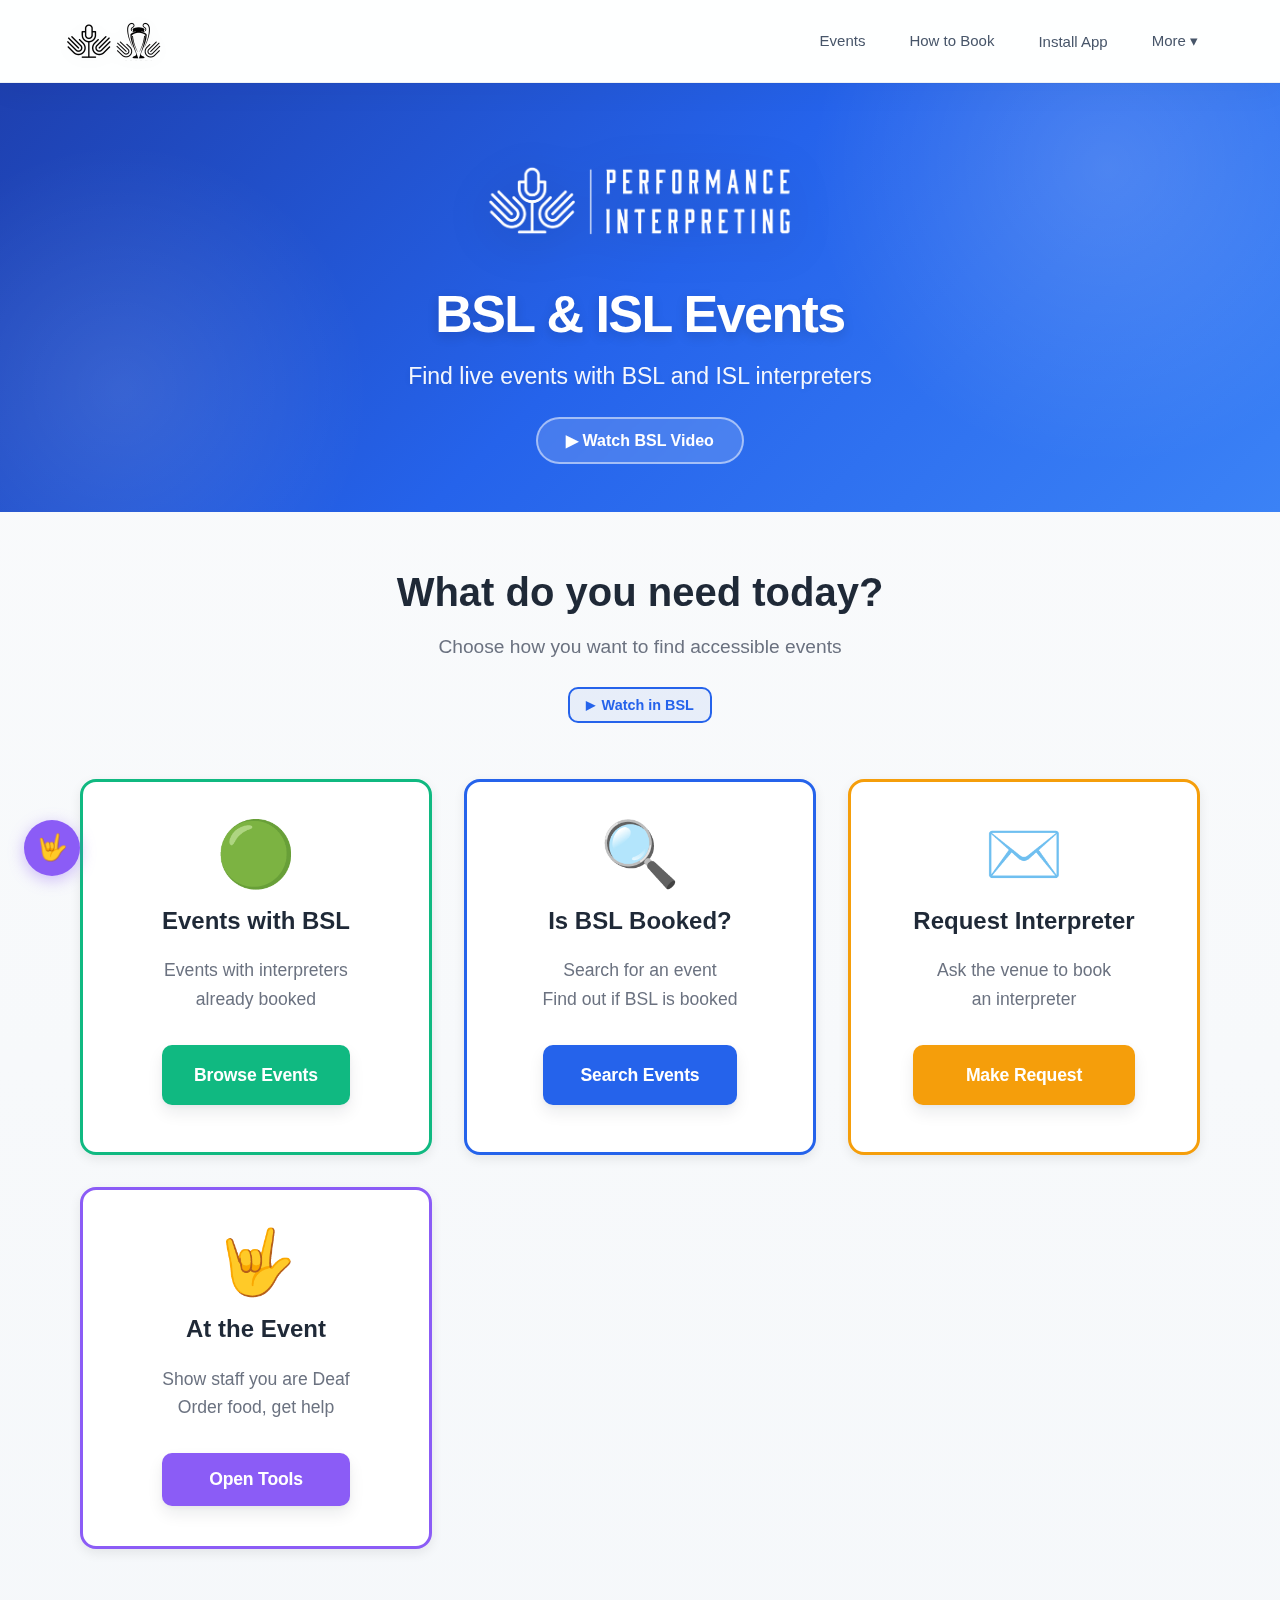
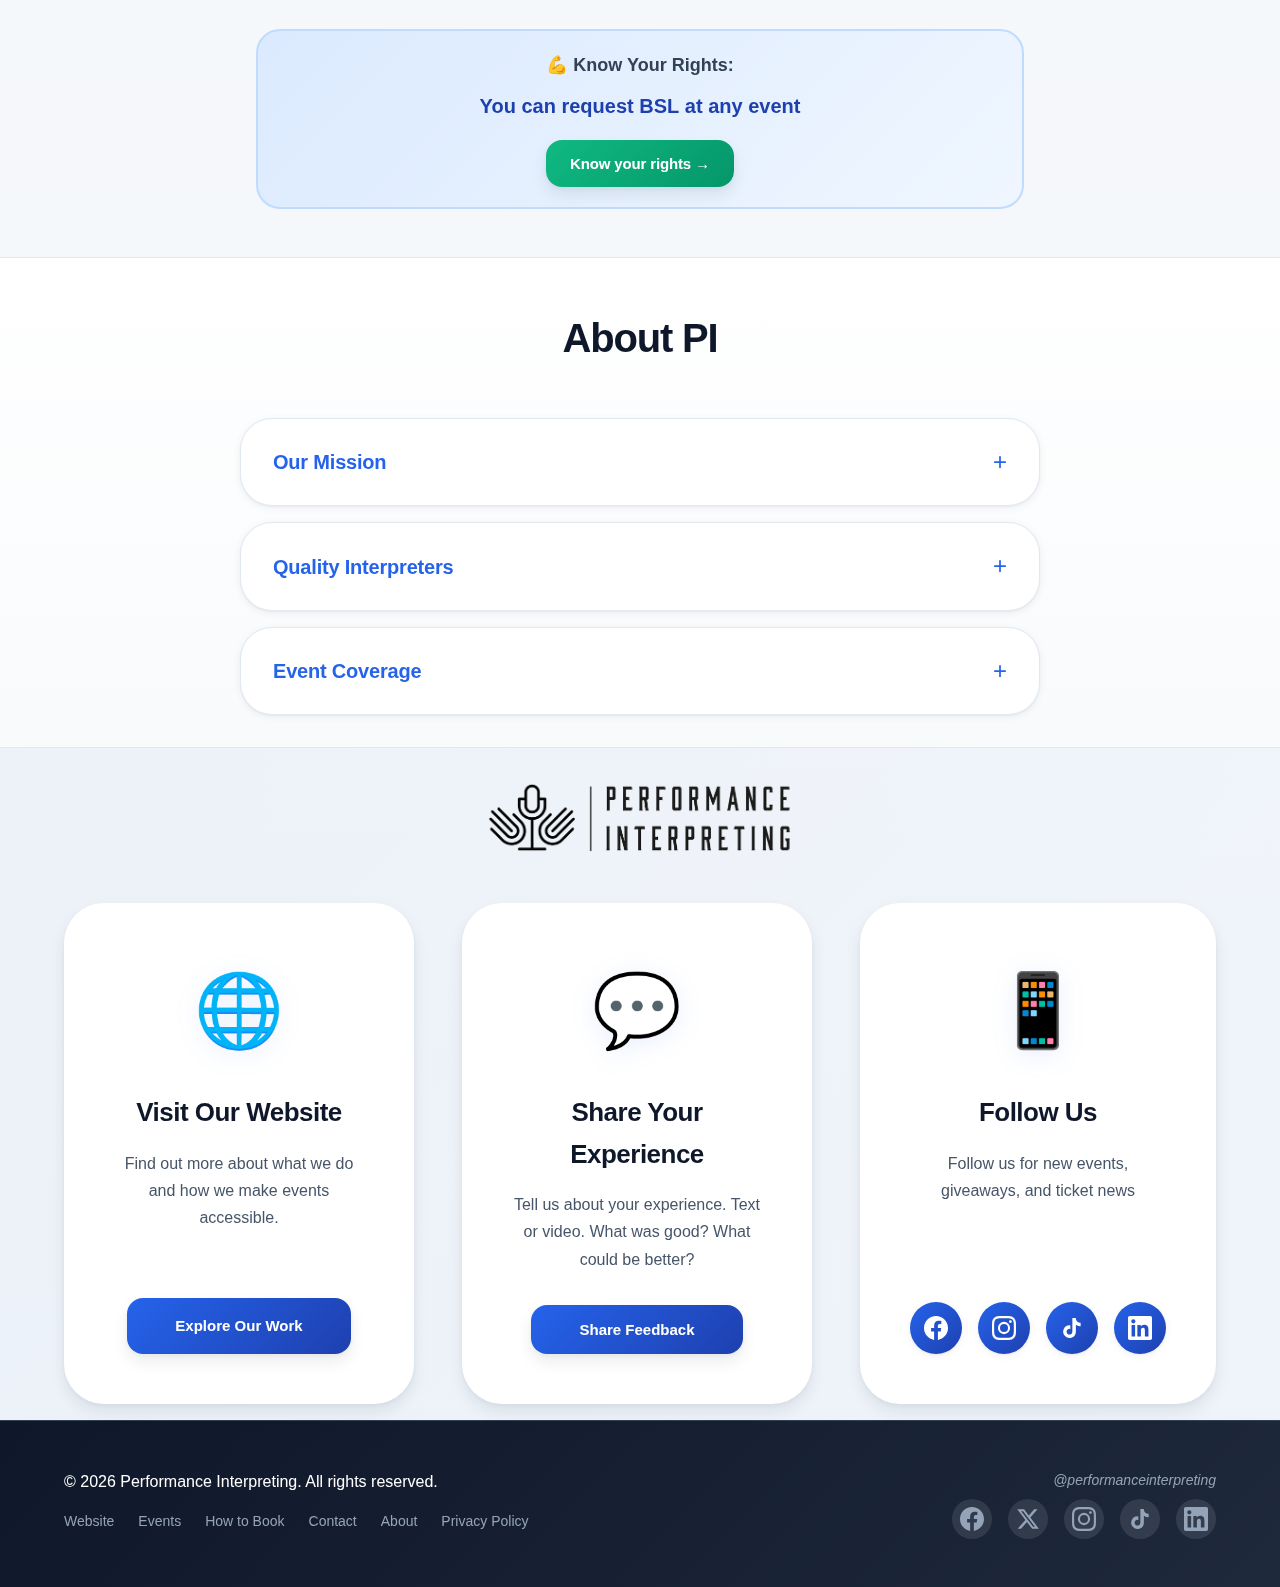
<file: index.html>
<!DOCTYPE html>
<html lang="en">
<head>
    <meta charset="UTF-8">
    <meta name="viewport" content="width=device-width, initial-scale=1.0">
    <meta name="description" content="Find BSL and ISL interpreted events across the UK and Ireland. Professional sign language interpretation for concerts, sports, theatre, and more.">
    <meta name="theme-color" content="#2563EB">

    <!-- Open Graph / Facebook -->
    <meta property="og:type" content="website">
    <meta property="og:url" content="https://app.performanceinterpreting.co.uk/">
    <meta property="og:title" content="BSL & ISL Interpreted Events | Performance Interpreting">
    <meta property="og:description" content="Find BSL and ISL interpreted events across the UK and Ireland. Professional sign language interpretation for concerts, sports, theatre, and more.">
    <meta property="og:image" content="https://app.performanceinterpreting.co.uk/full_pi_logo_long_white.png">

    <!-- Twitter -->
    <meta property="twitter:card" content="summary_large_image">
    <meta property="twitter:url" content="https://app.performanceinterpreting.co.uk/">
    <meta property="twitter:title" content="BSL & ISL Interpreted Events | Performance Interpreting">
    <meta property="twitter:description" content="Find BSL and ISL interpreted events across the UK and Ireland. Professional sign language interpretation for concerts, sports, theatre, and more.">
    <meta property="twitter:image" content="https://app.performanceinterpreting.co.uk/full_pi_logo_long_white.png">

    <title>BSL & ISL Interpreted Events | Performance Interpreting</title>

    <!-- PWA Configuration -->
    <link rel="manifest" href="manifest.json">
    <link rel="icon" type="image/png" href="PI Favicon.png">

    <!-- Preconnect to improve performance -->
    <link rel="preconnect" href="https://docs.google.com">
    <link rel="dns-prefetch" href="https://docs.google.com">

    <!-- Apple Touch Icon for iOS -->
    <link rel="apple-touch-icon" href="PI Favicon.png">
    
    <link rel="stylesheet" href="styles.css?v=1.9.70">
</head>
<body>
    <!-- Skip to Content Link (Accessibility) -->
    <a href="#/flow1" class="skip-to-content">Skip to main content</a>

    <!-- Scroll to Top Button -->
    <button id="scrollTopBtn" class="scroll-top-btn" aria-label="Back to top">
        <svg width="24" height="24" viewBox="0 0 24 24" fill="none" stroke="currentColor" stroke-width="2" stroke-linecap="round" stroke-linejoin="round">
            <polyline points="18 15 12 9 6 15"></polyline>
        </svg>
    </button>

    <!-- At the Event Floating Button -->
    <button id="atEventFab" class="at-event-fab" onclick="openCommSupportModal()" aria-label="At the Event tools">
        <span class="at-event-fab-icon">🤟</span>
    </button>

    <!-- App Header -->
    <header class="app-header">
        <div class="header-content">
            <!-- Back Arrow (left) -->
            <button class="header-back-btn" onclick="handleBackNavigation()" aria-label="Go back">
                <svg width="22" height="22" viewBox="0 0 24 24" fill="none" stroke="currentColor" stroke-width="2.5" stroke-linecap="round" stroke-linejoin="round">
                    <polyline points="15 18 9 12 15 6"></polyline>
                </svg>
            </button>

            <!-- Logo Container (centred) -->
            <a href="#/" class="logo-container" aria-label="Go to Events">
                <img
                    src="side_by_side_PI_logo_black.png"
                    alt="Performance Interpreting Logo"
                    class="logo"
                >
            </a>
            
            <!-- Desktop Navigation -->
<nav class="desktop-nav">
    <a href="#/flow1" class="nav-link">Events</a>
    <a href="#/how-to-book" class="nav-link">How to Book</a>
    <button onclick="openInstallPrompt()" class="nav-link nav-button">Install App</button>
    <div class="nav-dropdown">
        <button class="nav-link nav-button dropdown-toggle" id="moreDropdownBtn">More ▾</button>
        <div class="dropdown-menu" id="moreDropdownMenu">
            <button onclick="openCommSupportModal()" class="dropdown-item">At the Event</button>
            <button onclick="openFeedbackModal()" class="dropdown-item">Share Your Thoughts</button>
            <button onclick="openFestivalChecklistModal()" class="dropdown-item">Festival Checklist</button>
            <button onclick="openKnowYourRightsModal()" class="dropdown-item">Know Your Rights</button>
            <a href="#about" class="dropdown-item" onclick="scrollToSection('about');">About PI</a>
            <a href="#contact" class="dropdown-item" onclick="scrollToSection('contact');">Contact</a>
        </div>
    </div>
</nav>
            
            <!-- Mobile Menu Button -->
            <button class="mobile-menu-btn" id="mobileMenuBtn" aria-label="Menu">
                <span class="hamburger-line"></span>
                <span class="hamburger-line"></span>
                <span class="hamburger-line"></span>
            </button>
        </div>
        
      <!-- Mobile Navigation -->
<nav class="mobile-nav" id="mobileNav">
    <a href="#/flow1" class="mobile-nav-link" onclick="closeMobileMenu()">Events</a>
    <a href="#/how-to-book" class="mobile-nav-link" onclick="closeMobileMenu()">How to Book</a>
    <button onclick="openInstallPrompt()" class="mobile-nav-link mobile-nav-button">Install App</button>
    <div class="mobile-nav-dropdown">
        <button class="mobile-nav-link mobile-nav-button mobile-dropdown-toggle" id="mobileMoreBtn">More ▾</button>
        <div class="mobile-dropdown-menu" id="mobileMoreMenu">
            <button onclick="openCommSupportModal(); closeMobileMenu()" class="mobile-dropdown-item">At the Event</button>
            <button onclick="openFeedbackModal()" class="mobile-dropdown-item">Share Your Thoughts</button>
            <button onclick="openFestivalChecklistModal()" class="mobile-dropdown-item">Festival Checklist</button>
            <button onclick="openKnowYourRightsModal()" class="mobile-dropdown-item">Know Your Rights</button>
            <a href="#about" class="mobile-dropdown-item" onclick="closeMobileMenu(); scrollToSection('about');">About PI</a>
            <a href="#contact" class="mobile-dropdown-item" onclick="closeMobileMenu(); scrollToSection('contact');">Contact</a>
        </div>
    </div>
</nav>
    </header>

    <!-- Hero Section -->
    <section class="hero-section">
        <div class="hero-content">
            <img
                src="pi-logo-white-hires.png"
                alt="Performance Interpreting"
                class="hero-logo"
            >
            <h1 class="hero-title">BSL & ISL Events</h1>
            <p class="hero-subtitle">Find live events with BSL and ISL interpreters</p>
            <button class="bsl-video-btn" onclick="openVideoModal()">▶ Watch BSL Video</button>
        </div>
    </section>

    <!-- BSL Video Modal -->
    <div id="bslVideoModal" class="access-modal" style="display: none;" role="dialog" aria-modal="true">
        <div class="access-modal-overlay" onclick="closeVideoModal()"></div>
        <div class="access-modal-content video-modal-content">
            <button class="access-modal-close" onclick="closeVideoModal()" aria-label="Close">&#10005;</button>
            <video id="bslVideo" controls playsinline preload="metadata" style="width:100%; display:block; border-radius: 8px; max-height: 85vh;">
                <source src="https://media.performanceinterpreting.co.uk/pi-events-bsl-video.mp4" type="video/mp4">
                Your browser does not support video playback.
            </video>
        </div>
    </div>

    <!-- Main Content -->
    <main class="main-content" id="events">

       <!-- HOME FLOW: 3-Card Navigation Hub (NEW) -->
       <div id="homeFlow" style="display: none;">
           <div class="container">
               <div class="home-flow-header">
                   <h2 class="home-flow-title">What do you need today?</h2>
                   <p class="home-flow-subtitle">Choose how you want to find accessible events</p>
                   <div class="bsl-video-link-center">
                       <button class="bsl-video-link" onclick="playBSLVideo('orientation')">
                           <span class="bsl-video-link-icon">▶</span> Watch in BSL
                       </button>
                   </div>
               </div>

               <div class="flow-cards-grid">
                   <!-- Card 1: Events with BSL -->
                   <div class="flow-card flow-card-green">
                       <div class="flow-card-icon">🟢</div>
                       <div class="flow-card-content">
                           <h2 class="flow-card-title">Events with BSL</h2>
                           <p class="flow-card-description">
                               Events with interpreters<br>
                               already booked
                           </p>
                           <a href="#/flow1" class="flow-card-button btn-primary">Browse Events</a>
                       </div>
                   </div>

                   <!-- Card 2: Check BSL -->
                   <div class="flow-card flow-card-blue">
                       <div class="flow-card-icon">🔍</div>
                       <div class="flow-card-content">
                           <h2 class="flow-card-title">Is BSL Booked?</h2>
                           <p class="flow-card-description">
                               Search for an event<br>
                               Find out if BSL is booked
                           </p>
                           <a href="#/flow2" class="flow-card-button btn-primary">Search Events</a>
                       </div>
                   </div>

                   <!-- Card 3: Request BSL -->
                   <div class="flow-card flow-card-orange">
                       <div class="flow-card-icon">✉️</div>
                       <div class="flow-card-content">
                           <h2 class="flow-card-title">Request Interpreter</h2>
                           <p class="flow-card-description">
                               Ask the venue to book<br>
                               an interpreter
                           </p>
                           <a href="#/flow3" class="flow-card-button btn-primary">Make Request</a>
                       </div>
                   </div>

                   <!-- Card 4: At the Event -->
                   <div class="flow-card flow-card-purple">
                       <div class="flow-card-icon">🤟</div>
                       <div class="flow-card-content">
                           <h2 class="flow-card-title">At the Event</h2>
                           <p class="flow-card-description">
                               Show staff you are Deaf<br>
                               Order food, get help
                           </p>
                           <button onclick="openCommSupportModal()" class="flow-card-button btn-primary">Open Tools</button>
                       </div>
                   </div>
               </div>

               <div class="home-flow-footer">
                   <div class="rights-ticker-container">
                       <p class="rights-ticker-label">💪 Know Your Rights:</p>
                       <p id="rightsTicker" class="rights-ticker"></p>
                       <button onclick="openKnowYourRightsModal()" class="btn-secondary" style="margin-top: 16px; display: inline-block;">
                           Know your rights →
                       </button>
                   </div>
               </div>
           </div>
       </div><!-- End homeFlow -->

       <!-- FLOW 1: Events with BSL (Existing content wrapped) -->
       <div id="flow1Section" style="display: none;">

       <!-- Category Selection View -->
       <section class="category-selection-section" id="categorySelectionView">
           <div class="container">
               <!-- Category Search Bar -->
               <div class="category-search-container">
                   <svg class="category-search-icon" width="18" height="18" viewBox="0 0 20 20" fill="none">
                       <path d="M9 17A8 8 0 1 0 9 1a8 8 0 0 0 0 16zM19 19l-4.35-4.35" stroke="currentColor" stroke-width="2" stroke-linecap="round" stroke-linejoin="round"/>
                   </svg>
                   <input type="text" id="categorySearchInput" class="category-search-input" placeholder="Search events, artists, venues..." autocomplete="off">
                   <button class="category-search-clear" id="categorySearchClear" aria-label="Clear search">&times;</button>
               </div>
               <div class="category-search-suggestions" id="categorySearchSuggestions"></div>
               <div class="category-cards-grid" id="categoryCardsContainer">
                   <!-- Will be populated by JavaScript instantly from cache or after fetch -->
               </div>
               <p class="categories-disclaimer">We only show events from venues we work with.</p>
           </div>
       </section>

       <!-- Search and Filters Section -->
<section class="filters-section">
    <div class="container">
        
        <!-- Category Tabs (New!) -->
        <div class="category-tabs-container">
            <div class="category-tabs" id="categoryTabs">
                <!-- Dynamically populated by JavaScript -->
            </div>
        </div>
        
        <!-- Search Bar -->
        <div class="search-container">
            <svg class="search-icon" width="20" height="20" viewBox="0 0 20 20" fill="none">
                <path d="M9 17A8 8 0 1 0 9 1a8 8 0 0 0 0 16zM19 19l-4.35-4.35" stroke="currentColor" stroke-width="2" stroke-linecap="round" stroke-linejoin="round"/>
            </svg>
            <input 
                type="text" 
                id="searchInput" 
                class="search-input" 
                placeholder="Search events..."
                aria-label="Search events"
            >
            <button class="search-clear" id="searchClear" aria-label="Clear search">
                <svg width="16" height="16" viewBox="0 0 16 16" fill="none">
                    <path d="M12 4L4 12M4 4l8 8" stroke="currentColor" stroke-width="2" stroke-linecap="round"/>
                </svg>
            </button>
        </div>

        <!-- Did You Mean? Suggestions -->
        <div id="searchSuggestions" class="search-suggestions" style="display: none;" role="status" aria-live="polite">
            <span class="suggestion-label">Did you mean:</span>
            <div class="suggestion-items" id="suggestionItems"></div>
        </div>

        <!-- Simplified Filter Pills (Removed Category Filter) -->
        <div class="filters-container">
            <!-- Time Filter -->
            <div class="filter-group">
                <label class="filter-label">When</label>
                <select id="timeFilter" class="filter-select">
                    <option value="all">All Events</option>
                    <option value="week">This Week</option>
                    <option value="month">This Month</option>
                    <option value="select-month">Select Month</option>
                </select>
            </div>

            <!-- Month Selector (hidden by default) -->
            <div class="filter-group" id="monthSelector" style="display: none;">
                <label class="filter-label">Month</label>
                <select id="monthFilter" class="filter-select">
                    <!-- Dynamically populated -->
                </select>
            </div>

            <!-- Interpretation Filter -->
            <div class="filter-group">
                <label class="filter-label">Interpretation</label>
                <select id="interpretationFilter" class="filter-select">
                    <option value="all">All</option>
                    <option value="BSL">BSL</option>
                    <option value="ISL">ISL</option>
                </select>
            </div>

            <!-- Location Filter -->
            <div class="filter-group">
                <label class="filter-label">Location</label>
                <select id="locationFilter" class="filter-select">
                    <option value="all">All Locations</option>
                    <!-- Dynamically populated -->
                </select>
            </div>
        </div>

        <!-- Active Filters Display -->
        <div class="active-filters" id="activeFilters"></div>
    </div>
</section>

        <!-- Events Grid Section -->
        <section class="events-section">
            <div class="container">
                
                <!-- Results Header -->
                <div class="results-header">
                    <div class="results-header-content" aria-live="polite">
                        <h2 class="results-title" id="resultsTitle">Loading events...</h2>
                    </div>
                    <div class="results-header-actions">
                        <!-- View Toggle -->
                        <div class="view-toggle" id="viewToggle">
                            <button class="view-toggle-btn active" data-view="card" aria-label="Card view" title="Card view">
                                <svg width="20" height="20" viewBox="0 0 24 24" fill="none" stroke="currentColor" stroke-width="2">
                                    <rect x="3" y="3" width="18" height="7"></rect>
                                    <rect x="3" y="14" width="18" height="7"></rect>
                                </svg>
                            </button>
                            <button class="view-toggle-btn" data-view="compact" aria-label="Compact view" title="Compact view">
                                <svg width="20" height="20" viewBox="0 0 24 24" fill="none" stroke="currentColor" stroke-width="2">
                                    <rect x="3" y="3" width="7" height="7"></rect>
                                    <rect x="14" y="3" width="7" height="7"></rect>
                                    <rect x="3" y="14" width="7" height="7"></rect>
                                    <rect x="14" y="14" width="7" height="7"></rect>
                                </svg>
                            </button>
                            <button class="view-toggle-btn" data-view="list" aria-label="List view" title="List view">
                                <svg width="20" height="20" viewBox="0 0 24 24" fill="none" stroke="currentColor" stroke-width="2">
                                    <line x1="8" y1="6" x2="21" y2="6"></line>
                                    <line x1="8" y1="12" x2="21" y2="12"></line>
                                    <line x1="8" y1="18" x2="21" y2="18"></line>
                                    <line x1="3" y1="6" x2="3.01" y2="6"></line>
                                    <line x1="3" y1="12" x2="3.01" y2="12"></line>
                                    <line x1="3" y1="18" x2="3.01" y2="18"></line>
                                </svg>
                            </button>
                        </div>
                        <button class="refresh-btn" id="refreshBtn" aria-label="Refresh events">
                            <svg class="refresh-icon" width="20" height="20" viewBox="0 0 20 20" fill="none">
                                <path d="M1 4v6h6M19 16v-6h-6M2.51 9A9 9 0 0 1 17.5 6.5M17.49 11A9 9 0 0 1 2.5 13.5" stroke="currentColor" stroke-width="2" stroke-linecap="round" stroke-linejoin="round"/>
                            </svg>
                            <span>Refresh</span>
                        </button>
                    </div>
                </div>

                <!-- Loading State -->
                <div class="loading-state" id="loadingState">
                    <div class="loading-spinner"></div>
                    <p>Loading events...</p>
                </div>

                <!-- Empty State -->
                <div class="empty-state" id="emptyState">
                    <svg class="empty-icon" width="80" height="80" viewBox="0 0 80 80" fill="none">
                        <circle cx="40" cy="40" r="38" stroke="#E5E7EB" stroke-width="4"/>
                        <path d="M40 20v24M40 52v4" stroke="#9CA3AF" stroke-width="4" stroke-linecap="round"/>
                    </svg>
                    <h3>No events found</h3>
                    <p>Try adjusting your filters or search terms</p>
                </div>

                <!-- Events Grid -->
                <div class="events-grid" id="eventsGrid">
                    <!-- Event cards will be dynamically inserted here -->
                </div>
            </div>
        </section>

       </div><!-- End flow1Section -->

       <!-- FLOW 2: Check BSL Booking (NEW) -->
       <div id="flow2Section" style="display: none;">
           <div class="container">
               <div class="flow-header">
                   <h2 class="flow-title">Is BSL Booked?</h2>
                   <p class="flow-subtitle">Search for an event<br>Find out if BSL is booked</p>
               </div>

               <div class="search-flow-container">
                   <input
                       type="text"
                       id="flow2SearchInput"
                       class="flow-search-input"
                       placeholder="Search event name..."
                       aria-label="Search for event"
                   >
                   <button id="flow2SearchBtn" class="flow-search-btn">Search</button>
               </div>

               <div id="flow2Results" class="flow-results">
                   <p class="placeholder-text">🔍 Type the event name to check BSL</p>
               </div>
           </div>
       </div><!-- End flow2Section -->

       <!-- FLOW 3: Request BSL (NEW) -->
       <div id="flow3Section" style="display: none;">
           <div class="container">
               <div class="flow-header">
                   <h2 class="flow-title">Request an Interpreter</h2>
                   <p class="flow-subtitle">Ask a venue to book an interpreter<br>We help you ask</p>
                   <div class="bsl-video-link-center">
                       <button class="bsl-video-link" onclick="playBSLVideo('request')">
                           <span class="bsl-video-link-icon">▶</span> Watch in BSL
                       </button>
                   </div>
               </div>

               <div class="request-form-container">
                   <form id="requestBSLForm" class="request-form">
                       <div class="form-group">
                           <label for="eventName">Event Name</label>
                           <input type="text" id="eventName" required placeholder="e.g. Ed Sheeran" aria-describedby="eventNameError">
                           <span id="eventNameError" class="form-error" role="alert" aria-live="assertive"></span>
                       </div>

                       <div class="form-group">
                           <label for="venueName">Venue</label>
                           <input type="text" id="venueName" required placeholder="e.g. Wembley Stadium" aria-describedby="venueNameError">
                           <span id="venueNameError" class="form-error" role="alert" aria-live="assertive"></span>
                           <div id="venueMatches" class="venue-matches" style="display: none;"></div>
                           <div id="venueEmailStatus" class="venue-email-status"></div>
                       </div>

                       <div class="form-group">
                           <label for="eventDate">Date (if known)</label>
                           <input type="text" id="eventDate" placeholder="e.g. 20 July 2026">
                       </div>

                       <div class="form-group">
                           <label for="venueEmail">Venue's Access Email</label>
                           <input type="email" id="venueEmail" placeholder="Auto-filled or type your own..." aria-describedby="venueEmailError">
                           <span id="venueEmailError" class="form-error" role="alert" aria-live="assertive"></span>
                       </div>

                       <button type="submit" class="btn-primary btn-large">Generate Message</button>
                   </form>

                   <div id="messageTemplate" class="message-template" style="display: none;">
                       <h3>Your Message</h3>
                       <div id="messageContent" class="message-content"></div>
                       <div class="message-actions">
                           <button class="btn-primary" onclick="copyMessage()">Copy Message</button>
                           <button class="btn-secondary" onclick="openEmail()">Open Email</button>
                       </div>
                       <p id="emailNote" class="email-note"></p>
                   </div>
               </div>
           </div>
       </div><!-- End flow3Section -->

       <!-- BOOKING GUIDE SECTION (SPA Integration) -->
       <div id="bookingGuideSection" class="booking-guide-section" style="display: none;">
           <div class="hero-section" style="padding: 60px 20px 20px;">
               <div class="hero-content">
                   <h1 class="hero-title">How to Book BSL & ISL Tickets</h1>
                   <p class="bg-no-tickets-notice"><span class="bg-no-tickets-chevron">›››</span> <span class="bg-no-tickets-text">We <u>DO NOT</u> sell tickets</span> <span class="bg-no-tickets-chevron bg-no-tickets-chevron-right">‹‹‹</span></p>
                   <p class="hero-subtitle" style="max-width: 800px;">This guide helps you book BSL and ISL tickets at venues.</p>
                   <p class="hero-subtitle" style="margin-top: 15px; opacity: 0.9;">We update this often. Details may change.</p>
               </div>
           </div>

           <div class="bg-sections-grid">
               <div class="bg-section-card" onclick="openBgModal('bgBookingModal')">
                   <div class="bg-section-header">
                       <span class="bg-section-icon">✅</span>
                       <h3 class="bg-section-title">How to Book</h3>
                       <p class="bg-section-subtitle">Step-by-Step Guide</p>
                       <p class="bg-click-hint"><u>CLICK</u> TO OPEN</p>
                   </div>
               </div>

               <div class="bg-section-card" onclick="openBgModal('bgVenuesModal')">
                   <div class="bg-section-header">
                       <span class="bg-section-icon">🏟️</span>
                       <h3 class="bg-section-title">Venues</h3>
                       <p class="bg-section-subtitle">VRS &amp; Email Contact Details</p>
                       <p class="bg-click-hint"><u>CLICK</u> TO OPEN</p>
                   </div>
               </div>

               <div class="bg-section-card" onclick="openBgModal('bgTipsModal')">
                   <div class="bg-section-header">
                       <span class="bg-section-icon">💡</span>
                       <h3 class="bg-section-title">Quick Tips</h3>
                       <p class="bg-section-subtitle">Make Booking Easier</p>
                       <p class="bg-click-hint"><u>CLICK</u> TO OPEN</p>
                   </div>
               </div>

               <div class="bg-section-card" onclick="openBgModal('bgFaqModal')">
                   <div class="bg-section-header">
                       <span class="bg-section-icon">❓</span>
                       <h3 class="bg-section-title">FAQs</h3>
                       <p class="bg-section-subtitle">Common Questions</p>
                       <p class="bg-click-hint"><u>CLICK</u> TO OPEN</p>
                   </div>
               </div>
           </div>
       </div><!-- End bookingGuideSection -->

        <!-- About Section -->
        <section class="about-section">
            <div class="container">
                <div id="about"></div>
                <div class="about-content">
                    <h2 class="section-title">About PI</h2>
                    <div class="about-accordion">
                        <details class="about-card">
                            <summary><h3>Our Mission</h3></summary>
                            <div class="about-card-body">
                                <p>We make live events accessible for Deaf people.</p>
                                <p>Our BSL and ISL interpreters work at concerts, festivals, sports, comedy, and theatre across the UK and Ireland.</p>
                                <p>We bring every lyric, goal, and laugh to life in sign language.</p>
                            </div>
                        </details>

                        <details class="about-card">
                            <summary><h3>Quality Interpreters</h3></summary>
                            <div class="about-card-body">
                                <p>Our interpreters are skilled performers. They are trained for live events and matched to the right type of show.</p>
                                <p>They don't just sign the words — they show the rhythm, feeling, and emotion too.</p>
                                <p><strong>All our interpreters are qualified and registered with the NRCPD.</strong></p>
                            </div>
                        </details>

                        <details class="about-card">
                            <summary><h3>Event Coverage</h3></summary>
                            <div class="about-card-body">
                                <ul class="coverage-list">
                                    <li>Concerts, tours, and festivals</li>
                                    <li>Sports and big events</li>
                                    <li>Comedy and theatre</li>
                                    <li>Community and work events</li>
                                    <li>Celebrity and high-profile events</li>
                                </ul>
                            </div>
                        </details>
                    </div>
                </div>
            </div>
        </section>

        <!-- Get in Touch Section -->
        <section id="contact" class="contact-section">
            <div class="container">
                <div class="contact-header">
                    <img src="pi-logo-black-hires.png" alt="Performance Interpreting" class="contact-logo">
                </div>

                <div class="contact-grid">
                    <!-- Visit Website -->
                    <div class="contact-card">
                        <div class="contact-icon-large">&#127760;</div>
                        <div class="contact-card-content">
                            <h3>Visit Our Website</h3>
                            <p>Find out more about what we do and how we make events accessible.</p>
                            <a href="https://www.performanceinterpreting.co.uk" target="_blank" rel="noopener" class="contact-btn">
                                Explore Our Work
                            </a>
                        </div>
                    </div>

                    <!-- Give Feedback -->
                    <div class="contact-card">
                        <div class="contact-icon-large">&#128172;</div>
                        <div class="contact-card-content">
                            <h3>Share Your Experience</h3>
                            <p>Tell us about your experience. Text or video. What was good? What could be better?</p>
                            <button onclick="openFeedbackModal()" class="contact-btn">
                                Share Feedback
                            </button>
                        </div>
                    </div>

                    <!-- Follow Us -->
                    <div class="contact-card">
                        <div class="contact-icon-large">&#128241;</div>
                        <div class="contact-card-content">
                            <h3>Follow Us</h3>
                            <p>Follow us for new events, giveaways, and ticket news</p>
                        <div class="social-icons-large">
                            <a href="https://www.facebook.com/performanceinterpreting" target="_blank" rel="noopener" aria-label="Facebook">
                                <svg width="24" height="24" viewBox="0 0 24 24" fill="currentColor">
                                    <path d="M24 12.073c0-6.627-5.373-12-12-12s-12 5.373-12 12c0 5.99 4.388 10.954 10.125 11.854v-8.385H7.078v-3.47h3.047V9.43c0-3.007 1.792-4.669 4.533-4.669 1.312 0 2.686.235 2.686.235v2.953H15.83c-1.491 0-1.956.925-1.956 1.874v2.25h3.328l-.532 3.47h-2.796v8.385C19.612 23.027 24 18.062 24 12.073z"/>
                                </svg>
                            </a>
                            <a href="https://www.instagram.com/performanceinterpreting/" target="_blank" rel="noopener" aria-label="Instagram">
                                <svg width="24" height="24" viewBox="0 0 24 24" fill="currentColor">
                                    <path d="M12 2.163c3.204 0 3.584.012 4.85.07 3.252.148 4.771 1.691 4.919 4.919.058 1.265.069 1.645.069 4.849 0 3.205-.012 3.584-.069 4.849-.149 3.225-1.664 4.771-4.919 4.919-1.266.058-1.644.07-4.85.07-3.204 0-3.584-.012-4.849-.07-3.26-.149-4.771-1.699-4.919-4.92-.058-1.265-.07-1.644-.07-4.849 0-3.204.013-3.583.07-4.849.149-3.227 1.664-4.771 4.919-4.919 1.266-.057 1.645-.069 4.849-.069zM12 0C8.741 0 8.333.014 7.053.072 2.695.272.273 2.69.073 7.052.014 8.333 0 8.741 0 12c0 3.259.014 3.668.072 4.948.2 4.358 2.618 6.78 6.98 6.98C8.333 23.986 8.741 24 12 24c3.259 0 3.668-.014 4.948-.072 4.354-.2 6.782-2.618 6.979-6.98.059-1.28.073-1.689.073-4.948 0-3.259-.014-3.667-.072-4.947-.196-4.354-2.617-6.78-6.979-6.98C15.668.014 15.259 0 12 0zm0 5.838a6.162 6.162 0 100 12.324 6.162 6.162 0 000-12.324zM12 16a4 4 0 110-8 4 4 0 010 8zm6.406-11.845a1.44 1.44 0 100 2.881 1.44 1.44 0 000-2.881z"/>
                                </svg>
                            </a>
                            <a href="https://www.tiktok.com/@performinterp" target="_blank" rel="noopener" aria-label="TikTok">
                                <svg width="24" height="24" viewBox="0 0 24 24" fill="currentColor">
                                    <path d="M19.59 6.69a4.83 4.83 0 01-3.77-4.25V2h-3.45v13.67a2.89 2.89 0 01-5.2 1.74 2.89 2.89 0 012.31-4.64 2.93 2.93 0 01.88.13V9.4a6.84 6.84 0 00-1-.05A6.33 6.33 0 005 20.1a6.34 6.34 0 0010.86-4.43v-7a8.16 8.16 0 004.77 1.52v-3.4a4.85 4.85 0 01-1-.1z"/>
                                </svg>
                            </a>
                            <a href="https://www.linkedin.com/company/performance-interpreting" target="_blank" rel="noopener" aria-label="LinkedIn">
                                <svg width="24" height="24" viewBox="0 0 24 24" fill="currentColor">
                                    <path d="M20.447 20.452h-3.554v-5.569c0-1.328-.027-3.037-1.852-3.037-1.853 0-2.136 1.445-2.136 2.939v5.667H9.351V9h3.414v1.561h.046c.477-.9 1.637-1.85 3.37-1.85 3.601 0 4.267 2.37 4.267 5.455v6.286zM5.337 7.433c-1.144 0-2.063-.926-2.063-2.065 0-1.138.92-2.063 2.063-2.063 1.14 0 2.064.925 2.064 2.063 0 1.139-.925 2.065-2.064 2.065zm1.782 13.019H3.555V9h3.564v11.452zM22.225 0H1.771C.792 0 0 .774 0 1.729v20.542C0 23.227.792 24 1.771 24h20.451C23.2 24 24 23.227 24 22.271V1.729C24 .774 23.2 0 22.222 0h.003z"/>
                                </svg>
                            </a>
                        </div>
                        </div>
                    </div>
                </div>
            </div>
        </section>

        <!-- GET ACCESS MODAL (NEW) -->
        <div id="getAccessModal" class="access-modal" style="display: none;" role="dialog" aria-modal="true" aria-labelledby="getAccessModalTitle">
            <div class="access-modal-overlay" onclick="closeGetAccessModal()"></div>
            <div class="access-modal-content">
                <button class="access-modal-close" onclick="closeGetAccessModal()" aria-label="Close dialog">✕</button>

                <h2 class="access-modal-title" id="getAccessModalTitle">How to Book BSL Tickets</h2>
                <p class="access-modal-subtitle">Follow these 3 simple steps</p>

                <div class="access-steps-grid">
                    <!-- Step 1 -->
                    <div class="access-step">
                        <div class="access-step-number">1</div>
                        <div class="access-step-icon">📞</div>
                        <h3>Contact Venue</h3>
                        <p>Call or email the venue<br>Ask for the access team</p>
                    </div>

                    <!-- Step 2 -->
                    <div class="access-step">
                        <div class="access-step-number">2</div>
                        <div class="access-step-icon">🎟️</div>
                        <h3>Ask for BSL Tickets</h3>
                        <p>Tell them you need BSL<br>Ask for seats near the interpreter</p>
                    </div>

                    <!-- Step 3 -->
                    <div class="access-step">
                        <div class="access-step-number">3</div>
                        <div class="access-step-icon">✅</div>
                        <h3>Arrive & Enjoy!</h3>
                        <p>Show your booking<br>Enjoy the event!</p>
                    </div>
                </div>

                <div class="access-modal-actions">
                    <button class="btn-primary btn-large" onclick="emailVenueFromModal()">
                        ✉️ Email Venue
                    </button>
                    <a href="#/how-to-book" class="btn-secondary btn-large">
                        📋 Full Booking Guide
                    </a>
                </div>

                <div class="access-modal-note">
                    <strong>💡 Know Your Rights:</strong><br>
                    You can ask venues for access.<br>
                    The law says they must consider your request.
                </div>
            </div>
        </div>

        <!-- ACCESS FIRST MODAL (Primary booking modal for green badge events) -->
        <div id="accessFirstModal" class="access-modal" style="display: none;" role="dialog" aria-modal="true" aria-labelledby="accessFirstModalTitle">
            <div class="access-modal-overlay" onclick="closeAccessFirstModal()"></div>
            <div class="access-modal-content">
                <button class="access-modal-close" onclick="closeAccessFirstModal()" aria-label="Close dialog">✕</button>

                <h2 class="access-modal-title" id="accessFirstModalTitle">Book BSL Tickets</h2>
                <p class="access-modal-subtitle" id="accessFirstEventName">Booking accessible tickets</p>

                <div class="bsl-video-link-center">
                    <button class="bsl-video-link" onclick="playBSLVideo('booking')">
                        <span class="bsl-video-link-icon">▶</span> Watch in BSL
                    </button>
                </div>

                <div class="access-modal-actions">
                    <!-- VRS button (primary when available - BSL is users' main language) -->
                    <button class="btn-primary btn-large" onclick="openVRSLink()" id="vrsButton" style="display: none;">
                        <span id="vrsButtonText">📹 Use SignVideo (Recommended)</span>
                    </button>

                    <!-- Email button - label updated dynamically based on whether we have venue email -->
                    <button class="btn-primary btn-large" onclick="generateAccessEmail()" id="generateEmailBtn">
                        ✉️ Email Venue Access Team
                    </button>

                    <!-- Event Info button (shown when EVENT URL available) -->
                    <button class="btn-slate btn-large" onclick="openTicketLink()" id="ticketLinkButton" style="display: none;">
                        🔗 Event Info
                    </button>

                    <!-- Conditional official site button -->
                    <button class="btn-secondary btn-large" onclick="openOfficialSite()" id="officialSiteButton" style="display: none;">
                        🌐 Visit Official Site
                    </button>
                </div>

                <div class="access-modal-note">
                    <strong>💡 Tip:</strong><br>
                    Contact venue before buying tickets<br>
                    Ask for BSL accessible seating
                </div>
            </div>
        </div>

        <!-- GET TICKETS MODAL (Interception for accessible booking) -->
        <div id="getTicketsModal" class="access-modal" style="display: none;" role="dialog" aria-modal="true" aria-labelledby="getTicketsModalTitle">
            <div class="access-modal-overlay" onclick="closeGetTicketsModal()"></div>
            <div class="access-modal-content">
                <button class="access-modal-close" onclick="closeGetTicketsModal()" aria-label="Close dialog">✕</button>

                <h2 class="access-modal-title" id="getTicketsModalTitle">How to book BSL tickets</h2>
                <p class="access-modal-subtitle">Before you buy tickets</p>

                <div class="access-steps-grid">
                    <!-- Step 1 -->
                    <div class="access-step">
                        <div class="access-step-number">1</div>
                        <div class="access-step-icon">📧</div>
                        <h3>Contact the Venue First</h3>
                        <p>Use SignVideo or email<br>Ask for the access team</p>
                    </div>

                    <!-- Step 2 -->
                    <div class="access-step">
                        <div class="access-step-number">2</div>
                        <div class="access-step-icon">👁️</div>
                        <h3>Ask for Good Seats</h3>
                        <p>Ask for seats near the interpreter<br>You need a clear view of signing</p>
                    </div>

                    <!-- Step 3 -->
                    <div class="access-step">
                        <div class="access-step-number">3</div>
                        <div class="access-step-icon">🎟️</div>
                        <h3>Already Got Tickets?</h3>
                        <p>Contact the venue<br>Ask to move to the BSL area</p>
                    </div>
                </div>

                <div class="access-modal-actions">
                    <button class="btn-slate btn-large" onclick="continueToTickets()" id="continueToTicketsBtn">
                        🔗 Event Info
                    </button>
                    <button class="btn-secondary btn-large" onclick="openSignVideoLink()" id="signVideoBtn" style="display: none;">
                        📹 Use SignVideo
                    </button>
                    <button class="btn-secondary btn-large" onclick="contactVenueFromTicketsModal()" id="contactVenueBtn" style="display: none;">
                        ✉️ Email Venue
                    </button>
                </div>

                <div class="access-modal-note">
                    <strong>💡 Tip:</strong><br>
                    Contact the venue before you buy tickets.<br>
                    The best seats might be saved for you.
                </div>
            </div>
        </div>

        <!-- VENUE BOOKING GUIDE MODAL (Venue-specific instructions) -->
        <div id="venueBookingModal" class="access-modal" style="display: none;" role="dialog" aria-modal="true" aria-labelledby="venueBookingTitle">
            <div class="access-modal-overlay" onclick="closeVenueBookingModal()"></div>
            <div class="access-modal-content">
                <button class="access-modal-close" onclick="closeVenueBookingModal()" aria-label="Close dialog">✕</button>

                <h2 class="access-modal-title" id="venueBookingTitle">How to Book</h2>
                <p class="access-modal-subtitle" id="venueBookingVenue"></p>

                <div id="venueBookingContent" class="venue-booking-content">
                    <!-- Content injected by JS -->
                </div>

                <div class="access-modal-actions">
                    <a href="#/how-to-book" class="btn-secondary btn-large">
                        📋 Full Booking Guide
                    </a>
                </div>
            </div>
        </div>

    <!-- Booking Guide: How to Book Modal -->
    <div class="bg-modal-overlay" id="bgBookingModal" onclick="closeBgModalOnOverlay(event, 'bgBookingModal')">
        <div class="bg-modal-container">
            <div class="bg-modal-header">
                <div class="bg-modal-header-content">
                    <span class="bg-modal-icon">✅</span>
                    <div class="bg-modal-header-text">
                        <h2>How to Book</h2>
                        <p>Step-by-step guide</p>
                    </div>
                </div>
                <button class="bg-modal-close" onclick="closeBgModal('bgBookingModal')">✕</button>
            </div>
            <div class="bg-modal-body">
                <div class="bg-booking-bsl-video">
                    <button class="bsl-video-link" onclick="playBSLVideo('how-to-book')">
                        <span class="bsl-video-link-icon">▶</span> Watch in BSL
                    </button>
                </div>
                <div class="bg-tip-item">
                    <div class="bg-tip-header" onclick="toggleBgTip(this)">
                        <span class="bg-step-number">1</span>
                        <span class="bg-tip-title">Find Your Event</span>
                        <span class="bg-tip-toggle">▶</span>
                    </div>
                    <div class="bg-tip-body">
                        <p>Look at the events on this app. Each event shows which interpreter will be there.</p>
                    </div>
                </div>
                <div class="bg-tip-item">
                    <div class="bg-tip-header" onclick="toggleBgTip(this)">
                        <span class="bg-step-number">2</span>
                        <span class="bg-tip-title">Check the Venues List</span>
                        <span class="bg-tip-toggle">▶</span>
                    </div>
                    <div class="bg-tip-body">
                        <p>Check the venues list. Some venues always have interpreters. Some need you to ask first.</p>
                    </div>
                </div>
                <div class="bg-tip-item">
                    <div class="bg-tip-header" onclick="toggleBgTip(this)">
                        <span class="bg-step-number">3</span>
                        <span class="bg-tip-title">Contact the Venue</span>
                        <span class="bg-tip-toggle">▶</span>
                    </div>
                    <div class="bg-tip-body">
                        <p>Contact the venue. Use the details in the venues list. Many venues have SignVideo for BSL users.</p>
                    </div>
                </div>
                <div class="bg-tip-item">
                    <div class="bg-tip-header" onclick="toggleBgTip(this)">
                        <span class="bg-step-number">4</span>
                        <span class="bg-tip-title">Tell the Venue What You Need</span>
                        <span class="bg-tip-toggle">▶</span>
                    </div>
                    <div class="bg-tip-body">
                        <p>Tell the venue:<br>— You need BSL or ISL<br>— The event name and date<br>— How many people in your group<br>— If you need companion tickets</p>
                    </div>
                </div>
                <div class="bg-tip-item">
                    <div class="bg-tip-header" onclick="toggleBgTip(this)">
                        <span class="bg-step-number">5</span>
                        <span class="bg-tip-title">Get Email Confirmation</span>
                        <span class="bg-tip-toggle">▶</span>
                    </div>
                    <div class="bg-tip-body">
                        <p>Ask for an email to confirm your booking. Save it. Bring it with you on the day.</p>
                    </div>
                </div>
                <div class="bg-tip-item">
                    <div class="bg-tip-header" onclick="toggleBgTip(this)">
                        <span class="bg-step-number">6</span>
                        <span class="bg-tip-title">Enjoy the Event!</span>
                        <span class="bg-tip-toggle">▶</span>
                    </div>
                    <div class="bg-tip-body">
                        <p>Arrive early. Find the BSL viewing area. If you have a problem, ask venue staff for help.</p>
                    </div>
                </div>
            </div>
        </div>
    </div>

    <!-- Booking Guide: Tips Modal -->
    <div class="bg-modal-overlay" id="bgTipsModal" onclick="closeBgModalOnOverlay(event, 'bgTipsModal')">
        <div class="bg-modal-container">
            <div class="bg-modal-header">
                <div class="bg-modal-header-content">
                    <span class="bg-modal-icon">💡</span>
                    <div class="bg-modal-header-text">
                        <h2>Quick Tips</h2>
                        <p>Make booking easier</p>
                    </div>
                </div>
                <button class="bg-modal-close" onclick="closeBgModal('bgTipsModal')">✕</button>
            </div>
            <div class="bg-modal-body">
                <div class="bsl-video-link-center">
                    <button class="bsl-video-link" onclick="playBSLVideo('tips')">
                        <span class="bsl-video-link-icon">▶</span> Watch in BSL
                    </button>
                </div>
                <div class="bg-tip-item">
                    <div class="bg-tip-header" onclick="toggleBgTip(this)">
                        <span class="bg-tip-icon">📞</span>
                        <span class="bg-tip-title">Use the Access Booking Line</span>
                        <span class="bg-tip-toggle">▶</span>
                    </div>
                    <div class="bg-tip-body">
                        <div class="bg-tip-body-inner">
                            <p>The access team knows about BSL and ISL. Don't call the normal ticket number.</p>
                        </div>
                    </div>
                </div>
                <div class="bg-tip-item">
                    <div class="bg-tip-header" onclick="toggleBgTip(this)">
                        <span class="bg-tip-icon">👀</span>
                        <span class="bg-tip-title">Ask for the Best Seats</span>
                        <span class="bg-tip-toggle">▶</span>
                    </div>
                    <div class="bg-tip-body">
                        <div class="bg-tip-body-inner">
                            <p>Ask for seats where you can see the interpreter clearly. Many venues have a BSL viewing area.</p>
                        </div>
                    </div>
                </div>
                <div class="bg-tip-item">
                    <div class="bg-tip-header" onclick="toggleBgTip(this)">
                        <span class="bg-tip-icon">✉️</span>
                        <span class="bg-tip-title">Get Email Confirmation</span>
                        <span class="bg-tip-toggle">▶</span>
                    </div>
                    <div class="bg-tip-body">
                        <div class="bg-tip-body-inner">
                            <p>Ask the venue to send you an email to confirm BSL is booked. Save the email. Bring it to the event.</p>
                        </div>
                    </div>
                </div>
                <div class="bg-tip-item">
                    <div class="bg-tip-header" onclick="toggleBgTip(this)">
                        <span class="bg-tip-icon">⏰</span>
                        <span class="bg-tip-title">Arrive Early</span>
                        <span class="bg-tip-toggle">▶</span>
                    </div>
                    <div class="bg-tip-body">
                        <div class="bg-tip-body-inner">
                            <p>Come early so you can find the BSL area and get comfortable before the show starts.</p>
                        </div>
                    </div>
                </div>
                <div class="bg-tip-item">
                    <div class="bg-tip-header" onclick="toggleBgTip(this)">
                        <span class="bg-tip-icon">💬</span>
                        <span class="bg-tip-title">Tell Us How It Went</span>
                        <span class="bg-tip-toggle">▶</span>
                    </div>
                    <div class="bg-tip-body">
                        <div class="bg-tip-body-inner">
                            <p>We want to hear from you. Your feedback helps us make events better for everyone.</p>
                            <button onclick="openFeedbackModal(); closeBgModal('bgTipsModal');" style="margin-top: 10px; padding: 10px 20px; background: var(--primary); color: white; border: none; border-radius: 8px; font-weight: 600; font-size: 0.95rem; cursor: pointer;">Share Your Thoughts</button>
                        </div>
                    </div>
                </div>
            </div>
        </div>
    </div>

    <!-- Booking Guide: FAQ Modal -->
    <div class="bg-modal-overlay" id="bgFaqModal" onclick="closeBgModalOnOverlay(event, 'bgFaqModal')">
        <div class="bg-modal-container">
            <div class="bg-modal-header">
                <div class="bg-modal-header-content">
                    <span class="bg-modal-icon">❓</span>
                    <div class="bg-modal-header-text">
                        <h2>Frequently Asked Questions</h2>
                        <p>Everything you need to know</p>
                    </div>
                </div>
                <button class="bg-modal-close" onclick="closeBgModal('bgFaqModal')">✕</button>
            </div>
            <div class="bg-modal-body">
                <div class="bsl-video-link-center">
                    <button class="bsl-video-link" onclick="playBSLVideo('faqs')">
                        <span class="bsl-video-link-icon">▶</span> Watch in BSL
                    </button>
                </div>
                <button class="bg-faq-button" onclick="toggleBgFaq(event, this)">
                    <span class="bg-faq-question-text">Do I need to ask for an interpreter before the event?</span>
                    <span class="bg-faq-toggle">▼</span>
                </button>
                <div class="bg-faq-answer-container">
                    <div class="bg-faq-answer">It depends on the venue. Some venues always have interpreters (like Wembley). Others need you to book ahead (like The O2). Check the venues list to find out.</div>
                </div>

                <button class="bg-faq-button" onclick="toggleBgFaq(event, this)">
                    <span class="bg-faq-question-text">How early should I book?</span>
                    <span class="bg-faq-toggle">▼</span>
                </button>
                <div class="bg-faq-answer-container">
                    <div class="bg-faq-answer">As soon as you can! Contact the venue as soon as you buy tickets. Some venues need 2 to 4 weeks.</div>
                </div>

                <button class="bg-faq-button" onclick="toggleBgFaq(event, this)">
                    <span class="bg-faq-question-text">Do BSL or ISL tickets cost more?</span>
                    <span class="bg-faq-toggle">▼</span>
                </button>
                <div class="bg-faq-answer-container">
                    <div class="bg-faq-answer">No! BSL and ISL is free. You just pay the normal ticket price.</div>
                </div>

                <button class="bg-faq-button" onclick="toggleBgFaq(event, this)">
                    <span class="bg-faq-question-text">Can I bring someone with me?</span>
                    <span class="bg-faq-toggle">▼</span>
                </button>
                <div class="bg-faq-answer-container">
                    <div class="bg-faq-answer">Yes! Most venues give free or cheap tickets for a support person. Ask the access team when you book.</div>
                </div>

                <button class="bg-faq-button" onclick="toggleBgFaq(event, this)">
                    <span class="bg-faq-question-text">What is the difference between BSL and ISL?</span>
                    <span class="bg-faq-toggle">▼</span>
                </button>
                <div class="bg-faq-answer-container">
                    <div class="bg-faq-answer">BSL (British Sign Language) is used in the UK. ISL (Irish Sign Language) is used in Ireland. They are different languages.</div>
                </div>

                <button class="bg-faq-button" onclick="toggleBgFaq(event, this)">
                    <span class="bg-faq-question-text">Can I choose which interpreter I want?</span>
                    <span class="bg-faq-toggle">▼</span>
                </button>
                <div class="bg-faq-answer-container">
                    <div class="bg-faq-answer">Usually, no. The venue picks a qualified interpreter who is right for the event.</div>
                </div>

                <button class="bg-faq-button" onclick="toggleBgFaq(event, this)">
                    <span class="bg-faq-question-text">Where will the interpreter be?</span>
                    <span class="bg-faq-toggle">▼</span>
                </button>
                <div class="bg-faq-answer-container">
                    <div class="bg-faq-answer">It depends on the venue. At concerts, interpreters are often on stage or in a special area. The access team will tell you when you book.</div>
                </div>
            </div>
        </div>
    </div>

    <!-- Booking Guide: Venues Modal (lazy-loaded) -->
    <div class="bg-modal-overlay" id="bgVenuesModal" onclick="closeBgModalOnOverlay(event, 'bgVenuesModal')">
        <div class="bg-modal-container">
            <div class="bg-modal-header">
                <div class="bg-modal-header-content">
                    <span class="bg-modal-icon">🏟️</span>
                    <div class="bg-modal-header-text">
                        <h2>Venues</h2>
                        <p>109 venues across the UK &amp; Ireland</p>
                    </div>
                </div>
                <button class="bg-modal-close" onclick="closeBgModal('bgVenuesModal')">✕</button>
            </div>
            <div class="bg-modal-body">
                <div class="bg-venue-search">
                    <input
                        type="text"
                        id="bgVenueSearch"
                        class="bg-venue-search-input"
                        placeholder="🔍 Search for a venue..."
                        oninput="searchBgVenues()"
                    >
                </div>
                <div class="bg-venue-instruction">
                    <strong>Before you buy tickets</strong> — contact the venue's access team. Ask for BSL and ask for seats where you can see the interpreter.
                </div>
                <div id="bgVenueContent">
                    <div class="bg-venues-loading">
                        <div class="loading-spinner"></div>
                        <p>Loading venues...</p>
                    </div>
                </div>
            </div>
        </div>
    </div>

    </main>

    <!-- Footer -->
    <footer class="app-footer">
        <div class="container">
            <div class="footer-content">
                <div class="footer-main">
                    <p>&copy; 2026 Performance Interpreting. All rights reserved.</p>
                    <div class="footer-links">
                        <a href="https://www.performanceinterpreting.co.uk" target="_blank" rel="noopener">Website</a>
                        <a href="#events">Events</a>
                        <a href="#/how-to-book">How to Book</a>
                        <a href="#contact">Contact</a>
                        <a href="#about">About</a>
                        <a href="privacy-policy.html">Privacy Policy</a>
                    </div>
                </div>

                <!-- Social Media Icons -->
                <div class="footer-social">
                    <p class="social-label"><em>@performanceinterpreting</em></p>
                    <div class="social-icons">
                        <a href="https://www.facebook.com/performanceinterpreting" target="_blank" rel="noopener" aria-label="Facebook">
                            <svg width="24" height="24" viewBox="0 0 24 24" fill="currentColor">
                                <path d="M24 12.073c0-6.627-5.373-12-12-12s-12 5.373-12 12c0 5.99 4.388 10.954 10.125 11.854v-8.385H7.078v-3.47h3.047V9.43c0-3.007 1.792-4.669 4.533-4.669 1.312 0 2.686.235 2.686.235v2.953H15.83c-1.491 0-1.956.925-1.956 1.874v2.25h3.328l-.532 3.47h-2.796v8.385C19.612 23.027 24 18.062 24 12.073z"/>
                            </svg>
                        </a>
                        <a href="https://x.com/performinterp" target="_blank" rel="noopener" aria-label="X (Twitter)">
                            <svg width="24" height="24" viewBox="0 0 24 24" fill="currentColor">
                                <path d="M18.244 2.25h3.308l-7.227 8.26 8.502 11.24H16.17l-5.214-6.817L4.99 21.75H1.68l7.73-8.835L1.254 2.25H8.08l4.713 6.231zm-1.161 17.52h1.833L7.084 4.126H5.117z"/>
                            </svg>
                        </a>
                        <a href="https://www.instagram.com/performanceinterpreting/" target="_blank" rel="noopener" aria-label="Instagram">
                            <svg width="24" height="24" viewBox="0 0 24 24" fill="currentColor">
                                <path d="M12 2.163c3.204 0 3.584.012 4.85.07 3.252.148 4.771 1.691 4.919 4.919.058 1.265.069 1.645.069 4.849 0 3.205-.012 3.584-.069 4.849-.149 3.225-1.664 4.771-4.919 4.919-1.266.058-1.644.07-4.85.07-3.204 0-3.584-.012-4.849-.07-3.26-.149-4.771-1.699-4.919-4.92-.058-1.265-.07-1.644-.07-4.849 0-3.204.013-3.583.07-4.849.149-3.227 1.664-4.771 4.919-4.919 1.266-.057 1.645-.069 4.849-.069zM12 0C8.741 0 8.333.014 7.053.072 2.695.272.273 2.69.073 7.052.014 8.333 0 8.741 0 12c0 3.259.014 3.668.072 4.948.2 4.358 2.618 6.78 6.98 6.98C8.333 23.986 8.741 24 12 24c3.259 0 3.668-.014 4.948-.072 4.354-.2 6.782-2.618 6.979-6.98.059-1.28.073-1.689.073-4.948 0-3.259-.014-3.667-.072-4.947-.196-4.354-2.617-6.78-6.979-6.98C15.668.014 15.259 0 12 0zm0 5.838a6.162 6.162 0 100 12.324 6.162 6.162 0 000-12.324zM12 16a4 4 0 110-8 4 4 0 010 8zm6.406-11.845a1.44 1.44 0 100 2.881 1.44 1.44 0 000-2.881z"/>
                            </svg>
                        </a>
                        <a href="https://www.tiktok.com/@performinterp" target="_blank" rel="noopener" aria-label="TikTok">
                            <svg width="24" height="24" viewBox="0 0 24 24" fill="currentColor">
                                <path d="M19.59 6.69a4.83 4.83 0 01-3.77-4.25V2h-3.45v13.67a2.89 2.89 0 01-5.2 1.74 2.89 2.89 0 012.31-4.64 2.93 2.93 0 01.88.13V9.4a6.84 6.84 0 00-1-.05A6.33 6.33 0 005 20.1a6.34 6.34 0 0010.86-4.43v-7a8.16 8.16 0 004.77 1.52v-3.4a4.85 4.85 0 01-1-.1z"/>
                            </svg>
                        </a>
                        <a href="https://www.linkedin.com/company/performance-interpreting" target="_blank" rel="noopener" aria-label="LinkedIn">
                            <svg width="24" height="24" viewBox="0 0 24 24" fill="currentColor">
                                <path d="M20.447 20.452h-3.554v-5.569c0-1.328-.027-3.037-1.852-3.037-1.853 0-2.136 1.445-2.136 2.939v5.667H9.351V9h3.414v1.561h.046c.477-.9 1.637-1.85 3.37-1.85 3.601 0 4.267 2.37 4.267 5.455v6.286zM5.337 7.433c-1.144 0-2.063-.926-2.063-2.065 0-1.138.92-2.063 2.063-2.063 1.14 0 2.064.925 2.064 2.063 0 1.139-.925 2.065-2.064 2.065zm1.782 13.019H3.555V9h3.564v11.452zM22.225 0H1.771C.792 0 0 .774 0 1.729v20.542C0 23.227.792 24 1.771 24h20.451C23.2 24 24 23.227 24 22.271V1.729C24 .774 23.2 0 22.222 0h.003z"/>
                            </svg>
                        </a>
                    </div>
                </div>
            </div>
        </div>
    </footer>

    <!-- Feedback Modal -->
    <div class="feedback-modal-overlay" id="feedbackModal" onclick="closeFeedbackModalOnOverlay(event)" role="dialog" aria-modal="true" aria-labelledby="feedbackModalTitle">
        <div class="feedback-modal-container">
            <div class="feedback-modal-header">
                <h2 id="feedbackModalTitle">Share Your Thoughts</h2>
                <button class="feedback-modal-close" onclick="closeFeedbackModal()" aria-label="Close dialog">
                    &#10005;
                </button>
            </div>
            <div class="feedback-modal-body">
                <iframe
                    data-tally-src="https://tally.so/embed/Y5Dd20?alignLeft=1&hideTitle=1&transparentBackground=1&dynamicHeight=1"
                    loading="lazy"
                    width="100%"
                    frameborder="0"
                    marginheight="0"
                    marginwidth="0"
                    title="Share Your Thoughts"
                    style="border: none;"
                ></iframe>
            </div>
        </div>
    </div>

    <!-- At the Event Modal -->
    <div id="commSupportModal" class="access-modal" style="display: none;" role="dialog" aria-modal="true" aria-labelledby="commSupportTitle">
        <div class="access-modal-overlay" onclick="closeCommSupportModal()"></div>
        <div class="access-modal-content comm-support-content">
            <button class="access-modal-close" onclick="closeCommSupportModal()" aria-label="Close dialog">&#10005;</button>

            <h2 class="access-modal-title" id="commSupportTitle">At the Event</h2>

            <div class="bsl-video-link-center">
                <button class="bsl-video-link" onclick="playBSLVideo('at-event')">
                    <span class="bsl-video-link-icon">▶</span> Watch in BSL
                </button>
            </div>

            <!-- Tab buttons -->
            <div class="comm-tabs">
                <button class="comm-tab active" onclick="switchCommTab('card')">Show Staff</button>
                <button class="comm-tab" onclick="switchCommTab('order')">Order</button>
                <button class="comm-tab" onclick="switchCommTab('emergency')">Emergency</button>
                <button class="comm-tab" onclick="switchCommTab('stt')">Speech to Text</button>
                <button class="comm-tab" onclick="switchCommTab('ftm')">🎵 Feel Music</button>
            </div>

            <!-- Tab 1: Show Staff Card -->
            <div id="commCardTab" class="comm-tab-content">
                <div class="staff-card">
                    <div class="staff-card-header">Show This to Staff</div>
                    <div class="staff-card-body">
                        <p class="staff-card-line staff-card-primary">I am Deaf</p>
                        <p class="staff-card-line">Please face me when you talk</p>
                        <p class="staff-card-line">Speak clearly, normal speed</p>
                        <p class="staff-card-line">Please type or write for me</p>
                    </div>
                </div>
                <p class="comm-hint">Show this to venue staff on your phone screen</p>

                <div class="staff-card" style="margin-top: 1rem;">
                    <div class="staff-card-header">In a Queue</div>
                    <div class="staff-card-body">
                        <p class="staff-card-line staff-card-primary">I am Deaf</p>
                        <p class="staff-card-line">I cannot hear when it is my turn</p>
                        <p class="staff-card-line">Please tap my shoulder or wave</p>
                    </div>
                </div>
                <p class="comm-hint">Show this to the person next to you in a queue</p>
            </div>

            <!-- Tab 2: Order Food & Drink -->
            <div id="commOrderTab" class="comm-tab-content" style="display: none;">
                <div class="staff-card">
                    <div class="staff-card-header">Show This to Bar / Food Staff</div>
                    <div class="staff-card-body">
                        <p class="staff-card-line staff-card-primary">I am Deaf</p>
                        <p class="staff-card-line">I would like to order:</p>
                    </div>
                </div>
                <div class="order-builder">
                    <div class="order-items" id="orderItems"></div>
                    <div class="order-quick-picks">
                        <p class="order-pick-label">Tap to add:</p>
                        <div class="order-pick-grid">
                            <button class="order-pick" onclick="addOrderItem(this)">🍺 Beer / Lager</button>
                            <button class="order-pick" onclick="addOrderItem(this)">🍷 Wine</button>
                            <button class="order-pick" onclick="addOrderItem(this)">🥤 Soft Drink</button>
                            <button class="order-pick" onclick="addOrderItem(this)">💧 Water</button>
                            <button class="order-pick" onclick="addOrderItem(this)">☕ Tea / Coffee</button>
                            <button class="order-pick" onclick="addOrderItem(this)">🍔 Burger</button>
                            <button class="order-pick" onclick="addOrderItem(this)">🍕 Pizza</button>
                            <button class="order-pick" onclick="addOrderItem(this)">🍟 Chips</button>
                            <button class="order-pick" onclick="addOrderItem(this)">🌮 Food (other)</button>
                        </div>
                    </div>
                    <div class="order-custom">
                        <input type="text" id="orderCustomInput" class="order-custom-input" placeholder="Type something else...">
                        <button class="order-custom-btn" onclick="addCustomOrderItem()">Add</button>
                    </div>
                    <div class="order-actions">
                        <button class="btn-primary btn-large" onclick="showOrderCard()">Show Order to Staff</button>
                        <button class="btn-secondary" onclick="clearOrder()">Clear</button>
                    </div>
                </div>

                <!-- Order display card (shown when ready) -->
                <div id="orderDisplayCard" class="staff-card" style="display: none; margin-top: 1rem;">
                    <div class="staff-card-header">My Order</div>
                    <div class="staff-card-body">
                        <p class="staff-card-line staff-card-primary">I am Deaf</p>
                        <p class="staff-card-line">I would like:</p>
                        <div id="orderDisplayList" class="order-display-list"></div>
                        <p class="staff-card-line" style="margin-top: 0.75rem; border-top: 2px solid #E5E7EB; padding-top: 0.75rem; font-style: italic; color: #6B7280;">Thank you</p>
                    </div>
                </div>
            </div>

            <!-- Tab 3: Emergency -->
            <div id="commEmergencyTab" class="comm-tab-content" style="display: none;">
                <div class="staff-card" style="border-color: #DC2626;">
                    <div class="staff-card-header" style="background: #DC2626;">Emergency — Show to Staff</div>
                    <div class="staff-card-body">
                        <p class="staff-card-line staff-card-primary" style="color: #DC2626;">I am Deaf</p>
                        <p class="staff-card-line">I cannot hear announcements</p>
                        <p class="staff-card-line">Please tell me what is happening</p>
                        <p class="staff-card-line">Show me where to go</p>
                    </div>
                </div>
                <p class="comm-hint">Show this to any staff member or steward</p>

                <div class="staff-card" style="margin-top: 1rem; border-color: #F59E0B;">
                    <div class="staff-card-header" style="background: #F59E0B;">I Need Help</div>
                    <div class="staff-card-body">
                        <p class="staff-card-line staff-card-primary" style="color: #F59E0B;">I am Deaf and I need help</p>
                        <p class="staff-card-line">Please take me to the access team</p>
                    </div>
                </div>

                <div class="emergency-tips">
                    <h3 class="emergency-tips-title">Before the Event</h3>
                    <ul class="festival-checklist">
                        <li>Find the exits when you arrive</li>
                        <li>Find the access / information point</li>
                        <li>Tell a steward you are Deaf</li>
                        <li>Agree a meeting point with your group</li>
                    </ul>
                </div>
            </div>

            <!-- Tab 4: Speech to Text -->
            <div id="commSTTTab" class="comm-tab-content" style="display: none;">
                <div id="sttSupported">
                    <div class="stt-display" id="sttDisplay">
                        <p class="stt-placeholder" id="sttPlaceholder">Press "Start Listening" and ask the other person to speak</p>
                        <p class="stt-text" id="sttText"></p>
                    </div>
                    <div class="stt-controls">
                        <button class="btn-primary btn-large stt-btn" id="sttToggleBtn" onclick="toggleSTT()">
                            Start Listening
                        </button>
                        <button class="btn-secondary" onclick="clearSTT()">Clear</button>
                    </div>
                    <div class="stt-reply">
                        <label for="sttReplyInput" class="stt-reply-label">Type your reply:</label>
                        <textarea id="sttReplyInput" class="stt-reply-input" rows="2" placeholder="Type here..."></textarea>
                    </div>
                </div>
                <div id="sttUnsupported" style="display: none;">
                    <div class="stt-unsupported-msg">
                        <p>Speech-to-text is not supported in this browser.</p>
                        <p>Try using <strong>Chrome</strong> or <strong>Edge</strong> for this feature.</p>
                    </div>
                </div>
            </div>

            <!-- Tab 5: Feel the Music -->
            <div id="commFTMTab" class="comm-tab-content" style="display: none;">
                <div class="ftm-container">
                    <div class="ftm-visualiser" id="ftmVisualiser">
                        <div class="ftm-bars" id="ftmBars">
                            <div class="ftm-bar" data-i="0"></div>
                            <div class="ftm-bar" data-i="1"></div>
                            <div class="ftm-bar" data-i="2"></div>
                            <div class="ftm-bar" data-i="3"></div>
                            <div class="ftm-bar" data-i="4"></div>
                            <div class="ftm-bar" data-i="5"></div>
                            <div class="ftm-bar" data-i="6"></div>
                            <div class="ftm-bar" data-i="7"></div>
                            <div class="ftm-bar" data-i="8"></div>
                            <div class="ftm-bar" data-i="9"></div>
                            <div class="ftm-bar" data-i="10"></div>
                            <div class="ftm-bar" data-i="11"></div>
                            <div class="ftm-bar" data-i="12"></div>
                            <div class="ftm-bar" data-i="13"></div>
                            <div class="ftm-bar" data-i="14"></div>
                            <div class="ftm-bar" data-i="15"></div>
                        </div>
                    </div>
                    <p class="ftm-status" id="ftmStatus">Feel the bass through your phone</p>
                    <button class="btn-primary btn-large ftm-toggle-btn" id="ftmToggleBtn" onclick="toggleFTM()">
                        Start Feeling
                    </button>
                    <button class="btn-secondary ftm-recalibrate-btn" id="ftmRecalibrateBtn" onclick="ftmRecalibrate()" style="display:none;">
                        Re-sync
                    </button>
                    <div class="ftm-sensitivity">
                        <label for="ftmIntensity" class="ftm-sensitivity-label">Intensity</label>
                        <div class="ftm-slider-row">
                            <span class="ftm-slider-label">Simple</span>
                            <input type="range" id="ftmIntensity" min="1" max="5" value="1" class="ftm-slider">
                            <span class="ftm-slider-label">Syncopated</span>
                        </div>
                    </div>
                    <div class="ftm-error" id="ftmError" style="display: none;">
                        <p>Microphone access is needed to feel the music.</p>
                        <p>Please allow microphone access in your browser or device settings.</p>
                    </div>
                    <p class="comm-hint" style="margin-top: 1rem;">Hold your phone or place it against your body to feel the vibrations</p>
                </div>
            </div>
        </div>
    </div>

    <!-- App JavaScript -->
    <script src="app.js?v=1.9.70"></script>

    <!-- Tally Embed Script -->
    <script>
        // Feedback Modal Functions
        function openFeedbackModal() {
            const modal = document.getElementById('feedbackModal');
            modal.classList.add('active');
            document.body.classList.add('modal-open');
            
            // Load Tally iframe if not already loaded
            const iframe = modal.querySelector('iframe');
            if (iframe && iframe.hasAttribute('data-tally-src')) {
                iframe.src = iframe.getAttribute('data-tally-src');
                iframe.removeAttribute('data-tally-src');
            }
        }

        function closeFeedbackModal() {
            const modal = document.getElementById('feedbackModal');
            modal.classList.remove('active');
            document.body.classList.remove('modal-open');
        }

        function closeFeedbackModalOnOverlay(event) {
            if (event.target.id === 'feedbackModal') {
                closeFeedbackModal();
            }
        }

        // Close modal on ESC key
        document.addEventListener('keydown', function(event) {
            if (event.key === 'Escape') {
                const modal = document.getElementById('feedbackModal');
                if (modal && modal.classList.contains('active')) {
                    closeFeedbackModal();
                }
            }
        });
    </script>
    <!-- Install App Modal -->
    <div class="install-prompt" id="installPrompt" role="dialog" aria-modal="true" aria-labelledby="installPromptTitle">
        <div class="install-prompt-container">
            <div class="install-prompt-header">
                <h2 class="install-prompt-title" id="installPromptTitle">Install PI Events</h2>
                <button class="install-prompt-close" onclick="closeInstallPrompt()" aria-label="Close dialog">
                    ✕
                </button>
            </div>
            <div class="install-prompt-content">
                <p class="install-intro">To install this app for free on your device:</p>

                <div class="install-steps-box">
                    <div class="install-step">
                        <span class="step-number">1</span>
                        <span class="step-text">Tap the <strong>Share button</strong>
                            <svg class="step-icon" width="16" height="20" viewBox="0 0 18 22" fill="none">
                                <path d="M9 0V14M9 0L4 5M9 0L14 5M1 14V19C1 20.1046 1.89543 21 3 21H15C16.1046 21 17 20.1046 17 19V14" stroke="currentColor" stroke-width="2" stroke-linecap="round" stroke-linejoin="round"/>
                            </svg>
                            or <strong>Menu button</strong>
                            <svg class="step-icon" width="4" height="16" viewBox="0 0 4 18" fill="none">
                                <circle cx="2" cy="2" r="2" fill="currentColor"/>
                                <circle cx="2" cy="9" r="2" fill="currentColor"/>
                                <circle cx="2" cy="16" r="2" fill="currentColor"/>
                            </svg>
                        </span>
                    </div>
                    <div class="install-step">
                        <span class="step-number">2</span>
                        <span class="step-text">Scroll down and tap <strong>"Add to Home Screen"</strong></span>
                    </div>
                    <div class="install-step">
                        <span class="step-number">3</span>
                        <span class="step-text">Tap <strong>"Add"</strong> in the top right</span>
                    </div>
                </div>

                <p class="install-success">The app will appear on your home screen!</p>

                <button class="install-prompt-button" onclick="closeInstallPrompt()">
                    Got it!
                </button>
            </div>
        </div>
    </div>

    <!-- Festival Checklist Modal -->
    <div class="festival-modal-overlay" id="festivalChecklistModal" onclick="closeFestivalChecklistModalOnOverlay(event)" role="dialog" aria-modal="true" aria-labelledby="festivalChecklistTitle">
        <div class="festival-modal-container">
            <div class="festival-modal-header">
                <h2 id="festivalChecklistTitle">Festival Checklist</h2>
                <button class="festival-modal-close" onclick="closeFestivalChecklistModal()" aria-label="Close dialog">✕</button>
            </div>
            <div class="festival-modal-body">
                <div class="festival-hero-statement">
                    <p class="festival-hero-main">Plan. Pack. Enjoy.</p>
                    <p class="festival-hero-sub">Quick tips for an easy, accessible festival day.</p>
                </div>

                <div class="festival-section festival-section-1">
                    <h3 class="festival-section-title festival-accordion-toggle" onclick="toggleFestivalSection(this)">
                        <span>Before You Go</span>
                        <span class="festival-toggle-icon">▶</span>
                    </h3>
                    <ul class="festival-checklist festival-accordion-body">
                        <li>Tickets ready</li>
                        <li>Check times for interpreted stages</li>
                        <li>Download the map</li>
                        <li>Charge your phone + pack a power bank</li>
                        <li>Pack suncream and earplugs</li>
                    </ul>
                </div>

                <div class="festival-section festival-section-2">
                    <h3 class="festival-section-title festival-accordion-toggle" onclick="toggleFestivalSection(this)">
                        <span>When You Arrive</span>
                        <span class="festival-toggle-icon">▶</span>
                    </h3>
                    <ul class="festival-checklist festival-accordion-body">
                        <li>Find the Access Point or Interpreter Area</li>
                        <li>Get your wristband (if needed)</li>
                        <li>Say hello to the interpreter team</li>
                        <li>Plan how to get between stages</li>
                    </ul>
                </div>

                <div class="festival-section festival-section-3">
                    <h3 class="festival-section-title festival-accordion-toggle" onclick="toggleFestivalSection(this)">
                        <span>During the Festival</span>
                        <span class="festival-toggle-icon">▶</span>
                    </h3>
                    <ul class="festival-checklist festival-accordion-body">
                        <li>Drink plenty of water</li>
                        <li>Ask staff if you need help seeing the interpreter</li>
                        <li>Follow us on social media or WhatsApp for updates</li>
                    </ul>
                </div>

                <div class="festival-section festival-section-4">
                    <h3 class="festival-section-title festival-accordion-toggle" onclick="toggleFestivalSection(this)">
                        <span>After the Festival</span>
                        <span class="festival-toggle-icon">▶</span>
                    </h3>
                    <ul class="festival-checklist festival-accordion-body">
                        <li>Tell us how it was</li>
                        <li>Follow us to hear about more BSL and ISL events</li>
                    </ul>
                </div>

                <div class="festival-section festival-cta">
                    <p>Had a great time? Let us know how it went!</p>
                    <button onclick="openFeedbackModal(); closeFestivalChecklistModal();" class="festival-contact-btn">Share Your Thoughts</button>
                </div>
            </div>
        </div>
    </div>

    <!-- Know Your Rights Modal -->
    <div class="festival-modal-overlay" id="knowYourRightsModal" onclick="closeKnowYourRightsModalOnOverlay(event)" role="dialog" aria-modal="true" aria-labelledby="knowYourRightsTitle">
        <div class="festival-modal-container">
            <div class="festival-modal-header">
                <h2 id="knowYourRightsTitle">Know Your Rights</h2>
                <button class="festival-modal-close" onclick="closeKnowYourRightsModal()" aria-label="Close dialog">✕</button>
            </div>
            <div class="festival-modal-body">
                <div class="rights-hero-statement">
                    <p class="rights-hero-main">You have the right to enjoy live events.</p>
                    <p class="rights-hero-sub">The law protects you.</p>
                </div>

                <div class="bsl-video-link-center">
                    <button class="bsl-video-link" onclick="playBSLVideo('know-rights')">
                        <span class="bsl-video-link-icon">▶</span> Watch in BSL
                    </button>
                </div>

                <!-- The Law (UK) -->
                <div class="festival-section festival-section-1">
                    <h3 class="festival-section-title festival-accordion-toggle" onclick="toggleFestivalSection(this)">
                        <span>The Law (UK)</span>
                        <span class="festival-toggle-icon">▶</span>
                    </h3>
                    <div class="festival-accordion-body">
                        <p>The <strong>Equality Act 2010</strong> covers England, Scotland, and Wales. It says venues and event providers must make <strong>"reasonable adjustments"</strong> so Deaf people can access their services.</p>
                        <p>BSL interpreters are one example of a reasonable adjustment.</p>
                        <p>In <strong>Northern Ireland</strong>, similar protection comes from the Disability Discrimination Act 1995.</p>
                    </div>
                </div>

                <!-- What Are Reasonable Adjustments? -->
                <div class="festival-section festival-section-2">
                    <h3 class="festival-section-title festival-accordion-toggle" onclick="toggleFestivalSection(this)">
                        <span>What Are Reasonable Adjustments?</span>
                        <span class="festival-toggle-icon">▶</span>
                    </h3>
                    <div class="festival-accordion-body">
                        <p>"Reasonable adjustments" means changes a venue makes so Deaf people are not left out.</p>
                        <p>There are three types:</p>
                        <ul class="festival-checklist">
                            <li>Change a rule or process</li>
                            <li>Change something in the building</li>
                            <li>Provide extra help — like a BSL interpreter</li>
                        </ul>
                        <p>What counts as "reasonable" depends on things like the size of the event and the resources of the venue. Courts look at this on a case-by-case basis.</p>
                    </div>
                </div>

                <!-- Planning Ahead -->
                <div class="festival-section festival-section-3">
                    <h3 class="festival-section-title festival-accordion-toggle" onclick="toggleFestivalSection(this)">
                        <span>Planning Ahead</span>
                        <span class="festival-toggle-icon">▶</span>
                    </h3>
                    <div class="festival-accordion-body">
                        <p>Under the Equality Act 2010, venues have an <strong>"anticipatory duty"</strong>. This means they must think about accessibility before anyone asks.</p>
                        <p>In practice, this means venues should:</p>
                        <ul class="festival-checklist">
                            <li>Have an access policy</li>
                            <li>Put access information on their website</li>
                            <li>Have a process for booking BSL interpreters when needed</li>
                            <li>Train staff so they know how to help</li>
                        </ul>
                        <p>This does not mean every event must have a BSL interpreter from the start. But venues should have a plan in place so they can respond when you ask.</p>
                    </div>
                </div>

                <!-- You Don't Pay for Access -->
                <div class="festival-section festival-section-4">
                    <h3 class="festival-section-title festival-accordion-toggle" onclick="toggleFestivalSection(this)">
                        <span>You Don't Pay for Access</span>
                        <span class="festival-toggle-icon">▶</span>
                    </h3>
                    <div class="festival-accordion-body">
                        <p><strong>You should not pay extra for access.</strong> The cost of a BSL interpreter is for the venue, not you.</p>
                        <p>The law says venues cannot pass the cost of reasonable adjustments on to the person who needs them.</p>
                    </div>
                </div>

                <!-- Companion / PA Tickets -->
                <div class="festival-section festival-section-1">
                    <h3 class="festival-section-title festival-accordion-toggle" onclick="toggleFestivalSection(this)">
                        <span>Companion / PA Tickets</span>
                        <span class="festival-toggle-icon">▶</span>
                    </h3>
                    <div class="festival-accordion-body">
                        <p>Many venues offer a free ticket for a <strong>companion</strong> or <strong>Personal Assistant (PA)</strong>. Ask the access team when you book.</p>
                        <p>This is standard at most arenas, theatres, and festivals. <a href="https://attitudeiseverything.org.uk" target="_blank" rel="noopener">Attitude Is Everything</a> includes free PA tickets as a basic standard in their venue charter.</p>
                        <p>If you need a companion to access the event, the venue should try to help. Ask them what they offer.</p>
                    </div>
                </div>

                <!-- Common Questions -->
                <div class="festival-section festival-section-2">
                    <h3 class="festival-section-title festival-accordion-toggle" onclick="toggleFestivalSection(this)">
                        <span>Common Questions About Access</span>
                        <span class="festival-toggle-icon">▶</span>
                    </h3>
                    <div class="festival-accordion-body">
                        <p><strong>"The venue has a hearing loop. Is that enough?"</strong><br>A hearing loop helps hearing aid users. It does not help Deaf BSL users. A loop on its own is not access for BSL users.</p>
                        <p><strong>"The venue offered me a notepad."</strong><br>A notepad is not the same as BSL. English is not the first language of many Deaf people. A notepad is not equal access.</p>
                        <p><strong>"The venue said it's too expensive."</strong><br>Cost is one factor, but venues must look at what is reasonable for their situation. Many events can afford a BSL interpreter.</p>
                        <p><strong>"The venue said nobody has asked before."</strong><br>Under the anticipatory duty, venues should have a plan for access — even before someone asks. But you may still need to make a request for a specific event.</p>
                    </div>
                </div>

                <!-- BSL Act 2022 -->
                <div class="festival-section festival-section-3">
                    <h3 class="festival-section-title festival-accordion-toggle" onclick="toggleFestivalSection(this)">
                        <span>BSL Act 2022</span>
                        <span class="festival-toggle-icon">▶</span>
                    </h3>
                    <div class="festival-accordion-body">
                        <p>The <strong>BSL Act 2022</strong> says BSL is an official language of England, Wales, and Scotland.</p>
                        <p>The BSL Act does <strong>not</strong> give you new rights at events. It does not force venues to provide BSL.</p>
                        <p>Your main protection at events comes from the <strong>Equality Act 2010</strong>.</p>
                    </div>
                </div>

                <!-- Rights in Ireland -->
                <div class="festival-section festival-section-4">
                    <h3 class="festival-section-title festival-accordion-toggle" onclick="toggleFestivalSection(this)">
                        <span>Your Rights in Ireland (ISL)</span>
                        <span class="festival-toggle-icon">▶</span>
                    </h3>
                    <div class="festival-accordion-body">
                        <p>Ireland has different laws from the UK.</p>
                        <p>The <strong>Irish Sign Language Act 2017</strong> says ISL is an official language of Ireland. Government services must provide ISL interpreters.</p>
                        <p>For events and venues, the <strong>Equal Status Acts 2000–2018</strong> say venues must make "reasonable accommodation" for Deaf people.</p>
                        <p>If a venue in Ireland refuses, you can complain to the <strong>Workplace Relations Commission (WRC)</strong>.</p>
                        <ul class="festival-checklist">
                            <li>Tell the venue in writing within 2 months</li>
                            <li>File your complaint with the WRC within 6 months</li>
                            <li>It is free</li>
                        </ul>
                    </div>
                </div>

                <!-- What To Do If a Venue Says No -->
                <div class="festival-section festival-section-1">
                    <h3 class="festival-section-title festival-accordion-toggle" onclick="toggleFestivalSection(this)">
                        <span>What To Do If a Venue Says No</span>
                        <span class="festival-toggle-icon">▶</span>
                    </h3>
                    <div class="festival-accordion-body">
                        <p><strong>Step 1:</strong> Write to the venue. Ask for a "reasonable adjustment" under the Equality Act 2010. Keep a copy of your message.</p>
                        <p><strong>Step 2:</strong> If the venue does not help, contact the <strong>Equality Advisory Support Service (EASS)</strong>. They have BSL support.</p>
                        <ul class="festival-checklist">
                            <li>Phone: 0808 800 0082</li>
                            <li>Textphone: 0808 800 0084</li>
                            <li>BSL support on their website</li>
                            <li>Open Mon–Fri 9am–7pm, Sat 10am–2pm</li>
                        </ul>
                        <p><strong>Step 3:</strong> If the venue still says no, you can take legal action. You have 6 months.</p>
                        <p>You can also report access issues to <a href="https://attitudeiseverything.org.uk" target="_blank" rel="noopener">Attitude Is Everything</a>. They work with venues to improve access.</p>
                    </div>
                </div>

                <!-- Contact PI -->
                <div class="festival-section festival-cta">
                    <p>Need help? Not sure what to do? <strong>We are here for you.</strong></p>
                    <a href="mailto:office@performanceinterpreting.co.uk?subject=I need help with access&body=Hi PI,%0D%0A%0D%0AI need some help with:%0D%0A%0D%0A(Fill in what's relevant - delete the rest)%0D%0A%0D%0AEvent:%0D%0AVenue:%0D%0ADate:%0D%0A%0D%0AWhat happened:%0D%0A%0D%0A" class="rights-contact-btn">Email Us</a>
                </div>
            </div>
        </div>
    </div>

    <script>
        // Festival Checklist Modal Functions
        function openFestivalChecklistModal() {
            const modal = document.getElementById('festivalChecklistModal');
            modal.classList.add('active');
            document.body.classList.add('modal-open');
        }

        function closeFestivalChecklistModal() {
            const modal = document.getElementById('festivalChecklistModal');
            modal.classList.remove('active');
            document.body.classList.remove('modal-open');
        }

        function closeFestivalChecklistModalOnOverlay(event) {
            if (event.target.id === 'festivalChecklistModal') {
                closeFestivalChecklistModal();
            }
        }

        // Know Your Rights Modal Functions
        function openKnowYourRightsModal() {
            const modal = document.getElementById('knowYourRightsModal');
            modal.classList.add('active');
            document.body.classList.add('modal-open');
        }

        function closeKnowYourRightsModal() {
            const modal = document.getElementById('knowYourRightsModal');
            modal.classList.remove('active');
            document.body.classList.remove('modal-open');
        }

        function closeKnowYourRightsModalOnOverlay(event) {
            if (event.target.id === 'knowYourRightsModal') {
                closeKnowYourRightsModal();
            }
        }

        // Close modals on ESC key
        document.addEventListener('keydown', function(event) {
            if (event.key === 'Escape') {
                const festivalModal = document.getElementById('festivalChecklistModal');
                if (festivalModal && festivalModal.classList.contains('active')) {
                    closeFestivalChecklistModal();
                }
                const rightsModal = document.getElementById('knowYourRightsModal');
                if (rightsModal && rightsModal.classList.contains('active')) {
                    closeKnowYourRightsModal();
                }
            }
        });
    </script>

    <!-- Notification Preferences Modal -->
    <div class="festival-modal-overlay" id="notificationPreferencesModal" onclick="closeNotificationPreferencesOnOverlay(event)" role="dialog" aria-modal="true" aria-labelledby="notificationPreferencesTitle">
        <div class="festival-modal-container">
            <div class="festival-modal-header">
                <h2 id="notificationPreferencesTitle">Get Event Notifications</h2>
                <button class="festival-modal-close" onclick="closeNotificationPreferences()" aria-label="Close dialog">✕</button>
            </div>
            <div class="festival-modal-body">
                <p class="festival-subtitle" style="margin-bottom: 24px;">
                    <strong>100% Private. We collect nothing about you.</strong><br>
                    Get a notification when new events match what you like. We only save your choices — not your name, email, or any personal details.
                </p>

                <div class="festival-divider"></div>

                <div id="notificationStatus" class="notification-status">
                    <!-- Dynamic status will be inserted here -->
                </div>

                <div id="notificationForm" style="display: none;">
                    <div class="festival-section festival-section-1">
                        <h3 class="festival-section-title">What types of events?</h3>
                        <div class="notification-checkbox-group" id="categoryCheckboxes">
                            <!-- Will be populated by JavaScript -->
                        </div>
                    </div>

                    <div class="festival-section festival-section-2">
                        <h3 class="festival-section-title">Which locations?</h3>
                        <div class="notification-checkbox-group" id="locationCheckboxes">
                            <!-- Will be populated by JavaScript -->
                        </div>
                    </div>

                    <div class="festival-section festival-section-3" style="text-align: center;">
                        <button onclick="subscribeToNotifications()" class="notification-subscribe-btn">
                            Enable Notifications
                        </button>
                        <p style="font-size: 13px; color: var(--gray-600); margin-top: 12px;">
                            You can unsubscribe anytime
                        </p>
                    </div>
                </div>

                <div id="notificationSubscribed" style="display: none; text-align: center; padding: 40px 20px;">
                    <div style="font-size: 64px; margin-bottom: 16px;">✅</div>
                    <h3 style="color: var(--gray-900); margin-bottom: 8px;">You're Subscribed!</h3>
                    <p style="color: var(--gray-600); margin-bottom: 24px;">
                        You'll be notified when new events match your preferences.
                    </p>
                    <button onclick="unsubscribeFromNotifications()" class="notification-unsubscribe-btn">
                        Unsubscribe
                    </button>
                </div>
            </div>
        </div>
    </div>

    <script src="notifications.js"></script>

    <!-- Tally Embed Script -->
    <script>
        var d = document,
            w = "https://tally.so/widgets/embed.js",
            v = function () {
                "undefined" != typeof Tally
                    ? Tally.loadEmbeds()
                    : d.querySelectorAll("iframe[data-tally-src]:not([src])").forEach(function (e) {
                        e.src = e.dataset.tallySrc;
                    });
            };
        if ("undefined" != typeof Tally) v();
        else if (d.querySelector('script[src="' + w + '"]') == null) {
            var s = d.createElement("script");
            (s.src = w), (s.onload = v), (s.onerror = v), d.body.appendChild(s);
        }
    </script>

    <!-- Cloudflare Web Analytics -->
    <script defer src='https://static.cloudflareinsights.com/beacon.min.js' data-cf-beacon='{"token": "3eabb76276574cc4b06e2a714cf8ffd6"}'></script>

</body>
</html>
</file>
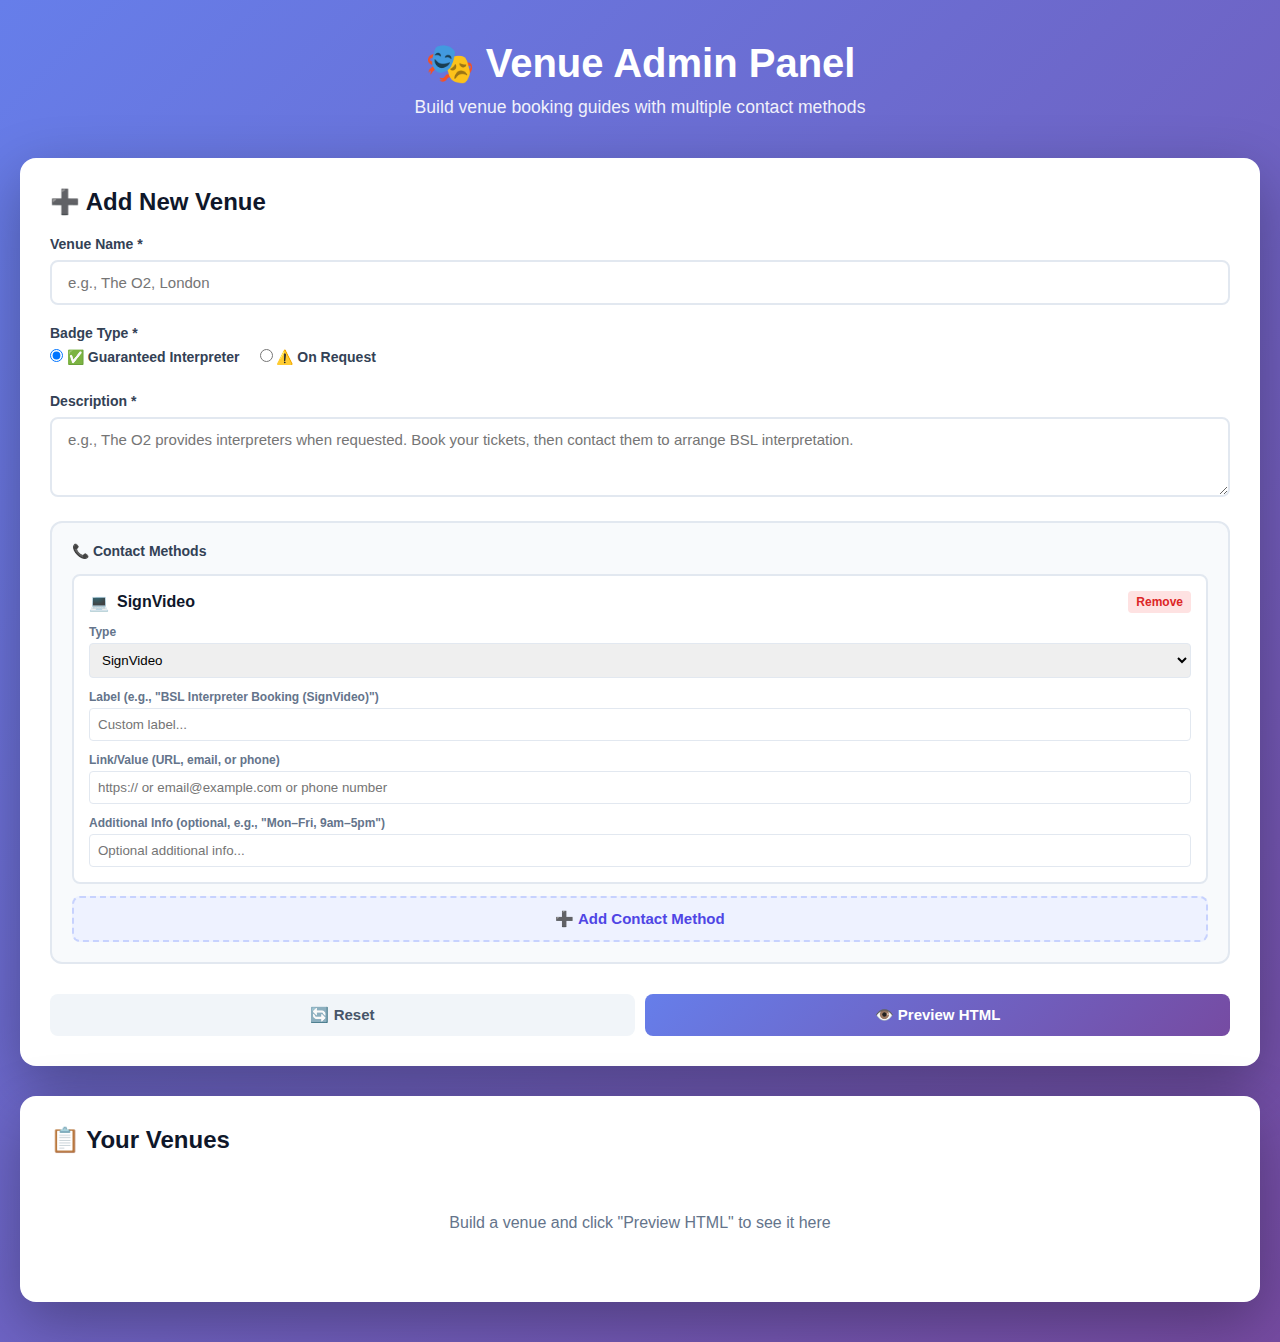
<file: admin-panel-v2.html>
<!DOCTYPE html>
<html lang="en">
<head>
    <meta charset="UTF-8">
    <meta name="viewport" content="width=device-width, initial-scale=1.0">
    <title>Venue Admin Panel - Performance Interpreting</title>
    <link rel="icon" type="image/png" href="PI Favicon.png">

    <style>
        * {
            margin: 0;
            padding: 0;
            box-sizing: border-box;
        }

        body {
            font-family: -apple-system, BlinkMacSystemFont, 'Segoe UI', Roboto, 'SF Pro Display', Arial, sans-serif;
            background: linear-gradient(135deg, #667eea 0%, #764ba2 100%);
            min-height: 100vh;
            padding: 40px 20px;
        }

        .container {
            max-width: 1600px;
            margin: 0 auto;
        }

        .header {
            text-align: center;
            color: white;
            margin-bottom: 40px;
        }

        .header h1 {
            font-size: 2.5rem;
            margin-bottom: 10px;
            font-weight: 700;
        }

        .header p {
            font-size: 1.1rem;
            opacity: 0.9;
        }

        .main-grid {
            display: grid;
            grid-template-columns: 500px 1fr;
            gap: 30px;
            align-items: start;
        }

        .panel {
            background: white;
            border-radius: 16px;
            padding: 30px;
            box-shadow: 0 20px 60px rgba(0, 0, 0, 0.3);
        }

        .panel h2 {
            font-size: 1.5rem;
            margin-bottom: 20px;
            color: #0F172A;
            display: flex;
            align-items: center;
            gap: 10px;
        }

        .form-group {
            margin-bottom: 20px;
        }

        .form-group label {
            display: block;
            font-weight: 600;
            margin-bottom: 8px;
            color: #334155;
            font-size: 14px;
        }

        .form-group input,
        .form-group select,
        .form-group textarea {
            width: 100%;
            padding: 12px 16px;
            border: 2px solid #E2E8F0;
            border-radius: 8px;
            font-size: 15px;
            font-family: inherit;
            transition: all 0.2s;
        }

        .form-group input:focus,
        .form-group select:focus,
        .form-group textarea:focus {
            outline: none;
            border-color: #667eea;
            box-shadow: 0 0 0 3px rgba(102, 126, 234, 0.1);
        }

        .form-group textarea {
            min-height: 80px;
            resize: vertical;
        }

        .form-group small {
            display: block;
            margin-top: 5px;
            color: #64748B;
            font-size: 13px;
        }

        .radio-group {
            display: flex;
            gap: 20px;
            margin-top: 8px;
        }

        .radio-option {
            display: flex;
            align-items: center;
            gap: 8px;
            cursor: pointer;
        }

        .radio-option input[type="radio"] {
            width: auto;
            margin: 0;
        }

        .contact-methods-builder {
            background: #F8FAFC;
            border: 2px solid #E2E8F0;
            border-radius: 12px;
            padding: 20px;
            margin-bottom: 20px;
        }

        .contact-methods-builder h3 {
            font-size: 14px;
            font-weight: 600;
            color: #334155;
            margin-bottom: 15px;
            display: flex;
            align-items: center;
            gap: 8px;
        }

        .contact-method-item {
            background: white;
            border: 2px solid #E2E8F0;
            border-radius: 8px;
            padding: 15px;
            margin-bottom: 12px;
            position: relative;
        }

        .contact-method-header {
            display: flex;
            justify-content: space-between;
            align-items: center;
            margin-bottom: 12px;
        }

        .contact-method-type {
            display: flex;
            align-items: center;
            gap: 8px;
            font-weight: 600;
            color: #0F172A;
        }

        .contact-method-remove {
            background: #FEE2E2;
            color: #DC2626;
            border: none;
            padding: 4px 8px;
            border-radius: 4px;
            cursor: pointer;
            font-size: 12px;
            font-weight: 600;
        }

        .contact-method-remove:hover {
            background: #FCA5A5;
        }

        .contact-method-fields {
            display: grid;
            gap: 12px;
        }

        .btn {
            padding: 12px 24px;
            border: none;
            border-radius: 8px;
            font-size: 15px;
            font-weight: 600;
            cursor: pointer;
            transition: all 0.2s;
            display: flex;
            align-items: center;
            gap: 8px;
            justify-content: center;
            width: 100%;
        }

        .btn-primary {
            background: linear-gradient(135deg, #667eea 0%, #764ba2 100%);
            color: white;
        }

        .btn-primary:hover:not(:disabled) {
            transform: translateY(-2px);
            box-shadow: 0 10px 30px rgba(102, 126, 234, 0.4);
        }

        .btn-secondary {
            background: #F1F5F9;
            color: #475569;
        }

        .btn-secondary:hover {
            background: #E2E8F0;
        }

        .btn-add-contact {
            background: #EEF2FF;
            color: #4F46E5;
            border: 2px dashed #C7D2FE;
            margin-top: 10px;
        }

        .btn-add-contact:hover {
            background: #E0E7FF;
            border-color: #A5B4FC;
        }

        .btn:disabled {
            opacity: 0.5;
            cursor: not-allowed;
            transform: none !important;
        }

        .button-group {
            display: flex;
            gap: 10px;
            margin-top: 30px;
        }

        .preview-modal {
            position: fixed;
            top: 0;
            left: 0;
            right: 0;
            bottom: 0;
            background: rgba(0, 0, 0, 0.8);
            display: none;
            align-items: center;
            justify-content: center;
            z-index: 1000;
            padding: 20px;
        }

        .preview-modal.active {
            display: flex;
        }

        .preview-content {
            background: white;
            border-radius: 16px;
            max-width: 900px;
            width: 100%;
            max-height: 90vh;
            overflow-y: auto;
            padding: 30px;
        }

        .preview-header {
            display: flex;
            justify-content: space-between;
            align-items: center;
            margin-bottom: 20px;
            padding-bottom: 20px;
            border-bottom: 2px solid #E2E8F0;
        }

        .preview-close {
            background: #F1F5F9;
            border: none;
            width: 32px;
            height: 32px;
            border-radius: 50%;
            cursor: pointer;
            font-size: 18px;
            display: flex;
            align-items: center;
            justify-content: center;
        }

        .preview-close:hover {
            background: #E2E8F0;
        }

        .code-block {
            background: #0F172A;
            color: #E2E8F0;
            padding: 20px;
            border-radius: 8px;
            overflow-x: auto;
            font-family: 'Monaco', 'Courier New', monospace;
            font-size: 13px;
            line-height: 1.6;
            margin-bottom: 20px;
        }

        .copy-btn {
            background: #667eea;
            color: white;
            border: none;
            padding: 10px 20px;
            border-radius: 6px;
            cursor: pointer;
            font-size: 14px;
            font-weight: 600;
        }

        .copy-btn:hover {
            background: #5568d3;
        }

        .alert {
            padding: 16px;
            border-radius: 8px;
            margin-bottom: 20px;
            display: none;
        }

        .alert.show {
            display: block;
        }

        .alert-success {
            background: #D1FAE5;
            color: #065F46;
            border: 1px solid #6EE7B7;
        }

        .alert-error {
            background: #FEE2E2;
            color: #991B1B;
            border: 1px solid #FCA5A5;
        }

        .venue-list {
            max-height: calc(100vh - 200px);
            overflow-y: auto;
        }

        .venue-item {
            padding: 20px;
            border: 2px solid #E2E8F0;
            border-radius: 12px;
            margin-bottom: 15px;
            transition: all 0.2s;
            cursor: pointer;
        }

        .venue-item:hover {
            border-color: #667eea;
            box-shadow: 0 4px 12px rgba(102, 126, 234, 0.1);
        }

        .venue-item-header {
            display: flex;
            justify-content: space-between;
            align-items: start;
            margin-bottom: 10px;
        }

        .venue-item-name {
            font-weight: 600;
            font-size: 16px;
            color: #0F172A;
        }

        .venue-item-badge {
            font-size: 11px;
            padding: 4px 8px;
            border-radius: 4px;
            font-weight: 600;
            text-transform: uppercase;
        }

        .badge-guaranteed {
            background: #D1FAE5;
            color: #065F46;
        }

        .badge-request {
            background: #FEF3C7;
            color: #92400E;
        }

        .venue-item-note {
            font-size: 13px;
            color: #64748B;
            margin: 8px 0;
        }

        .venue-item-contacts {
            display: flex;
            flex-wrap: wrap;
            gap: 6px;
            margin-top: 8px;
        }

        .contact-tag {
            font-size: 11px;
            padding: 3px 8px;
            background: #F1F5F9;
            border-radius: 4px;
            color: #475569;
        }

        .venue-item-actions {
            display: flex;
            gap: 8px;
            margin-top: 12px;
        }

        .btn-small {
            padding: 6px 12px;
            font-size: 13px;
            border-radius: 6px;
        }

        .btn-edit {
            background: #EEF2FF;
            color: #4F46E5;
            border: 1px solid #C7D2FE;
        }

        .btn-edit:hover {
            background: #E0E7FF;
        }

        .btn-preview {
            background: #F0FDF4;
            color: #16A34A;
            border: 1px solid #BBF7D0;
        }

        .btn-preview:hover {
            background: #DCFCE7;
        }

        @media (max-width: 1400px) {
            .main-grid {
                grid-template-columns: 1fr;
            }
        }
    </style>
</head>
<body>
    <div class="container">
        <div class="header">
            <h1>🎭 Venue Admin Panel</h1>
            <p>Build venue booking guides with multiple contact methods</p>
        </div>

        <div id="alertContainer"></div>

        <div class="main-grid">
            <!-- Form Panel -->
            <div class="panel">
                <h2>
                    <span id="formTitle">➕ Add New Venue</span>
                </h2>

                <form id="venueForm">
                    <div class="form-group">
                        <label for="venueName">Venue Name *</label>
                        <input
                            type="text"
                            id="venueName"
                            placeholder="e.g., The O2, London"
                            required
                        >
                    </div>

                    <div class="form-group">
                        <label>Badge Type *</label>
                        <div class="radio-group">
                            <label class="radio-option">
                                <input type="radio" name="badgeType" value="guaranteed" checked>
                                <span>✅ Guaranteed Interpreter</span>
                            </label>
                            <label class="radio-option">
                                <input type="radio" name="badgeType" value="request">
                                <span>⚠️ On Request</span>
                            </label>
                        </div>
                    </div>

                    <div class="form-group">
                        <label for="description">Description *</label>
                        <textarea
                            id="description"
                            placeholder="e.g., The O2 provides interpreters when requested. Book your tickets, then contact them to arrange BSL interpretation."
                            required
                        ></textarea>
                    </div>

                    <div class="contact-methods-builder">
                        <h3>📞 Contact Methods</h3>
                        <div id="contactMethodsList">
                            <!-- Contact methods will be added here -->
                        </div>
                        <button type="button" class="btn btn-add-contact" onclick="addContactMethod()">
                            ➕ Add Contact Method
                        </button>
                    </div>

                    <div class="button-group">
                        <button type="button" class="btn btn-secondary" onclick="resetForm()">
                            🔄 Reset
                        </button>
                        <button type="button" class="btn btn-primary" onclick="generatePreview()">
                            👁️ Preview HTML
                        </button>
                    </div>
                </form>
            </div>

            <!-- Generated Venues List -->
            <div class="panel">
                <h2>📋 Your Venues</h2>
                <div id="venuesList" class="venue-list">
                    <p style="color: #64748B; text-align: center; padding: 40px;">
                        Build a venue and click "Preview HTML" to see it here
                    </p>
                </div>
            </div>
        </div>
    </div>

    <!-- Preview Modal -->
    <div id="previewModal" class="preview-modal">
        <div class="preview-content">
            <div class="preview-header">
                <h2>📄 Generated HTML</h2>
                <button class="preview-close" onclick="closePreview()">×</button>
            </div>

            <p style="color: #64748B; margin-bottom: 20px;">
                Copy this HTML and paste it into your booking-guide.html file inside the <code>&lt;div id="venueList"&gt;</code> section.
            </p>

            <button class="copy-btn" onclick="copyHTML()">📋 Copy to Clipboard</button>

            <div class="code-block" id="htmlPreview"></div>
        </div>
    </div>

    <script>
        let contactMethodCounter = 0;
        let generatedVenues = [];

        const CONTACT_TYPES = {
            signvideo: { icon: '💻', label: 'SignVideo' },
            email: { icon: '✉️', label: 'Email' },
            phone: { icon: '📞', label: 'Phone' },
            textphone: { icon: '📱', label: 'Textphone' },
            online_form: { icon: '🌐', label: 'Online Form' },
            vrs: { icon: '📞', label: 'VRS' },
            other: { icon: '📋', label: 'Other' }
        };

        function addContactMethod() {
            const id = ++contactMethodCounter;
            const html = `
                <div class="contact-method-item" id="contact-${id}">
                    <div class="contact-method-header">
                        <div class="contact-method-type">
                            <span id="icon-${id}">💻</span>
                            <span id="type-label-${id}">SignVideo</span>
                        </div>
                        <button type="button" class="contact-method-remove" onclick="removeContactMethod(${id})">
                            Remove
                        </button>
                    </div>
                    <div class="contact-method-fields">
                        <div>
                            <label style="font-size: 12px; font-weight: 600; color: #64748B; display: block; margin-bottom: 4px;">Type</label>
                            <select id="type-${id}" onchange="updateContactIcon(${id})" style="width: 100%; padding: 8px; border: 1px solid #E2E8F0; border-radius: 4px;">
                                <option value="signvideo">SignVideo</option>
                                <option value="email">Email</option>
                                <option value="phone">Phone</option>
                                <option value="textphone">Textphone</option>
                                <option value="vrs">VRS (Video Relay Service)</option>
                                <option value="online_form">Online Form</option>
                                <option value="other">Other</option>
                            </select>
                        </div>
                        <div>
                            <label style="font-size: 12px; font-weight: 600; color: #64748B; display: block; margin-bottom: 4px;">Label (e.g., "BSL Interpreter Booking (SignVideo)")</label>
                            <input type="text" id="label-${id}" placeholder="Custom label..." style="width: 100%; padding: 8px; border: 1px solid #E2E8F0; border-radius: 4px;">
                        </div>
                        <div>
                            <label style="font-size: 12px; font-weight: 600; color: #64748B; display: block; margin-bottom: 4px;">Link/Value (URL, email, or phone)</label>
                            <input type="text" id="value-${id}" placeholder="https:// or email@example.com or phone number" style="width: 100%; padding: 8px; border: 1px solid #E2E8F0; border-radius: 4px;">
                        </div>
                        <div>
                            <label style="font-size: 12px; font-weight: 600; color: #64748B; display: block; margin-bottom: 4px;">Additional Info (optional, e.g., "Mon–Fri, 9am–5pm")</label>
                            <input type="text" id="info-${id}" placeholder="Optional additional info..." style="width: 100%; padding: 8px; border: 1px solid #E2E8F0; border-radius: 4px;">
                        </div>
                    </div>
                </div>
            `;

            document.getElementById('contactMethodsList').insertAdjacentHTML('beforeend', html);
        }

        function removeContactMethod(id) {
            document.getElementById(`contact-${id}`).remove();
        }

        function updateContactIcon(id) {
            const type = document.getElementById(`type-${id}`).value;
            const contactType = CONTACT_TYPES[type];
            document.getElementById(`icon-${id}`).textContent = contactType.icon;
            document.getElementById(`type-label-${id}`).textContent = contactType.label;
        }

        function generatePreview() {
            const venueName = document.getElementById('venueName').value.trim();
            if (!venueName) {
                showAlert('error', '⚠️ Please enter a venue name');
                return;
            }

            const badgeType = document.querySelector('input[name="badgeType"]:checked').value;
            const description = document.getElementById('description').value.trim();

            // Collect contact methods
            const contactMethods = [];
            const contactElements = document.querySelectorAll('.contact-method-item');

            contactElements.forEach(element => {
                const id = element.id.split('-')[1];
                const type = document.getElementById(`type-${id}`).value;
                const label = document.getElementById(`label-${id}`).value || CONTACT_TYPES[type].label;
                const value = document.getElementById(`value-${id}`).value;
                const info = document.getElementById(`info-${id}`).value;

                if (value) {
                    contactMethods.push({
                        type,
                        icon: CONTACT_TYPES[type].icon,
                        label,
                        value,
                        info
                    });
                }
            });

            if (contactMethods.length === 0) {
                showAlert('error', '⚠️ Please add at least one contact method');
                return;
            }

            const venue = {
                name: venueName,
                badgeType,
                description,
                contactMethods
            };

            const html = generateVenueHTML(venue);

            // Add to venues list
            generatedVenues.push(venue);
            renderVenuesList();

            // Show preview
            document.getElementById('htmlPreview').textContent = html;
            document.getElementById('previewModal').classList.add('active');
        }

        function generateVenueHTML(venue) {
            const badgeClass = venue.badgeType === 'guaranteed' ? 'badge-guaranteed' : 'badge-request';
            const badgeText = venue.badgeType === 'guaranteed'
                ? '✅ Guaranteed Interpreter at Every Show'
                : '⚠️ Interpreter Available on Request';

            let contactHTML = venue.contactMethods.map(contact => {
                let href = contact.value;

                // Determine link type
                if (contact.type === 'email') {
                    href = `mailto:${contact.value}`;
                } else if (contact.type === 'phone' || contact.type === 'textphone' || contact.type === 'vrs') {
                    href = `tel:${contact.value.replace(/\s/g, '')}`;
                }

                const infoHTML = contact.info ? `\n                                    <p>${contact.info}</p>` : '';

                return `                            <div class="contact-item">
                                <span class="contact-icon">${contact.icon}</span>
                                <div class="contact-info">
                                    <strong>${contact.label}</strong>
                                    <a href="${href}"${contact.type === 'signvideo' || contact.type === 'online_form' ? ' target="_blank" rel="noopener"' : ''}>${contact.value}</a>${infoHTML}
                                </div>
                            </div>`;
            }).join('\n');

            return `                    <!-- ${venue.name} -->
                    <button class="venue-button" onclick="toggleVenue(event, this)" data-venue="${venue.name}">
                        <span class="venue-name">${venue.name}</span>
                        <span class="venue-toggle">▼</span>
                    </button>
                    <div class="venue-details">
                        <span class="venue-badge ${badgeClass}">${badgeText}</span>
                        <p style="color: #4a5568; margin-bottom: 15px;">${venue.description}</p>

                        <div class="contact-methods">
${contactHTML}
                        </div>
                    </div>

`;
        }

        function renderVenuesList() {
            const container = document.getElementById('venuesList');

            if (generatedVenues.length === 0) {
                container.innerHTML = '<p style="color: #64748B; text-align: center; padding: 40px;">Build a venue and click "Preview HTML" to see it here</p>';
                return;
            }

            container.innerHTML = generatedVenues.map((venue, index) => `
                <div class="venue-item">
                    <div class="venue-item-header">
                        <div class="venue-item-name">${venue.name}</div>
                        <span class="venue-item-badge ${venue.badgeType === 'guaranteed' ? 'badge-guaranteed' : 'badge-request'}">
                            ${venue.badgeType === 'guaranteed' ? '✅ Guaranteed' : '⚠️ On Request'}
                        </span>
                    </div>
                    <div class="venue-item-note">${venue.description}</div>
                    <div class="venue-item-contacts">
                        ${venue.contactMethods.map(c => `<span class="contact-tag">${c.icon} ${c.label}</span>`).join('')}
                    </div>
                    <div class="venue-item-actions">
                        <button class="btn btn-small btn-preview" onclick="showVenuePreview(${index})">
                            👁️ View HTML
                        </button>
                    </div>
                </div>
            `).join('');
        }

        function showVenuePreview(index) {
            const venue = generatedVenues[index];
            const html = generateVenueHTML(venue);
            document.getElementById('htmlPreview').textContent = html;
            document.getElementById('previewModal').classList.add('active');
        }

        function resetForm() {
            document.getElementById('venueForm').reset();
            document.getElementById('contactMethodsList').innerHTML = '';
            contactMethodCounter = 0;
        }

        function closePreview() {
            document.getElementById('previewModal').classList.remove('active');
        }

        function copyHTML() {
            const html = document.getElementById('htmlPreview').textContent;
            navigator.clipboard.writeText(html).then(() => {
                showAlert('success', '📋 Copied to clipboard!');
            });
        }

        function showAlert(type, message) {
            const container = document.getElementById('alertContainer');
            const alert = document.createElement('div');
            alert.className = `alert alert-${type} show`;
            alert.textContent = message;
            container.appendChild(alert);

            setTimeout(() => {
                alert.remove();
            }, 5000);
        }

        // Close modal on outside click
        document.getElementById('previewModal').addEventListener('click', (e) => {
            if (e.target.id === 'previewModal') {
                closePreview();
            }
        });

        // Initialize with one contact method
        addContactMethod();
    </script>
</body>
</html>
</file>
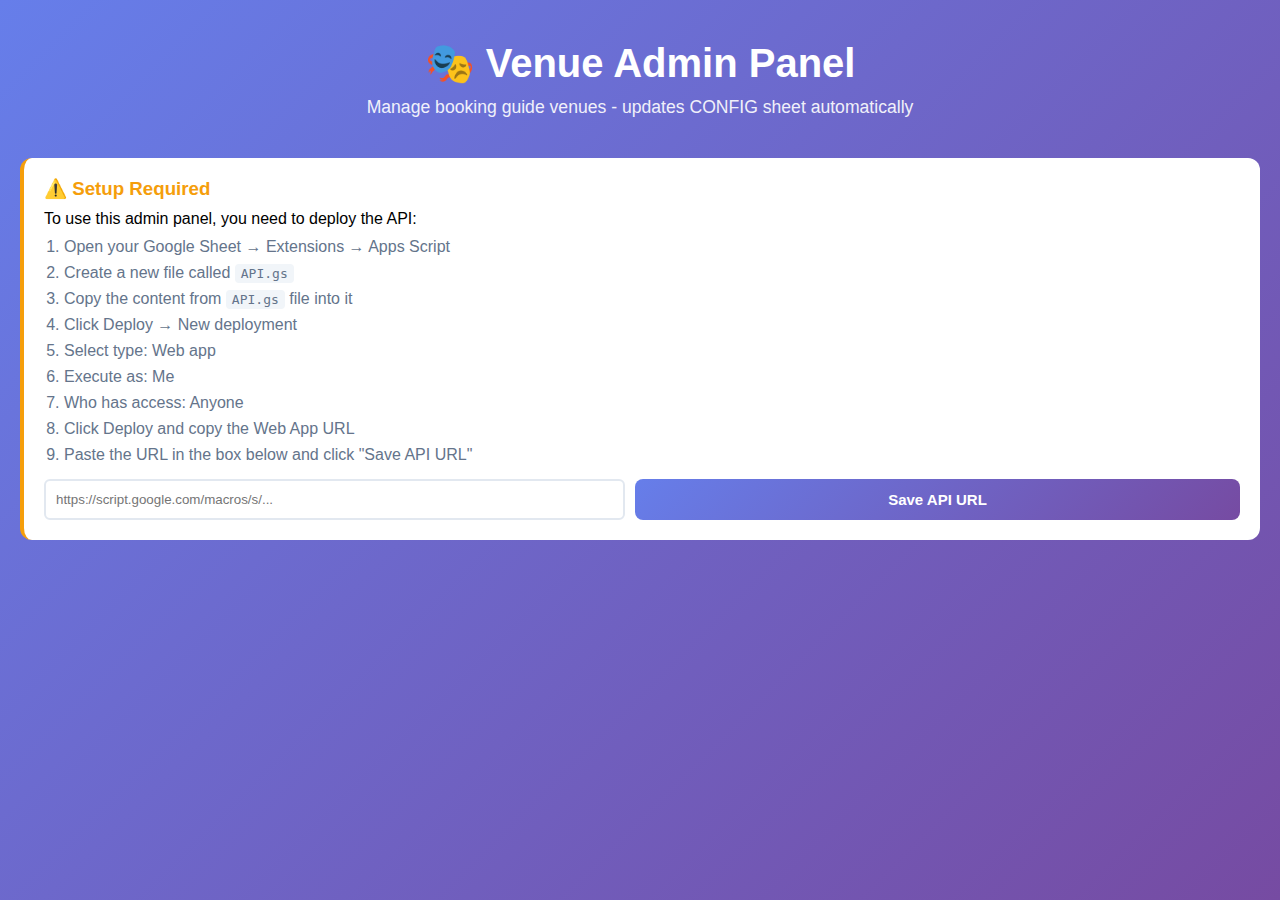
<file: admin-panel-with-api.html>
<!DOCTYPE html>
<html lang="en">
<head>
    <meta charset="UTF-8">
    <meta name="viewport" content="width=device-width, initial-scale=1.0">
    <title>Venue Admin Panel - Performance Interpreting</title>
    <link rel="icon" type="image/png" href="PI Favicon.png">

    <style>
        * {
            margin: 0;
            padding: 0;
            box-sizing: border-box;
        }

        body {
            font-family: -apple-system, BlinkMacSystemFont, 'Segoe UI', Roboto, 'SF Pro Display', Arial, sans-serif;
            background: linear-gradient(135deg, #667eea 0%, #764ba2 100%);
            min-height: 100vh;
            padding: 40px 20px;
        }

        .container {
            max-width: 1400px;
            margin: 0 auto;
        }

        .header {
            text-align: center;
            color: white;
            margin-bottom: 40px;
        }

        .header h1 {
            font-size: 2.5rem;
            margin-bottom: 10px;
            font-weight: 700;
        }

        .header p {
            font-size: 1.1rem;
            opacity: 0.9;
        }

        .setup-notice {
            background: white;
            border-radius: 12px;
            padding: 20px;
            margin-bottom: 30px;
            border-left: 4px solid #F59E0B;
            display: none;
        }

        .setup-notice.show {
            display: block;
        }

        .setup-notice h3 {
            color: #F59E0B;
            margin-bottom: 10px;
            display: flex;
            align-items: center;
            gap: 8px;
        }

        .setup-notice ol {
            margin-left: 20px;
            color: #64748B;
        }

        .setup-notice li {
            margin-bottom: 8px;
        }

        .setup-notice code {
            background: #F1F5F9;
            padding: 2px 6px;
            border-radius: 4px;
            font-size: 13px;
        }

        .main-grid {
            display: grid;
            grid-template-columns: 400px 1fr;
            gap: 30px;
            align-items: start;
        }

        .panel {
            background: white;
            border-radius: 16px;
            padding: 30px;
            box-shadow: 0 20px 60px rgba(0, 0, 0, 0.3);
        }

        .panel h2 {
            font-size: 1.5rem;
            margin-bottom: 20px;
            color: #0F172A;
            display: flex;
            align-items: center;
            gap: 10px;
        }

        .form-group {
            margin-bottom: 20px;
        }

        .form-group label {
            display: block;
            font-weight: 600;
            margin-bottom: 8px;
            color: #334155;
            font-size: 14px;
        }

        .form-group input,
        .form-group select,
        .form-group textarea {
            width: 100%;
            padding: 12px 16px;
            border: 2px solid #E2E8F0;
            border-radius: 8px;
            font-size: 15px;
            font-family: inherit;
            transition: all 0.2s;
        }

        .form-group input:focus,
        .form-group select:focus,
        .form-group textarea:focus {
            outline: none;
            border-color: #667eea;
            box-shadow: 0 0 0 3px rgba(102, 126, 234, 0.1);
        }

        .form-group textarea {
            min-height: 100px;
            resize: vertical;
        }

        .form-group small {
            display: block;
            margin-top: 5px;
            color: #64748B;
            font-size: 13px;
        }

        .radio-group {
            display: flex;
            gap: 20px;
            margin-top: 8px;
        }

        .radio-option {
            display: flex;
            align-items: center;
            gap: 8px;
            cursor: pointer;
        }

        .radio-option input[type="radio"] {
            width: auto;
            margin: 0;
        }

        .button-group {
            display: flex;
            gap: 10px;
            margin-top: 30px;
        }

        .btn {
            padding: 12px 24px;
            border: none;
            border-radius: 8px;
            font-size: 15px;
            font-weight: 600;
            cursor: pointer;
            transition: all 0.2s;
            display: flex;
            align-items: center;
            gap: 8px;
            justify-content: center;
        }

        .btn-primary {
            background: linear-gradient(135deg, #667eea 0%, #764ba2 100%);
            color: white;
            flex: 1;
        }

        .btn-primary:hover:not(:disabled) {
            transform: translateY(-2px);
            box-shadow: 0 10px 30px rgba(102, 126, 234, 0.4);
        }

        .btn-secondary {
            background: #F1F5F9;
            color: #475569;
            flex: 1;
        }

        .btn-secondary:hover {
            background: #E2E8F0;
        }

        .btn:disabled {
            opacity: 0.5;
            cursor: not-allowed;
            transform: none !important;
        }

        .venue-list {
            max-height: calc(100vh - 200px);
            overflow-y: auto;
        }

        .venue-item {
            padding: 20px;
            border: 2px solid #E2E8F0;
            border-radius: 12px;
            margin-bottom: 15px;
            transition: all 0.2s;
            cursor: pointer;
        }

        .venue-item:hover {
            border-color: #667eea;
            box-shadow: 0 4px 12px rgba(102, 126, 234, 0.1);
        }

        .venue-item.active {
            border-color: #667eea;
            background: #F8F9FF;
        }

        .venue-item-header {
            display: flex;
            justify-content: space-between;
            align-items: start;
            margin-bottom: 10px;
        }

        .venue-item-name {
            font-weight: 600;
            font-size: 16px;
            color: #0F172A;
            margin-bottom: 4px;
        }

        .venue-item-badge {
            font-size: 11px;
            padding: 4px 8px;
            border-radius: 4px;
            font-weight: 600;
            text-transform: uppercase;
        }

        .badge-has-guide {
            background: #D1FAE5;
            color: #065F46;
        }

        .badge-no-guide {
            background: #FEE2E2;
            color: #991B1B;
        }

        .venue-item-note {
            font-size: 13px;
            color: #64748B;
            margin-top: 8px;
        }

        .venue-item-actions {
            display: flex;
            gap: 8px;
            margin-top: 12px;
        }

        .btn-small {
            padding: 6px 12px;
            font-size: 13px;
            border-radius: 6px;
        }

        .btn-edit {
            background: #EEF2FF;
            color: #4F46E5;
            border: 1px solid #C7D2FE;
        }

        .btn-edit:hover {
            background: #E0E7FF;
        }

        .btn-delete {
            background: #FEF2F2;
            color: #DC2626;
            border: 1px solid #FECACA;
        }

        .btn-delete:hover {
            background: #FEE2E2;
        }

        .btn-preview {
            background: #F0FDF4;
            color: #16A34A;
            border: 1px solid #BBF7D0;
        }

        .btn-preview:hover {
            background: #DCFCE7;
        }

        .alert {
            padding: 16px;
            border-radius: 8px;
            margin-bottom: 20px;
            display: none;
        }

        .alert.show {
            display: block;
        }

        .alert-success {
            background: #D1FAE5;
            color: #065F46;
            border: 1px solid #6EE7B7;
        }

        .alert-error {
            background: #FEE2E2;
            color: #991B1B;
            border: 1px solid #FCA5A5;
        }

        .alert-info {
            background: #DBEAFE;
            color: #1E40AF;
            border: 1px solid #93C5FD;
        }

        .preview-modal {
            position: fixed;
            top: 0;
            left: 0;
            right: 0;
            bottom: 0;
            background: rgba(0, 0, 0, 0.8);
            display: none;
            align-items: center;
            justify-content: center;
            z-index: 1000;
            padding: 20px;
        }

        .preview-modal.active {
            display: flex;
        }

        .preview-content {
            background: white;
            border-radius: 16px;
            max-width: 800px;
            width: 100%;
            max-height: 90vh;
            overflow-y: auto;
            padding: 30px;
        }

        .preview-header {
            display: flex;
            justify-content: space-between;
            align-items: center;
            margin-bottom: 20px;
            padding-bottom: 20px;
            border-bottom: 2px solid #E2E8F0;
        }

        .preview-close {
            background: #F1F5F9;
            border: none;
            width: 32px;
            height: 32px;
            border-radius: 50%;
            cursor: pointer;
            font-size: 18px;
            display: flex;
            align-items: center;
            justify-content: center;
        }

        .preview-close:hover {
            background: #E2E8F0;
        }

        .code-block {
            background: #0F172A;
            color: #E2E8F0;
            padding: 20px;
            border-radius: 8px;
            overflow-x: auto;
            font-family: 'Monaco', 'Courier New', monospace;
            font-size: 13px;
            line-height: 1.6;
            margin-bottom: 20px;
        }

        .copy-btn {
            background: #667eea;
            color: white;
            border: none;
            padding: 8px 16px;
            border-radius: 6px;
            cursor: pointer;
            font-size: 13px;
            font-weight: 600;
        }

        .copy-btn:hover {
            background: #5568d3;
        }

        @media (max-width: 1200px) {
            .main-grid {
                grid-template-columns: 1fr;
            }
        }

        .empty-state {
            text-align: center;
            padding: 60px 20px;
            color: #64748B;
        }

        .empty-state-icon {
            font-size: 4rem;
            margin-bottom: 16px;
            opacity: 0.5;
        }

        .loading {
            text-align: center;
            padding: 40px;
            color: #64748B;
        }

        .spinner {
            border: 3px solid #E2E8F0;
            border-top: 3px solid #667eea;
            border-radius: 50%;
            width: 40px;
            height: 40px;
            animation: spin 1s linear infinite;
            margin: 0 auto 16px;
        }

        @keyframes spin {
            0% { transform: rotate(0deg); }
            100% { transform: rotate(360deg); }
        }
    </style>
</head>
<body>
    <div class="container">
        <div class="header">
            <h1>🎭 Venue Admin Panel</h1>
            <p>Manage booking guide venues - updates CONFIG sheet automatically</p>
        </div>

        <!-- Setup Instructions -->
        <div id="setupNotice" class="setup-notice">
            <h3>⚠️ Setup Required</h3>
            <p style="margin-bottom: 10px;">To use this admin panel, you need to deploy the API:</p>
            <ol>
                <li>Open your Google Sheet → Extensions → Apps Script</li>
                <li>Create a new file called <code>API.gs</code></li>
                <li>Copy the content from <code>API.gs</code> file into it</li>
                <li>Click Deploy → New deployment</li>
                <li>Select type: Web app</li>
                <li>Execute as: Me</li>
                <li>Who has access: Anyone</li>
                <li>Click Deploy and copy the Web App URL</li>
                <li>Paste the URL in the box below and click "Save API URL"</li>
            </ol>
            <div style="margin-top: 15px; display: flex; gap: 10px;">
                <input
                    type="text"
                    id="apiUrlInput"
                    placeholder="https://script.google.com/macros/s/..."
                    style="flex: 1; padding: 10px; border: 2px solid #E2E8F0; border-radius: 6px;"
                >
                <button onclick="saveAPIUrl()" class="btn btn-primary" style="width: auto;">
                    Save API URL
                </button>
            </div>
        </div>

        <div id="alertContainer"></div>

        <div class="main-grid" id="mainContent" style="display:none;">
            <!-- Add/Edit Form -->
            <div class="panel">
                <h2>
                    <span id="formTitle">➕ Add New Venue</span>
                </h2>

                <form id="venueForm">
                    <input type="hidden" id="editingIndex" value="">

                    <div class="form-group">
                        <label for="venueName">Venue Name *</label>
                        <input
                            type="text"
                            id="venueName"
                            placeholder="e.g., The O2, London"
                            required
                        >
                        <small>Enter the venue name exactly as it appears in your data</small>
                    </div>

                    <div class="form-group">
                        <label>Has Booking Guide? *</label>
                        <div class="radio-group">
                            <label class="radio-option">
                                <input type="radio" name="hasGuide" value="true" checked>
                                <span>✅ Yes, has guide</span>
                            </label>
                            <label class="radio-option">
                                <input type="radio" name="hasGuide" value="false">
                                <span>❌ No guide yet</span>
                            </label>
                        </div>
                    </div>

                    <div id="guideFields">
                        <div class="form-group">
                            <label for="bookingProcess">Booking Process *</label>
                            <select id="bookingProcess" required>
                                <option value="">Select booking process...</option>
                                <option value="contact-before">Contact venue BEFORE purchasing tickets</option>
                                <option value="contact-after">Purchase tickets FIRST, then contact venue</option>
                                <option value="varies">Booking process varies by venue</option>
                            </select>
                        </div>

                        <div class="form-group">
                            <label for="contactMethod">Primary Contact Method *</label>
                            <select id="contactMethod" required>
                                <option value="">Select contact method...</option>
                                <option value="signvideo">SignVideo</option>
                                <option value="email">Email</option>
                                <option value="phone">Phone</option>
                                <option value="online-form">Online Form</option>
                            </select>
                        </div>

                        <div id="contactFields">
                            <div class="form-group" id="signvideoField" style="display:none;">
                                <label for="signvideoLink">SignVideo Link</label>
                                <input
                                    type="url"
                                    id="signvideoLink"
                                    placeholder="https://app.signvideo.us/..."
                                >
                            </div>

                            <div class="form-group" id="emailField" style="display:none;">
                                <label for="email">Email Address</label>
                                <input
                                    type="email"
                                    id="email"
                                    placeholder="access@venue.com"
                                >
                            </div>

                            <div class="form-group" id="phoneField" style="display:none;">
                                <label for="phone">Phone Number</label>
                                <input
                                    type="tel"
                                    id="phone"
                                    placeholder="+44 20 1234 5678"
                                >
                            </div>

                            <div class="form-group" id="formLinkField" style="display:none;">
                                <label for="formLink">Online Form URL</label>
                                <input
                                    type="url"
                                    id="formLink"
                                    placeholder="https://..."
                                >
                            </div>
                        </div>

                        <div class="form-group">
                            <label for="additionalNotes">Additional Notes (Optional)</label>
                            <textarea
                                id="additionalNotes"
                                placeholder="Any additional booking information or special instructions..."
                            ></textarea>
                        </div>
                    </div>

                    <div class="button-group">
                        <button type="button" class="btn btn-secondary" id="cancelBtn" style="display:none;">
                            Cancel
                        </button>
                        <button type="submit" class="btn btn-primary" id="submitBtn">
                            <span id="submitText">➕ Add Venue</span>
                        </button>
                    </div>
                </form>
            </div>

            <!-- Venue List -->
            <div class="panel">
                <h2>📋 Existing Venues</h2>

                <div id="loadingState" class="loading">
                    <div class="spinner"></div>
                    <p>Loading venues from CONFIG sheet...</p>
                </div>

                <div id="venueListContainer" class="venue-list" style="display:none;">
                    <!-- Venues will be populated here -->
                </div>

                <div id="emptyState" class="empty-state" style="display:none;">
                    <div class="empty-state-icon">🏛️</div>
                    <h3>No Venues Yet</h3>
                    <p>Add your first venue using the form on the left</p>
                </div>
            </div>
        </div>
    </div>

    <!-- Preview Modal -->
    <div id="previewModal" class="preview-modal">
        <div class="preview-content">
            <div class="preview-header">
                <h2>📄 Generated HTML</h2>
                <button class="preview-close" onclick="closePreview()">×</button>
            </div>

            <p style="color: #64748B; margin-bottom: 20px;">
                Copy this HTML and paste it into your booking-guide.html file inside the <code>&lt;div id="venueList"&gt;</code> section.
            </p>

            <button class="copy-btn" onclick="copyHTML()">📋 Copy to Clipboard</button>

            <div class="code-block" id="htmlPreview"></div>
        </div>
    </div>

    <script>
        // API Configuration
        let API_URL = localStorage.getItem('venue_api_url') || '';

        let venues = [];
        let editingIndex = -1;
        let venueFormData = {}; // Store form data for HTML generation

        // Initialize
        document.addEventListener('DOMContentLoaded', () => {
            checkAPISetup();
            setupFormHandlers();
        });

        function checkAPISetup() {
            if (!API_URL) {
                document.getElementById('setupNotice').classList.add('show');
                document.getElementById('mainContent').style.display = 'none';
            } else {
                document.getElementById('setupNotice').classList.remove('show');
                document.getElementById('mainContent').style.display = 'grid';
                loadVenuesFromAPI();
            }
        }

        function saveAPIUrl() {
            const url = document.getElementById('apiUrlInput').value.trim();
            if (!url) {
                showAlert('error', '⚠️ Please enter a valid API URL');
                return;
            }

            localStorage.setItem('venue_api_url', url);
            API_URL = url;
            showAlert('success', '✅ API URL saved! Loading venues...');
            checkAPISetup();
        }

        // Setup form event handlers
        function setupFormHandlers() {
            // Show/hide guide fields based on radio selection
            document.querySelectorAll('input[name="hasGuide"]').forEach(radio => {
                radio.addEventListener('change', (e) => {
                    const guideFields = document.getElementById('guideFields');
                    guideFields.style.display = e.target.value === 'true' ? 'block' : 'none';
                });
            });

            // Show/hide contact fields based on method selection
            document.getElementById('contactMethod').addEventListener('change', (e) => {
                const method = e.target.value;
                document.getElementById('signvideoField').style.display = method === 'signvideo' ? 'block' : 'none';
                document.getElementById('emailField').style.display = method === 'email' ? 'block' : 'none';
                document.getElementById('phoneField').style.display = method === 'phone' ? 'block' : 'none';
                document.getElementById('formLinkField').style.display = method === 'online-form' ? 'block' : 'none';
            });

            // Form submission
            document.getElementById('venueForm').addEventListener('submit', handleSubmit);

            // Cancel button
            document.getElementById('cancelBtn').addEventListener('click', resetForm);
        }

        // Load venues from API
        async function loadVenuesFromAPI() {
            try {
                document.getElementById('loadingState').style.display = 'block';
                document.getElementById('venueListContainer').style.display = 'none';
                document.getElementById('emptyState').style.display = 'none';

                const response = await fetch(`${API_URL}?action=getVenues`);
                const data = await response.json();

                if (data.success) {
                    venues = data.venues;
                    renderVenueList();
                    document.getElementById('loadingState').style.display = 'none';
                    document.getElementById('venueListContainer').style.display = 'block';
                } else {
                    throw new Error(data.error || 'Failed to load venues');
                }
            } catch (error) {
                console.error('Error loading venues:', error);
                showAlert('error', `❌ Failed to load venues: ${error.message}`);
                document.getElementById('loadingState').style.display = 'none';
                document.getElementById('emptyState').style.display = 'block';
            }
        }

        // Render venue list
        function renderVenueList() {
            const container = document.getElementById('venueListContainer');

            if (venues.length === 0) {
                document.getElementById('emptyState').style.display = 'block';
                container.style.display = 'none';
                return;
            }

            document.getElementById('emptyState').style.display = 'none';
            container.style.display = 'block';

            container.innerHTML = venues.map((venue, index) => `
                <div class="venue-item" data-index="${index}">
                    <div class="venue-item-header">
                        <div>
                            <div class="venue-item-name">${venue.name}</div>
                        </div>
                        <span class="venue-item-badge ${venue.hasGuide ? 'badge-has-guide' : 'badge-no-guide'}">
                            ${venue.hasGuide ? '✅ Has Guide' : '❌ No Guide'}
                        </span>
                    </div>
                    <div class="venue-item-note">${venue.bookingNote}</div>
                    <div class="venue-item-actions">
                        <button class="btn btn-small btn-edit" onclick="editVenue(${index})">
                            ✏️ Edit
                        </button>
                        ${venue.hasGuide ? `
                            <button class="btn btn-small btn-preview" onclick="previewHTML(${index})">
                                👁️ Preview HTML
                            </button>
                        ` : ''}
                        <button class="btn btn-small btn-delete" onclick="deleteVenue(${index})">
                            🗑️ Delete
                        </button>
                    </div>
                </div>
            `).join('');
        }

        // Handle form submission
        async function handleSubmit(e) {
            e.preventDefault();

            const submitBtn = document.getElementById('submitBtn');
            submitBtn.disabled = true;
            submitBtn.innerHTML = '<span>⏳ Saving...</span>';

            const venueName = document.getElementById('venueName').value.trim();
            const hasGuide = document.querySelector('input[name="hasGuide"]:checked').value === 'true';

            const venue = {
                name: venueName,
                hasGuide: hasGuide,
                venueSlug: generateSlug(venueName),
                guideUrl: hasGuide ? `https://app.performanceinterpreting.co.uk/booking-guide#${generateSlug(venueName)}` : '',
                bookingNote: hasGuide ? generateBookingNote() : 'Contact venue directly about BSL availability'
            };

            // Store form data for HTML generation
            venueFormData = {
                venue: venue,
                bookingProcess: document.getElementById('bookingProcess').value,
                contactMethod: document.getElementById('contactMethod').value,
                signvideoLink: document.getElementById('signvideoLink').value,
                email: document.getElementById('email').value,
                phone: document.getElementById('phone').value,
                formLink: document.getElementById('formLink').value,
                additionalNotes: document.getElementById('additionalNotes').value
            };

            try {
                let response;

                if (editingIndex >= 0) {
                    // Update existing venue
                    response = await fetch(`${API_URL}?action=updateVenue&index=${editingIndex}`, {
                        method: 'POST',
                        body: JSON.stringify(venue)
                    });
                } else {
                    // Add new venue
                    response = await fetch(`${API_URL}?action=addVenue`, {
                        method: 'POST',
                        body: JSON.stringify(venue)
                    });
                }

                const data = await response.json();

                if (data.success) {
                    showAlert('success', `✅ ${editingIndex >= 0 ? 'Updated' : 'Added'} "${venueName}"`);
                    await loadVenuesFromAPI();
                    resetForm();
                } else {
                    throw new Error(data.error || 'Failed to save venue');
                }
            } catch (error) {
                console.error('Error saving venue:', error);
                showAlert('error', `❌ Failed to save venue: ${error.message}`);
            } finally {
                submitBtn.disabled = false;
                submitBtn.innerHTML = '<span id="submitText">➕ Add Venue</span>';
            }
        }

        // Generate booking note from form data
        function generateBookingNote() {
            const process = document.getElementById('bookingProcess').value;

            if (process === 'contact-before') {
                return 'Contact venue before purchasing tickets';
            } else if (process === 'contact-after') {
                return 'Purchase tickets first, then contact venue for BSL';
            } else if (process === 'varies') {
                return 'Booking process varies by venue - check guide';
            }

            return 'Contact venue about BSL availability';
        }

        // Generate URL slug from venue name
        function generateSlug(name) {
            return name.toLowerCase()
                .replace(/[^\w\s-]/g, '')
                .replace(/\s+/g, '-');
        }

        // Edit venue
        function editVenue(index) {
            editingIndex = index;
            const venue = venues[index];

            document.getElementById('formTitle').innerHTML = '✏️ Edit Venue';
            document.getElementById('submitText').textContent = '💾 Save Changes';
            document.getElementById('cancelBtn').style.display = 'block';

            document.getElementById('venueName').value = venue.name;
            document.querySelector(`input[name="hasGuide"][value="${venue.hasGuide}"]`).checked = true;

            // Trigger change event to show/hide fields
            document.querySelector('input[name="hasGuide"]:checked').dispatchEvent(new Event('change'));

            // Scroll to form
            window.scrollTo({ top: 0, behavior: 'smooth' });

            // Highlight the venue being edited
            document.querySelectorAll('.venue-item').forEach(item => item.classList.remove('active'));
            document.querySelector(`.venue-item[data-index="${index}"]`)?.classList.add('active');
        }

        // Delete venue
        async function deleteVenue(index) {
            if (!confirm(`Delete "${venues[index].name}"?`)) return;

            try {
                const response = await fetch(`${API_URL}?action=deleteVenue&index=${index}`, {
                    method: 'POST'
                });

                const data = await response.json();

                if (data.success) {
                    showAlert('success', data.message);
                    await loadVenuesFromAPI();
                } else {
                    throw new Error(data.error || 'Failed to delete venue');
                }
            } catch (error) {
                console.error('Error deleting venue:', error);
                showAlert('error', `❌ Failed to delete venue: ${error.message}`);
            }
        }

        // Preview HTML for venue
        function previewHTML(index) {
            const venue = venues[index];
            const html = generateVenueHTML(venue, venueFormData);

            document.getElementById('htmlPreview').textContent = html;
            document.getElementById('previewModal').classList.add('active');
        }

        // Generate HTML for booking guide page
        function generateVenueHTML(venue, formData) {
            const bookingProcess = formData?.bookingProcess || 'contact-before';
            const contactMethod = formData?.contactMethod || 'email';
            const badgeType = bookingProcess === 'contact-before' ? 'badge-request' : 'badge-guaranteed';
            const badgeText = bookingProcess === 'contact-before' ? '⚠️ Interpreter Available on Request' : '✅ Guaranteed Interpreter';

            let contactHTML = '';

            if (contactMethod === 'signvideo') {
                const link = formData?.signvideoLink || '';
                contactHTML = `
                        <div class="contact-methods">
                            <div class="contact-item">
                                <div class="contact-icon">📹</div>
                                <div class="contact-info">
                                    <strong>SignVideo</strong>
                                    <a href="${link}" target="_blank" rel="noopener">
                                        Open SignVideo Call
                                    </a>
                                </div>
                            </div>
                        </div>`;
            } else if (contactMethod === 'email') {
                const email = formData?.email || '';
                contactHTML = `
                        <div class="contact-methods">
                            <div class="contact-item">
                                <div class="contact-icon">✉️</div>
                                <div class="contact-info">
                                    <strong>Email</strong>
                                    <a href="mailto:${email}">${email}</a>
                                </div>
                            </div>
                        </div>`;
            } else if (contactMethod === 'phone') {
                const phone = formData?.phone || '';
                contactHTML = `
                        <div class="contact-methods">
                            <div class="contact-item">
                                <div class="contact-icon">📞</div>
                                <div class="contact-info">
                                    <strong>Phone</strong>
                                    <a href="tel:${phone.replace(/\s/g, '')}">${phone}</a>
                                </div>
                            </div>
                        </div>`;
            }

            const additionalNotes = formData?.additionalNotes || '';
            const notesHTML = additionalNotes ? `\n                        <p style="color: #4a5568; margin-top: 15px;">${additionalNotes}</p>` : '';

            return `                    <!-- ${venue.name} -->
                    <button class="venue-button" onclick="toggleVenue(event, this)" data-venue="${venue.name}">
                        <span class="venue-name">${venue.name}</span>
                        <span class="venue-toggle">▼</span>
                    </button>
                    <div class="venue-details">
                        <span class="venue-badge ${badgeType}">${badgeText}</span>
                        <p style="color: #4a5568; margin-bottom: 15px;">${venue.bookingNote}</p>
                        ${contactHTML}${notesHTML}
                    </div>

`;
        }

        // Close preview modal
        function closePreview() {
            document.getElementById('previewModal').classList.remove('active');
        }

        // Copy HTML to clipboard
        function copyHTML() {
            const html = document.getElementById('htmlPreview').textContent;
            navigator.clipboard.writeText(html).then(() => {
                showAlert('success', '📋 Copied to clipboard!');
            });
        }

        // Reset form
        function resetForm() {
            editingIndex = -1;
            venueFormData = {};
            document.getElementById('venueForm').reset();
            document.getElementById('formTitle').innerHTML = '➕ Add New Venue';
            document.getElementById('submitText').textContent = '➕ Add Venue';
            document.getElementById('cancelBtn').style.display = 'none';
            document.getElementById('guideFields').style.display = 'block';

            document.querySelectorAll('.venue-item').forEach(item => item.classList.remove('active'));
        }

        // Show alert
        function showAlert(type, message) {
            const container = document.getElementById('alertContainer');
            const alert = document.createElement('div');
            alert.className = `alert alert-${type} show`;
            alert.textContent = message;
            container.appendChild(alert);

            setTimeout(() => {
                alert.remove();
            }, 5000);
        }

        // Close modal on outside click
        document.getElementById('previewModal').addEventListener('click', (e) => {
            if (e.target.id === 'previewModal') {
                closePreview();
            }
        });
    </script>
</body>
</html>
</file>
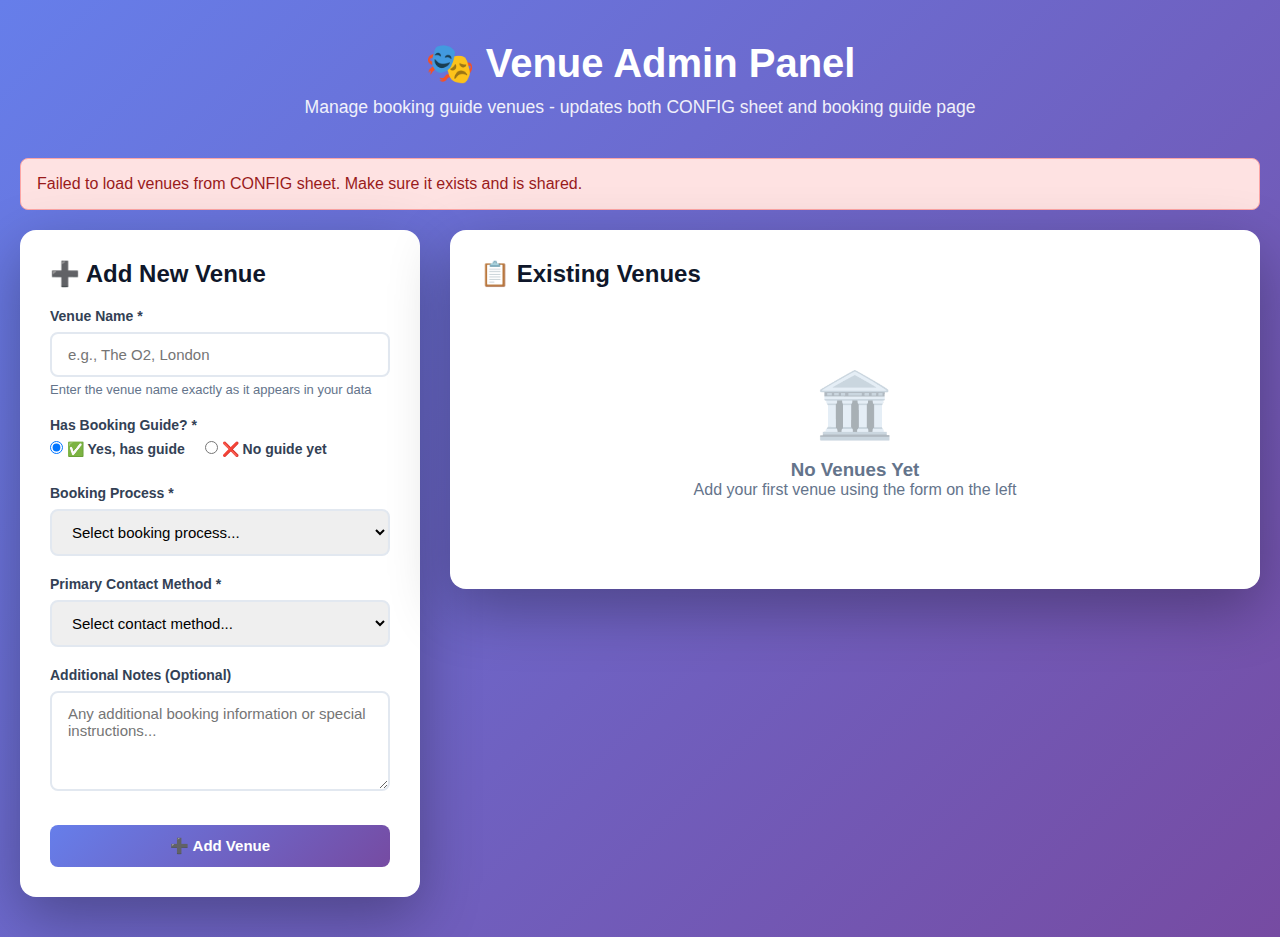
<file: admin-panel.html>
<!DOCTYPE html>
<html lang="en">
<head>
    <meta charset="UTF-8">
    <meta name="viewport" content="width=device-width, initial-scale=1.0">
    <title>Venue Admin Panel - Performance Interpreting</title>
    <link rel="icon" type="image/png" href="PI Favicon.png">

    <style>
        * {
            margin: 0;
            padding: 0;
            box-sizing: border-box;
        }

        body {
            font-family: -apple-system, BlinkMacSystemFont, 'Segoe UI', Roboto, 'SF Pro Display', Arial, sans-serif;
            background: linear-gradient(135deg, #667eea 0%, #764ba2 100%);
            min-height: 100vh;
            padding: 40px 20px;
        }

        .container {
            max-width: 1400px;
            margin: 0 auto;
        }

        .header {
            text-align: center;
            color: white;
            margin-bottom: 40px;
        }

        .header h1 {
            font-size: 2.5rem;
            margin-bottom: 10px;
            font-weight: 700;
        }

        .header p {
            font-size: 1.1rem;
            opacity: 0.9;
        }

        .main-grid {
            display: grid;
            grid-template-columns: 400px 1fr;
            gap: 30px;
            align-items: start;
        }

        .panel {
            background: white;
            border-radius: 16px;
            padding: 30px;
            box-shadow: 0 20px 60px rgba(0, 0, 0, 0.3);
        }

        .panel h2 {
            font-size: 1.5rem;
            margin-bottom: 20px;
            color: #0F172A;
            display: flex;
            align-items: center;
            gap: 10px;
        }

        .form-group {
            margin-bottom: 20px;
        }

        .form-group label {
            display: block;
            font-weight: 600;
            margin-bottom: 8px;
            color: #334155;
            font-size: 14px;
        }

        .form-group input,
        .form-group select,
        .form-group textarea {
            width: 100%;
            padding: 12px 16px;
            border: 2px solid #E2E8F0;
            border-radius: 8px;
            font-size: 15px;
            font-family: inherit;
            transition: all 0.2s;
        }

        .form-group input:focus,
        .form-group select:focus,
        .form-group textarea:focus {
            outline: none;
            border-color: #667eea;
            box-shadow: 0 0 0 3px rgba(102, 126, 234, 0.1);
        }

        .form-group textarea {
            min-height: 100px;
            resize: vertical;
        }

        .form-group small {
            display: block;
            margin-top: 5px;
            color: #64748B;
            font-size: 13px;
        }

        .radio-group {
            display: flex;
            gap: 20px;
            margin-top: 8px;
        }

        .radio-option {
            display: flex;
            align-items: center;
            gap: 8px;
            cursor: pointer;
        }

        .radio-option input[type="radio"] {
            width: auto;
            margin: 0;
        }

        .button-group {
            display: flex;
            gap: 10px;
            margin-top: 30px;
        }

        .btn {
            padding: 12px 24px;
            border: none;
            border-radius: 8px;
            font-size: 15px;
            font-weight: 600;
            cursor: pointer;
            transition: all 0.2s;
            display: flex;
            align-items: center;
            gap: 8px;
            justify-content: center;
        }

        .btn-primary {
            background: linear-gradient(135deg, #667eea 0%, #764ba2 100%);
            color: white;
            flex: 1;
        }

        .btn-primary:hover {
            transform: translateY(-2px);
            box-shadow: 0 10px 30px rgba(102, 126, 234, 0.4);
        }

        .btn-secondary {
            background: #F1F5F9;
            color: #475569;
            flex: 1;
        }

        .btn-secondary:hover {
            background: #E2E8F0;
        }

        .btn:disabled {
            opacity: 0.5;
            cursor: not-allowed;
            transform: none !important;
        }

        .venue-list {
            max-height: calc(100vh - 200px);
            overflow-y: auto;
        }

        .venue-item {
            padding: 20px;
            border: 2px solid #E2E8F0;
            border-radius: 12px;
            margin-bottom: 15px;
            transition: all 0.2s;
            cursor: pointer;
        }

        .venue-item:hover {
            border-color: #667eea;
            box-shadow: 0 4px 12px rgba(102, 126, 234, 0.1);
        }

        .venue-item.active {
            border-color: #667eea;
            background: #F8F9FF;
        }

        .venue-item-header {
            display: flex;
            justify-content: space-between;
            align-items: start;
            margin-bottom: 10px;
        }

        .venue-item-name {
            font-weight: 600;
            font-size: 16px;
            color: #0F172A;
            margin-bottom: 4px;
        }

        .venue-item-badge {
            font-size: 11px;
            padding: 4px 8px;
            border-radius: 4px;
            font-weight: 600;
            text-transform: uppercase;
        }

        .badge-has-guide {
            background: #D1FAE5;
            color: #065F46;
        }

        .badge-no-guide {
            background: #FEE2E2;
            color: #991B1B;
        }

        .venue-item-note {
            font-size: 13px;
            color: #64748B;
            margin-top: 8px;
        }

        .venue-item-actions {
            display: flex;
            gap: 8px;
            margin-top: 12px;
        }

        .btn-small {
            padding: 6px 12px;
            font-size: 13px;
            border-radius: 6px;
        }

        .btn-edit {
            background: #EEF2FF;
            color: #4F46E5;
            border: 1px solid #C7D2FE;
        }

        .btn-edit:hover {
            background: #E0E7FF;
        }

        .btn-delete {
            background: #FEF2F2;
            color: #DC2626;
            border: 1px solid #FECACA;
        }

        .btn-delete:hover {
            background: #FEE2E2;
        }

        .btn-preview {
            background: #F0FDF4;
            color: #16A34A;
            border: 1px solid #BBF7D0;
        }

        .btn-preview:hover {
            background: #DCFCE7;
        }

        .alert {
            padding: 16px;
            border-radius: 8px;
            margin-bottom: 20px;
            display: none;
        }

        .alert.show {
            display: block;
        }

        .alert-success {
            background: #D1FAE5;
            color: #065F46;
            border: 1px solid #6EE7B7;
        }

        .alert-error {
            background: #FEE2E2;
            color: #991B1B;
            border: 1px solid #FCA5A5;
        }

        .alert-info {
            background: #DBEAFE;
            color: #1E40AF;
            border: 1px solid #93C5FD;
        }

        .preview-modal {
            position: fixed;
            top: 0;
            left: 0;
            right: 0;
            bottom: 0;
            background: rgba(0, 0, 0, 0.8);
            display: none;
            align-items: center;
            justify-content: center;
            z-index: 1000;
            padding: 20px;
        }

        .preview-modal.active {
            display: flex;
        }

        .preview-content {
            background: white;
            border-radius: 16px;
            max-width: 800px;
            width: 100%;
            max-height: 90vh;
            overflow-y: auto;
            padding: 30px;
        }

        .preview-header {
            display: flex;
            justify-content: space-between;
            align-items: center;
            margin-bottom: 20px;
            padding-bottom: 20px;
            border-bottom: 2px solid #E2E8F0;
        }

        .preview-close {
            background: #F1F5F9;
            border: none;
            width: 32px;
            height: 32px;
            border-radius: 50%;
            cursor: pointer;
            font-size: 18px;
            display: flex;
            align-items: center;
            justify-content: center;
        }

        .preview-close:hover {
            background: #E2E8F0;
        }

        .code-block {
            background: #0F172A;
            color: #E2E8F0;
            padding: 20px;
            border-radius: 8px;
            overflow-x: auto;
            font-family: 'Monaco', 'Courier New', monospace;
            font-size: 13px;
            line-height: 1.6;
            margin-bottom: 20px;
        }

        .copy-btn {
            background: #667eea;
            color: white;
            border: none;
            padding: 8px 16px;
            border-radius: 6px;
            cursor: pointer;
            font-size: 13px;
            font-weight: 600;
        }

        .copy-btn:hover {
            background: #5568d3;
        }

        @media (max-width: 1200px) {
            .main-grid {
                grid-template-columns: 1fr;
            }
        }

        .empty-state {
            text-align: center;
            padding: 60px 20px;
            color: #64748B;
        }

        .empty-state-icon {
            font-size: 4rem;
            margin-bottom: 16px;
            opacity: 0.5;
        }

        .loading {
            text-align: center;
            padding: 40px;
            color: #64748B;
        }

        .spinner {
            border: 3px solid #E2E8F0;
            border-top: 3px solid #667eea;
            border-radius: 50%;
            width: 40px;
            height: 40px;
            animation: spin 1s linear infinite;
            margin: 0 auto 16px;
        }

        @keyframes spin {
            0% { transform: rotate(0deg); }
            100% { transform: rotate(360deg); }
        }
    </style>
</head>
<body>
    <div class="container">
        <div class="header">
            <h1>🎭 Venue Admin Panel</h1>
            <p>Manage booking guide venues - updates both CONFIG sheet and booking guide page</p>
        </div>

        <div id="alertContainer"></div>

        <div class="main-grid">
            <!-- Add/Edit Form -->
            <div class="panel">
                <h2>
                    <span id="formTitle">➕ Add New Venue</span>
                </h2>

                <form id="venueForm">
                    <input type="hidden" id="editingIndex" value="">

                    <div class="form-group">
                        <label for="venueName">Venue Name *</label>
                        <input
                            type="text"
                            id="venueName"
                            placeholder="e.g., The O2, London"
                            required
                        >
                        <small>Enter the venue name exactly as it appears in your data</small>
                    </div>

                    <div class="form-group">
                        <label>Has Booking Guide? *</label>
                        <div class="radio-group">
                            <label class="radio-option">
                                <input type="radio" name="hasGuide" value="true" checked>
                                <span>✅ Yes, has guide</span>
                            </label>
                            <label class="radio-option">
                                <input type="radio" name="hasGuide" value="false">
                                <span>❌ No guide yet</span>
                            </label>
                        </div>
                    </div>

                    <div id="guideFields">
                        <div class="form-group">
                            <label for="bookingProcess">Booking Process *</label>
                            <select id="bookingProcess" required>
                                <option value="">Select booking process...</option>
                                <option value="contact-before">Contact venue BEFORE purchasing tickets</option>
                                <option value="contact-after">Purchase tickets FIRST, then contact venue</option>
                                <option value="varies">Booking process varies by venue</option>
                            </select>
                        </div>

                        <div class="form-group">
                            <label for="contactMethod">Primary Contact Method *</label>
                            <select id="contactMethod" required>
                                <option value="">Select contact method...</option>
                                <option value="signvideo">SignVideo</option>
                                <option value="email">Email</option>
                                <option value="phone">Phone</option>
                                <option value="online-form">Online Form</option>
                            </select>
                        </div>

                        <div id="contactFields">
                            <div class="form-group" id="signvideoField" style="display:none;">
                                <label for="signvideoLink">SignVideo Link</label>
                                <input
                                    type="url"
                                    id="signvideoLink"
                                    placeholder="https://app.signvideo.us/..."
                                >
                            </div>

                            <div class="form-group" id="emailField" style="display:none;">
                                <label for="email">Email Address</label>
                                <input
                                    type="email"
                                    id="email"
                                    placeholder="access@venue.com"
                                >
                            </div>

                            <div class="form-group" id="phoneField" style="display:none;">
                                <label for="phone">Phone Number</label>
                                <input
                                    type="tel"
                                    id="phone"
                                    placeholder="+44 20 1234 5678"
                                >
                            </div>

                            <div class="form-group" id="formLinkField" style="display:none;">
                                <label for="formLink">Online Form URL</label>
                                <input
                                    type="url"
                                    id="formLink"
                                    placeholder="https://..."
                                >
                            </div>
                        </div>

                        <div class="form-group">
                            <label for="additionalNotes">Additional Notes (Optional)</label>
                            <textarea
                                id="additionalNotes"
                                placeholder="Any additional booking information or special instructions..."
                            ></textarea>
                        </div>
                    </div>

                    <div class="button-group">
                        <button type="button" class="btn btn-secondary" id="cancelBtn" style="display:none;">
                            Cancel
                        </button>
                        <button type="submit" class="btn btn-primary" id="submitBtn">
                            <span id="submitText">➕ Add Venue</span>
                        </button>
                    </div>
                </form>
            </div>

            <!-- Venue List -->
            <div class="panel">
                <h2>📋 Existing Venues</h2>

                <div id="loadingState" class="loading">
                    <div class="spinner"></div>
                    <p>Loading venues from CONFIG sheet...</p>
                </div>

                <div id="venueListContainer" class="venue-list" style="display:none;">
                    <!-- Venues will be populated here -->
                </div>

                <div id="emptyState" class="empty-state" style="display:none;">
                    <div class="empty-state-icon">🏛️</div>
                    <h3>No Venues Yet</h3>
                    <p>Add your first venue using the form on the left</p>
                </div>
            </div>
        </div>
    </div>

    <!-- Preview Modal -->
    <div id="previewModal" class="preview-modal">
        <div class="preview-content">
            <div class="preview-header">
                <h2>📄 Generated HTML</h2>
                <button class="preview-close" onclick="closePreview()">×</button>
            </div>

            <p style="color: #64748B; margin-bottom: 20px;">
                Copy this HTML and paste it into your booking-guide.html file inside the <code>&lt;div id="venueList"&gt;</code> section.
            </p>

            <button class="copy-btn" onclick="copyHTML()">📋 Copy to Clipboard</button>

            <div class="code-block" id="htmlPreview"></div>
        </div>
    </div>

    <script>
        // Configuration
        const SPREADSHEET_ID = '1vEovDD61GW3ahZ45TZiykGs0Yu2wOkzNg49lU4hOqBA'; // Public Events Feed spreadsheet
        const GOOGLE_SHEETS_URL = `https://docs.google.com/spreadsheets/d/${SPREADSHEET_ID}/gviz/tq?tqx=out:json&sheet=CONFIG`;

        let venues = [];
        let editingIndex = -1;

        // Initialize
        document.addEventListener('DOMContentLoaded', () => {
            loadVenuesFromSheet();
            setupFormHandlers();
        });

        // Setup form event handlers
        function setupFormHandlers() {
            // Show/hide guide fields based on radio selection
            document.querySelectorAll('input[name="hasGuide"]').forEach(radio => {
                radio.addEventListener('change', (e) => {
                    const guideFields = document.getElementById('guideFields');
                    guideFields.style.display = e.target.value === 'true' ? 'block' : 'none';
                });
            });

            // Show/hide contact fields based on method selection
            document.getElementById('contactMethod').addEventListener('change', (e) => {
                const method = e.target.value;
                document.getElementById('signvideoField').style.display = method === 'signvideo' ? 'block' : 'none';
                document.getElementById('emailField').style.display = method === 'email' ? 'block' : 'none';
                document.getElementById('phoneField').style.display = method === 'phone' ? 'block' : 'none';
                document.getElementById('formLinkField').style.display = method === 'online-form' ? 'block' : 'none';
            });

            // Form submission
            document.getElementById('venueForm').addEventListener('submit', handleSubmit);

            // Cancel button
            document.getElementById('cancelBtn').addEventListener('click', resetForm);
        }

        // Load venues from Google Sheets CONFIG tab
        async function loadVenuesFromSheet() {
            try {
                const response = await fetch(GOOGLE_SHEETS_URL);
                const text = await response.text();

                // Parse Google Sheets JSON response
                const json = JSON.parse(text.substr(47).slice(0, -2));
                const rows = json.table.rows;

                venues = rows.slice(1).map(row => { // Skip header row
                    const cells = row.c || [];
                    return {
                        name: cells[0]?.v || '',
                        hasGuide: cells[1]?.v === 'TRUE',
                        guideUrl: cells[2]?.v || '',
                        venueSlug: cells[3]?.v || '',
                        bookingNote: cells[4]?.v || ''
                    };
                }).filter(v => v.name); // Remove empty rows

                renderVenueList();

                document.getElementById('loadingState').style.display = 'none';
                document.getElementById('venueListContainer').style.display = 'block';

            } catch (error) {
                console.error('Error loading venues:', error);
                showAlert('error', 'Failed to load venues from CONFIG sheet. Make sure it exists and is shared.');
                document.getElementById('loadingState').style.display = 'none';
                document.getElementById('emptyState').style.display = 'block';
            }
        }

        // Render venue list
        function renderVenueList() {
            const container = document.getElementById('venueListContainer');

            if (venues.length === 0) {
                document.getElementById('emptyState').style.display = 'block';
                container.style.display = 'none';
                return;
            }

            document.getElementById('emptyState').style.display = 'none';
            container.style.display = 'block';

            container.innerHTML = venues.map((venue, index) => `
                <div class="venue-item" data-index="${index}">
                    <div class="venue-item-header">
                        <div>
                            <div class="venue-item-name">${venue.name}</div>
                        </div>
                        <span class="venue-item-badge ${venue.hasGuide ? 'badge-has-guide' : 'badge-no-guide'}">
                            ${venue.hasGuide ? '✅ Has Guide' : '❌ No Guide'}
                        </span>
                    </div>
                    <div class="venue-item-note">${venue.bookingNote}</div>
                    <div class="venue-item-actions">
                        <button class="btn btn-small btn-edit" onclick="editVenue(${index})">
                            ✏️ Edit
                        </button>
                        ${venue.hasGuide ? `
                            <button class="btn btn-small btn-preview" onclick="previewHTML(${index})">
                                👁️ Preview HTML
                            </button>
                        ` : ''}
                        <button class="btn btn-small btn-delete" onclick="deleteVenue(${index})">
                            🗑️ Delete
                        </button>
                    </div>
                </div>
            `).join('');
        }

        // Handle form submission
        function handleSubmit(e) {
            e.preventDefault();

            const venueName = document.getElementById('venueName').value.trim();
            const hasGuide = document.querySelector('input[name="hasGuide"]:checked').value === 'true';

            const venue = {
                name: venueName,
                hasGuide: hasGuide,
                venueSlug: generateSlug(venueName),
                guideUrl: hasGuide ? `https://app.performanceinterpreting.co.uk/booking-guide#${generateSlug(venueName)}` : '',
                bookingNote: hasGuide ? generateBookingNote() : 'Contact venue directly about BSL availability'
            };

            if (editingIndex >= 0) {
                venues[editingIndex] = venue;
                showAlert('success', `✅ Updated "${venueName}"`);
            } else {
                venues.push(venue);
                showAlert('success', `✅ Added "${venueName}"`);
            }

            renderVenueList();
            resetForm();

            // Show instructions to update Google Sheets
            showAlert('info', `📋 Next steps:\n1. Copy this venue data to your CONFIG sheet in Google Sheets\n2. Run "Add Booking Guide Columns" from the automation menu\n3. ${hasGuide ? 'Copy the HTML from "Preview HTML" into your booking-guide.html file' : ''}`);
        }

        // Generate booking note from form data
        function generateBookingNote() {
            const process = document.getElementById('bookingProcess').value;

            if (process === 'contact-before') {
                return 'Contact venue before purchasing tickets';
            } else if (process === 'contact-after') {
                return 'Purchase tickets first, then contact venue for BSL';
            } else if (process === 'varies') {
                return 'Booking process varies by venue - check guide';
            }

            return 'Contact venue about BSL availability';
        }

        // Generate URL slug from venue name
        function generateSlug(name) {
            return name.toLowerCase()
                .replace(/[^\w\s-]/g, '')
                .replace(/\s+/g, '-');
        }

        // Edit venue
        function editVenue(index) {
            editingIndex = index;
            const venue = venues[index];

            document.getElementById('formTitle').innerHTML = '✏️ Edit Venue';
            document.getElementById('submitText').textContent = '💾 Save Changes';
            document.getElementById('cancelBtn').style.display = 'block';

            document.getElementById('venueName').value = venue.name;
            document.querySelector(`input[name="hasGuide"][value="${venue.hasGuide}"]`).checked = true;

            // Trigger change event to show/hide fields
            document.querySelector('input[name="hasGuide"]:checked').dispatchEvent(new Event('change'));

            // Scroll to form
            window.scrollTo({ top: 0, behavior: 'smooth' });

            // Highlight the venue being edited
            document.querySelectorAll('.venue-item').forEach(item => item.classList.remove('active'));
            document.querySelector(`.venue-item[data-index="${index}"]`)?.classList.add('active');
        }

        // Delete venue
        function deleteVenue(index) {
            if (!confirm(`Delete "${venues[index].name}"?`)) return;

            const deletedName = venues[index].name;
            venues.splice(index, 1);
            renderVenueList();
            showAlert('success', `🗑️ Deleted "${deletedName}"`);
        }

        // Preview HTML for venue
        function previewHTML(index) {
            const venue = venues[index];
            const html = generateVenueHTML(venue);

            document.getElementById('htmlPreview').textContent = html;
            document.getElementById('previewModal').classList.add('active');
        }

        // Generate HTML for booking guide page
        function generateVenueHTML(venue) {
            const bookingProcess = document.getElementById('bookingProcess').value;
            const contactMethod = document.getElementById('contactMethod').value;
            const badgeType = bookingProcess === 'contact-before' ? 'badge-request' : 'badge-guaranteed';
            const badgeText = bookingProcess === 'contact-before' ? '⚠️ Interpreter Available on Request' : '✅ Guaranteed Interpreter';

            let contactHTML = '';

            if (contactMethod === 'signvideo') {
                const link = document.getElementById('signvideoLink').value;
                contactHTML = `
                        <div class="contact-methods">
                            <div class="contact-item">
                                <div class="contact-icon">📹</div>
                                <div class="contact-info">
                                    <strong>SignVideo</strong>
                                    <a href="${link}" target="_blank" rel="noopener">
                                        Open SignVideo Call
                                    </a>
                                </div>
                            </div>
                        </div>`;
            } else if (contactMethod === 'email') {
                const email = document.getElementById('email').value;
                contactHTML = `
                        <div class="contact-methods">
                            <div class="contact-item">
                                <div class="contact-icon">✉️</div>
                                <div class="contact-info">
                                    <strong>Email</strong>
                                    <a href="mailto:${email}">${email}</a>
                                </div>
                            </div>
                        </div>`;
            } else if (contactMethod === 'phone') {
                const phone = document.getElementById('phone').value;
                contactHTML = `
                        <div class="contact-methods">
                            <div class="contact-item">
                                <div class="contact-icon">📞</div>
                                <div class="contact-info">
                                    <strong>Phone</strong>
                                    <a href="tel:${phone.replace(/\s/g, '')}">${phone}</a>
                                </div>
                            </div>
                        </div>`;
            }

            const additionalNotes = document.getElementById('additionalNotes').value;
            const notesHTML = additionalNotes ? `\n                        <p style="color: #4a5568; margin-top: 15px;">${additionalNotes}</p>` : '';

            return `                    <!-- ${venue.name} -->
                    <button class="venue-button" onclick="toggleVenue(event, this)" data-venue="${venue.name}">
                        <span class="venue-name">${venue.name}</span>
                        <span class="venue-toggle">▼</span>
                    </button>
                    <div class="venue-details">
                        <span class="venue-badge ${badgeType}">${badgeText}</span>
                        <p style="color: #4a5568; margin-bottom: 15px;">${venue.bookingNote}</p>
                        ${contactHTML}${notesHTML}
                    </div>

`;
        }

        // Close preview modal
        function closePreview() {
            document.getElementById('previewModal').classList.remove('active');
        }

        // Copy HTML to clipboard
        function copyHTML() {
            const html = document.getElementById('htmlPreview').textContent;
            navigator.clipboard.writeText(html).then(() => {
                showAlert('success', '📋 Copied to clipboard!');
            });
        }

        // Reset form
        function resetForm() {
            editingIndex = -1;
            document.getElementById('venueForm').reset();
            document.getElementById('formTitle').innerHTML = '➕ Add New Venue';
            document.getElementById('submitText').textContent = '➕ Add Venue';
            document.getElementById('cancelBtn').style.display = 'none';
            document.getElementById('guideFields').style.display = 'block';

            document.querySelectorAll('.venue-item').forEach(item => item.classList.remove('active'));
        }

        // Show alert
        function showAlert(type, message) {
            const container = document.getElementById('alertContainer');
            const alert = document.createElement('div');
            alert.className = `alert alert-${type} show`;
            alert.textContent = message;
            container.appendChild(alert);

            setTimeout(() => {
                alert.remove();
            }, 5000);
        }

        // Close modal on outside click
        document.getElementById('previewModal').addEventListener('click', (e) => {
            if (e.target.id === 'previewModal') {
                closePreview();
            }
        });
    </script>
</body>
</html>
</file>
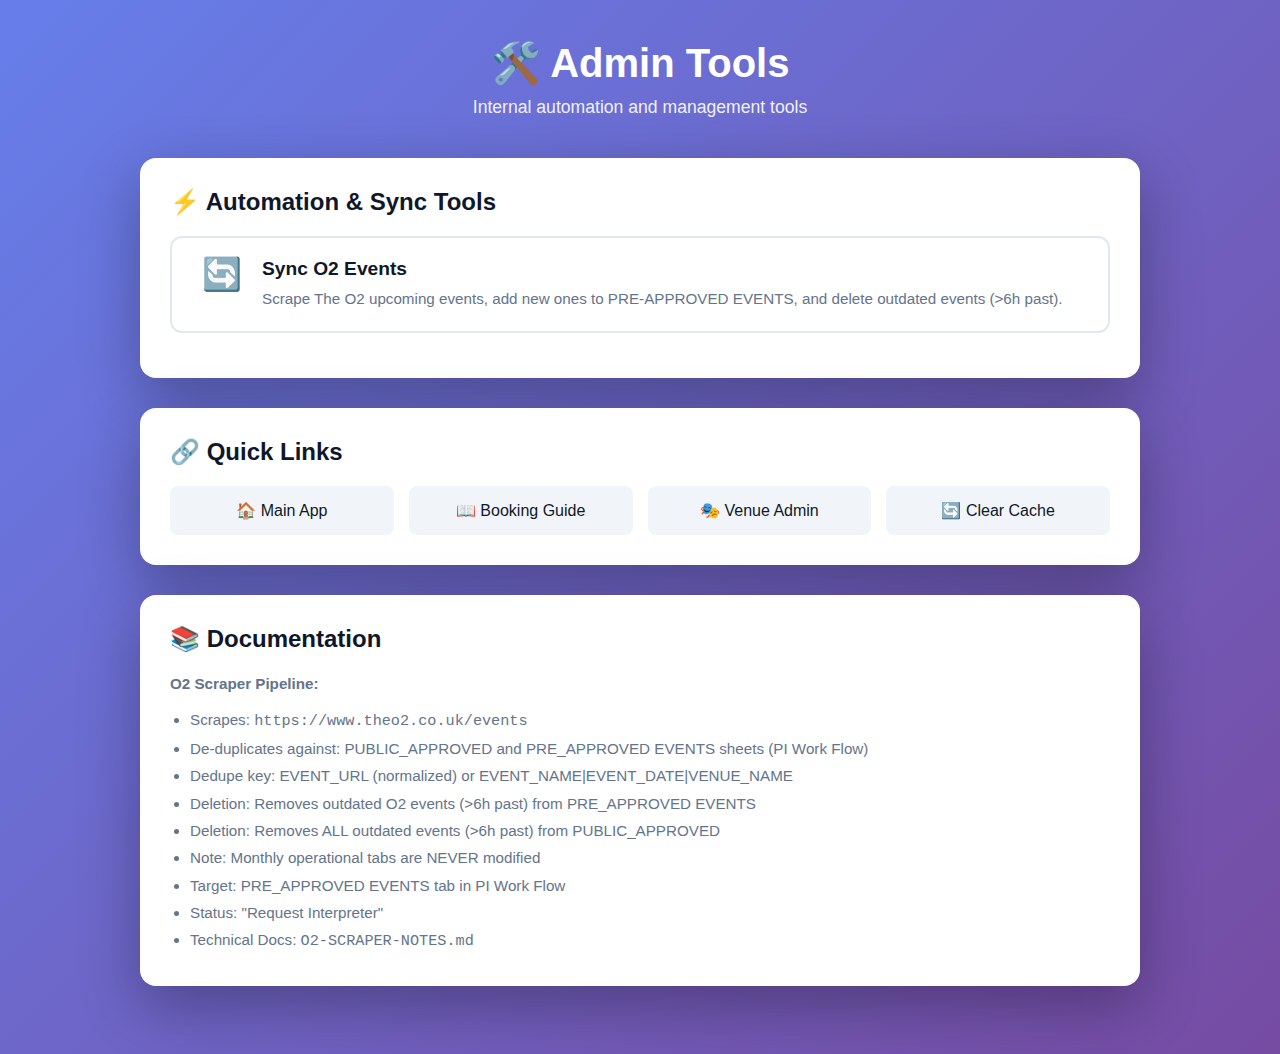
<file: admin-tools.html>
<!DOCTYPE html>
<html lang="en">
<head>
    <meta charset="UTF-8">
    <meta name="viewport" content="width=device-width, initial-scale=1.0">
    <title>Admin Tools - PI Events</title>
    <link rel="icon" type="image/png" href="PI Favicon.png">
    <style>
        * {
            margin: 0;
            padding: 0;
            box-sizing: border-box;
        }

        body {
            font-family: -apple-system, BlinkMacSystemFont, 'Segoe UI', Roboto, sans-serif;
            background: linear-gradient(135deg, #667eea 0%, #764ba2 100%);
            min-height: 100vh;
            padding: 40px 20px;
        }

        .container {
            max-width: 1000px;
            margin: 0 auto;
        }

        .header {
            text-align: center;
            color: white;
            margin-bottom: 40px;
        }

        .header h1 {
            font-size: 2.5rem;
            margin-bottom: 10px;
            font-weight: 700;
        }

        .header p {
            font-size: 1.1rem;
            opacity: 0.9;
        }

        .panel {
            background: white;
            border-radius: 16px;
            padding: 30px;
            box-shadow: 0 20px 60px rgba(0, 0, 0, 0.3);
            margin-bottom: 30px;
        }

        .panel h2 {
            font-size: 1.5rem;
            margin-bottom: 20px;
            color: #0F172A;
            display: flex;
            align-items: center;
            gap: 10px;
        }

        .tool-button {
            width: 100%;
            padding: 20px 30px;
            border: 2px solid #E2E8F0;
            border-radius: 12px;
            background: white;
            cursor: pointer;
            transition: all 0.2s;
            display: flex;
            align-items: flex-start;
            gap: 20px;
            margin-bottom: 15px;
        }

        .tool-button:hover:not(:disabled) {
            border-color: #667eea;
            box-shadow: 0 4px 12px rgba(102, 126, 234, 0.1);
            transform: translateY(-2px);
        }

        .tool-button:disabled {
            opacity: 0.5;
            cursor: not-allowed;
        }

        .tool-icon {
            font-size: 2rem;
            line-height: 1;
        }

        .tool-content {
            flex: 1;
            text-align: left;
        }

        .tool-title {
            font-size: 1.2rem;
            font-weight: 600;
            color: #0F172A;
            margin-bottom: 8px;
        }

        .tool-description {
            font-size: 0.95rem;
            color: #64748B;
            line-height: 1.5;
        }

        .alert {
            padding: 16px 20px;
            border-radius: 8px;
            margin-bottom: 20px;
            display: none;
            animation: slideIn 0.3s ease;
        }

        .alert.show {
            display: block;
        }

        .alert-success {
            background: #D1FAE5;
            color: #065F46;
            border: 2px solid #6EE7B7;
        }

        .alert-error {
            background: #FEE2E2;
            color: #991B1B;
            border: 2px solid #FCA5A5;
        }

        .alert-info {
            background: #DBEAFE;
            color: #1E40AF;
            border: 2px solid #93C5FD;
        }

        .alert-warning {
            background: #FEF3C7;
            color: #92400E;
            border: 2px solid #FCD34D;
        }

        @keyframes slideIn {
            from {
                opacity: 0;
                transform: translateY(-10px);
            }
            to {
                opacity: 1;
                transform: translateY(0);
            }
        }

        .status-text {
            font-weight: 600;
            margin-top: 10px;
        }

        .quick-links {
            display: grid;
            grid-template-columns: repeat(auto-fit, minmax(200px, 1fr));
            gap: 15px;
            margin-top: 20px;
        }

        .quick-link {
            padding: 15px 20px;
            background: #F1F5F9;
            border-radius: 8px;
            text-decoration: none;
            color: #0F172A;
            font-weight: 500;
            text-align: center;
            transition: all 0.2s;
        }

        .quick-link:hover {
            background: #E2E8F0;
            transform: translateY(-2px);
        }
    </style>
</head>
<body>
    <div class="container">
        <div class="header">
            <h1>🛠️ Admin Tools</h1>
            <p>Internal automation and management tools</p>
        </div>

        <div id="alertContainer"></div>

        <!-- Automation Tools Panel -->
        <div class="panel">
            <h2>⚡ Automation & Sync Tools</h2>

            <!-- O2 Sync Button -->
            <button class="tool-button" id="o2SyncBtn" onclick="runO2EventsSync()">
                <div class="tool-icon">🔄</div>
                <div class="tool-content">
                    <div class="tool-title">Sync O2 Events</div>
                    <div class="tool-description">
                        Scrape The O2 upcoming events, add new ones to PRE-APPROVED EVENTS, and delete outdated events (>6h past).
                    </div>
                    <div id="o2Status" class="status-text" style="display:none;"></div>
                </div>
            </button>

            <!-- Future automation buttons can be added here -->
        </div>

        <!-- Quick Links Panel -->
        <div class="panel">
            <h2>🔗 Quick Links</h2>
            <div class="quick-links">
                <a href="index.html" class="quick-link">🏠 Main App</a>
                <a href="booking-guide.html" class="quick-link">📖 Booking Guide</a>
                <a href="admin-panel-with-api.html" class="quick-link">🎭 Venue Admin</a>
                <a href="clear-cache-v9.html" class="quick-link">🔄 Clear Cache</a>
            </div>
        </div>

        <!-- Documentation Panel -->
        <div class="panel">
            <h2>📚 Documentation</h2>
            <div class="tool-description">
                <p style="margin-bottom: 10px;"><strong>O2 Scraper Pipeline:</strong></p>
                <ul style="margin-left: 20px; color: #64748B; line-height: 1.8;">
                    <li>Scrapes: <code>https://www.theo2.co.uk/events</code></li>
                    <li>De-duplicates against: PUBLIC_APPROVED and PRE_APPROVED EVENTS sheets (PI Work Flow)</li>
                    <li>Dedupe key: EVENT_URL (normalized) or EVENT_NAME|EVENT_DATE|VENUE_NAME</li>
                    <li>Deletion: Removes outdated O2 events (>6h past) from PRE_APPROVED EVENTS</li>
                    <li>Deletion: Removes ALL outdated events (>6h past) from PUBLIC_APPROVED</li>
                    <li>Note: Monthly operational tabs are NEVER modified</li>
                    <li>Target: PRE_APPROVED EVENTS tab in PI Work Flow</li>
                    <li>Status: "Request Interpreter"</li>
                    <li>Technical Docs: <code>O2-SCRAPER-NOTES.md</code></li>
                </ul>
            </div>
        </div>
    </div>

    <script>
        /**
         * Main function to run O2 events sync
         * 1. Scrape O2 events (o2-scraper-enhanced.py)
         * 2. Apply de-duplication against PUBLIC_APPROVED + PRE_APPROVED EVENTS (PI Work Flow)
         *    - Uses URL-first matching (normalized EVENT_URL)
         *    - Falls back to (EVENT_NAME | EVENT_DATE | VENUE_NAME)
         * 3. Append new events to PRE-APPROVED EVENTS
         * 4. Return summary
         */
        async function runO2EventsSync() {
            const btn = document.getElementById('o2SyncBtn');
            const statusDiv = document.getElementById('o2Status');

            // Disable button and show syncing state
            btn.disabled = true;
            statusDiv.style.display = 'block';
            statusDiv.textContent = 'Syncing O2 events…';
            statusDiv.style.color = '#667eea';

            try {
                // Call the sync API (runs both scraper and sync in one call)
                showAlert('info', '🔄 Starting O2 sync pipeline...');

                const result = await callSyncAPI();

                if (!result.success) {
                    throw new Error(result.error || 'Sync failed');
                }

                // Extract results
                const {
                    scraped = 0,
                    newEvents = 0,
                    alreadyPublicApproved = 0,
                    alreadyPreApproved = 0,
                    deletedPreCount = 0,
                    deletedPubCount = 0,
                    range = '',
                    timestamp = ''
                } = result;

                // Calculate totals
                const totalInPreApproved = newEvents + alreadyPreApproved;
                const totalSkipped = alreadyPublicApproved + alreadyPreApproved;
                const totalDeleted = deletedPreCount + deletedPubCount;

                // Success message with deletion stats
                let successMsg = `✅ O2 sync complete: ${scraped} scraped, ${newEvents} added to PRE_APPROVED`;
                if (totalSkipped > 0) {
                    successMsg += `, ${totalSkipped} duplicates skipped`;
                }
                if (totalDeleted > 0) {
                    successMsg += `, ${totalDeleted} outdated deleted`;
                    if (deletedPreCount > 0 && deletedPubCount > 0) {
                        successMsg += ` (${deletedPreCount} from PRE, ${deletedPubCount} from PUBLIC)`;
                    }
                }

                showAlert('success', successMsg);

                // Status text with all metrics
                let statusText = `Last sync: ${timestamp || new Date().toLocaleString()} - ${newEvents} new`;
                if (totalDeleted > 0) statusText += `, ${totalDeleted} deleted`;

                statusDiv.textContent = statusText;
                statusDiv.style.color = '#10B981';

            } catch (error) {
                console.error('O2 sync error:', error);
                showAlert('error', `⚠️ O2 sync failed: ${error.message}. Please check logs.`);
                statusDiv.textContent = `Last sync failed: ${error.message}`;
                statusDiv.style.color = '#DC2626';
            } finally {
                // Re-enable button
                btn.disabled = false;
            }
        }

        /**
         * Call the O2 sync API endpoint
         */
        async function callSyncAPI() {
            const API_BASE_URL = 'http://localhost:5001';

            try {
                const response = await fetch(`${API_BASE_URL}/api/sync-o2-events`, {
                    method: 'POST',
                    headers: {
                        'Content-Type': 'application/json'
                    }
                });

                if (!response.ok) {
                    const errorData = await response.json();
                    throw new Error(errorData.error || `HTTP ${response.status}`);
                }

                return await response.json();

            } catch (error) {
                // Check if API server is running
                if (error.message.includes('Failed to fetch') || error.message.includes('NetworkError')) {
                    throw new Error('Cannot connect to API server. Make sure the O2 Sync API is running on http://localhost:5001');
                }
                throw error;
            }
        }

        /**
         * Show alert message
         */
        function showAlert(type, message) {
            const container = document.getElementById('alertContainer');
            const alert = document.createElement('div');
            alert.className = `alert alert-${type} show`;
            alert.textContent = message;
            container.appendChild(alert);

            // Auto-remove after 8 seconds
            setTimeout(() => {
                alert.remove();
            }, 8000);
        }

        // Log page load
        console.log('Admin Tools loaded');
    </script>
</body>
</html>
</file>
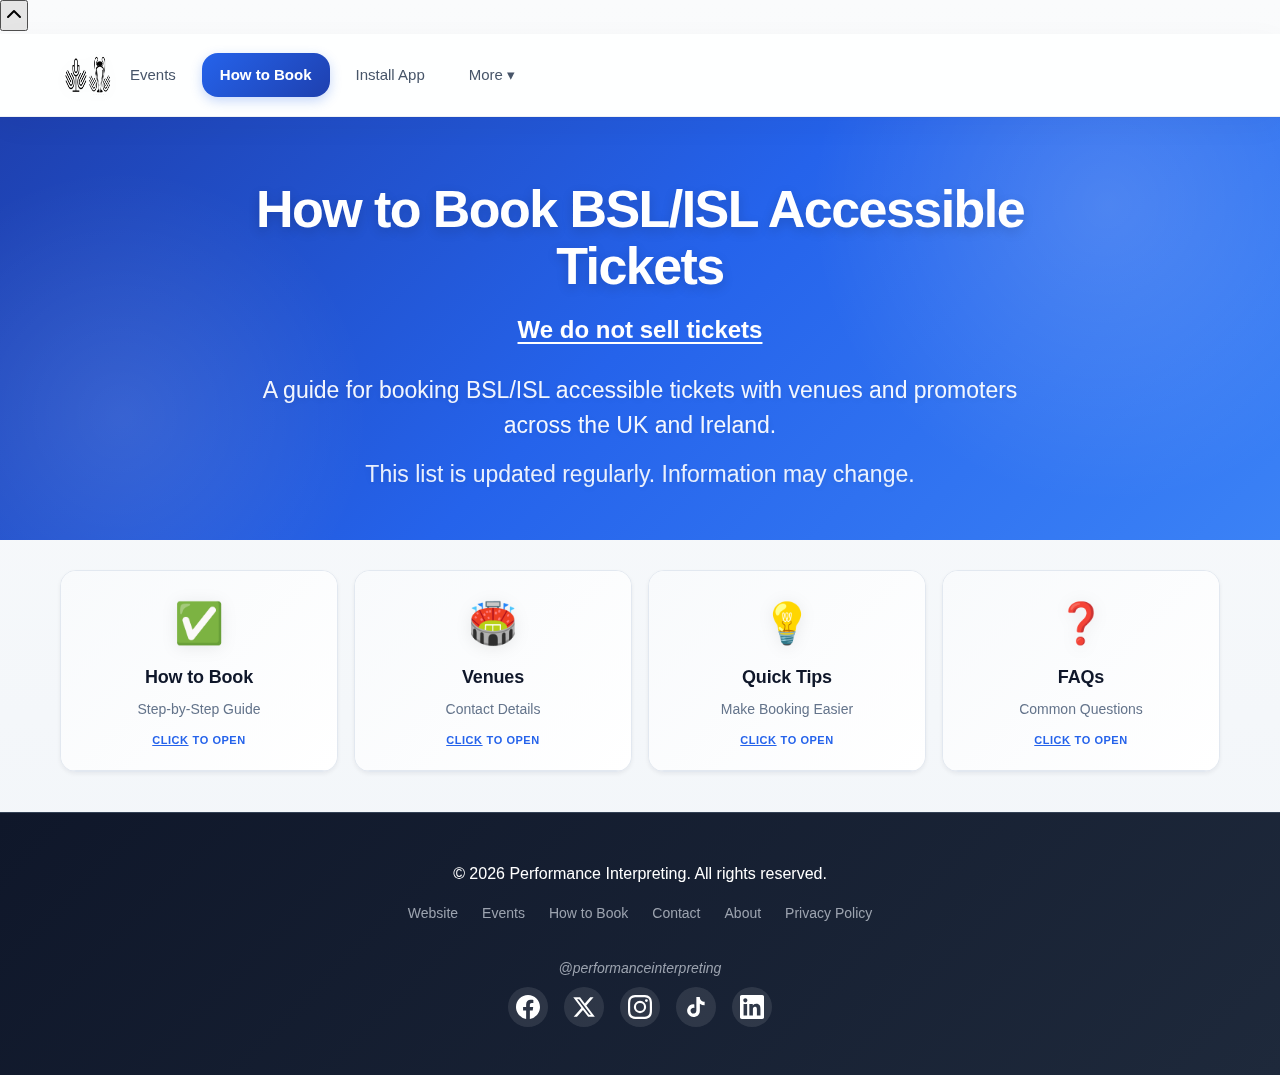
<file: booking-guide.html>
<!DOCTYPE html>
<html lang="en">
<head>
    <meta charset="UTF-8">
    <meta name="viewport" content="width=device-width, initial-scale=1.0">
    <meta name="description" content="Step-by-step guide for booking BSL and ISL accessible tickets with venues across the UK and Ireland. Find contact details and booking tips.">
    <meta name="theme-color" content="#2563EB">

    <!-- Open Graph / Facebook -->
    <meta property="og:type" content="website">
    <meta property="og:url" content="https://events.performanceinterpreting.co.uk/booking-guide.html">
    <meta property="og:title" content="How to Book BSL/ISL Accessible Tickets">
    <meta property="og:description" content="Step-by-step guide for booking BSL and ISL accessible tickets with venues across the UK and Ireland.">
    <meta property="og:image" content="https://events.performanceinterpreting.co.uk/full_pi_logo_long_white.png">

    <!-- Twitter -->
    <meta property="twitter:card" content="summary_large_image">
    <meta property="twitter:url" content="https://events.performanceinterpreting.co.uk/booking-guide.html">
    <meta property="twitter:title" content="How to Book BSL/ISL Accessible Tickets">
    <meta property="twitter:description" content="Step-by-step guide for booking BSL and ISL accessible tickets with venues across the UK and Ireland.">
    <meta property="twitter:image" content="https://events.performanceinterpreting.co.uk/full_pi_logo_long_white.png">

    <title>How to Book BSL/ISL Accessible Tickets - Performance Interpreting</title>

    <link rel="manifest" href="manifest.json">
    <link rel="icon" type="image/png" href="PI Favicon.png">

    <!-- Preconnect to improve performance -->
    <link rel="preconnect" href="https://tally.so">
    <link rel="dns-prefetch" href="https://tally.so">

    <!-- Link main styles for consistent header -->
    <link rel="stylesheet" href="styles.css">

    <style>
        /* Base Styles */
        * {
            margin: 0;
            padding: 0;
            box-sizing: border-box;
        }

        body {
            font-family: -apple-system, BlinkMacSystemFont, 'Segoe UI', Roboto, 'SF Pro Display', 'Helvetica Neue', Arial, sans-serif;
            background-color: #F8FAFC;
            color: #0F172A;
            line-height: 1.6;
            -webkit-font-smoothing: antialiased;
            -moz-osx-font-smoothing: grayscale;
        }

        /* Override header for this page if needed */

        /* "Does not sell tickets" notice */
        .no-tickets-notice {
            font-size: clamp(18px, 3vw, 24px);
            font-weight: 700;
            color: white;
            text-decoration: underline;
            text-decoration-thickness: 2px;
            text-underline-offset: 4px;
            margin: 1rem auto 1.5rem;
            animation: noticeGlow 3s ease-in-out infinite;
        }

        @keyframes noticeGlow {
            0%, 100% { opacity: 1; }
            50% { opacity: 0.7; }
        }

        @media (prefers-reduced-motion: reduce) {
            .no-tickets-notice {
                animation: none;
            }
        }

        /* BSL Guaranteed badge for venues */
        .badge-guaranteed {
            display: inline-block;
            background: #059669;
            color: white;
            font-size: 0.7rem;
            font-weight: 600;
            padding: 2px 8px;
            border-radius: 12px;
            margin-left: 8px;
            vertical-align: middle;
        }

        .venue-note-guaranteed {
            background: #ECFDF5;
            border: 1px solid #6EE7B7;
            border-radius: 8px;
            padding: 10px 14px;
            margin-bottom: 12px;
            font-size: 0.9rem;
            color: #065F46;
            font-weight: 500;
        }

        /* Main Content */
        .booking-content {
            padding: 0;
        }

        /* Override sections grid padding */
        .sections-grid {
            padding: 30px 20px 40px;
            max-width: 1200px;
            margin: 0 auto;
            display: grid;
            grid-template-columns: repeat(4, 1fr);
            gap: 16px;
        }

        .section-card {
            background: white;
            border-radius: 16px;
            overflow: hidden;
            box-shadow: 0 2px 4px rgba(15, 23, 42, 0.06);
            transition: all 0.3s cubic-bezier(0.4, 0, 0.2, 1);
            cursor: pointer;
            border: 1px solid #E2E8F0;
        }

        .section-card:hover {
            transform: translateY(-8px);
            box-shadow: 0 16px 48px rgba(15, 23, 42, 0.16);
            border-color: rgba(37, 99, 235, 0.2);
        }

        .section-card:active {
            transform: translateY(-4px);
        }

        .section-header {
            background: linear-gradient(135deg, #F8FAFC 0%, #FFFFFF 100%);
            color: #0F172A;
            padding: 20px 16px;
            text-align: center;
            position: relative;
            border-bottom: 1px solid #E2E8F0;
        }

        .section-icon {
            font-size: 2.5rem;
            margin-bottom: 8px;
            display: block;
            filter: drop-shadow(0 2px 8px rgba(0, 0, 0, 0.08));
        }

        .section-title {
            font-size: 18px;
            font-weight: 700;
            margin-bottom: 6px;
            color: #0F172A;
            letter-spacing: -0.01em;
        }

        .section-subtitle {
            font-size: 14px;
            color: #64748B;
            font-weight: 500;
        }

        .click-hint {
            font-size: 11px;
            color: #2563EB;
            font-weight: 600;
            margin-top: 12px;
            display: flex;
            align-items: center;
            justify-content: center;
            gap: 4px;
            letter-spacing: 0.05em;
            text-transform: uppercase;
        }

        /* Modal Styles */
        .modal-overlay {
            position: fixed;
            top: 0;
            left: 0;
            right: 0;
            bottom: 0;
            background: rgba(0, 0, 0, 0.7);
            backdrop-filter: blur(4px);
            display: none;
            align-items: center;
            justify-content: center;
            z-index: 1000;
            padding: 20px;
            animation: fadeIn 0.3s ease;
        }

        .modal-overlay.active {
            display: flex;
        }

        .modal-container {
            background: white;
            border-radius: 16px;
            width: 100%;
            max-width: 900px;
            max-height: 90vh;
            display: flex;
            flex-direction: column;
            box-shadow: 0 20px 60px rgba(0, 0, 0, 0.3);
            animation: slideUp 0.3s ease;
        }

        .modal-header {
            background: white;
            color: #0F172A;
            padding: 30px;
            border-radius: 16px 16px 0 0;
            display: flex;
            align-items: center;
            justify-content: space-between;
            flex-shrink: 0;
            border-bottom: 1px solid #E2E8F0;
        }

        .modal-header-content {
            display: flex;
            align-items: center;
            gap: 15px;
        }

        .modal-icon {
            font-size: 2.5rem;
        }

        .modal-header-text h2 {
            font-size: 24px;
            font-weight: 700;
            margin-bottom: 4px;
            color: #0F172A;
            letter-spacing: -0.01em;
        }

        .modal-header-text p {
            font-size: 14px;
            color: #64748B;
            font-weight: 500;
        }

        .modal-close {
            background: #F1F5F9;
            border: 1px solid #E2E8F0;
            color: #64748B;
            width: 40px;
            height: 40px;
            border-radius: 50%;
            font-size: 24px;
            cursor: pointer;
            display: flex;
            align-items: center;
            justify-content: center;
            transition: all 0.2s;
            flex-shrink: 0;
        }

        .modal-close:hover {
            background: #EF4444;
            border-color: #EF4444;
            color: white;
            transform: rotate(90deg);
        }

        .modal-body {
            padding: 30px;
            overflow-y: auto;
            flex: 1;
        }

        /* Custom Scrollbar */
        .modal-body::-webkit-scrollbar {
            width: 8px;
        }

        .modal-body::-webkit-scrollbar-track {
            background: #f1f1f1;
            border-radius: 10px;
        }

        .modal-body::-webkit-scrollbar-thumb {
            background: #CBD5E1;
            border-radius: 10px;
        }

        .modal-body::-webkit-scrollbar-thumb:hover {
            background: #94A3B8;
        }

        /* FAQ Styling - Accordion Style */
        .faq-button {
            width: 100%;
            background: white;
            border: 1px solid #E2E8F0;
            border-radius: 12px;
            padding: 20px;
            margin-bottom: 12px;
            cursor: pointer;
            text-align: left;
            transition: all 0.2s;
            display: flex;
            justify-content: space-between;
            align-items: center;
            box-shadow: 0 1px 2px rgba(15, 23, 42, 0.04);
        }

        .faq-button:hover {
            border-color: #2563EB;
            box-shadow: 0 4px 12px rgba(15, 23, 42, 0.08);
        }

        .faq-button.active {
            border-color: #2563EB;
            background: #F8FAFC;
        }

        .faq-question-text {
            font-size: 16px;
            font-weight: 600;
            color: #1a1a1a;
            flex: 1;
            padding-right: 15px;
        }

        .faq-toggle {
            color: #2563EB;
            font-size: 20px;
            transition: transform 0.3s;
            flex-shrink: 0;
        }

        .faq-button.active .faq-toggle {
            transform: rotate(180deg);
        }

        .faq-answer-container {
            max-height: 0;
            overflow: hidden;
            transition: max-height 0.3s ease-out;
            margin-top: -10px;
            margin-bottom: 12px;
        }

        .faq-answer-container.show {
            max-height: 500px;
            transition: max-height 0.5s ease-in;
        }

        .faq-answer {
            padding: 20px;
            background: white;
            border: 2px solid #e5e7eb;
            border-top: none;
            border-radius: 0 0 12px 12px;
            font-size: 15px;
            color: #4a5568;
            line-height: 1.6;
        }

        /* Tips Styling */
        .tip-item {
            background: white;
            padding: 20px;
            border-radius: 12px;
            margin-bottom: 15px;
            display: flex;
            gap: 15px;
            border: 1px solid #E2E8F0;
            box-shadow: 0 2px 4px rgba(15, 23, 42, 0.04);
            border-left: 3px solid #2563EB;
        }

        .tip-icon {
            font-size: 24px;
            flex-shrink: 0;
        }

        .tip-content h4 {
            font-size: 16px;
            font-weight: 600;
            color: #0F172A;
            margin-bottom: 6px;
            letter-spacing: -0.01em;
        }

        .tip-content p {
            font-size: 14px;
            color: #475569;
            line-height: 1.6;
        }

        /* Steps Styling */
        .step-item {
            display: flex;
            gap: 20px;
            margin-bottom: 25px;
            align-items: start;
        }

        .step-number {
            width: 40px;
            height: 40px;
            background: linear-gradient(135deg, #2563EB 0%, #1E40AF 100%);
            color: white;
            border-radius: 50%;
            display: flex;
            align-items: center;
            justify-content: center;
            font-weight: 700;
            font-size: 18px;
            flex-shrink: 0;
            box-shadow: 0 2px 8px rgba(37, 99, 235, 0.3);
        }

        .step-content h4 {
            font-size: 16px;
            font-weight: 600;
            color: #1a1a1a;
            margin-bottom: 8px;
        }

        .step-content p {
            font-size: 14px;
            color: #4a5568;
            line-height: 1.6;
        }

        /* Venue Section */
        .venue-instruction {
            background: #FEF3C7;
            border: 1px solid #F59E0B;
            border-radius: 10px;
            padding: 12px 16px;
            font-size: 14px;
            color: #92400E;
            line-height: 1.5;
            margin-bottom: 12px;
        }

        .venue-search {
            position: sticky;
            top: -30px;
            z-index: 2;
            background: white;
            padding: 0 0 12px;
            margin: 0 0 12px;
        }

        .search-input {
            width: 100%;
            padding: 16px 20px;
            font-size: 16px;
            border: 1px solid #E2E8F0;
            border-radius: 12px;
            transition: all 0.2s;
            box-shadow: 0 1px 2px rgba(15, 23, 42, 0.04);
        }

        .search-input:focus {
            outline: none;
            border-color: #2563EB;
            box-shadow: 0 0 0 4px rgba(37, 99, 235, 0.08), 0 4px 12px rgba(15, 23, 42, 0.08);
        }

        .venue-button {
            width: 100%;
            background: white;
            border: 1px solid #E2E8F0;
            border-radius: 12px;
            padding: 14px 16px;
            margin-bottom: 8px;
            cursor: pointer;
            text-align: left;
            transition: all 0.2s;
            display: flex;
            justify-content: space-between;
            align-items: center;
            box-shadow: 0 1px 2px rgba(15, 23, 42, 0.04);
        }

        .venue-button:hover {
            border-color: #2563EB;
            box-shadow: 0 4px 12px rgba(15, 23, 42, 0.08);
        }

        .venue-button.active {
            border-color: #2563EB;
            background: #F8FAFC;
        }

        .venue-name {
            font-size: 16px;
            font-weight: 600;
            color: #1a1a1a;
        }

        .venue-toggle {
            color: #2563EB;
            font-size: 24px;
            transition: transform 0.3s;
        }

        .venue-button.active .venue-toggle {
            transform: rotate(180deg);
        }

        .venue-details {
            max-height: 0;
            overflow: hidden;
            transition: max-height 0.3s ease-out;
            background: white;
            border-radius: 8px;
            margin-top: -10px;
            margin-bottom: 8px;
        }

        .venue-details.show {
            max-height: 3000px;
            transition: max-height 0.5s ease-in;
            padding: 20px;
            border: 2px solid #e5e7eb;
        }

        .venue-badge {
            display: inline-block;
            padding: 8px 16px;
            border-radius: 20px;
            font-size: 13px;
            font-weight: 600;
            margin-bottom: 15px;
        }

        .badge-guaranteed {
            background: #d1fae5;
            color: #065f46;
            border: 2px solid #10b981;
        }

        .badge-request {
            background: #fef3c7;
            color: #92400e;
            border: 2px solid #f59e0b;
        }

        .contact-methods {
            display: flex;
            flex-direction: column;
            gap: 12px;
            margin-top: 15px;
        }

        .contact-item {
            display: flex;
            gap: 12px;
            padding: 14px;
            background: #F8FAFC;
            border-radius: 10px;
            border: 1px solid #E2E8F0;
        }

        .contact-icon {
            font-size: 20px;
            color: #6b7280;
        }


        .venue-region {
            margin-bottom: 6px;
        }

        .region-button {
            width: 100%;
            background: #F8FAFC;
            border: 1px solid #E2E8F0;
            border-radius: 10px;
            padding: 14px 16px;
            cursor: pointer;
            text-align: left;
            transition: all 0.2s;
            display: flex;
            justify-content: space-between;
            align-items: center;
        }

        .region-button:hover {
            border-color: #2563EB;
            background: #EFF6FF;
        }

        .region-button.active {
            border-color: #2563EB;
            background: #EFF6FF;
            border-radius: 10px 10px 0 0;
        }

        .region-info {
            display: flex;
            flex-direction: column;
            gap: 2px;
        }

        .region-name {
            font-size: 15px;
            font-weight: 700;
            color: #0F172A;
        }

        .region-count {
            font-size: 12px;
            color: #64748B;
            font-weight: 500;
        }

        .region-toggle {
            color: #2563EB;
            font-size: 14px;
            transition: transform 0.3s;
            font-weight: 700;
        }

        .region-button.active .region-toggle {
            transform: rotate(90deg);
        }

        .region-venues {
            max-height: 0;
            overflow: hidden;
            transition: max-height 0.3s ease-out;
            border: 1px solid transparent;
            border-top: none;
            border-radius: 0 0 10px 10px;
        }

        .region-venues.show {
            max-height: 10000px;
            transition: max-height 0.5s ease-in;
            border-color: #E2E8F0;
            padding: 8px;
            background: white;
        }

        .venue-region.hidden {
            display: none;
        }

        .contact-info strong {
            display: block;
            color: #1a1a1a;
            margin-bottom: 4px;
        }

        .contact-info a {
            color: #2563EB;
            text-decoration: none;
            font-weight: 500;
            word-break: break-all;
            overflow-wrap: break-word;
            font-size: 14px;
        }

        .contact-info a:hover {
            text-decoration: underline;
            color: #1E40AF;
        }

        .contact-info p {
            color: #4a5568;
            font-size: 14px;
            margin: 0;
        }

        .tour-venues {
            margin-top: 20px;
            padding: 20px;
            background: #F8FAFC;
            border-radius: 12px;
            border: 1px solid #E2E8F0;
            border-left: 3px solid #2563EB;
        }

        .tour-venue-item {
            margin-bottom: 15px;
            padding-bottom: 15px;
            border-bottom: 1px solid #E2E8F0;
        }

        .tour-venue-item:last-child {
            border-bottom: none;
            margin-bottom: 0;
            padding-bottom: 0;
        }

        .tour-venue-item strong {
            display: block;
            color: #0F172A;
            margin-bottom: 5px;
            font-weight: 600;
        }

        .tour-venue-item p {
            color: #64748B;
            font-size: 14px;
            margin: 3px 0;
        }

        .tour-venue-item a {
            color: #2563EB;
        }

        .no-results {
            text-align: center;
            padding: 40px;
            color: #6b7280;
            display: none;
        }

        .no-results.show {
            display: block;
        }

        /* Animations */
        @keyframes fadeIn {
            from {
                opacity: 0;
            }
            to {
                opacity: 1;
            }
        }

        @keyframes slideUp {
            from {
                opacity: 0;
                transform: translateY(50px);
            }
            to {
                opacity: 1;
                transform: translateY(0);
            }
        }

        /* Footer */
        footer {
            background: #111827;
            color: white;
            padding: 32px 0;
        }

        .footer-content {
            max-width: 1200px;
            margin: 0 auto;
            padding: 0 24px;
            display: flex;
            justify-content: space-between;
            align-items: flex-start;
            flex-wrap: wrap;
            gap: 32px;
        }

        .footer-main {
            display: flex;
            flex-direction: column;
            gap: 16px;
        }

        .footer-links {
            display: flex;
            gap: 24px;
            flex-wrap: wrap;
        }

        .footer-links a,
        .footer-link-button {
            color: #9CA3AF;
            font-size: 14px;
            text-decoration: none;
            transition: color 0.15s;
            background: none;
            border: none;
            cursor: pointer;
            padding: 0;
            font-family: inherit;
        }

        .footer-links a:hover,
        .footer-link-button:hover {
            color: white;
        }

        .footer-social {
            display: flex;
            flex-direction: column;
            gap: 8px;
            align-items: flex-end;
        }

        .social-label {
            color: #9CA3AF;
            font-size: 14px;
            margin-bottom: 0;
        }

        .social-icons {
            display: flex;
            gap: 16px;
        }

        .social-icons a {
            width: 40px;
            height: 40px;
            display: flex;
            align-items: center;
            justify-content: center;
            background: rgba(255,255,255,0.1);
            border-radius: 50%;
            color: white;
            transition: all 0.15s;
        }

        .social-icons a:hover {
            background: rgba(255,255,255,0.2);
            transform: translateY(-2px);
        }

        /* Mobile Responsive */
        @media (max-width: 1024px) {
            .sections-grid {
                grid-template-columns: repeat(2, 1fr);
            }
        }

        @media (max-width: 768px) {
            .sections-grid {
                grid-template-columns: 1fr 1fr;
                padding: 20px 16px 30px;
                gap: 12px;
            }

            .section-header {
                padding: 16px 12px;
            }

            .section-icon {
                font-size: 2rem;
                margin-bottom: 6px;
            }

            .section-title {
                font-size: 15px;
            }

            .section-subtitle {
                font-size: 12px;
            }

            .click-hint {
                font-size: 10px;
                margin-top: 8px;
            }
        }

        @media (max-width: 400px) {
            .sections-grid {
                grid-template-columns: 1fr 1fr;
                gap: 10px;
            }
        }

            .modal-container {
                max-height: 95vh;
                margin: 10px;
            }

            .modal-header {
                padding: 20px;
            }

            .modal-icon {
                font-size: 2rem;
            }

            .modal-header-text h2 {
                font-size: 20px;
            }

            .modal-body {
                padding: 20px;
            }

            .footer-content {
                flex-direction: column;
                text-align: center;
                align-items: center;
            }

            .footer-main {
                flex-direction: column;
                text-align: center;
                align-items: center;
            }

            .footer-social {
                align-items: center;
            }
        }

        /* Prevent body scroll when modal is open */
        body.modal-open {
            overflow: hidden;
        }
    </style>
</head>
<body>
    <!-- Skip to Content Link (Accessibility) -->
    <a href="#main-content" class="skip-to-content">Skip to main content</a>

    <!-- Back to Top Button -->
    <button id="backToTop" class="back-to-top" aria-label="Back to top">
        <svg width="24" height="24" viewBox="0 0 24 24" fill="none" stroke="currentColor" stroke-width="2" stroke-linecap="round" stroke-linejoin="round">
            <polyline points="18 15 12 9 6 15"></polyline>
        </svg>
    </button>

    <!-- App Header -->
    <header class="app-header">
        <div class="header-content">
            <!-- Logo Container -->
            <div class="logo-container">
                <a href="index.html">
                    <img
                        src="side_by_side_PI_logo_black.png"
                        alt="Performance Interpreting Logo"
                        class="logo"
                    >
                </a>
            </div>

            <!-- Desktop Navigation -->
            <nav class="desktop-nav">
                <a href="index.html#events" class="nav-link">Events</a>
                <a href="booking-guide.html" class="nav-link active">How to Book</a>
                <button onclick="openInstallPrompt()" class="nav-link nav-button">Install App</button>
                <div class="nav-dropdown">
                    <button class="nav-link nav-button dropdown-toggle" id="moreDropdownBtn">More ▾</button>
                    <div class="dropdown-menu" id="moreDropdownMenu">
                        <button onclick="openFeedbackModal()" class="dropdown-item">Share Your Thoughts</button>
                        <button onclick="openFestivalChecklistModal()" class="dropdown-item">Festival Checklist</button>
                        <button onclick="openKnowYourRightsModal()" class="dropdown-item">Know Your Rights</button>
                        <a href="index.html#about" class="dropdown-item">About PI</a>
                        <a href="index.html#contact" class="dropdown-item">Contact</a>
                    </div>
                </div>
            </nav>

            <!-- Mobile Menu Button -->
            <button class="mobile-menu-btn" id="mobileMenuBtn" aria-label="Menu">
                <span class="hamburger-line"></span>
                <span class="hamburger-line"></span>
                <span class="hamburger-line"></span>
            </button>
        </div>

        <!-- Mobile Navigation -->
        <nav class="mobile-nav" id="mobileNav">
            <a href="index.html#events" class="mobile-nav-link" onclick="closeMobileMenu()">Events</a>
            <a href="booking-guide.html" class="mobile-nav-link">How to Book</a>
            <button onclick="openInstallPrompt()" class="mobile-nav-link mobile-nav-button">Install App</button>
            <div class="mobile-nav-dropdown">
                <button class="mobile-nav-link mobile-nav-button mobile-dropdown-toggle" id="mobileMoreBtn">More ▾</button>
                <div class="mobile-dropdown-menu" id="mobileMoreMenu">
                    <button onclick="openFeedbackModal()" class="mobile-dropdown-item">Share Your Thoughts</button>
                    <button onclick="openFestivalChecklistModal()" class="mobile-dropdown-item">Festival Checklist</button>
                    <button onclick="openKnowYourRightsModal()" class="mobile-dropdown-item">Know Your Rights</button>
                    <a href="index.html#about" class="mobile-dropdown-item" onclick="closeMobileMenu()">About PI</a>
                    <a href="index.html#contact" class="mobile-dropdown-item" onclick="closeMobileMenu()">Contact</a>
                </div>
            </div>
        </nav>
    </header>

    <!-- Main Content -->
    <main class="booking-content" id="main-content">

        <!-- Hero Section -->
        <section class="hero-section">
            <div class="hero-content">
                <h1 class="hero-title">How to Book BSL/ISL Accessible Tickets</h1>
                <p class="no-tickets-notice">We do not sell tickets</p>
                <p class="hero-subtitle" style="max-width: 800px;">A guide for booking BSL/ISL accessible tickets with venues and promoters across the UK and Ireland.</p>
                <p class="hero-subtitle" style="margin-top: 15px; opacity: 0.9;">This list is updated regularly. Information may change.</p>
            </div>
        </section>

        <!-- Section Cards Grid -->
        <div class="sections-grid">

            <!-- How to Book Card -->
            <div class="section-card" onclick="openModal('bookingModal')">
                <div class="section-header">
                    <span class="section-icon">✅</span>
                    <h3 class="section-title">How to Book</h3>
                    <p class="section-subtitle">Step-by-Step Guide</p>
                    <p class="click-hint"><u>CLICK</u> TO OPEN</p>
                </div>
            </div>

            <!-- Venues Card -->
            <div class="section-card" onclick="openModal('venuesModal')">
                <div class="section-header">
                    <span class="section-icon">🏟️</span>
                    <h3 class="section-title">Venues</h3>
                    <p class="section-subtitle">Contact Details</p>
                    <p class="click-hint"><u>CLICK</u> TO OPEN</p>
                </div>
            </div>

            <!-- Quick Tips Card -->
            <div class="section-card" onclick="openModal('tipsModal')">
                <div class="section-header">
                    <span class="section-icon">💡</span>
                    <h3 class="section-title">Quick Tips</h3>
                    <p class="section-subtitle">Make Booking Easier</p>
                    <p class="click-hint"><u>CLICK</u> TO OPEN</p>
                </div>
            </div>

            <!-- FAQs Card -->
            <div class="section-card" onclick="openModal('faqModal')">
                <div class="section-header">
                    <span class="section-icon">❓</span>
                    <h3 class="section-title">FAQs</h3>
                    <p class="section-subtitle">Common Questions</p>
                    <p class="click-hint"><u>CLICK</u> TO OPEN</p>
                </div>
            </div>

        </div>
    </main>

    <!-- FAQ Modal -->
    <div class="modal-overlay" id="faqModal" onclick="closeModalOnOverlay(event, 'faqModal')">
        <div class="modal-container">
            <div class="modal-header">
                <div class="modal-header-content">
                    <span class="modal-icon">❓</span>
                    <div class="modal-header-text">
                        <h2>Frequently Asked Questions</h2>
                        <p>Everything you need to know</p>
                    </div>
                </div>
                <button class="modal-close" onclick="closeModal('faqModal')">✕</button>
            </div>
            <div class="modal-body">
                <!-- FAQ 1 -->
                <button class="faq-button" onclick="toggleFaq(event, this)">
                    <span class="faq-question-text">Do I need to request an interpreter in advance?</span>
                    <span class="faq-toggle">▼</span>
                </button>
                <div class="faq-answer-container">
                    <div class="faq-answer">It depends on the venue. Some venues provide interpreters at every show (like Wembley Stadium), while others require advance booking (like The O2 Arena). Check the venues section for specific details.</div>
                </div>

                <!-- FAQ 2 -->
                <button class="faq-button" onclick="toggleFaq(event, this)">
                    <span class="faq-question-text">How far in advance should I book?</span>
                    <span class="faq-toggle">▼</span>
                </button>
                <div class="faq-answer-container">
                    <div class="faq-answer">As soon as possible! For venues that require interpreter requests, contact them immediately after buying your tickets. Some venues need 2-4 weeks notice.</div>
                </div>

                <!-- FAQ 3 -->
                <button class="faq-button" onclick="toggleFaq(event, this)">
                    <span class="faq-question-text">Are BSL/ISL tickets more expensive?</span>
                    <span class="faq-toggle">▼</span>
                </button>
                <div class="faq-answer-container">
                    <div class="faq-answer">No! BSL and ISL interpretation is provided free of charge as an accessibility service. You only pay the standard ticket price.</div>
                </div>

                <!-- FAQ 4 -->
                <button class="faq-button" onclick="toggleFaq(event, this)">
                    <span class="faq-question-text">Can I bring a companion or personal assistant?</span>
                    <span class="faq-toggle">▼</span>
                </button>
                <div class="faq-answer-container">
                    <div class="faq-answer">Yes! Most venues offer companion tickets at reduced or no cost for personal support workers. Contact the venue's accessibility team when booking.</div>
                </div>

                <!-- FAQ 5 -->
                <button class="faq-button" onclick="toggleFaq(event, this)">
                    <span class="faq-question-text">What's the difference between BSL and ISL?</span>
                    <span class="faq-toggle">▼</span>
                </button>
                <div class="faq-answer-container">
                    <div class="faq-answer">BSL (British Sign Language) is used in the UK and ISL (Irish Sign Language) is used in Ireland. They are distinct languages with different grammar and vocabulary.</div>
                </div>

                <!-- FAQ 6 -->
                <button class="faq-button" onclick="toggleFaq(event, this)">
                    <span class="faq-question-text">Can I request a specific interpreter?</span>
                    <span class="faq-toggle">▼</span>
                </button>
                <div class="faq-answer-container">
                    <div class="faq-answer">Generally, no. Venues work with professional interpretation agencies who assign qualified interpreters based on availability and expertise for that event type.</div>
                </div>

                <!-- FAQ 7 -->
                <button class="faq-button" onclick="toggleFaq(event, this)">
                    <span class="faq-question-text">Where will the interpreter be positioned?</span>
                    <span class="faq-toggle">▼</span>
                </button>
                <div class="faq-answer-container">
                    <div class="faq-answer">This varies by venue and event. Many concerts have interpreters on stage or in a designated viewing area. The access team will provide details when you book.</div>
                </div>
            </div>
        </div>
    </div>

    <!-- Tips Modal -->
    <div class="modal-overlay" id="tipsModal" onclick="closeModalOnOverlay(event, 'tipsModal')">
        <div class="modal-container">
            <div class="modal-header">
                <div class="modal-header-content">
                    <span class="modal-icon">💡</span>
                    <div class="modal-header-text">
                        <h2>Quick Tips</h2>
                        <p>Make booking easier</p>
                    </div>
                </div>
                <button class="modal-close" onclick="closeModal('tipsModal')">✕</button>
            </div>
            <div class="modal-body">
                <div class="tip-item">
                    <div class="tip-icon">📞</div>
                    <div class="tip-content">
                        <h4>Always Use the Accessible Booking Line</h4>
                        <p>Accessible booking lines are staffed by trained teams who understand BSL/ISL requirements (don't use the general ticketing number).</p>
                    </div>
                </div>

                <div class="tip-item">
                    <div class="tip-icon">👀</div>
                    <div class="tip-content">
                        <h4>Ask for the Best Seats</h4>
                        <p>Ask for seats with a clear view of the interpreter. Many venues have BSL viewing areas with the best sightlines.</p>
                    </div>
                </div>

                <div class="tip-item">
                    <div class="tip-icon">✉️</div>
                    <div class="tip-content">
                        <h4>Get Written Confirmation</h4>
                        <p>Always request email confirmation that interpretation has been arranged. Save this confirmation and bring it to the event.</p>
                    </div>
                </div>

                <div class="tip-item">
                    <div class="tip-icon">⏰</div>
                    <div class="tip-content">
                        <h4>Give Yourself Time</h4>
                        <p>Give yourself extra time to find the interpretation area and get settled before the event starts.</p>
                    </div>
                </div>

                <div class="tip-item">
                    <div class="tip-icon">💬</div>
                    <div class="tip-content">
                        <h4>Share Your Experience</h4>
                        <p>Let Performance Interpreting know how your experience was. Your feedback helps improve accessibility for everyone.</p>
                    </div>
                </div>
            </div>
        </div>
    </div>

    <!-- How to Book Modal -->
    <div class="modal-overlay" id="bookingModal" onclick="closeModalOnOverlay(event, 'bookingModal')">
        <div class="modal-container">
            <div class="modal-header">
                <div class="modal-header-content">
                    <span class="modal-icon">✅</span>
                    <div class="modal-header-text">
                        <h2>How to Book</h2>
                        <p>Step-by-step guide</p>
                    </div>
                </div>
                <button class="modal-close" onclick="closeModal('bookingModal')">✕</button>
            </div>
            <div class="modal-body">
                <div class="step-item">
                    <div class="step-number">1</div>
                    <div class="step-content">
                        <h4>Find Your Event</h4>
                        <p>Browse events on the Performance Interpreting app. Each event lists which interpreter(s) will be present.</p>
                    </div>
                </div>

                <div class="step-item">
                    <div class="step-number">2</div>
                    <div class="step-content">
                        <h4>Check the Venues Section</h4>
                        <p>Look up your venue in the venues section to see if interpreters are guaranteed at every show or if you need to request one.</p>
                    </div>
                </div>

                <div class="step-item">
                    <div class="step-number">3</div>
                    <div class="step-content">
                        <h4>Call the Accessible Booking Line</h4>
                        <p>Use the contact details from the venues section. SignVideo links are available for many venues for BSL users.</p>
                    </div>
                </div>

                <div class="step-item">
                    <div class="step-number">4</div>
                    <div class="step-content">
                        <h4>Specify Your Requirements</h4>
                        <p>Clearly state: (1) You need BSL/ISL interpretation, (2) Event name and date, (3) Number of people in your group, (4) Any companion tickets needed.</p>
                    </div>
                </div>

                <div class="step-item">
                    <div class="step-number">5</div>
                    <div class="step-content">
                        <h4>Get Confirmation</h4>
                        <p>Request email confirmation that interpretation is arranged. Save this confirmation and bring it with you on the day.</p>
                    </div>
                </div>

                <div class="step-item">
                    <div class="step-number">6</div>
                    <div class="step-content">
                        <h4>Enjoy the Event!</h4>
                        <p>Give yourself time to find the BSL viewing area. If you have any issues on the day, speak to venue staff or the access team.</p>
                    </div>
                </div>
            </div>
        </div>
    </div>

    <!-- Venues Modal -->
    <div class="modal-overlay" id="venuesModal" onclick="closeModalOnOverlay(event, 'venuesModal')">
        <div class="modal-container">
            <div class="modal-header">
                <div class="modal-header-content">
                    <span class="modal-icon">🏟️</span>
                    <div class="modal-header-text">
                        <h2>Venues</h2>
                        <p>109 venues across the UK &amp; Ireland</p>
                    </div>
                </div>
                <button class="modal-close" onclick="closeModal('venuesModal')">✕</button>
            </div>
            <div class="modal-body">
                <!-- Search Bar -->
                <div class="venue-search">
                    <input 
                        type="text" 
                        id="venueSearch" 
                        class="search-input" 
                        placeholder="🔍 Search for a venue..."
                        oninput="searchVenues()"
                    >
                </div>

                <div class="venue-instruction">
                    <strong>Before purchasing tickets</strong> — contact the venue's accessibility team to request BSL interpretation and ask for seats with the best view of the interpreter.
                </div>

                <div id="venueList">
                    <div class="venue-region">
                        <button class="region-button" onclick="toggleRegion(event, this)">
                            <div class="region-info">
                                <span class="region-name">Aberdeen</span>
                                <span class="region-count">1 venue</span>
                            </div>
                            <span class="region-toggle">▶</span>
                        </button>
                        <div class="region-venues">

                    <button class="venue-button" onclick="toggleVenue(event, this)" data-venue="P&J Live, Aberdeen">
                        <span class="venue-name">P&J Live</span>
                        <span class="venue-toggle">▼</span>
                    </button>
                    <div class="venue-details">
                        <div class="contact-methods">
                            <div class="contact-item">
                                <span class="contact-icon">✉️</span>
                                <div class="contact-info">
                                    <strong>Email</strong>
                                    <a href="mailto:access@pandjlive.com">access@pandjlive.com</a>
                                </div>
                            </div>
                        </div>
                    </div>
                        </div>
                    </div>
                    <div class="venue-region">
                        <button class="region-button" onclick="toggleRegion(event, this)">
                            <div class="region-info">
                                <span class="region-name">Bath</span>
                                <span class="region-count">1 venue</span>
                            </div>
                            <span class="region-toggle">▶</span>
                        </button>
                        <div class="region-venues">

                    <button class="venue-button" onclick="toggleVenue(event, this)" data-venue="Bath Forum, Bath">
                        <span class="venue-name">Bath Forum</span>
                        <span class="venue-toggle">▼</span>
                    </button>
                    <div class="venue-details">
                        <div class="contact-methods">
                            <div class="contact-item">
                                <span class="contact-icon">✉️</span>
                                <div class="contact-info">
                                    <strong>Email</strong>
                                    <a href="mailto:hello@bathforum.co.uk">hello@bathforum.co.uk</a>
                                </div>
                            </div>
                        </div>
                    </div>
                        </div>
                    </div>
                    <div class="venue-region">
                        <button class="region-button" onclick="toggleRegion(event, this)">
                            <div class="region-info">
                                <span class="region-name">Belfast</span>
                                <span class="region-count">2 venues</span>
                            </div>
                            <span class="region-toggle">▶</span>
                        </button>
                        <div class="region-venues">

                    <button class="venue-button" onclick="toggleVenue(event, this)" data-venue="SSE Arena Belfast, Belfast">
                        <span class="venue-name">SSE Arena Belfast</span>
                        <span class="venue-toggle">▼</span>
                    </button>
                    <div class="venue-details">
                        <div class="contact-methods">
                            <div class="contact-item">
                                <span class="contact-icon">✉️</span>
                                <div class="contact-info">
                                    <strong>Email</strong>
                                    <a href="mailto:info@ssearenabelfast.com">info@ssearenabelfast.com</a>
                                </div>
                            </div>
                        </div>
                    </div>

                    <button class="venue-button" onclick="toggleVenue(event, this)" data-venue="Windsor Park, Belfast">
                        <span class="venue-name">Windsor Park</span>
                        <span class="venue-toggle">▼</span>
                    </button>
                    <div class="venue-details">
                        <div class="contact-methods">
                            <div class="contact-item">
                                <span class="contact-icon">✉️</span>
                                <div class="contact-info">
                                    <strong>Email</strong>
                                    <a href="mailto:info@irishfa.com">info@irishfa.com</a>
                                </div>
                            </div>
                        </div>
                    </div>
                        </div>
                    </div>
                    <div class="venue-region">
                        <button class="region-button" onclick="toggleRegion(event, this)">
                            <div class="region-info">
                                <span class="region-name">Birmingham</span>
                                <span class="region-count">5 venues</span>
                            </div>
                            <span class="region-toggle">▶</span>
                        </button>
                        <div class="region-venues">

                    <button class="venue-button" onclick="toggleVenue(event, this)" data-venue="BP Pulse LIVE (NEC), Birmingham">
                        <span class="venue-name">BP Pulse LIVE (NEC)</span>
                        <span class="venue-toggle">▼</span>
                    </button>
                    <div class="venue-details">
                        <div class="contact-methods">
                            <div class="contact-item">
                                <span class="contact-icon">✉️</span>
                                <div class="contact-info">
                                    <strong>Email</strong>
                                    <a href="mailto:feedback@necgroup.co.uk">feedback@necgroup.co.uk</a>
                                </div>
                            </div>
                        </div>
                    </div>

                    <button class="venue-button" onclick="toggleVenue(event, this)" data-venue="Resorts World Arena, Birmingham">
                        <span class="venue-name">Resorts World Arena</span>
                        <span class="venue-toggle">▼</span>
                    </button>
                    <div class="venue-details">
                        <div class="contact-methods">
                            <div class="contact-item">
                                <span class="contact-icon">✉️</span>
                                <div class="contact-info">
                                    <strong>Email</strong>
                                    <a href="mailto:feedback@necgroup.co.uk">feedback@necgroup.co.uk</a>
                                </div>
                            </div>
                        </div>
                    </div>

                    <button class="venue-button" onclick="toggleVenue(event, this)" data-venue="Symphony Hall, Birmingham">
                        <span class="venue-name">Symphony Hall</span>
                        <span class="venue-toggle">▼</span>
                    </button>
                    <div class="venue-details">
                        <div class="contact-methods">
                            <div class="contact-item">
                                <span class="contact-icon">✉️</span>
                                <div class="contact-info">
                                    <strong>Email</strong>
                                    <a href="mailto:boxoffice@bmusic.co.uk">boxoffice@bmusic.co.uk</a>
                                </div>
                            </div>
                        </div>
                    </div>

                    <button class="venue-button" onclick="toggleVenue(event, this)" data-venue="Utilita Arena Birmingham, Birmingham">
                        <span class="venue-name">Utilita Arena Birmingham</span>
                        <span class="venue-toggle">▼</span>
                    </button>
                    <div class="venue-details">
                        <div class="contact-methods">
                            <div class="contact-item">
                                <span class="contact-icon">✉️</span>
                                <div class="contact-info">
                                    <strong>Email</strong>
                                    <a href="mailto:boxoffice@utilitaarenabham.co.uk">boxoffice@utilitaarenabham.co.uk</a>
                                </div>
                            </div>
                        </div>
                    </div>

                    <button class="venue-button" onclick="toggleVenue(event, this)" data-venue="Villa Park (Aston Villa), Birmingham">
                        <span class="venue-name">Villa Park (Aston Villa)</span>
                        <span class="venue-toggle">▼</span>
                    </button>
                    <div class="venue-details">
                        <div class="contact-methods">
                            <div class="contact-item">
                                <span class="contact-icon">✉️</span>
                                <div class="contact-info">
                                    <strong>Email</strong>
                                    <a href="mailto:accessibility@avfc.co.uk">accessibility@avfc.co.uk</a>
                                </div>
                            </div>
                        </div>
                    </div>
                        </div>
                    </div>
                    <div class="venue-region">
                        <button class="region-button" onclick="toggleRegion(event, this)">
                            <div class="region-info">
                                <span class="region-name">Blackpool</span>
                                <span class="region-count">1 venue</span>
                            </div>
                            <span class="region-toggle">▶</span>
                        </button>
                        <div class="region-venues">

                    <button class="venue-button" onclick="toggleVenue(event, this)" data-venue="Blackpool Opera House, Blackpool">
                        <span class="venue-name">Blackpool Opera House</span>
                        <span class="venue-toggle">▼</span>
                    </button>
                    <div class="venue-details">
                        <div class="contact-methods">
                            <div class="contact-item">
                                <span class="contact-icon">✉️</span>
                                <div class="contact-info">
                                    <strong>Email</strong>
                                    <a href="mailto:info@wgbpl.co.uk">info@wgbpl.co.uk</a>
                                </div>
                            </div>
                        </div>
                    </div>
                        </div>
                    </div>
                    <div class="venue-region">
                        <button class="region-button" onclick="toggleRegion(event, this)">
                            <div class="region-info">
                                <span class="region-name">Bournemouth</span>
                                <span class="region-count">1 venue</span>
                            </div>
                            <span class="region-toggle">▶</span>
                        </button>
                        <div class="region-venues">

                    <button class="venue-button" onclick="toggleVenue(event, this)" data-venue="Bournemouth International Centre, Bournemouth">
                        <span class="venue-name">Bournemouth International Centre</span>
                        <span class="venue-toggle">▼</span>
                    </button>
                    <div class="venue-details">
                        <div class="contact-methods">
                            <div class="contact-item">
                                <span class="contact-icon">✉️</span>
                                <div class="contact-info">
                                    <strong>Email</strong>
                                    <a href="mailto:access@bhlive.org.uk">access@bhlive.org.uk</a>
                                </div>
                            </div>
                        </div>
                    </div>
                        </div>
                    </div>
                    <div class="venue-region">
                        <button class="region-button" onclick="toggleRegion(event, this)">
                            <div class="region-info">
                                <span class="region-name">Brighton</span>
                                <span class="region-count">2 venues</span>
                            </div>
                            <span class="region-toggle">▶</span>
                        </button>
                        <div class="region-venues">

                    <button class="venue-button" onclick="toggleVenue(event, this)" data-venue="Amex Stadium (Brighton FC), Brighton">
                        <span class="venue-name">Amex Stadium (Brighton FC)</span>
                        <span class="venue-toggle">▼</span>
                    </button>
                    <div class="venue-details">
                        <div class="contact-methods">
                            <div class="contact-item">
                                <span class="contact-icon">✉️</span>
                                <div class="contact-info">
                                    <strong>Email</strong>
                                    <a href="mailto:accessibility@bhafc.co.uk">accessibility@bhafc.co.uk</a>
                                </div>
                            </div>
                        </div>
                    </div>

                    <button class="venue-button" onclick="toggleVenue(event, this)" data-venue="Brighton Centre, Brighton">
                        <span class="venue-name">Brighton Centre</span>
                        <span class="venue-toggle">▼</span>
                    </button>
                    <div class="venue-details">
                        <div class="contact-methods">
                            <div class="contact-item">
                                <span class="contact-icon">✉️</span>
                                <div class="contact-info">
                                    <strong>Email</strong>
                                    <a href="mailto:brightoncentre@brighton-hove.gov.uk">brightoncentre@brighton-hove.gov.uk</a>
                                </div>
                            </div>
                        </div>
                    </div>
                        </div>
                    </div>
                    <div class="venue-region">
                        <button class="region-button" onclick="toggleRegion(event, this)">
                            <div class="region-info">
                                <span class="region-name">Bristol</span>
                                <span class="region-count">1 venue</span>
                            </div>
                            <span class="region-toggle">▶</span>
                        </button>
                        <div class="region-venues">

                    <button class="venue-button" onclick="toggleVenue(event, this)" data-venue="Bristol Hippodrome, Bristol">
                        <span class="venue-name">Bristol Hippodrome</span>
                        <span class="venue-toggle">▼</span>
                    </button>
                    <div class="venue-details">
                        <div class="contact-methods">
                            <div class="contact-item">
                                <span class="contact-icon">✉️</span>
                                <div class="contact-info">
                                    <strong>Email</strong>
                                    <a href="mailto:bristolmarketing@theambassadors.com">bristolmarketing@theambassadors.com</a>
                                </div>
                            </div>
                        </div>
                    </div>
                        </div>
                    </div>
                    <div class="venue-region">
                        <button class="region-button" onclick="toggleRegion(event, this)">
                            <div class="region-info">
                                <span class="region-name">Burnley</span>
                                <span class="region-count">1 venue</span>
                            </div>
                            <span class="region-toggle">▶</span>
                        </button>
                        <div class="region-venues">

                    <button class="venue-button" onclick="toggleVenue(event, this)" data-venue="Turf Moor (Burnley FC), Burnley">
                        <span class="venue-name">Turf Moor (Burnley FC)</span>
                        <span class="venue-toggle">▼</span>
                    </button>
                    <div class="venue-details">
                        <div class="contact-methods">
                            <div class="contact-item">
                                <span class="contact-icon">✉️</span>
                                <div class="contact-info">
                                    <strong>Email</strong>
                                    <a href="mailto:info@burnleyfc.com">info@burnleyfc.com</a>
                                </div>
                            </div>
                        </div>
                    </div>
                        </div>
                    </div>
                    <div class="venue-region">
                        <button class="region-button" onclick="toggleRegion(event, this)">
                            <div class="region-info">
                                <span class="region-name">Cambridge</span>
                                <span class="region-count">1 venue</span>
                            </div>
                            <span class="region-toggle">▶</span>
                        </button>
                        <div class="region-venues">

                    <button class="venue-button" onclick="toggleVenue(event, this)" data-venue="Cambridge Corn Exchange, Cambridge">
                        <span class="venue-name">Cambridge Corn Exchange</span>
                        <span class="venue-toggle">▼</span>
                    </button>
                    <div class="venue-details">
                        <div class="contact-methods">
                            <div class="contact-item">
                                <span class="contact-icon">✉️</span>
                                <div class="contact-info">
                                    <strong>Email</strong>
                                    <a href="mailto:access@cambridgelivetrust.co.uk">access@cambridgelivetrust.co.uk</a>
                                </div>
                            </div>
                        </div>
                    </div>
                        </div>
                    </div>
                    <div class="venue-region">
                        <button class="region-button" onclick="toggleRegion(event, this)">
                            <div class="region-info">
                                <span class="region-name">Cardiff</span>
                                <span class="region-count">3 venues</span>
                            </div>
                            <span class="region-toggle">▶</span>
                        </button>
                        <div class="region-venues">

                    <button class="venue-button" onclick="toggleVenue(event, this)" data-venue="Cardiff City Stadium, Cardiff">
                        <span class="venue-name">Cardiff City Stadium</span>
                        <span class="venue-toggle">▼</span>
                    </button>
                    <div class="venue-details">
                        <div class="contact-methods">
                            <div class="contact-item">
                                <span class="contact-icon">✉️</span>
                                <div class="contact-info">
                                    <strong>Email</strong>
                                    <a href="mailto:DAO@cardiffcityfc.co.uk">DAO@cardiffcityfc.co.uk</a>
                                </div>
                            </div>
                        </div>
                    </div>

                    <button class="venue-button" onclick="toggleVenue(event, this)" data-venue="Principality Stadium, Cardiff">
                        <span class="venue-name">Principality Stadium</span>
                        <span class="venue-toggle">▼</span>
                    </button>
                    <div class="venue-details">
                        <div class="contact-methods">
                            <div class="contact-item">
                                <span class="contact-icon">✉️</span>
                                <div class="contact-info">
                                    <strong>Email</strong>
                                    <a href="mailto:customercare@wru.wales">customercare@wru.wales</a>
                                </div>
                            </div>
                        </div>
                    </div>

                    <button class="venue-button" onclick="toggleVenue(event, this)" data-venue="Utilita Arena Cardiff, Cardiff">
                        <span class="venue-name">Utilita Arena Cardiff</span>
                        <span class="venue-toggle">▼</span>
                    </button>
                    <div class="venue-details">
                        <div class="contact-methods">
                            <div class="contact-item">
                                <span class="contact-icon">✉️</span>
                                <div class="contact-info">
                                    <strong>Email</strong>
                                    <a href="mailto:liveaccessmotorpointarenacardiff@livenation.co.uk">liveaccessmotorpointarenacardiff@livenation.co.uk</a>
                                </div>
                            </div>
                        </div>
                    </div>
                        </div>
                    </div>
                    <div class="venue-region">
                        <button class="region-button" onclick="toggleRegion(event, this)">
                            <div class="region-info">
                                <span class="region-name">Coventry</span>
                                <span class="region-count">1 venue</span>
                            </div>
                            <span class="region-toggle">▶</span>
                        </button>
                        <div class="region-venues">

                    <button class="venue-button" onclick="toggleVenue(event, this)" data-venue="Coventry Building Society Arena, Coventry">
                        <span class="venue-name">Coventry Building Society Arena</span>
                        <span class="venue-toggle">▼</span>
                    </button>
                    <div class="venue-details">
                        <div class="contact-methods">
                            <div class="contact-item">
                                <span class="contact-icon">✉️</span>
                                <div class="contact-info">
                                    <strong>Email</strong>
                                    <a href="mailto:ticketoffice@CBSarena.co.uk">ticketoffice@CBSarena.co.uk</a>
                                </div>
                            </div>
                        </div>
                    </div>
                        </div>
                    </div>
                    <div class="venue-region">
                        <button class="region-button" onclick="toggleRegion(event, this)">
                            <div class="region-info">
                                <span class="region-name">Derby</span>
                                <span class="region-count">1 venue</span>
                            </div>
                            <span class="region-toggle">▶</span>
                        </button>
                        <div class="region-venues">

                    <button class="venue-button" onclick="toggleVenue(event, this)" data-venue="Derby Arena, Derby">
                        <span class="venue-name">Derby Arena</span>
                        <span class="venue-toggle">▼</span>
                    </button>
                    <div class="venue-details">
                        <div class="contact-methods">
                            <div class="contact-item">
                                <span class="contact-icon">✉️</span>
                                <div class="contact-info">
                                    <strong>Email</strong>
                                    <a href="mailto:derbyarena@derby.gov.uk">derbyarena@derby.gov.uk</a>
                                </div>
                            </div>
                        </div>
                    </div>
                        </div>
                    </div>
                    <div class="venue-region">
                        <button class="region-button" onclick="toggleRegion(event, this)">
                            <div class="region-info">
                                <span class="region-name">Dublin</span>
                                <span class="region-count">1 venue</span>
                            </div>
                            <span class="region-toggle">▶</span>
                        </button>
                        <div class="region-venues">

                    <button class="venue-button" onclick="toggleVenue(event, this)" data-venue="3Arena, Dublin">
                        <span class="venue-name">3Arena</span>
                        <span class="venue-toggle">▼</span>
                    </button>
                    <div class="venue-details">
                        <div class="contact-methods">
                            <div class="contact-item">
                                <span class="contact-icon">✉️</span>
                                <div class="contact-info">
                                    <strong>Email</strong>
                                    <a href="mailto:enquiry@3arena.ie">enquiry@3arena.ie</a>
                                </div>
                            </div>
                        </div>
                    </div>
                        </div>
                    </div>
                    <div class="venue-region">
                        <button class="region-button" onclick="toggleRegion(event, this)">
                            <div class="region-info">
                                <span class="region-name">Dundee</span>
                                <span class="region-count">1 venue</span>
                            </div>
                            <span class="region-toggle">▶</span>
                        </button>
                        <div class="region-venues">

                    <button class="venue-button" onclick="toggleVenue(event, this)" data-venue="Caird Hall, Dundee">
                        <span class="venue-name">Caird Hall</span>
                        <span class="venue-toggle">▼</span>
                    </button>
                    <div class="venue-details">
                        <div class="contact-methods">
                            <div class="contact-item">
                                <span class="contact-icon">✉️</span>
                                <div class="contact-info">
                                    <strong>Email</strong>
                                    <a href="mailto:cairdhall@leisureandculturedundee.com">cairdhall@leisureandculturedundee.com</a>
                                </div>
                            </div>
                        </div>
                    </div>
                        </div>
                    </div>
                    <div class="venue-region">
                        <button class="region-button" onclick="toggleRegion(event, this)">
                            <div class="region-info">
                                <span class="region-name">Edinburgh</span>
                                <span class="region-count">3 venues</span>
                            </div>
                            <span class="region-toggle">▶</span>
                        </button>
                        <div class="region-venues">

                    <button class="venue-button" onclick="toggleVenue(event, this)" data-venue="Edinburgh Playhouse, Edinburgh">
                        <span class="venue-name">Edinburgh Playhouse</span>
                        <span class="venue-toggle">▼</span>
                    </button>
                    <div class="venue-details">
                        <div class="contact-methods">
                            <div class="contact-item">
                                <span class="contact-icon">✉️</span>
                                <div class="contact-info">
                                    <strong>Email</strong>
                                    <a href="mailto:edinburghaccess@atgentertainment.com">edinburghaccess@atgentertainment.com</a>
                                </div>
                            </div>
                        </div>
                    </div>

                    <button class="venue-button" onclick="toggleVenue(event, this)" data-venue="Scottish Gas Murrayfield, Edinburgh">
                        <span class="venue-name">Scottish Gas Murrayfield</span>
                        <span class="venue-toggle">▼</span>
                    </button>
                    <div class="venue-details">
                        <div class="contact-methods">
                            <div class="contact-item">
                                <span class="contact-icon">✉️</span>
                                <div class="contact-info">
                                    <strong>Email</strong>
                                    <a href="mailto:tickets@sru.org.uk">tickets@sru.org.uk</a>
                                </div>
                            </div>
                        </div>
                    </div>

                    <button class="venue-button" onclick="toggleVenue(event, this)" data-venue="Usher Hall, Edinburgh">
                        <span class="venue-name">Usher Hall</span>
                        <span class="venue-toggle">▼</span>
                    </button>
                    <div class="venue-details">
                        <div class="contact-methods">
                            <div class="contact-item">
                                <span class="contact-icon">✉️</span>
                                <div class="contact-info">
                                    <strong>Email</strong>
                                    <a href="mailto:foh@usherhall.co.uk">foh@usherhall.co.uk</a>
                                </div>
                            </div>
                        </div>
                    </div>
                        </div>
                    </div>
                    <div class="venue-region">
                        <button class="region-button" onclick="toggleRegion(event, this)">
                            <div class="region-info">
                                <span class="region-name">Exeter</span>
                                <span class="region-count">1 venue</span>
                            </div>
                            <span class="region-toggle">▶</span>
                        </button>
                        <div class="region-venues">

                    <button class="venue-button" onclick="toggleVenue(event, this)" data-venue="Westpoint Arena, Exeter">
                        <span class="venue-name">Westpoint Arena</span>
                        <span class="venue-toggle">▼</span>
                    </button>
                    <div class="venue-details">
                        <div class="contact-methods">
                            <div class="contact-item">
                                <span class="contact-icon">✉️</span>
                                <div class="contact-info">
                                    <strong>Email</strong>
                                    <a href="mailto:info@westpointexeter.co.uk">info@westpointexeter.co.uk</a>
                                </div>
                            </div>
                        </div>
                    </div>
                        </div>
                    </div>
                    <div class="venue-region">
                        <button class="region-button" onclick="toggleRegion(event, this)">
                            <div class="region-info">
                                <span class="region-name">Gateshead</span>
                                <span class="region-count">1 venue</span>
                            </div>
                            <span class="region-toggle">▶</span>
                        </button>
                        <div class="region-venues">

                    <button class="venue-button" onclick="toggleVenue(event, this)" data-venue="The Glasshouse (Sage Gateshead), Gateshead">
                        <span class="venue-name">The Glasshouse (Sage Gateshead)</span>
                        <span class="venue-toggle">▼</span>
                    </button>
                    <div class="venue-details">
                        <div class="contact-methods">
                            <div class="contact-item">
                                <span class="contact-icon">✉️</span>
                                <div class="contact-info">
                                    <strong>Email</strong>
                                    <a href="mailto:boxoffice@theglasshouseicm.org">boxoffice@theglasshouseicm.org</a>
                                </div>
                            </div>
                        </div>
                    </div>
                        </div>
                    </div>
                    <div class="venue-region">
                        <button class="region-button" onclick="toggleRegion(event, this)">
                            <div class="region-info">
                                <span class="region-name">Glasgow</span>
                                <span class="region-count">7 venues</span>
                            </div>
                            <span class="region-toggle">▶</span>
                        </button>
                        <div class="region-venues">

                    <button class="venue-button" onclick="toggleVenue(event, this)" data-venue="Celtic Park (Celtic FC), Glasgow">
                        <span class="venue-name">Celtic Park (Celtic FC)</span>
                        <span class="venue-toggle">▼</span>
                    </button>
                    <div class="venue-details">
                        <div class="contact-methods">
                            <div class="contact-item">
                                <span class="contact-icon">✉️</span>
                                <div class="contact-info">
                                    <strong>Email</strong>
                                    <a href="mailto:homematches@celticfc.co.uk">homematches@celticfc.co.uk</a>
                                </div>
                            </div>
                        </div>
                    </div>

                    <button class="venue-button" onclick="toggleVenue(event, this)" data-venue="Glasgow Royal Concert Hall, Glasgow">
                        <span class="venue-name">Glasgow Royal Concert Hall</span>
                        <span class="venue-toggle">▼</span>
                    </button>
                    <div class="venue-details">
                        <div class="contact-methods">
                            <div class="contact-item">
                                <span class="contact-icon">✉️</span>
                                <div class="contact-info">
                                    <strong>Email</strong>
                                    <a href="mailto:GRCHVM@glasgowlife.org.uk">GRCHVM@glasgowlife.org.uk</a>
                                </div>
                            </div>
                        </div>
                    </div>

                    <button class="venue-button" onclick="toggleVenue(event, this)" data-venue="Hampden Park, Glasgow">
                        <span class="venue-name">Hampden Park</span>
                        <span class="venue-toggle">▼</span>
                    </button>
                    <div class="venue-details">
                        <div class="contact-methods">
                            <div class="contact-item">
                                <span class="contact-icon">✉️</span>
                                <div class="contact-info">
                                    <strong>Email</strong>
                                    <a href="mailto:enquiries@hampdenpark.co.uk">enquiries@hampdenpark.co.uk</a>
                                </div>
                            </div>
                        </div>
                    </div>

                    <button class="venue-button" onclick="toggleVenue(event, this)" data-venue="Ibrox Stadium (Rangers FC), Glasgow">
                        <span class="venue-name">Ibrox Stadium (Rangers FC)</span>
                        <span class="venue-toggle">▼</span>
                    </button>
                    <div class="venue-details">
                        <div class="contact-methods">
                            <div class="contact-item">
                                <span class="contact-icon">✉️</span>
                                <div class="contact-info">
                                    <strong>Email</strong>
                                    <a href="mailto:disabilitymatters@rangers.co.uk">disabilitymatters@rangers.co.uk</a>
                                </div>
                            </div>
                        </div>
                    </div>

                    <button class="venue-button" onclick="toggleVenue(event, this)" data-venue="O2 Academy Glasgow, Glasgow">
                        <span class="venue-name">O2 Academy Glasgow</span>
                        <span class="venue-toggle">▼</span>
                    </button>
                    <div class="venue-details">
                        <div class="contact-methods">
                            <div class="contact-item">
                                <span class="contact-icon">✉️</span>
                                <div class="contact-info">
                                    <strong>Email</strong>
                                    <a href="mailto:access@o2academyglasgow.co.uk">access@o2academyglasgow.co.uk</a>
                                </div>
                            </div>
                        </div>
                    </div>

                    <button class="venue-button" onclick="toggleVenue(event, this)" data-venue="OVO Hydro, Glasgow">
                        <span class="venue-name">OVO Hydro</span>
                        <span class="venue-toggle">▼</span>
                    </button>
                    <div class="venue-details">
                        <div class="contact-methods">
                            <div class="contact-item">
                                <span class="contact-icon">✉️</span>
                                <div class="contact-info">
                                    <strong>Email</strong>
                                    <a href="mailto:accessibility@ovo-hydro.com">accessibility@ovo-hydro.com</a>
                                </div>
                            </div>
                        </div>
                    </div>

                    <button class="venue-button" onclick="toggleVenue(event, this)" data-venue="SEC Armadillo, Glasgow">
                        <span class="venue-name">SEC Armadillo</span>
                        <span class="venue-toggle">▼</span>
                    </button>
                    <div class="venue-details">
                        <div class="contact-methods">
                            <div class="contact-item">
                                <span class="contact-icon">✉️</span>
                                <div class="contact-info">
                                    <strong>Email</strong>
                                    <a href="mailto:booking.enquiries@sec.co.uk">booking.enquiries@sec.co.uk</a>
                                </div>
                            </div>
                        </div>
                    </div>
                        </div>
                    </div>
                    <div class="venue-region">
                        <button class="region-button" onclick="toggleRegion(event, this)">
                            <div class="region-info">
                                <span class="region-name">Gloucester</span>
                                <span class="region-count">1 venue</span>
                            </div>
                            <span class="region-toggle">▶</span>
                        </button>
                        <div class="region-venues">

                    <button class="venue-button" onclick="toggleVenue(event, this)" data-venue="Kingsholm Stadium (Gloucester Rugby), Gloucester">
                        <span class="venue-name">Kingsholm Stadium (Gloucester Rugby)</span>
                        <span class="venue-toggle">▼</span>
                    </button>
                    <div class="venue-details">
                        <div class="contact-methods">
                            <div class="contact-item">
                                <span class="contact-icon">✉️</span>
                                <div class="contact-info">
                                    <strong>Email</strong>
                                    <a href="mailto:tickets@gloucesterrugby.co.uk">tickets@gloucesterrugby.co.uk</a>
                                </div>
                            </div>
                        </div>
                    </div>
                        </div>
                    </div>
                    <div class="venue-region">
                        <button class="region-button" onclick="toggleRegion(event, this)">
                            <div class="region-info">
                                <span class="region-name">Hull</span>
                                <span class="region-count">1 venue</span>
                            </div>
                            <span class="region-toggle">▶</span>
                        </button>
                        <div class="region-venues">

                    <button class="venue-button" onclick="toggleVenue(event, this)" data-venue="Connexin Live, Hull">
                        <span class="venue-name">Connexin Live</span>
                        <span class="venue-toggle">▼</span>
                    </button>
                    <div class="venue-details">
                        <div class="contact-methods">
                            <div class="contact-item">
                                <span class="contact-icon">✉️</span>
                                <div class="contact-info">
                                    <strong>Email</strong>
                                    <a href="mailto:info@connexinlive.com">info@connexinlive.com</a>
                                </div>
                            </div>
                        </div>
                    </div>
                        </div>
                    </div>
                    <div class="venue-region">
                        <button class="region-button" onclick="toggleRegion(event, this)">
                            <div class="region-info">
                                <span class="region-name">Inverness</span>
                                <span class="region-count">1 venue</span>
                            </div>
                            <span class="region-toggle">▶</span>
                        </button>
                        <div class="region-venues">

                    <button class="venue-button" onclick="toggleVenue(event, this)" data-venue="Eden Court Theatre, Inverness">
                        <span class="venue-name">Eden Court Theatre</span>
                        <span class="venue-toggle">▼</span>
                    </button>
                    <div class="venue-details">
                        <div class="contact-methods">
                            <div class="contact-item">
                                <span class="contact-icon">✉️</span>
                                <div class="contact-info">
                                    <strong>Email</strong>
                                    <a href="mailto:info@eden-court.co.uk">info@eden-court.co.uk</a>
                                </div>
                            </div>
                        </div>
                    </div>
                        </div>
                    </div>
                    <div class="venue-region">
                        <button class="region-button" onclick="toggleRegion(event, this)">
                            <div class="region-info">
                                <span class="region-name">Ipswich</span>
                                <span class="region-count">1 venue</span>
                            </div>
                            <span class="region-toggle">▶</span>
                        </button>
                        <div class="region-venues">

                    <button class="venue-button" onclick="toggleVenue(event, this)" data-venue="Ipswich Regent Theatre, Ipswich">
                        <span class="venue-name">Ipswich Regent Theatre</span>
                        <span class="venue-toggle">▼</span>
                    </button>
                    <div class="venue-details">
                        <div class="contact-methods">
                            <div class="contact-item">
                                <span class="contact-icon">✉️</span>
                                <div class="contact-info">
                                    <strong>Email</strong>
                                    <a href="mailto:tickets@ipswich.gov.uk">tickets@ipswich.gov.uk</a>
                                </div>
                            </div>
                        </div>
                    </div>
                        </div>
                    </div>
                    <div class="venue-region">
                        <button class="region-button" onclick="toggleRegion(event, this)">
                            <div class="region-info">
                                <span class="region-name">Leeds</span>
                                <span class="region-count">3 venues</span>
                            </div>
                            <span class="region-toggle">▶</span>
                        </button>
                        <div class="region-venues">

                    <button class="venue-button" onclick="toggleVenue(event, this)" data-venue="Elland Road (Leeds United), Leeds">
                        <span class="venue-name">Elland Road (Leeds United)</span>
                        <span class="venue-toggle">▼</span>
                    </button>
                    <div class="venue-details">
                        <div class="contact-methods">
                            <div class="contact-item">
                                <span class="contact-icon">✉️</span>
                                <div class="contact-info">
                                    <strong>Email</strong>
                                    <a href="mailto:disabled@leedsunited.com">disabled@leedsunited.com</a>
                                </div>
                            </div>
                        </div>
                    </div>

                    <button class="venue-button" onclick="toggleVenue(event, this)" data-venue="First Direct Arena, Leeds">
                        <span class="venue-name">First Direct Arena</span>
                        <span class="venue-toggle">▼</span>
                    </button>
                    <div class="venue-details">
                        <div class="contact-methods">
                            <div class="contact-item">
                                <span class="contact-icon">✉️</span>
                                <div class="contact-info">
                                    <strong>Email</strong>
                                    <a href="mailto:accessibility@firstdirectarena.com">accessibility@firstdirectarena.com</a>
                                </div>
                            </div>
                        </div>
                    </div>

                    <button class="venue-button" onclick="toggleVenue(event, this)" data-venue="Leeds Grand Theatre, Leeds">
                        <span class="venue-name">Leeds Grand Theatre</span>
                        <span class="venue-toggle">▼</span>
                    </button>
                    <div class="venue-details">
                        <div class="contact-methods">
                            <div class="contact-item">
                                <span class="contact-icon">✉️</span>
                                <div class="contact-info">
                                    <strong>Email</strong>
                                    <a href="mailto:info@leedsheritagetheatres.com">info@leedsheritagetheatres.com</a>
                                </div>
                            </div>
                        </div>
                    </div>
                        </div>
                    </div>
                    <div class="venue-region">
                        <button class="region-button" onclick="toggleRegion(event, this)">
                            <div class="region-info">
                                <span class="region-name">Leicester</span>
                                <span class="region-count">2 venues</span>
                            </div>
                            <span class="region-toggle">▶</span>
                        </button>
                        <div class="region-venues">

                    <button class="venue-button" onclick="toggleVenue(event, this)" data-venue="De Montfort Hall, Leicester">
                        <span class="venue-name">De Montfort Hall</span>
                        <span class="venue-toggle">▼</span>
                    </button>
                    <div class="venue-details">
                        <div class="contact-methods">
                            <div class="contact-item">
                                <span class="contact-icon">✉️</span>
                                <div class="contact-info">
                                    <strong>Email</strong>
                                    <a href="mailto:dmh-office@leicester.gov.uk">dmh-office@leicester.gov.uk</a>
                                </div>
                            </div>
                        </div>
                    </div>

                    <button class="venue-button" onclick="toggleVenue(event, this)" data-venue="King Power Stadium (Leicester City FC), Leicester">
                        <span class="venue-name">King Power Stadium (Leicester City FC)</span>
                        <span class="venue-toggle">▼</span>
                    </button>
                    <div class="venue-details">
                        <div class="contact-methods">
                            <div class="contact-item">
                                <span class="contact-icon">✉️</span>
                                <div class="contact-info">
                                    <strong>Email</strong>
                                    <a href="mailto:disability@lcfc.co.uk">disability@lcfc.co.uk</a>
                                </div>
                            </div>
                        </div>
                    </div>
                        </div>
                    </div>
                    <div class="venue-region">
                        <button class="region-button" onclick="toggleRegion(event, this)">
                            <div class="region-info">
                                <span class="region-name">Lincoln</span>
                                <span class="region-count">1 venue</span>
                            </div>
                            <span class="region-toggle">▶</span>
                        </button>
                        <div class="region-venues">

                    <button class="venue-button" onclick="toggleVenue(event, this)" data-venue="Lincoln Engine Shed, Lincoln">
                        <span class="venue-name">Lincoln Engine Shed</span>
                        <span class="venue-toggle">▼</span>
                    </button>
                    <div class="venue-details">
                        <div class="contact-methods">
                            <div class="contact-item">
                                <span class="contact-icon">✉️</span>
                                <div class="contact-info">
                                    <strong>Email</strong>
                                    <a href="mailto:info@lincolnenginished.co.uk">info@lincolnenginished.co.uk</a>
                                </div>
                            </div>
                        </div>
                    </div>
                        </div>
                    </div>
                    <div class="venue-region">
                        <button class="region-button" onclick="toggleRegion(event, this)">
                            <div class="region-info">
                                <span class="region-name">Liverpool</span>
                                <span class="region-count">4 venues</span>
                            </div>
                            <span class="region-toggle">▶</span>
                        </button>
                        <div class="region-venues">

                    <button class="venue-button" onclick="toggleVenue(event, this)" data-venue="Anfield (Liverpool FC), Liverpool">
                        <span class="venue-name">Anfield (Liverpool FC)</span>
                        <span class="venue-toggle">▼</span>
                    </button>
                    <div class="venue-details">
                        <div class="contact-methods">
                            <div class="contact-item">
                                <span class="contact-icon">✉️</span>
                                <div class="contact-info">
                                    <strong>Email</strong>
                                    <a href="mailto:disability@liverpoolfc.com">disability@liverpoolfc.com</a>
                                </div>
                            </div>
                        </div>
                    </div>

                    <button class="venue-button" onclick="toggleVenue(event, this)" data-venue="Goodison Park (Everton FC), Liverpool">
                        <span class="venue-name">Goodison Park (Everton FC)</span>
                        <span class="venue-toggle">▼</span>
                    </button>
                    <div class="venue-details">
                        <div class="contact-methods">
                            <div class="contact-item">
                                <span class="contact-icon">✉️</span>
                                <div class="contact-info">
                                    <strong>Email</strong>
                                    <a href="mailto:accessibility@evertonfc.com">accessibility@evertonfc.com</a>
                                </div>
                            </div>
                        </div>
                    </div>

                    <button class="venue-button" onclick="toggleVenue(event, this)" data-venue="Liverpool Philharmonic Hall, Liverpool">
                        <span class="venue-name">Liverpool Philharmonic Hall</span>
                        <span class="venue-toggle">▼</span>
                    </button>
                    <div class="venue-details">
                        <div class="contact-methods">
                            <div class="contact-item">
                                <span class="contact-icon">✉️</span>
                                <div class="contact-info">
                                    <strong>Email</strong>
                                    <a href="mailto:access@liverpoolphil.com">access@liverpoolphil.com</a>
                                </div>
                            </div>
                        </div>
                    </div>

                    <button class="venue-button" onclick="toggleVenue(event, this)" data-venue="M&S Bank Arena, Liverpool">
                        <span class="venue-name">M&S Bank Arena</span>
                        <span class="venue-toggle">▼</span>
                    </button>
                    <div class="venue-details">
                        <div class="contact-methods">
                            <div class="contact-item">
                                <span class="contact-icon">✉️</span>
                                <div class="contact-info">
                                    <strong>Email</strong>
                                    <a href="mailto:accessibility@accliverpool.com">accessibility@accliverpool.com</a>
                                </div>
                            </div>
                        </div>
                    </div>
                        </div>
                    </div>
                    <div class="venue-region">
                        <button class="region-button" onclick="toggleRegion(event, this)">
                            <div class="region-info">
                                <span class="region-name">London</span>
                                <span class="region-count">24 venues</span>
                            </div>
                            <span class="region-toggle">▶</span>
                        </button>
                        <div class="region-venues">

                    <button class="venue-button" onclick="toggleVenue(event, this)" data-venue="ABBA Arena, London">
                        <span class="venue-name">ABBA Arena</span>
                        <span class="venue-toggle">▼</span>
                    </button>
                    <div class="venue-details">
                        <div class="contact-methods">
                            <div class="contact-item">
                                <span class="contact-icon">✉️</span>
                                <div class="contact-info">
                                    <strong>Email</strong>
                                    <a href="mailto:access@abbavoyage.com">access@abbavoyage.com</a>
                                </div>
                            </div>
                        </div>
                    </div>

                    <button class="venue-button" onclick="toggleVenue(event, this)" data-venue="Alexandra Palace, London">
                        <span class="venue-name">Alexandra Palace</span>
                        <span class="venue-toggle">▼</span>
                    </button>
                    <div class="venue-details">
                        <div class="contact-methods">
                            <div class="contact-item">
                                <span class="contact-icon">✉️</span>
                                <div class="contact-info">
                                    <strong>Email</strong>
                                    <a href="mailto:access@alexandrapalace.com">access@alexandrapalace.com</a>
                                </div>
                            </div>
                        </div>
                    </div>

                    <button class="venue-button" onclick="toggleVenue(event, this)" data-venue="Allianz Stadium Twickenham, London">
                        <span class="venue-name">Allianz Stadium Twickenham</span>
                        <span class="venue-toggle">▼</span>
                    </button>
                    <div class="venue-details">
                        <div class="contact-methods">
                            <div class="contact-item">
                                <span class="contact-icon">💻</span>
                                <div class="contact-info">
                                    <strong>VRS (SignVideo)</strong>
                                    <a href="https://signvideo.co.uk/" target="_blank" rel="noopener">signvideo.co.uk</a>
                                </div>
                            </div>
                            <div class="contact-item">
                                <span class="contact-icon">ℹ️</span>
                                <div class="contact-info">
                                    <strong>Note</strong>
                                    <span>No email — use SignVideo or contact form on englandrugby.com</span>
                                </div>
                            </div>
                        </div>
                    </div>

                    <button class="venue-button" onclick="toggleVenue(event, this)" data-venue="Barbican Centre, London">
                        <span class="venue-name">Barbican Centre</span>
                        <span class="venue-toggle">▼</span>
                    </button>
                    <div class="venue-details">
                        <div class="contact-methods">
                            <div class="contact-item">
                                <span class="contact-icon">✉️</span>
                                <div class="contact-info">
                                    <strong>Email</strong>
                                    <a href="mailto:access@barbican.org.uk">access@barbican.org.uk</a>
                                </div>
                            </div>
                        </div>
                    </div>

                    <button class="venue-button" onclick="toggleVenue(event, this)" data-venue="Copper Box Arena, London">
                        <span class="venue-name">Copper Box Arena</span>
                        <span class="venue-toggle">▼</span>
                    </button>
                    <div class="venue-details">
                        <div class="contact-methods">
                            <div class="contact-item">
                                <span class="contact-icon">✉️</span>
                                <div class="contact-info">
                                    <strong>Email</strong>
                                    <a href="mailto:copperboxarena@gll.org">copperboxarena@gll.org</a>
                                </div>
                            </div>
                        </div>
                    </div>

                    <button class="venue-button" onclick="toggleVenue(event, this)" data-venue="Craven Cottage (Fulham FC), London">
                        <span class="venue-name">Craven Cottage (Fulham FC)</span>
                        <span class="venue-toggle">▼</span>
                    </button>
                    <div class="venue-details">
                        <div class="contact-methods">
                            <div class="contact-item">
                                <span class="contact-icon">✉️</span>
                                <div class="contact-info">
                                    <strong>Email</strong>
                                    <a href="mailto:enquiries@fulhamfc.com">enquiries@fulhamfc.com</a>
                                </div>
                            </div>
                        </div>
                    </div>

                    <button class="venue-button" onclick="toggleVenue(event, this)" data-venue="Crystal Palace National Sports Centre, London">
                        <span class="venue-name">Crystal Palace National Sports Centre</span>
                        <span class="venue-toggle">▼</span>
                    </button>
                    <div class="venue-details">
                        <div class="contact-methods">
                            <div class="contact-item">
                                <span class="contact-icon">✉️</span>
                                <div class="contact-info">
                                    <strong>Email</strong>
                                    <a href="mailto:crystal.palace@gll.org">crystal.palace@gll.org</a>
                                </div>
                            </div>
                        </div>
                    </div>

                    <button class="venue-button" onclick="toggleVenue(event, this)" data-venue="Emirates Stadium (Arsenal), London">
                        <span class="venue-name">Emirates Stadium (Arsenal)</span>
                        <span class="venue-toggle">▼</span>
                    </button>
                    <div class="venue-details">
                        <div class="contact-methods">
                            <div class="contact-item">
                                <span class="contact-icon">💻</span>
                                <div class="contact-info">
                                    <strong>VRS (SignVideo)</strong>
                                    <a href="https://arsenalfc.signvideo.net/" target="_blank" rel="noopener">arsenalfc.signvideo.net</a>
                                </div>
                            </div>
                            <div class="contact-item">
                                <span class="contact-icon">ℹ️</span>
                                <div class="contact-info">
                                    <strong>Note</strong>
                                    <span>No email — use SignVideo or online form</span>
                                </div>
                            </div>
                        </div>
                    </div>

                    <button class="venue-button" onclick="toggleVenue(event, this)" data-venue="Eventim Apollo, London">
                        <span class="venue-name">Eventim Apollo</span>
                        <span class="venue-toggle">▼</span>
                    </button>
                    <div class="venue-details">
                        <div class="contact-methods">
                            <div class="contact-item">
                                <span class="contact-icon">✉️</span>
                                <div class="contact-info">
                                    <strong>Email</strong>
                                    <a href="mailto:info@eventimapollo.com">info@eventimapollo.com</a>
                                </div>
                            </div>
                        </div>
                    </div>

                    <button class="venue-button" onclick="toggleVenue(event, this)" data-venue="Fairfield Halls, Croydon, London">
                        <span class="venue-name">Fairfield Halls, Croydon</span>
                        <span class="venue-toggle">▼</span>
                    </button>
                    <div class="venue-details">
                        <div class="contact-methods">
                            <div class="contact-item">
                                <span class="contact-icon">✉️</span>
                                <div class="contact-info">
                                    <strong>Email</strong>
                                    <a href="mailto:access@bhlive.org.uk">access@bhlive.org.uk</a>
                                </div>
                            </div>
                        </div>
                    </div>

                    <button class="venue-button" onclick="toggleVenue(event, this)" data-venue="GTech Community Stadium (Brentford FC), London">
                        <span class="venue-name">GTech Community Stadium (Brentford FC)</span>
                        <span class="venue-toggle">▼</span>
                    </button>
                    <div class="venue-details">
                        <div class="contact-methods">
                            <div class="contact-item">
                                <span class="contact-icon">✉️</span>
                                <div class="contact-info">
                                    <strong>Email</strong>
                                    <a href="mailto:accessibility@brentfordfc.com">accessibility@brentfordfc.com</a>
                                </div>
                            </div>
                        </div>
                    </div>

                    <button class="venue-button" onclick="toggleVenue(event, this)" data-venue="London Palladium, London">
                        <span class="venue-name">London Palladium</span>
                        <span class="venue-toggle">▼</span>
                    </button>
                    <div class="venue-details">
                        <div class="contact-methods">
                            <div class="contact-item">
                                <span class="contact-icon">✉️</span>
                                <div class="contact-info">
                                    <strong>Email</strong>
                                    <a href="mailto:access@lwtheatres.co.uk">access@lwtheatres.co.uk</a>
                                </div>
                            </div>
                        </div>
                    </div>

                    <button class="venue-button" onclick="toggleVenue(event, this)" data-venue="London Stadium (West Ham), London">
                        <span class="venue-name">London Stadium (West Ham)</span>
                        <span class="venue-toggle">▼</span>
                    </button>
                    <div class="venue-details">
                        <div class="contact-methods">
                            <div class="contact-item">
                                <span class="contact-icon">✉️</span>
                                <div class="contact-info">
                                    <strong>Email</strong>
                                    <a href="mailto:accessibility@westhamunited.co.uk">accessibility@westhamunited.co.uk</a>
                                </div>
                            </div>
                        </div>
                    </div>

                    <button class="venue-button" onclick="toggleVenue(event, this)" data-venue="O2 Academy Brixton, London">
                        <span class="venue-name">O2 Academy Brixton</span>
                        <span class="venue-toggle">▼</span>
                    </button>
                    <div class="venue-details">
                        <div class="contact-methods">
                            <div class="contact-item">
                                <span class="contact-icon">✉️</span>
                                <div class="contact-info">
                                    <strong>Email</strong>
                                    <a href="mailto:access@o2academybrixton.co.uk">access@o2academybrixton.co.uk</a>
                                </div>
                            </div>
                        </div>
                    </div>

                    <button class="venue-button" onclick="toggleVenue(event, this)" data-venue="O2 Forum Kentish Town, London">
                        <span class="venue-name">O2 Forum Kentish Town</span>
                        <span class="venue-toggle">▼</span>
                    </button>
                    <div class="venue-details">
                        <div class="contact-methods">
                            <div class="contact-item">
                                <span class="contact-icon">✉️</span>
                                <div class="contact-info">
                                    <strong>Email</strong>
                                    <a href="mailto:access@o2forumkentishtown.co.uk">access@o2forumkentishtown.co.uk</a>
                                </div>
                            </div>
                        </div>
                    </div>

                    <button class="venue-button" onclick="toggleVenue(event, this)" data-venue="OVO Arena Wembley, London">
                        <span class="venue-name">OVO Arena Wembley</span>
                        <span class="venue-toggle">▼</span>
                    </button>
                    <div class="venue-details">
                        <div class="contact-methods">
                            <div class="contact-item">
                                <span class="contact-icon">✉️</span>
                                <div class="contact-info">
                                    <strong>Email</strong>
                                    <a href="mailto:access@ovoarena.co.uk">access@ovoarena.co.uk</a>
                                </div>
                            </div>
                        </div>
                    </div>

                    <button class="venue-button" onclick="toggleVenue(event, this)" data-venue="Royal Albert Hall, London">
                        <span class="venue-name">Royal Albert Hall</span>
                        <span class="venue-toggle">▼</span>
                    </button>
                    <div class="venue-details">
                        <div class="contact-methods">
                            <div class="contact-item">
                                <span class="contact-icon">✉️</span>
                                <div class="contact-info">
                                    <strong>Email</strong>
                                    <a href="mailto:access@royalalberthall.com">access@royalalberthall.com</a>
                                </div>
                            </div>
                        </div>
                    </div>

                    <button class="venue-button" onclick="toggleVenue(event, this)" data-venue="Selhurst Park (Crystal Palace FC), London">
                        <span class="venue-name">Selhurst Park (Crystal Palace FC)</span>
                        <span class="venue-toggle">▼</span>
                    </button>
                    <div class="venue-details">
                        <div class="contact-methods">
                            <div class="contact-item">
                                <span class="contact-icon">✉️</span>
                                <div class="contact-info">
                                    <strong>Email</strong>
                                    <a href="mailto:dlo@cpfc.co.uk">dlo@cpfc.co.uk</a>
                                </div>
                            </div>
                        </div>
                    </div>

                    <button class="venue-button" onclick="toggleVenue(event, this)" data-venue="Shoreditch Town Hall, London">
                        <span class="venue-name">Shoreditch Town Hall</span>
                        <span class="venue-toggle">▼</span>
                    </button>
                    <div class="venue-details">
                        <div class="contact-methods">
                            <div class="contact-item">
                                <span class="contact-icon">✉️</span>
                                <div class="contact-info">
                                    <strong>Email</strong>
                                    <a href="mailto:info@shoreditchtownhall.com">info@shoreditchtownhall.com</a>
                                </div>
                            </div>
                        </div>
                    </div>

                    <button class="venue-button" onclick="toggleVenue(event, this)" data-venue="Southbank Centre, London">
                        <span class="venue-name">Southbank Centre</span>
                        <span class="venue-toggle">▼</span>
                    </button>
                    <div class="venue-details">
                        <div class="contact-methods">
                            <div class="contact-item">
                                <span class="contact-icon">✉️</span>
                                <div class="contact-info">
                                    <strong>Email</strong>
                                    <a href="mailto:accesslist@southbankcentre.co.uk">accesslist@southbankcentre.co.uk</a>
                                </div>
                            </div>
                        </div>
                    </div>

                    <button class="venue-button" onclick="toggleVenue(event, this)" data-venue="Stamford Bridge (Chelsea FC), London">
                        <span class="venue-name">Stamford Bridge (Chelsea FC)</span>
                        <span class="venue-toggle">▼</span>
                    </button>
                    <div class="venue-details">
                        <div class="contact-methods">
                            <div class="contact-item">
                                <span class="contact-icon">✉️</span>
                                <div class="contact-info">
                                    <strong>Email</strong>
                                    <a href="mailto:access@chelseafc.com">access@chelseafc.com</a>
                                </div>
                            </div>
                        </div>
                    </div>

                    <button class="venue-button" onclick="toggleVenue(event, this)" data-venue="The O2 Arena, London">
                        <span class="venue-name">The O2 Arena</span>
                        <span class="venue-toggle">▼</span>
                    </button>
                    <div class="venue-details">
                        <div class="contact-methods">
                            <div class="contact-item">
                                <span class="contact-icon">✉️</span>
                                <div class="contact-info">
                                    <strong>Email</strong>
                                    <a href="mailto:access@theo2.co.uk">access@theo2.co.uk</a>
                                </div>
                            </div>
                            <div class="contact-item">
                                <span class="contact-icon">💻</span>
                                <div class="contact-info">
                                    <strong>VRS (SignVideo)</strong>
                                    <a href="http://o2.signvideo.net" target="_blank" rel="noopener">o2.signvideo.net</a>
                                </div>
                            </div>
                        </div>
                    </div>

                    <button class="venue-button" onclick="toggleVenue(event, this)" data-venue="Tottenham Hotspur Stadium, London">
                        <span class="venue-name">Tottenham Hotspur Stadium</span>
                        <span class="venue-toggle">▼</span>
                    </button>
                    <div class="venue-details">
                        <div class="contact-methods">
                            <div class="contact-item">
                                <span class="contact-icon">✉️</span>
                                <div class="contact-info">
                                    <strong>Email</strong>
                                    <a href="mailto:access@tottenhamhotspur.com">access@tottenhamhotspur.com</a>
                                </div>
                            </div>
                        </div>
                    </div>

                    <button class="venue-button" onclick="toggleVenue(event, this)" data-venue="Wembley Stadium, London">
                        <span class="venue-name">Wembley Stadium</span>
                        <span class="badge-guaranteed">✅ BSL at every event</span>
                        <span class="venue-toggle">▼</span>
                    </button>
                    <div class="venue-details">
                        <div class="venue-note-guaranteed">BSL interpretation is provided at all Wembley Stadium events as standard.</div>
                        <div class="contact-methods">
                            <div class="contact-item">
                                <span class="contact-icon">✉️</span>
                                <div class="contact-info">
                                    <strong>Email</strong>
                                    <a href="mailto:accessforall@wembleystadium.com">accessforall@wembleystadium.com</a>
                                </div>
                            </div>
                            <div class="contact-item">
                                <span class="contact-icon">💻</span>
                                <div class="contact-info">
                                    <strong>VRS (SignVideo)</strong>
                                    <a href="http://thefa.signvideo.net" target="_blank" rel="noopener">thefa.signvideo.net</a>
                                </div>
                            </div>
                        </div>
                    </div>
                        </div>
                    </div>
                    <div class="venue-region">
                        <button class="region-button" onclick="toggleRegion(event, this)">
                            <div class="region-info">
                                <span class="region-name">Manchester</span>
                                <span class="region-count">7 venues</span>
                            </div>
                            <span class="region-toggle">▶</span>
                        </button>
                        <div class="region-venues">

                    <button class="venue-button" onclick="toggleVenue(event, this)" data-venue="AO Arena, Manchester">
                        <span class="venue-name">AO Arena</span>
                        <span class="venue-toggle">▼</span>
                    </button>
                    <div class="venue-details">
                        <div class="contact-methods">
                            <div class="contact-item">
                                <span class="contact-icon">✉️</span>
                                <div class="contact-info">
                                    <strong>Email</strong>
                                    <a href="mailto:accessibility@ao-arena.com">accessibility@ao-arena.com</a>
                                </div>
                            </div>
                        </div>
                    </div>

                    <button class="venue-button" onclick="toggleVenue(event, this)" data-venue="Bridgewater Hall, Manchester">
                        <span class="venue-name">Bridgewater Hall</span>
                        <span class="venue-toggle">▼</span>
                    </button>
                    <div class="venue-details">
                        <div class="contact-methods">
                            <div class="contact-item">
                                <span class="contact-icon">✉️</span>
                                <div class="contact-info">
                                    <strong>Email</strong>
                                    <a href="mailto:access@bridgewater-hall.co.uk">access@bridgewater-hall.co.uk</a>
                                </div>
                            </div>
                        </div>
                    </div>

                    <button class="venue-button" onclick="toggleVenue(event, this)" data-venue="Co-op Live, Manchester">
                        <span class="venue-name">Co-op Live</span>
                        <span class="venue-toggle">▼</span>
                    </button>
                    <div class="venue-details">
                        <div class="contact-methods">
                            <div class="contact-item">
                                <span class="contact-icon">✉️</span>
                                <div class="contact-info">
                                    <strong>Email</strong>
                                    <a href="mailto:access@cooplive.com">access@cooplive.com</a>
                                </div>
                            </div>
                        </div>
                    </div>

                    <button class="venue-button" onclick="toggleVenue(event, this)" data-venue="Etihad Stadium (Manchester City), Manchester">
                        <span class="venue-name">Etihad Stadium (Manchester City)</span>
                        <span class="venue-toggle">▼</span>
                    </button>
                    <div class="venue-details">
                        <div class="contact-methods">
                            <div class="contact-item">
                                <span class="contact-icon">✉️</span>
                                <div class="contact-info">
                                    <strong>Email</strong>
                                    <a href="mailto:access@mancity.com">access@mancity.com</a>
                                </div>
                            </div>
                        </div>
                    </div>

                    <button class="venue-button" onclick="toggleVenue(event, this)" data-venue="O2 Apollo Manchester, Manchester">
                        <span class="venue-name">O2 Apollo Manchester</span>
                        <span class="venue-toggle">▼</span>
                    </button>
                    <div class="venue-details">
                        <div class="contact-methods">
                            <div class="contact-item">
                                <span class="contact-icon">✉️</span>
                                <div class="contact-info">
                                    <strong>Email</strong>
                                    <a href="mailto:access@o2apollomanchester.co.uk">access@o2apollomanchester.co.uk</a>
                                </div>
                            </div>
                        </div>
                    </div>

                    <button class="venue-button" onclick="toggleVenue(event, this)" data-venue="O2 Victoria Warehouse, Manchester">
                        <span class="venue-name">O2 Victoria Warehouse</span>
                        <span class="venue-toggle">▼</span>
                    </button>
                    <div class="venue-details">
                        <div class="contact-methods">
                            <div class="contact-item">
                                <span class="contact-icon">✉️</span>
                                <div class="contact-info">
                                    <strong>Email</strong>
                                    <a href="mailto:access@o2victoriawarehouse.co.uk">access@o2victoriawarehouse.co.uk</a>
                                </div>
                            </div>
                        </div>
                    </div>

                    <button class="venue-button" onclick="toggleVenue(event, this)" data-venue="Old Trafford (Manchester United), Manchester">
                        <span class="venue-name">Old Trafford (Manchester United)</span>
                        <span class="venue-toggle">▼</span>
                    </button>
                    <div class="venue-details">
                        <div class="contact-methods">
                            <div class="contact-item">
                                <span class="contact-icon">✉️</span>
                                <div class="contact-info">
                                    <strong>Email</strong>
                                    <a href="mailto:accessibility@manutd.co.uk">accessibility@manutd.co.uk</a>
                                </div>
                            </div>
                            <div class="contact-item">
                                <span class="contact-icon">💻</span>
                                <div class="contact-info">
                                    <strong>VRS (SignVideo)</strong>
                                    <a href="https://signvideo.co.uk/" target="_blank" rel="noopener">signvideo.co.uk</a>
                                </div>
                            </div>
                        </div>
                    </div>
                        </div>
                    </div>
                    <div class="venue-region">
                        <button class="region-button" onclick="toggleRegion(event, this)">
                            <div class="region-info">
                                <span class="region-name">Middlesbrough</span>
                                <span class="region-count">1 venue</span>
                            </div>
                            <span class="region-toggle">▶</span>
                        </button>
                        <div class="region-venues">

                    <button class="venue-button" onclick="toggleVenue(event, this)" data-venue="Riverside Stadium (Middlesbrough FC), Middlesbrough">
                        <span class="venue-name">Riverside Stadium (Middlesbrough FC)</span>
                        <span class="venue-toggle">▼</span>
                    </button>
                    <div class="venue-details">
                        <div class="contact-methods">
                            <div class="contact-item">
                                <span class="contact-icon">✉️</span>
                                <div class="contact-info">
                                    <strong>Email</strong>
                                    <a href="mailto:supporters@mfc.co.uk">supporters@mfc.co.uk</a>
                                </div>
                            </div>
                        </div>
                    </div>
                        </div>
                    </div>
                    <div class="venue-region">
                        <button class="region-button" onclick="toggleRegion(event, this)">
                            <div class="region-info">
                                <span class="region-name">Milton Keynes</span>
                                <span class="region-count">1 venue</span>
                            </div>
                            <span class="region-toggle">▶</span>
                        </button>
                        <div class="region-venues">

                    <button class="venue-button" onclick="toggleVenue(event, this)" data-venue="Milton Keynes Theatre, Milton Keynes">
                        <span class="venue-name">Milton Keynes Theatre</span>
                        <span class="venue-toggle">▼</span>
                    </button>
                    <div class="venue-details">
                        <div class="contact-methods">
                            <div class="contact-item">
                                <span class="contact-icon">✉️</span>
                                <div class="contact-info">
                                    <strong>Email</strong>
                                    <a href="mailto:emkboxoffice@theambassadors.com">emkboxoffice@theambassadors.com</a>
                                </div>
                            </div>
                        </div>
                    </div>
                        </div>
                    </div>
                    <div class="venue-region">
                        <button class="region-button" onclick="toggleRegion(event, this)">
                            <div class="region-info">
                                <span class="region-name">Newcastle</span>
                                <span class="region-count">3 venues</span>
                            </div>
                            <span class="region-toggle">▶</span>
                        </button>
                        <div class="region-venues">

                    <button class="venue-button" onclick="toggleVenue(event, this)" data-venue="O2 City Hall Newcastle, Newcastle">
                        <span class="venue-name">O2 City Hall Newcastle</span>
                        <span class="venue-toggle">▼</span>
                    </button>
                    <div class="venue-details">
                        <div class="contact-methods">
                            <div class="contact-item">
                                <span class="contact-icon">✉️</span>
                                <div class="contact-info">
                                    <strong>Email</strong>
                                    <a href="mailto:access@o2cityhallnewcastle.co.uk">access@o2cityhallnewcastle.co.uk</a>
                                </div>
                            </div>
                        </div>
                    </div>

                    <button class="venue-button" onclick="toggleVenue(event, this)" data-venue="St James' Park (Newcastle United), Newcastle">
                        <span class="venue-name">St James' Park (Newcastle United)</span>
                        <span class="venue-toggle">▼</span>
                    </button>
                    <div class="venue-details">
                        <div class="contact-methods">
                            <div class="contact-item">
                                <span class="contact-icon">✉️</span>
                                <div class="contact-info">
                                    <strong>Email</strong>
                                    <a href="mailto:disability@nufc.co.uk">disability@nufc.co.uk</a>
                                </div>
                            </div>
                        </div>
                    </div>

                    <button class="venue-button" onclick="toggleVenue(event, this)" data-venue="Utilita Arena Newcastle, Newcastle">
                        <span class="venue-name">Utilita Arena Newcastle</span>
                        <span class="venue-toggle">▼</span>
                    </button>
                    <div class="venue-details">
                        <div class="contact-methods">
                            <div class="contact-item">
                                <span class="contact-icon">✉️</span>
                                <div class="contact-info">
                                    <strong>Email</strong>
                                    <a href="mailto:access@utilitarena.co.uk">access@utilitarena.co.uk</a>
                                </div>
                            </div>
                        </div>
                    </div>
                        </div>
                    </div>
                    <div class="venue-region">
                        <button class="region-button" onclick="toggleRegion(event, this)">
                            <div class="region-info">
                                <span class="region-name">Norwich</span>
                                <span class="region-count">1 venue</span>
                            </div>
                            <span class="region-toggle">▶</span>
                        </button>
                        <div class="region-venues">

                    <button class="venue-button" onclick="toggleVenue(event, this)" data-venue="Norwich Theatre Royal, Norwich">
                        <span class="venue-name">Norwich Theatre Royal</span>
                        <span class="venue-toggle">▼</span>
                    </button>
                    <div class="venue-details">
                        <div class="contact-methods">
                            <div class="contact-item">
                                <span class="contact-icon">✉️</span>
                                <div class="contact-info">
                                    <strong>Email</strong>
                                    <a href="mailto:access@norwichtheatre.org">access@norwichtheatre.org</a>
                                </div>
                            </div>
                        </div>
                    </div>
                        </div>
                    </div>
                    <div class="venue-region">
                        <button class="region-button" onclick="toggleRegion(event, this)">
                            <div class="region-info">
                                <span class="region-name">Nottingham</span>
                                <span class="region-count">3 venues</span>
                            </div>
                            <span class="region-toggle">▶</span>
                        </button>
                        <div class="region-venues">

                    <button class="venue-button" onclick="toggleVenue(event, this)" data-venue="City Ground (Nottingham Forest), Nottingham">
                        <span class="venue-name">City Ground (Nottingham Forest)</span>
                        <span class="venue-toggle">▼</span>
                    </button>
                    <div class="venue-details">
                        <div class="contact-methods">
                            <div class="contact-item">
                                <span class="contact-icon">✉️</span>
                                <div class="contact-info">
                                    <strong>Email</strong>
                                    <a href="mailto:accessibility@nottinghamforest.co.uk">accessibility@nottinghamforest.co.uk</a>
                                </div>
                            </div>
                        </div>
                    </div>

                    <button class="venue-button" onclick="toggleVenue(event, this)" data-venue="Motorpoint Arena, Nottingham">
                        <span class="venue-name">Motorpoint Arena</span>
                        <span class="venue-toggle">▼</span>
                    </button>
                    <div class="venue-details">
                        <div class="contact-methods">
                            <div class="contact-item">
                                <span class="contact-icon">✉️</span>
                                <div class="contact-info">
                                    <strong>Email</strong>
                                    <a href="mailto:accessibility@motorpointarenanottingham.com">accessibility@motorpointarenanottingham.com</a>
                                </div>
                            </div>
                        </div>
                    </div>

                    <button class="venue-button" onclick="toggleVenue(event, this)" data-venue="Royal Concert Hall, Nottingham">
                        <span class="venue-name">Royal Concert Hall</span>
                        <span class="venue-toggle">▼</span>
                    </button>
                    <div class="venue-details">
                        <div class="contact-methods">
                            <div class="contact-item">
                                <span class="contact-icon">✉️</span>
                                <div class="contact-info">
                                    <strong>Email</strong>
                                    <a href="mailto:trch.access@nottinghamcity.gov.uk">trch.access@nottinghamcity.gov.uk</a>
                                </div>
                            </div>
                        </div>
                    </div>
                        </div>
                    </div>
                    <div class="venue-region">
                        <button class="region-button" onclick="toggleRegion(event, this)">
                            <div class="region-info">
                                <span class="region-name">Oxford</span>
                                <span class="region-count">1 venue</span>
                            </div>
                            <span class="region-toggle">▶</span>
                        </button>
                        <div class="region-venues">

                    <button class="venue-button" onclick="toggleVenue(event, this)" data-venue="New Theatre Oxford, Oxford">
                        <span class="venue-name">New Theatre Oxford</span>
                        <span class="venue-toggle">▼</span>
                    </button>
                    <div class="venue-details">
                        <div class="contact-methods">
                            <div class="contact-item">
                                <span class="contact-icon">✉️</span>
                                <div class="contact-info">
                                    <strong>Email</strong>
                                    <a href="mailto:access4all.newtheatreoxford@theambassadors.com">access4all.newtheatreoxford@theambassadors.com</a>
                                </div>
                            </div>
                        </div>
                    </div>
                        </div>
                    </div>
                    <div class="venue-region">
                        <button class="region-button" onclick="toggleRegion(event, this)">
                            <div class="region-info">
                                <span class="region-name">Peterborough</span>
                                <span class="region-count">1 venue</span>
                            </div>
                            <span class="region-toggle">▶</span>
                        </button>
                        <div class="region-venues">

                    <button class="venue-button" onclick="toggleVenue(event, this)" data-venue="New Theatre Peterborough, Peterborough">
                        <span class="venue-name">New Theatre Peterborough</span>
                        <span class="venue-toggle">▼</span>
                    </button>
                    <div class="venue-details">
                        <div class="contact-methods">
                            <div class="contact-item">
                                <span class="contact-icon">✉️</span>
                                <div class="contact-info">
                                    <strong>Email</strong>
                                    <a href="mailto:peterborough.tickets@landmarktheatres.co.uk">peterborough.tickets@landmarktheatres.co.uk</a>
                                </div>
                            </div>
                        </div>
                    </div>
                        </div>
                    </div>
                    <div class="venue-region">
                        <button class="region-button" onclick="toggleRegion(event, this)">
                            <div class="region-info">
                                <span class="region-name">Plymouth</span>
                                <span class="region-count">1 venue</span>
                            </div>
                            <span class="region-toggle">▶</span>
                        </button>
                        <div class="region-venues">

                    <button class="venue-button" onclick="toggleVenue(event, this)" data-venue="Plymouth Pavilions, Plymouth">
                        <span class="venue-name">Plymouth Pavilions</span>
                        <span class="venue-toggle">▼</span>
                    </button>
                    <div class="venue-details">
                        <div class="contact-methods">
                            <div class="contact-item">
                                <span class="contact-icon">✉️</span>
                                <div class="contact-info">
                                    <strong>Email</strong>
                                    <a href="mailto:access@plymouthpavilions.com">access@plymouthpavilions.com</a>
                                </div>
                            </div>
                        </div>
                    </div>
                        </div>
                    </div>
                    <div class="venue-region">
                        <button class="region-button" onclick="toggleRegion(event, this)">
                            <div class="region-info">
                                <span class="region-name">Preston</span>
                                <span class="region-count">1 venue</span>
                            </div>
                            <span class="region-toggle">▶</span>
                        </button>
                        <div class="region-venues">

                    <button class="venue-button" onclick="toggleVenue(event, this)" data-venue="Preston Guild Hall, Preston">
                        <span class="venue-name">Preston Guild Hall</span>
                        <span class="venue-toggle">▼</span>
                    </button>
                    <div class="venue-details">
                        <div class="contact-methods">
                            <div class="contact-item">
                                <span class="contact-icon">✉️</span>
                                <div class="contact-info">
                                    <strong>Email</strong>
                                    <a href="mailto:guildhallenquiries@preston.gov.uk">guildhallenquiries@preston.gov.uk</a>
                                </div>
                            </div>
                        </div>
                    </div>
                        </div>
                    </div>
                    <div class="venue-region">
                        <button class="region-button" onclick="toggleRegion(event, this)">
                            <div class="region-info">
                                <span class="region-name">Reading</span>
                                <span class="region-count">1 venue</span>
                            </div>
                            <span class="region-toggle">▶</span>
                        </button>
                        <div class="region-venues">

                    <button class="venue-button" onclick="toggleVenue(event, this)" data-venue="Reading Hexagon, Reading">
                        <span class="venue-name">Reading Hexagon</span>
                        <span class="venue-toggle">▼</span>
                    </button>
                    <div class="venue-details">
                        <div class="contact-methods">
                            <div class="contact-item">
                                <span class="contact-icon">✉️</span>
                                <div class="contact-info">
                                    <strong>Email</strong>
                                    <a href="mailto:boxoffice@reading.gov.uk">boxoffice@reading.gov.uk</a>
                                </div>
                            </div>
                        </div>
                    </div>
                        </div>
                    </div>
                    <div class="venue-region">
                        <button class="region-button" onclick="toggleRegion(event, this)">
                            <div class="region-info">
                                <span class="region-name">Sheffield</span>
                                <span class="region-count">2 venues</span>
                            </div>
                            <span class="region-toggle">▶</span>
                        </button>
                        <div class="region-venues">

                    <button class="venue-button" onclick="toggleVenue(event, this)" data-venue="Sheffield City Hall, Sheffield">
                        <span class="venue-name">Sheffield City Hall</span>
                        <span class="venue-toggle">▼</span>
                    </button>
                    <div class="venue-details">
                        <div class="contact-methods">
                            <div class="contact-item">
                                <span class="contact-icon">✉️</span>
                                <div class="contact-info">
                                    <strong>Email</strong>
                                    <a href="mailto:accessteam@sheffieldcityhall.co.uk">accessteam@sheffieldcityhall.co.uk</a>
                                </div>
                            </div>
                        </div>
                    </div>

                    <button class="venue-button" onclick="toggleVenue(event, this)" data-venue="Utilita Arena Sheffield, Sheffield">
                        <span class="venue-name">Utilita Arena Sheffield</span>
                        <span class="venue-toggle">▼</span>
                    </button>
                    <div class="venue-details">
                        <div class="contact-methods">
                            <div class="contact-item">
                                <span class="contact-icon">✉️</span>
                                <div class="contact-info">
                                    <strong>Email</strong>
                                    <a href="mailto:boxoffice@sheffieldarena.co.uk">boxoffice@sheffieldarena.co.uk</a>
                                </div>
                            </div>
                        </div>
                    </div>
                        </div>
                    </div>
                    <div class="venue-region">
                        <button class="region-button" onclick="toggleRegion(event, this)">
                            <div class="region-info">
                                <span class="region-name">Southampton</span>
                                <span class="region-count">2 venues</span>
                            </div>
                            <span class="region-toggle">▶</span>
                        </button>
                        <div class="region-venues">

                    <button class="venue-button" onclick="toggleVenue(event, this)" data-venue="O2 Guildhall Southampton, Southampton">
                        <span class="venue-name">O2 Guildhall Southampton</span>
                        <span class="venue-toggle">▼</span>
                    </button>
                    <div class="venue-details">
                        <div class="contact-methods">
                            <div class="contact-item">
                                <span class="contact-icon">✉️</span>
                                <div class="contact-info">
                                    <strong>Email</strong>
                                    <a href="mailto:o2guildhallsouthampton.boxoffice@livenation.co.uk">o2guildhallsouthampton.boxoffice@livenation.co.uk</a>
                                </div>
                            </div>
                        </div>
                    </div>

                    <button class="venue-button" onclick="toggleVenue(event, this)" data-venue="St Mary's Stadium (Southampton FC), Southampton">
                        <span class="venue-name">St Mary's Stadium (Southampton FC)</span>
                        <span class="venue-toggle">▼</span>
                    </button>
                    <div class="venue-details">
                        <div class="contact-methods">
                            <div class="contact-item">
                                <span class="contact-icon">✉️</span>
                                <div class="contact-info">
                                    <strong>Email</strong>
                                    <a href="mailto:accessibility@saintsfc.co.uk">accessibility@saintsfc.co.uk</a>
                                </div>
                            </div>
                            <div class="contact-item">
                                <span class="contact-icon">💻</span>
                                <div class="contact-info">
                                    <strong>VRS (SignVideo)</strong>
                                    <a href="https://signvideo.co.uk/" target="_blank" rel="noopener">signvideo.co.uk</a>
                                </div>
                            </div>
                        </div>
                    </div>
                        </div>
                    </div>
                    <div class="venue-region">
                        <button class="region-button" onclick="toggleRegion(event, this)">
                            <div class="region-info">
                                <span class="region-name">Stoke-on-Trent</span>
                                <span class="region-count">2 venues</span>
                            </div>
                            <span class="region-toggle">▶</span>
                        </button>
                        <div class="region-venues">

                    <button class="venue-button" onclick="toggleVenue(event, this)" data-venue="Bet365 Stadium (Stoke City FC), Stoke-on-Trent">
                        <span class="venue-name">Bet365 Stadium (Stoke City FC)</span>
                        <span class="venue-toggle">▼</span>
                    </button>
                    <div class="venue-details">
                        <div class="contact-methods">
                            <div class="contact-item">
                                <span class="contact-icon">✉️</span>
                                <div class="contact-info">
                                    <strong>Email</strong>
                                    <a href="mailto:hospitality@stokecityfc.com">hospitality@stokecityfc.com</a>
                                </div>
                            </div>
                        </div>
                    </div>

                    <button class="venue-button" onclick="toggleVenue(event, this)" data-venue="Victoria Hall, Stoke-on-Trent">
                        <span class="venue-name">Victoria Hall</span>
                        <span class="venue-toggle">▼</span>
                    </button>
                    <div class="venue-details">
                        <div class="contact-methods">
                            <div class="contact-item">
                                <span class="contact-icon">✉️</span>
                                <div class="contact-info">
                                    <strong>Email</strong>
                                    <a href="mailto:enquiries@victoriahallstoke.co.uk">enquiries@victoriahallstoke.co.uk</a>
                                </div>
                            </div>
                        </div>
                    </div>
                        </div>
                    </div>
                    <div class="venue-region">
                        <button class="region-button" onclick="toggleRegion(event, this)">
                            <div class="region-info">
                                <span class="region-name">Sunderland</span>
                                <span class="region-count">1 venue</span>
                            </div>
                            <span class="region-toggle">▶</span>
                        </button>
                        <div class="region-venues">

                    <button class="venue-button" onclick="toggleVenue(event, this)" data-venue="Stadium of Light (Sunderland FC), Sunderland">
                        <span class="venue-name">Stadium of Light (Sunderland FC)</span>
                        <span class="venue-toggle">▼</span>
                    </button>
                    <div class="venue-details">
                        <div class="contact-methods">
                            <div class="contact-item">
                                <span class="contact-icon">✉️</span>
                                <div class="contact-info">
                                    <strong>Email</strong>
                                    <a href="mailto:chris.waters@safc.com">chris.waters@safc.com</a>
                                </div>
                            </div>
                        </div>
                    </div>
                        </div>
                    </div>
                    <div class="venue-region">
                        <button class="region-button" onclick="toggleRegion(event, this)">
                            <div class="region-info">
                                <span class="region-name">Surrey</span>
                                <span class="region-count">1 venue</span>
                            </div>
                            <span class="region-toggle">▶</span>
                        </button>
                        <div class="region-venues">

                    <button class="venue-button" onclick="toggleVenue(event, this)" data-venue="Epsom Playhouse, Surrey">
                        <span class="venue-name">Epsom Playhouse</span>
                        <span class="venue-toggle">▼</span>
                    </button>
                    <div class="venue-details">
                        <div class="contact-methods">
                            <div class="contact-item">
                                <span class="contact-icon">✉️</span>
                                <div class="contact-info">
                                    <strong>Email</strong>
                                    <a href="mailto:tplayhouse@epsom-ewell.gov.uk">tplayhouse@epsom-ewell.gov.uk</a>
                                </div>
                            </div>
                        </div>
                    </div>
                        </div>
                    </div>
                    <div class="venue-region">
                        <button class="region-button" onclick="toggleRegion(event, this)">
                            <div class="region-info">
                                <span class="region-name">Swansea</span>
                                <span class="region-count">2 venues</span>
                            </div>
                            <span class="region-toggle">▶</span>
                        </button>
                        <div class="region-venues">

                    <button class="venue-button" onclick="toggleVenue(event, this)" data-venue="Swansea Arena, Swansea">
                        <span class="venue-name">Swansea Arena</span>
                        <span class="venue-toggle">▼</span>
                    </button>
                    <div class="venue-details">
                        <div class="contact-methods">
                            <div class="contact-item">
                                <span class="contact-icon">✉️</span>
                                <div class="contact-info">
                                    <strong>Email</strong>
                                    <a href="mailto:SwanseaAccess@atgentertainment.com">SwanseaAccess@atgentertainment.com</a>
                                </div>
                            </div>
                        </div>
                    </div>

                    <button class="venue-button" onclick="toggleVenue(event, this)" data-venue="Swansea.com Stadium (Swansea City FC), Swansea">
                        <span class="venue-name">Swansea.com Stadium (Swansea City FC)</span>
                        <span class="venue-toggle">▼</span>
                    </button>
                    <div class="venue-details">
                        <div class="contact-methods">
                            <div class="contact-item">
                                <span class="contact-icon">✉️</span>
                                <div class="contact-info">
                                    <strong>Email</strong>
                                    <a href="mailto:accessibility@swanseacity.com">accessibility@swanseacity.com</a>
                                </div>
                            </div>
                        </div>
                    </div>
                        </div>
                    </div>
                    <div class="venue-region">
                        <button class="region-button" onclick="toggleRegion(event, this)">
                            <div class="region-info">
                                <span class="region-name">Watford</span>
                                <span class="region-count">1 venue</span>
                            </div>
                            <span class="region-toggle">▶</span>
                        </button>
                        <div class="region-venues">

                    <button class="venue-button" onclick="toggleVenue(event, this)" data-venue="Watford Colosseum, Watford">
                        <span class="venue-name">Watford Colosseum</span>
                        <span class="venue-toggle">▼</span>
                    </button>
                    <div class="venue-details">
                        <div class="contact-methods">
                            <div class="contact-item">
                                <span class="contact-icon">✉️</span>
                                <div class="contact-info">
                                    <strong>Email</strong>
                                    <a href="mailto:general@watfordcolosseum.co.uk">general@watfordcolosseum.co.uk</a>
                                </div>
                            </div>
                        </div>
                    </div>
                        </div>
                    </div>
                    <div class="venue-region">
                        <button class="region-button" onclick="toggleRegion(event, this)">
                            <div class="region-info">
                                <span class="region-name">Wolverhampton</span>
                                <span class="region-count">2 venues</span>
                            </div>
                            <span class="region-toggle">▶</span>
                        </button>
                        <div class="region-venues">

                    <button class="venue-button" onclick="toggleVenue(event, this)" data-venue="Molineux Stadium (Wolves FC), Wolverhampton">
                        <span class="venue-name">Molineux Stadium (Wolves FC)</span>
                        <span class="venue-toggle">▼</span>
                    </button>
                    <div class="venue-details">
                        <div class="contact-methods">
                            <div class="contact-item">
                                <span class="contact-icon">✉️</span>
                                <div class="contact-info">
                                    <strong>Email</strong>
                                    <a href="mailto:fanservices@wolves.co.uk">fanservices@wolves.co.uk</a>
                                </div>
                            </div>
                        </div>
                    </div>

                    <button class="venue-button" onclick="toggleVenue(event, this)" data-venue="Wolverhampton Civic Hall, Wolverhampton">
                        <span class="venue-name">Wolverhampton Civic Hall</span>
                        <span class="venue-toggle">▼</span>
                    </button>
                    <div class="venue-details">
                        <div class="contact-methods">
                            <div class="contact-item">
                                <span class="contact-icon">✉️</span>
                                <div class="contact-info">
                                    <strong>Email</strong>
                                    <a href="mailto:access@thehallswolverhampton.co.uk">access@thehallswolverhampton.co.uk</a>
                                </div>
                            </div>
                        </div>
                    </div>
                        </div>
                    </div>
                    <div class="venue-region">
                        <button class="region-button" onclick="toggleRegion(event, this)">
                            <div class="region-info">
                                <span class="region-name">Woodstock</span>
                                <span class="region-count">1 venue</span>
                            </div>
                            <span class="region-toggle">▶</span>
                        </button>
                        <div class="region-venues">

                    <button class="venue-button" onclick="toggleVenue(event, this)" data-venue="Blenheim Palace, Woodstock">
                        <span class="venue-name">Blenheim Palace</span>
                        <span class="venue-toggle">▼</span>
                    </button>
                    <div class="venue-details">
                        <div class="contact-methods">
                            <div class="contact-item">
                                <span class="contact-icon">✉️</span>
                                <div class="contact-info">
                                    <strong>Email</strong>
                                    <a href="mailto:customerservice@blenheimpalace.com">customerservice@blenheimpalace.com</a>
                                </div>
                            </div>
                        </div>
                    </div>
                        </div>
                    </div>
                    <div class="venue-region">
                        <button class="region-button" onclick="toggleRegion(event, this)">
                            <div class="region-info">
                                <span class="region-name">York</span>
                                <span class="region-count">1 venue</span>
                            </div>
                            <span class="region-toggle">▶</span>
                        </button>
                        <div class="region-venues">

                    <button class="venue-button" onclick="toggleVenue(event, this)" data-venue="York Barbican, York">
                        <span class="venue-name">York Barbican</span>
                        <span class="venue-toggle">▼</span>
                    </button>
                    <div class="venue-details">
                        <div class="contact-methods">
                            <div class="contact-item">
                                <span class="contact-icon">✉️</span>
                                <div class="contact-info">
                                    <strong>Email</strong>
                                    <a href="mailto:laura.harrison@eu.asmglobal.com">laura.harrison@eu.asmglobal.com</a>
                                </div>
                            </div>
                        </div>
                    </div>
                        </div>
                    </div>
                </div>

                <div id="noResults" class="no-results">
                    <h3>No venues found</h3>
                    <p>Try adjusting your search</p>
                </div>
            </div>
        </div>
    </div>

    <!-- Feedback Modal -->
    <div class="feedback-modal-overlay" id="feedbackModal" onclick="closeFeedbackModalOnOverlay(event)">
        <div class="feedback-modal-container">
            <div class="feedback-modal-header">
                <h2>Share Your Thoughts</h2>
                <button class="feedback-modal-close" onclick="closeFeedbackModal()" aria-label="Close">✕</button>
            </div>
            <div class="feedback-modal-body">
                <iframe
                    data-tally-src="https://tally.so/embed/Y5Dd20?alignLeft=1&hideTitle=1&transparentBackground=1&dynamicHeight=1"
                    loading="lazy"
                    width="100%"
                    height="100%"
                    frameborder="0"
                    marginheight="0"
                    marginwidth="0"
                    title="Share Your Thoughts">
                </iframe>
            </div>
        </div>
    </div>

    <!-- Install App Modal -->
    <div class="install-prompt" id="installPrompt">
        <div class="install-prompt-container">
            <div class="install-prompt-header">
                <h2 class="install-prompt-title">Install PI Events</h2>
                <button class="install-prompt-close" onclick="closeInstallPrompt()" aria-label="Close">
                    ✕
                </button>
            </div>
            <div class="install-prompt-content">
                <p class="install-intro">To install this app for free on your device:</p>

                <div class="install-steps-box">
                    <div class="install-step">
                        <span class="step-number">1</span>
                        <span class="step-text">Tap the <strong>Share button</strong>
                            <svg class="step-icon" width="16" height="20" viewBox="0 0 18 22" fill="none">
                                <path d="M9 0V14M9 0L4 5M9 0L14 5M1 14V19C1 20.1046 1.89543 21 3 21H15C16.1046 21 17 20.1046 17 19V14" stroke="currentColor" stroke-width="2" stroke-linecap="round" stroke-linejoin="round"/>
                            </svg>
                            or <strong>Menu button</strong>
                            <svg class="step-icon" width="4" height="16" viewBox="0 0 4 18" fill="none">
                                <circle cx="2" cy="2" r="2" fill="currentColor"/>
                                <circle cx="2" cy="9" r="2" fill="currentColor"/>
                                <circle cx="2" cy="16" r="2" fill="currentColor"/>
                            </svg>
                        </span>
                    </div>
                    <div class="install-step">
                        <span class="step-number">2</span>
                        <span class="step-text">Scroll down and tap <strong>"Add to Home Screen"</strong></span>
                    </div>
                    <div class="install-step">
                        <span class="step-number">3</span>
                        <span class="step-text">Tap <strong>"Add"</strong> in the top right</span>
                    </div>
                </div>

                <p class="install-success">The app will appear on your home screen!</p>

                <button class="install-prompt-button" onclick="closeInstallPrompt()">
                    Got it!
                </button>
            </div>
        </div>
    </div>

    <!-- Festival Checklist Modal -->
    <div class="festival-modal-overlay" id="festivalChecklistModal" onclick="closeFestivalChecklistModalOnOverlay(event)">
        <div class="festival-modal-container">
            <div class="festival-modal-header">
                <h2>🎪 Festival Checklist</h2>
                <button class="festival-modal-close" onclick="closeFestivalChecklistModal()" aria-label="Close">✕</button>
            </div>
            <div class="festival-modal-body">
                <div class="festival-hero-statement">
                    <p class="festival-hero-main">Plan. Pack. Enjoy.</p>
                    <p class="festival-hero-sub">Quick tips for an easy, accessible festival day.</p>
                </div>

                <div class="festival-section festival-section-1">
                    <h3 class="festival-section-title">Before You Go</h3>
                    <ul class="festival-checklist">
                        <li>Tickets ready</li>
                        <li>Interpreted stage times checked</li>
                        <li>Map downloaded</li>
                        <li>Phone charged + power bank packed</li>
                        <li>Suncream & earplugs in your bag</li>
                    </ul>
                </div>

                <div class="festival-section festival-section-2">
                    <h3 class="festival-section-title">When You Arrive</h3>
                    <ul class="festival-checklist">
                        <li>Find the Access / Interpreter Point</li>
                        <li>Collect wristband (if needed)</li>
                        <li>Meet the interpreter team</li>
                        <li>Plan your route between stages</li>
                    </ul>
                </div>

                <div class="festival-section festival-section-3">
                    <h3 class="festival-section-title">During the Festival</h3>
                    <ul class="festival-checklist">
                        <li>Keep hydrated</li>
                        <li>Ask staff for visual access help if needed</li>
                        <li>Follow live updates on our socials or WhatsApp</li>
                    </ul>
                </div>

                <div class="festival-section festival-section-4">
                    <h3 class="festival-section-title">After the Festival</h3>
                    <ul class="festival-checklist">
                        <li>Share your feedback</li>
                        <li>Stay connected for more BSL / ISL events</li>
                    </ul>
                </div>

                <div class="festival-section festival-cta">
                    <p>Had a great time? Let us know how it went!</p>
                    <button onclick="openFeedbackModal(); closeFestivalChecklistModal();" class="festival-contact-btn">Share Your Thoughts</button>
                </div>
            </div>
        </div>
    </div>

    <!-- Know Your Rights Modal -->
    <div class="festival-modal-overlay" id="knowYourRightsModal" onclick="closeKnowYourRightsModalOnOverlay(event)">
        <div class="festival-modal-container">
            <div class="festival-modal-header">
                <h2>⚖️ Know Your Rights</h2>
                <button class="festival-modal-close" onclick="closeKnowYourRightsModal()" aria-label="Close">✕</button>
            </div>
            <div class="festival-modal-body">
                <div class="rights-hero-statement">
                    <p class="rights-hero-main">You have the right to access.</p>
                    <p class="rights-hero-sub">It's not optional — it's the law.</p>
                </div>

                <div class="festival-section festival-section-1">
                    <p>Under the <strong>Equality Act 2010</strong>, venues must make events accessible for Deaf attendees.</p>
                </div>

                <div class="festival-section festival-section-2">
                    <p>Providing interpreters is part of that responsibility.</p>
                    <p><strong>You should never pay for your own interpreter.</strong></p>
                </div>

                <div class="festival-section festival-section-3">
                    <p>If an organiser refuses access or you're unsure how to ask, <strong>we can help</strong>.</p>
                    <a href="mailto:office@performanceinterpreting.co.uk?subject=I need help with BSL access&body=Hi PI,%0D%0A%0D%0AI need some help with:%0D%0A%0D%0A(Fill in what's relevant - delete the rest)%0D%0A%0D%0AEvent:%0D%0AVenue:%0D%0ADate:%0D%0A%0D%0AWhat happened:%0D%0A%0D%0A" class="rights-contact-btn">Email Us</a>
                </div>
            </div>
        </div>
    </div>

    <!-- Footer -->
    <footer class="app-footer">
        <div class="container">
            <div class="footer-content">
                <div class="footer-main">
                    <p>&copy; 2026 Performance Interpreting. All rights reserved.</p>
                    <div class="footer-links">
                        <a href="https://www.performanceinterpreting.co.uk" target="_blank" rel="noopener">Website</a>
                        <a href="index.html#events">Events</a>
                        <a href="booking-guide.html">How to Book</a>
                        <a href="index.html#contact">Contact</a>
                        <a href="index.html#about">About</a>
                        <a href="privacy-policy.html">Privacy Policy</a>
                    </div>
                </div>
                
                <!-- Social Media Icons -->
                <div class="footer-social">
                    <p class="social-label"><em>@performanceinterpreting</em></p>
                    <div class="social-icons">
                        <a href="https://www.facebook.com/performanceinterpreting" target="_blank" rel="noopener" aria-label="Facebook">
                            <svg width="24" height="24" viewBox="0 0 24 24" fill="currentColor">
                                <path d="M24 12.073c0-6.627-5.373-12-12-12s-12 5.373-12 12c0 5.99 4.388 10.954 10.125 11.854v-8.385H7.078v-3.47h3.047V9.43c0-3.007 1.792-4.669 4.533-4.669 1.312 0 2.686.235 2.686.235v2.953H15.83c-1.491 0-1.956.925-1.956 1.874v2.25h3.328l-.532 3.47h-2.796v8.385C19.612 23.027 24 18.062 24 12.073z"/>
                            </svg>
                        </a>
                        <a href="https://x.com/performinterp" target="_blank" rel="noopener" aria-label="X (Twitter)">
                            <svg width="24" height="24" viewBox="0 0 24 24" fill="currentColor">
                                <path d="M18.244 2.25h3.308l-7.227 8.26 8.502 11.24H16.17l-5.214-6.817L4.99 21.75H1.68l7.73-8.835L1.254 2.25H8.08l4.713 6.231zm-1.161 17.52h1.833L7.084 4.126H5.117z"/>
                            </svg>
                        </a>
                        <a href="https://www.instagram.com/performanceinterpreting/" target="_blank" rel="noopener" aria-label="Instagram">
                            <svg width="24" height="24" viewBox="0 0 24 24" fill="currentColor">
                                <path d="M12 2.163c3.204 0 3.584.012 4.85.07 3.252.148 4.771 1.691 4.919 4.919.058 1.265.069 1.645.069 4.849 0 3.205-.012 3.584-.069 4.849-.149 3.225-1.664 4.771-4.919 4.919-1.266.058-1.644.07-4.85.07-3.204 0-3.584-.012-4.849-.07-3.26-.149-4.771-1.699-4.919-4.92-.058-1.265-.07-1.644-.07-4.849 0-3.204.013-3.583.07-4.849.149-3.227 1.664-4.771 4.919-4.919 1.266-.057 1.645-.069 4.849-.069zM12 0C8.741 0 8.333.014 7.053.072 2.695.272.273 2.69.073 7.052.014 8.333 0 8.741 0 12c0 3.259.014 3.668.072 4.948.2 4.358 2.618 6.78 6.98 6.98C8.333 23.986 8.741 24 12 24c3.259 0 3.668-.014 4.948-.072 4.354-.2 6.782-2.618 6.979-6.98.059-1.28.073-1.689.073-4.948 0-3.259-.014-3.667-.072-4.947-.196-4.354-2.617-6.78-6.979-6.98C15.668.014 15.259 0 12 0zm0 5.838a6.162 6.162 0 100 12.324 6.162 6.162 0 000-12.324zM12 16a4 4 0 110-8 4 4 0 010 8zm6.406-11.845a1.44 1.44 0 100 2.881 1.44 1.44 0 000-2.881z"/>
                            </svg>
                        </a>
                        <a href="https://www.tiktok.com/@performinterp" target="_blank" rel="noopener" aria-label="TikTok">
                            <svg width="24" height="24" viewBox="0 0 24 24" fill="currentColor">
                                <path d="M19.59 6.69a4.83 4.83 0 01-3.77-4.25V2h-3.45v13.67a2.89 2.89 0 01-5.2 1.74 2.89 2.89 0 012.31-4.64 2.93 2.93 0 01.88.13V9.4a6.84 6.84 0 00-1-.05A6.33 6.33 0 005 20.1a6.34 6.34 0 0010.86-4.43v-7a8.16 8.16 0 004.77 1.52v-3.4a4.85 4.85 0 01-1-.1z"/>
                            </svg>
                        </a>
                        <a href="https://www.linkedin.com/company/performance-interpreting" target="_blank" rel="noopener" aria-label="LinkedIn">
                            <svg width="24" height="24" viewBox="0 0 24 24" fill="currentColor">
                                <path d="M20.447 20.452h-3.554v-5.569c0-1.328-.027-3.037-1.852-3.037-1.853 0-2.136 1.445-2.136 2.939v5.667H9.351V9h3.414v1.561h.046c.477-.9 1.637-1.85 3.37-1.85 3.601 0 4.267 2.37 4.267 5.455v6.286zM5.337 7.433c-1.144 0-2.063-.926-2.063-2.065 0-1.138.92-2.063 2.063-2.063 1.14 0 2.064.925 2.064 2.063 0 1.139-.925 2.065-2.064 2.065zm1.782 13.019H3.555V9h3.564v11.452zM22.225 0H1.771C.792 0 0 .774 0 1.729v20.542C0 23.227.792 24 1.771 24h20.451C23.2 24 24 23.227 24 22.271V1.729C24 .774 23.2 0 22.222 0h.003z"/>
                            </svg>
                        </a>
                    </div>
                </div>
            </div>
        </div>
    </footer>

    <script>
        // Open modal
        function openModal(modalId) {
            const modal = document.getElementById(modalId);
            modal.classList.add('active');
            document.body.classList.add('modal-open');
        }

        // Close modal
        function closeModal(modalId) {
            const modal = document.getElementById(modalId);
            modal.classList.remove('active');
            document.body.classList.remove('modal-open');
        }

        // Close modal when clicking on overlay (not on modal content)
        function closeModalOnOverlay(event, modalId) {
            if (event.target.classList.contains('modal-overlay')) {
                closeModal(modalId);
            }
        }

        // Close modal on ESC key
        document.addEventListener('keydown', function(event) {
            if (event.key === 'Escape') {
                const activeModal = document.querySelector('.modal-overlay.active');
                if (activeModal) {
                    closeModal(activeModal.id);
                }
            }
        });

        // Toggle region (expand/collapse venue list for a region)
        function toggleRegion(event, button) {
            event.stopPropagation();
            
            const regionVenues = button.nextElementSibling;
            const isActive = button.classList.contains('active');
            
            // Close all regions
            document.querySelectorAll('.region-button').forEach(b => b.classList.remove('active'));
            document.querySelectorAll('.region-venues').forEach(r => r.classList.remove('show'));
            // Also close any open venue details
            document.querySelectorAll('.venue-button').forEach(b => b.classList.remove('active'));
            document.querySelectorAll('.venue-details').forEach(d => d.classList.remove('show'));
            
            // Open clicked region (unless it was already open)
            if (!isActive) {
                button.classList.add('active');
                regionVenues.classList.add('show');
            }
        }

        // Toggle venue details (within venues modal)
        function toggleVenue(event, button) {
            event.stopPropagation();
            
            const details = button.nextElementSibling;
            const isActive = button.classList.contains('active');
            const region = button.closest('.region-venues');
            
            // Close all venue details within this region only
            if (region) {
                region.querySelectorAll('.venue-button').forEach(b => b.classList.remove('active'));
                region.querySelectorAll('.venue-details').forEach(d => d.classList.remove('show'));
            }
            
            // Open clicked venue (unless it was already open)
            if (!isActive) {
                button.classList.add('active');
                details.classList.add('show');
            }
        }

        // Toggle FAQ details (within FAQ modal)
        function toggleFaq(event, button) {
            event.stopPropagation();
            
            const answerContainer = button.nextElementSibling;
            const isActive = button.classList.contains('active');
            
            // Close all FAQ answers
            const allButtons = document.querySelectorAll('.faq-button');
            const allAnswers = document.querySelectorAll('.faq-answer-container');
            allButtons.forEach(b => b.classList.remove('active'));
            allAnswers.forEach(a => a.classList.remove('show'));
            
            // Open clicked FAQ (unless it was already open)
            if (!isActive) {
                button.classList.add('active');
                answerContainer.classList.add('show');
            }
        }

        function searchVenues() {
            const searchTerm = document.getElementById('venueSearch').value.toLowerCase();
            const regions = document.querySelectorAll('.venue-region');
            const noResults = document.getElementById('noResults');
            let visibleCount = 0;
            
            regions.forEach(region => {
                const venues = region.querySelectorAll('.venue-button');
                const regionButton = region.querySelector('.region-button');
                const regionVenues = region.querySelector('.region-venues');
                let regionHasMatch = false;
                
                venues.forEach(venue => {
                    const venueName = venue.getAttribute('data-venue').toLowerCase();
                    const venueDetails = venue.nextElementSibling;
                    
                    if (venueName.includes(searchTerm)) {
                        venue.style.display = 'flex';
                        regionHasMatch = true;
                        visibleCount++;
                    } else {
                        venue.style.display = 'none';
                        venue.classList.remove('active');
                        venueDetails.classList.remove('show');
                    }
                });
                
                if (searchTerm === '') {
                    // No search: show all regions collapsed
                    region.classList.remove('hidden');
                    regionButton.classList.remove('active');
                    regionVenues.classList.remove('show');
                    venues.forEach(v => v.style.display = 'flex');
                } else if (regionHasMatch) {
                    // Has matches: show region expanded
                    region.classList.remove('hidden');
                    regionButton.classList.add('active');
                    regionVenues.classList.add('show');
                } else {
                    // No matches: hide entire region
                    region.classList.add('hidden');
                    regionButton.classList.remove('active');
                    regionVenues.classList.remove('show');
                }
            });
            
            if (visibleCount === 0 && searchTerm !== '') {
                noResults.classList.add('show');
            } else {
                noResults.classList.remove('show');
            }
        }

        // Tally Embed Script
        var d = document,
            w = "https://tally.so/widgets/embed.js",
            v = function () {
                "undefined" != typeof Tally
                    ? Tally.loadEmbeds()
                    : d.querySelectorAll("iframe[data-tally-src]:not([src])").forEach(function (e) {
                        e.src = e.dataset.tallySrc;
                    });
            };
        if ("undefined" != typeof Tally) v();
        else if (d.querySelector('script[src="' + w + '"]') == null) {
            var s = d.createElement("script");
            (s.src = w), (s.onload = v), (s.onerror = v), d.body.appendChild(s);
        }

        // Register service worker
        if ('serviceWorker' in navigator) {
            navigator.serviceWorker.register('service-worker.js')
                .then(reg => console.log('Service Worker registered'))
                .catch(err => console.log('Service Worker registration failed:', err));
        }

        // Close mobile menu function (used by navigation links)
        function closeMobileMenu() {
            const mobileMenuBtn = document.getElementById('mobileMenuBtn');
            const mobileNav = document.getElementById('mobileNav');

            if (mobileMenuBtn && mobileNav) {
                mobileMenuBtn.classList.remove('active');
                mobileNav.classList.remove('active');
            }
        }

        // Make closeMobileMenu available globally
        window.closeMobileMenu = closeMobileMenu;

        // Mobile menu toggle
        const mobileMenuBtn = document.getElementById('mobileMenuBtn');
        const mobileNav = document.getElementById('mobileNav');

        if (mobileMenuBtn && mobileNav) {
            mobileMenuBtn.addEventListener('click', (e) => {
                e.stopPropagation();
                mobileMenuBtn.classList.toggle('active');
                mobileNav.classList.toggle('active');
            });

            // Close mobile menu when clicking outside
            document.addEventListener('click', (e) => {
                if (mobileNav.classList.contains('active')) {
                    // Check if click is outside both the menu and the button
                    if (!mobileNav.contains(e.target) && !mobileMenuBtn.contains(e.target)) {
                        mobileMenuBtn.classList.remove('active');
                        mobileNav.classList.remove('active');
                    }
                }
            });
        }

        // Feedback Modal Functions
        function openFeedbackModal() {
            const modal = document.getElementById('feedbackModal');
            modal.classList.add('active');
            document.body.classList.add('modal-open');

            // Load Tally iframe if not already loaded
            const iframe = modal.querySelector('iframe');
            if (iframe && iframe.hasAttribute('data-tally-src')) {
                iframe.src = iframe.getAttribute('data-tally-src');
                iframe.removeAttribute('data-tally-src');
            }
        }

        function closeFeedbackModal() {
            const modal = document.getElementById('feedbackModal');
            modal.classList.remove('active');
            document.body.classList.remove('modal-open');
        }

        function closeFeedbackModalOnOverlay(event) {
            if (event.target.id === 'feedbackModal') {
                closeFeedbackModal();
            }
        }

        // Install Prompt Functions
        function openInstallPrompt() {
            const installPrompt = document.getElementById('installPrompt');
            installPrompt.classList.add('show');
        }

        function closeInstallPrompt() {
            const installPrompt = document.getElementById('installPrompt');
            installPrompt.classList.remove('show');
        }

        // Close install prompt when clicking outside
        document.getElementById('installPrompt')?.addEventListener('click', function(e) {
            if (e.target === this) {
                closeInstallPrompt();
            }
        });

        // Close modals on ESC key
        document.addEventListener('keydown', function(event) {
            if (event.key === 'Escape') {
                const feedbackModal = document.getElementById('feedbackModal');
                if (feedbackModal && feedbackModal.classList.contains('active')) {
                    closeFeedbackModal();
                }
                const installPrompt = document.getElementById('installPrompt');
                if (installPrompt && installPrompt.classList.contains('show')) {
                    closeInstallPrompt();
                }
                const festivalModal = document.getElementById('festivalChecklistModal');
                if (festivalModal && festivalModal.classList.contains('active')) {
                    closeFestivalChecklistModal();
                }
            }
        });

        // Desktop "More" dropdown
        const moreDropdownBtn = document.getElementById('moreDropdownBtn');
        const moreDropdownMenu = document.getElementById('moreDropdownMenu');

        if (moreDropdownBtn && moreDropdownMenu) {
            moreDropdownBtn.addEventListener('click', (e) => {
                e.stopPropagation();
                moreDropdownMenu.classList.toggle('active');
            });

            // Close dropdown when clicking outside
            document.addEventListener('click', (e) => {
                if (moreDropdownMenu.classList.contains('active')) {
                    if (!moreDropdownMenu.contains(e.target) && !moreDropdownBtn.contains(e.target)) {
                        moreDropdownMenu.classList.remove('active');
                    }
                }
            });
        }

        // Mobile "More" dropdown
        const mobileMoreBtn = document.getElementById('mobileMoreBtn');
        const mobileMoreMenu = document.getElementById('mobileMoreMenu');

        if (mobileMoreBtn && mobileMoreMenu) {
            mobileMoreBtn.addEventListener('click', (e) => {
                e.stopPropagation();
                mobileMoreMenu.classList.toggle('active');

                // Rotate the arrow
                const arrow = mobileMoreBtn.textContent.includes('▾') ? '▴' : '▾';
                mobileMoreBtn.textContent = mobileMoreMenu.classList.contains('active') ? 'More ▴' : 'More ▾';
            });
        }

        // Festival Checklist Modal Functions
        function openFestivalChecklistModal() {
            const modal = document.getElementById('festivalChecklistModal');
            modal.classList.add('active');
            document.body.classList.add('modal-open');
        }

        function closeFestivalChecklistModal() {
            const modal = document.getElementById('festivalChecklistModal');
            modal.classList.remove('active');
            document.body.classList.remove('modal-open');
        }

        function closeFestivalChecklistModalOnOverlay(event) {
            if (event.target.id === 'festivalChecklistModal') {
                closeFestivalChecklistModal();
            }
        }

        // Know Your Rights Modal Functions
        function openKnowYourRightsModal() {
            const modal = document.getElementById('knowYourRightsModal');
            modal.classList.add('active');
            document.body.classList.add('modal-open');
        }

        function closeKnowYourRightsModal() {
            const modal = document.getElementById('knowYourRightsModal');
            modal.classList.remove('active');
            document.body.classList.remove('modal-open');
        }

        function closeKnowYourRightsModalOnOverlay(event) {
            if (event.target.id === 'knowYourRightsModal') {
                closeKnowYourRightsModal();
            }
        }

        // Back to top button and close dropdowns on scroll
        const backToTopBtn = document.getElementById('backToTop');
        const dropdownMenuEl = document.getElementById('moreDropdownMenu');
        const mobileNavEl = document.getElementById('mobileNav');
        const mobileMenuBtnEl = document.getElementById('mobileMenuBtn');

        window.addEventListener('scroll', () => {
            if (backToTopBtn) {
                if (window.scrollY > 500) {
                    backToTopBtn.classList.add('visible');
                } else {
                    backToTopBtn.classList.remove('visible');
                }
            }

            // Close dropdowns when scrolling
            if (dropdownMenuEl && dropdownMenuEl.classList.contains('active')) {
                dropdownMenuEl.classList.remove('active');
            }
            if (mobileNavEl && mobileNavEl.classList.contains('active')) {
                mobileNavEl.classList.remove('active');
                if (mobileMenuBtnEl) {
                    mobileMenuBtnEl.classList.remove('active');
                }
            }
        });

        if (backToTopBtn) {
            backToTopBtn.addEventListener('click', () => {
                window.scrollTo({
                    top: 0,
                    behavior: 'smooth'
                });
            });
        }

        // Make logo clickable to scroll to top
        const logo = document.querySelector('.logo');
        if (logo) {
            logo.style.cursor = 'pointer';
            logo.addEventListener('click', () => {
                window.scrollTo({
                    top: 0,
                    behavior: 'smooth'
                });
            });
        }
    </script>

    <!-- Notification Preferences Modal -->
    <div class="festival-modal-overlay" id="notificationPreferencesModal" onclick="closeNotificationPreferencesOnOverlay(event)">
        <div class="festival-modal-container">
            <div class="festival-modal-header">
                <h2>🔔 Get Event Notifications</h2>
                <button class="festival-modal-close" onclick="closeNotificationPreferences()" aria-label="Close">✕</button>
            </div>
            <div class="festival-modal-body">
                <p class="festival-subtitle" style="margin-bottom: 24px;">
                    <strong>100% Anonymous. Zero Data Collection.</strong><br>
                    Get notified about new events that match your interests. We only store your notification preferences - no names, emails, or personal data.
                </p>

                <div class="festival-divider"></div>

                <div id="notificationStatus" class="notification-status">
                    <!-- Dynamic status will be inserted here -->
                </div>

                <div id="notificationForm" style="display: none;">
                    <div class="festival-section festival-section-1">
                        <h3 class="festival-section-title">What types of events?</h3>
                        <div class="notification-checkbox-group" id="categoryCheckboxes">
                            <!-- Will be populated by JavaScript -->
                        </div>
                    </div>

                    <div class="festival-section festival-section-2">
                        <h3 class="festival-section-title">Which locations?</h3>
                        <div class="notification-checkbox-group" id="locationCheckboxes">
                            <!-- Will be populated by JavaScript -->
                        </div>
                    </div>

                    <div class="festival-section festival-section-3" style="text-align: center;">
                        <button onclick="subscribeToNotifications()" class="notification-subscribe-btn">
                            Enable Notifications
                        </button>
                        <p style="font-size: 13px; color: var(--gray-600); margin-top: 12px;">
                            You can unsubscribe anytime
                        </p>
                    </div>
                </div>

                <div id="notificationSubscribed" style="display: none; text-align: center; padding: 40px 20px;">
                    <div style="font-size: 64px; margin-bottom: 16px;">✅</div>
                    <h3 style="color: var(--gray-900); margin-bottom: 8px;">You're Subscribed!</h3>
                    <p style="color: var(--gray-600); margin-bottom: 24px;">
                        You'll be notified when new events match your preferences.
                    </p>
                    <button onclick="unsubscribeFromNotifications()" class="notification-unsubscribe-btn">
                        Unsubscribe
                    </button>
                </div>
            </div>
        </div>
    </div>

    <script src="notifications.js"></script>

    <!-- Cloudflare Web Analytics -->
    <script defer src='https://static.cloudflareinsights.com/beacon.min.js' data-cf-beacon='{"token": "3eabb76276574cc4b06e2a714cf8ffd6"}'></script>

</body>
</html>
</file>
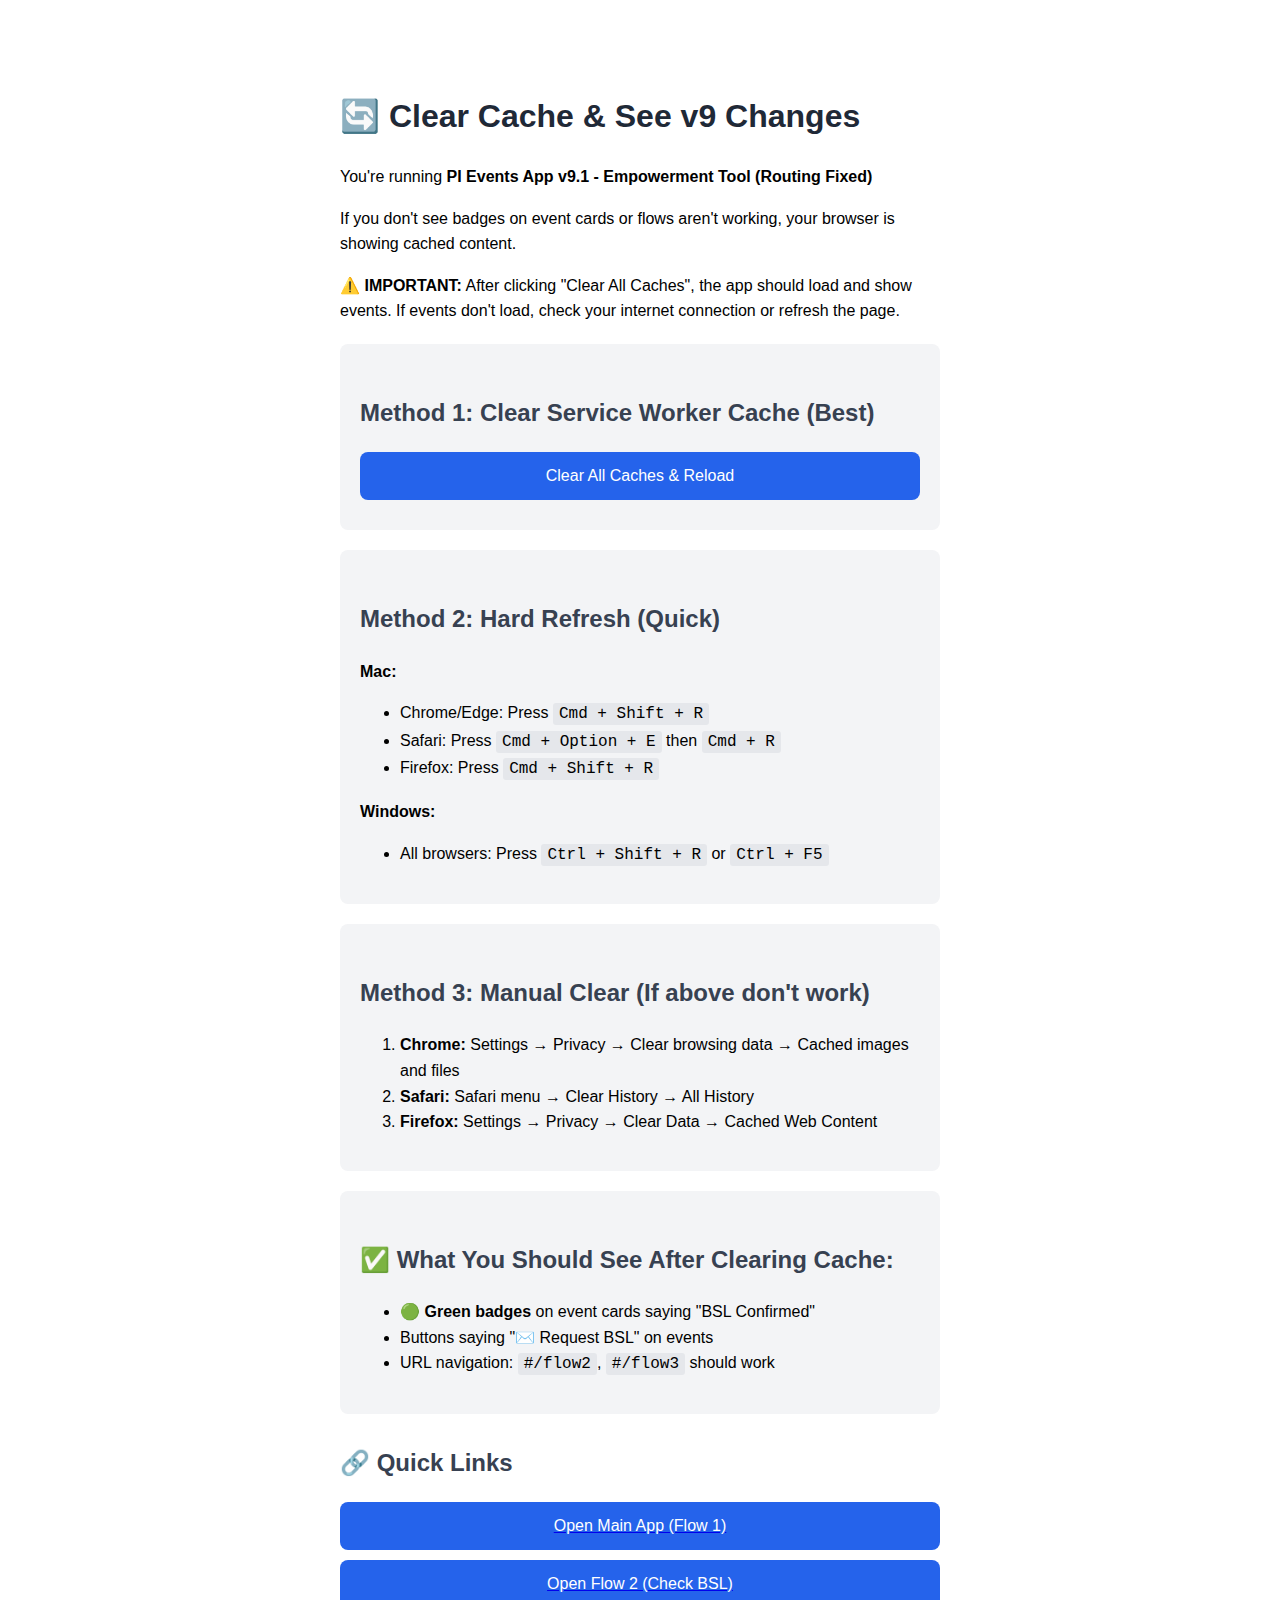
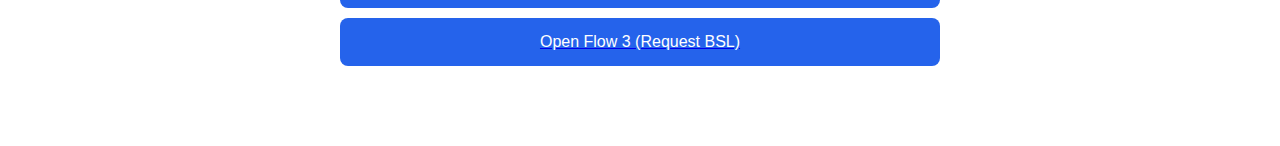
<file: clear-cache-v9.html>
<!DOCTYPE html>
<html lang="en">
<head>
    <meta charset="UTF-8">
    <meta name="viewport" content="width=device-width, initial-scale=1.0">
    <title>Clear Cache - PI Events v9</title>
    <style>
        body {
            font-family: -apple-system, BlinkMacSystemFont, 'Segoe UI', Roboto, sans-serif;
            max-width: 600px;
            margin: 50px auto;
            padding: 20px;
            line-height: 1.6;
        }
        .button {
            background: #2563EB;
            color: white;
            padding: 15px 30px;
            border: none;
            border-radius: 8px;
            font-size: 16px;
            cursor: pointer;
            margin: 10px 0;
            display: block;
            width: 100%;
        }
        .button:hover {
            background: #1D4ED8;
        }
        .success {
            background: #10B981;
            color: white;
            padding: 15px;
            border-radius: 8px;
            margin: 20px 0;
            display: none;
        }
        .instructions {
            background: #F3F4F6;
            padding: 20px;
            border-radius: 8px;
            margin: 20px 0;
        }
        h1 { color: #1F2937; }
        h2 { color: #374151; margin-top: 30px; }
        code {
            background: #E5E7EB;
            padding: 2px 6px;
            border-radius: 3px;
            font-family: 'Courier New', monospace;
        }
    </style>
</head>
<body>
    <h1>🔄 Clear Cache & See v9 Changes</h1>

    <p>You're running <strong>PI Events App v9.1 - Empowerment Tool (Routing Fixed)</strong></p>
    <p>If you don't see badges on event cards or flows aren't working, your browser is showing cached content.</p>

    <p><strong>⚠️ IMPORTANT:</strong> After clicking "Clear All Caches", the app should load and show events. If events don't load, check your internet connection or refresh the page.</p>

    <div class="instructions">
        <h2>Method 1: Clear Service Worker Cache (Best)</h2>
        <button class="button" onclick="clearEverything()">Clear All Caches & Reload</button>
        <div id="success" class="success">✅ Cache cleared! Reloading app...</div>
    </div>

    <div class="instructions">
        <h2>Method 2: Hard Refresh (Quick)</h2>
        <p><strong>Mac:</strong></p>
        <ul>
            <li>Chrome/Edge: Press <code>Cmd + Shift + R</code></li>
            <li>Safari: Press <code>Cmd + Option + E</code> then <code>Cmd + R</code></li>
            <li>Firefox: Press <code>Cmd + Shift + R</code></li>
        </ul>
        <p><strong>Windows:</strong></p>
        <ul>
            <li>All browsers: Press <code>Ctrl + Shift + R</code> or <code>Ctrl + F5</code></li>
        </ul>
    </div>

    <div class="instructions">
        <h2>Method 3: Manual Clear (If above don't work)</h2>
        <ol>
            <li><strong>Chrome:</strong> Settings → Privacy → Clear browsing data → Cached images and files</li>
            <li><strong>Safari:</strong> Safari menu → Clear History → All History</li>
            <li><strong>Firefox:</strong> Settings → Privacy → Clear Data → Cached Web Content</li>
        </ol>
    </div>

    <div class="instructions">
        <h2>✅ What You Should See After Clearing Cache:</h2>
        <ul>
            <li>🟢 <strong>Green badges</strong> on event cards saying "BSL Confirmed"</li>
            <li>Buttons saying "✉️ Request BSL" on events</li>
            <li>URL navigation: <code>#/flow2</code>, <code>#/flow3</code> should work</li>
        </ul>
    </div>

    <h2>🔗 Quick Links</h2>
    <a href="index.html"><button class="button">Open Main App (Flow 1)</button></a>
    <a href="index.html#/flow2"><button class="button">Open Flow 2 (Check BSL)</button></a>
    <a href="index.html#/flow3"><button class="button">Open Flow 3 (Request BSL)</button></a>

    <script>
        async function clearEverything() {
            try {
                // Unregister service workers
                if ('serviceWorker' in navigator) {
                    const registrations = await navigator.serviceWorker.getRegistrations();
                    for (let registration of registrations) {
                        await registration.unregister();
                    }
                    console.log('Service workers unregistered');
                }

                // Clear all caches
                if ('caches' in window) {
                    const cacheNames = await caches.keys();
                    await Promise.all(
                        cacheNames.map(cacheName => caches.delete(cacheName))
                    );
                    console.log('All caches cleared');
                }

                // Clear localStorage
                localStorage.clear();
                console.log('LocalStorage cleared');

                // Show success message
                document.getElementById('success').style.display = 'block';

                // Reload after 2 seconds
                setTimeout(() => {
                    window.location.href = 'index.html';
                }, 2000);

            } catch (error) {
                console.error('Error clearing cache:', error);
                alert('Error clearing cache: ' + error.message + '\n\nTry a manual hard refresh instead (Cmd+Shift+R)');
            }
        }
    </script>
</body>
</html>
</file>
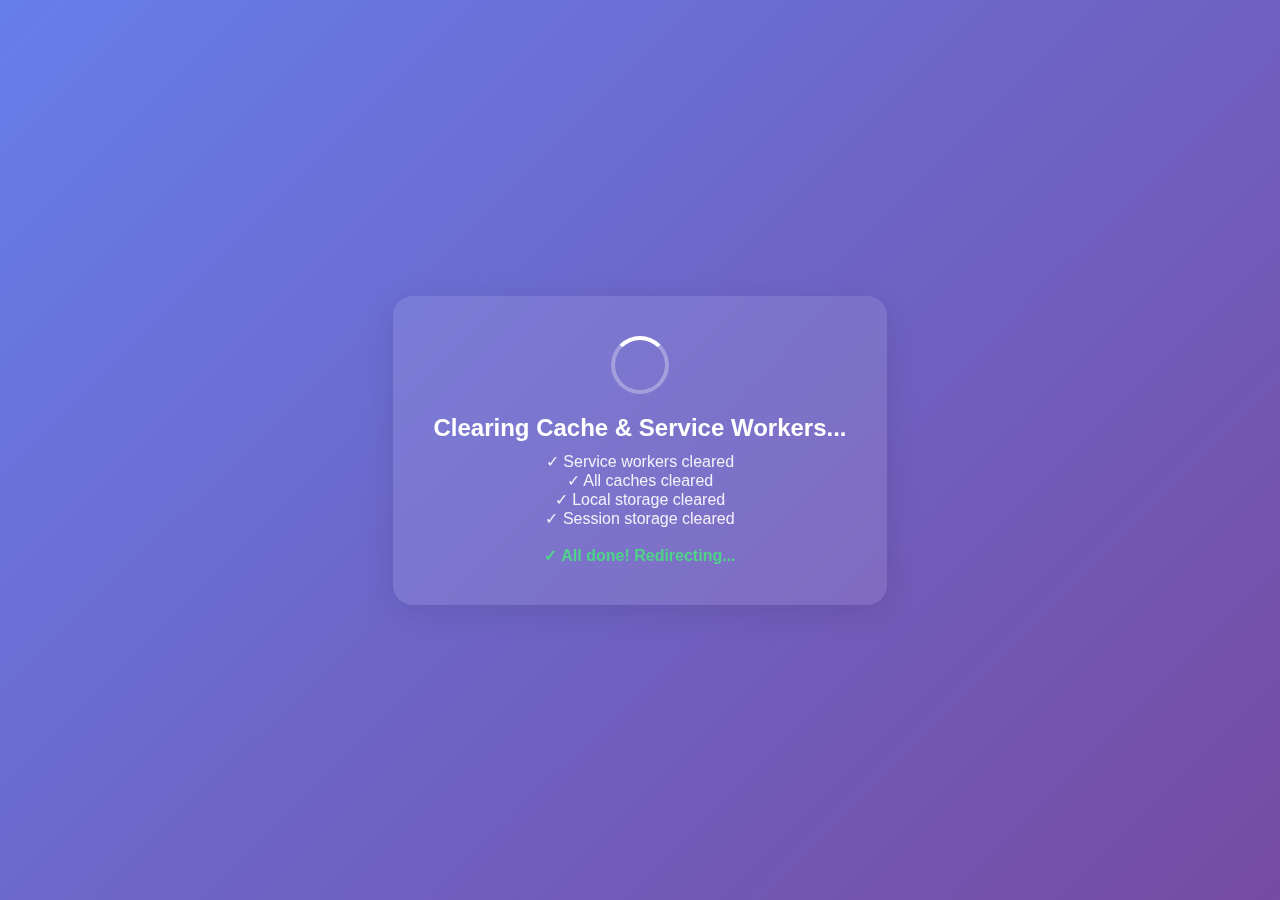
<file: clear-cache.html>
<!DOCTYPE html>
<html lang="en">
<head>
    <meta charset="UTF-8">
    <meta name="viewport" content="width=device-width, initial-scale=1.0">
    <title>Clearing Cache...</title>
    <style>
        body {
            font-family: -apple-system, BlinkMacSystemFont, 'Segoe UI', Roboto, Arial, sans-serif;
            display: flex;
            align-items: center;
            justify-content: center;
            min-height: 100vh;
            margin: 0;
            background: linear-gradient(135deg, #667eea 0%, #764ba2 100%);
            color: white;
        }
        .container {
            text-align: center;
            padding: 40px;
            background: rgba(255, 255, 255, 0.1);
            border-radius: 20px;
            backdrop-filter: blur(10px);
            box-shadow: 0 8px 32px rgba(0, 0, 0, 0.1);
        }
        .spinner {
            width: 50px;
            height: 50px;
            border: 4px solid rgba(255, 255, 255, 0.3);
            border-top-color: white;
            border-radius: 50%;
            animation: spin 1s linear infinite;
            margin: 0 auto 20px;
        }
        @keyframes spin {
            to { transform: rotate(360deg); }
        }
        h1 { margin: 0 0 10px 0; font-size: 24px; }
        p { margin: 0; opacity: 0.9; }
        .success { color: #4ade80; font-weight: bold; }
        .error { color: #f87171; }
    </style>
</head>
<body>
    <div class="container">
        <div class="spinner"></div>
        <h1>Clearing Cache & Service Workers...</h1>
        <p id="status">Please wait...</p>
    </div>

    <script>
        const statusEl = document.getElementById('status');

        async function clearEverything() {
            try {
                // Unregister all service workers
                if ('serviceWorker' in navigator) {
                    const registrations = await navigator.serviceWorker.getRegistrations();
                    for (let registration of registrations) {
                        await registration.unregister();
                    }
                    statusEl.innerHTML = '✓ Service workers cleared<br>';
                }

                // Clear all caches
                if ('caches' in window) {
                    const cacheNames = await caches.keys();
                    await Promise.all(cacheNames.map(name => caches.delete(name)));
                    statusEl.innerHTML += '✓ All caches cleared<br>';
                }

                // Clear localStorage
                localStorage.clear();
                statusEl.innerHTML += '✓ Local storage cleared<br>';

                // Clear sessionStorage
                sessionStorage.clear();
                statusEl.innerHTML += '✓ Session storage cleared';

                // Success!
                statusEl.innerHTML += '<br><br><span class="success">✓ All done! Redirecting...</span>';

                // Redirect to home page after 2 seconds
                setTimeout(() => {
                    window.location.href = '/';
                }, 2000);

            } catch (error) {
                console.error('Error clearing cache:', error);
                statusEl.innerHTML = '<span class="error">Error: ' + error.message + '</span><br>Please try a hard refresh (Cmd+Shift+R)';
            }
        }

        // Run on page load
        clearEverything();
    </script>
</body>
</html>
</file>
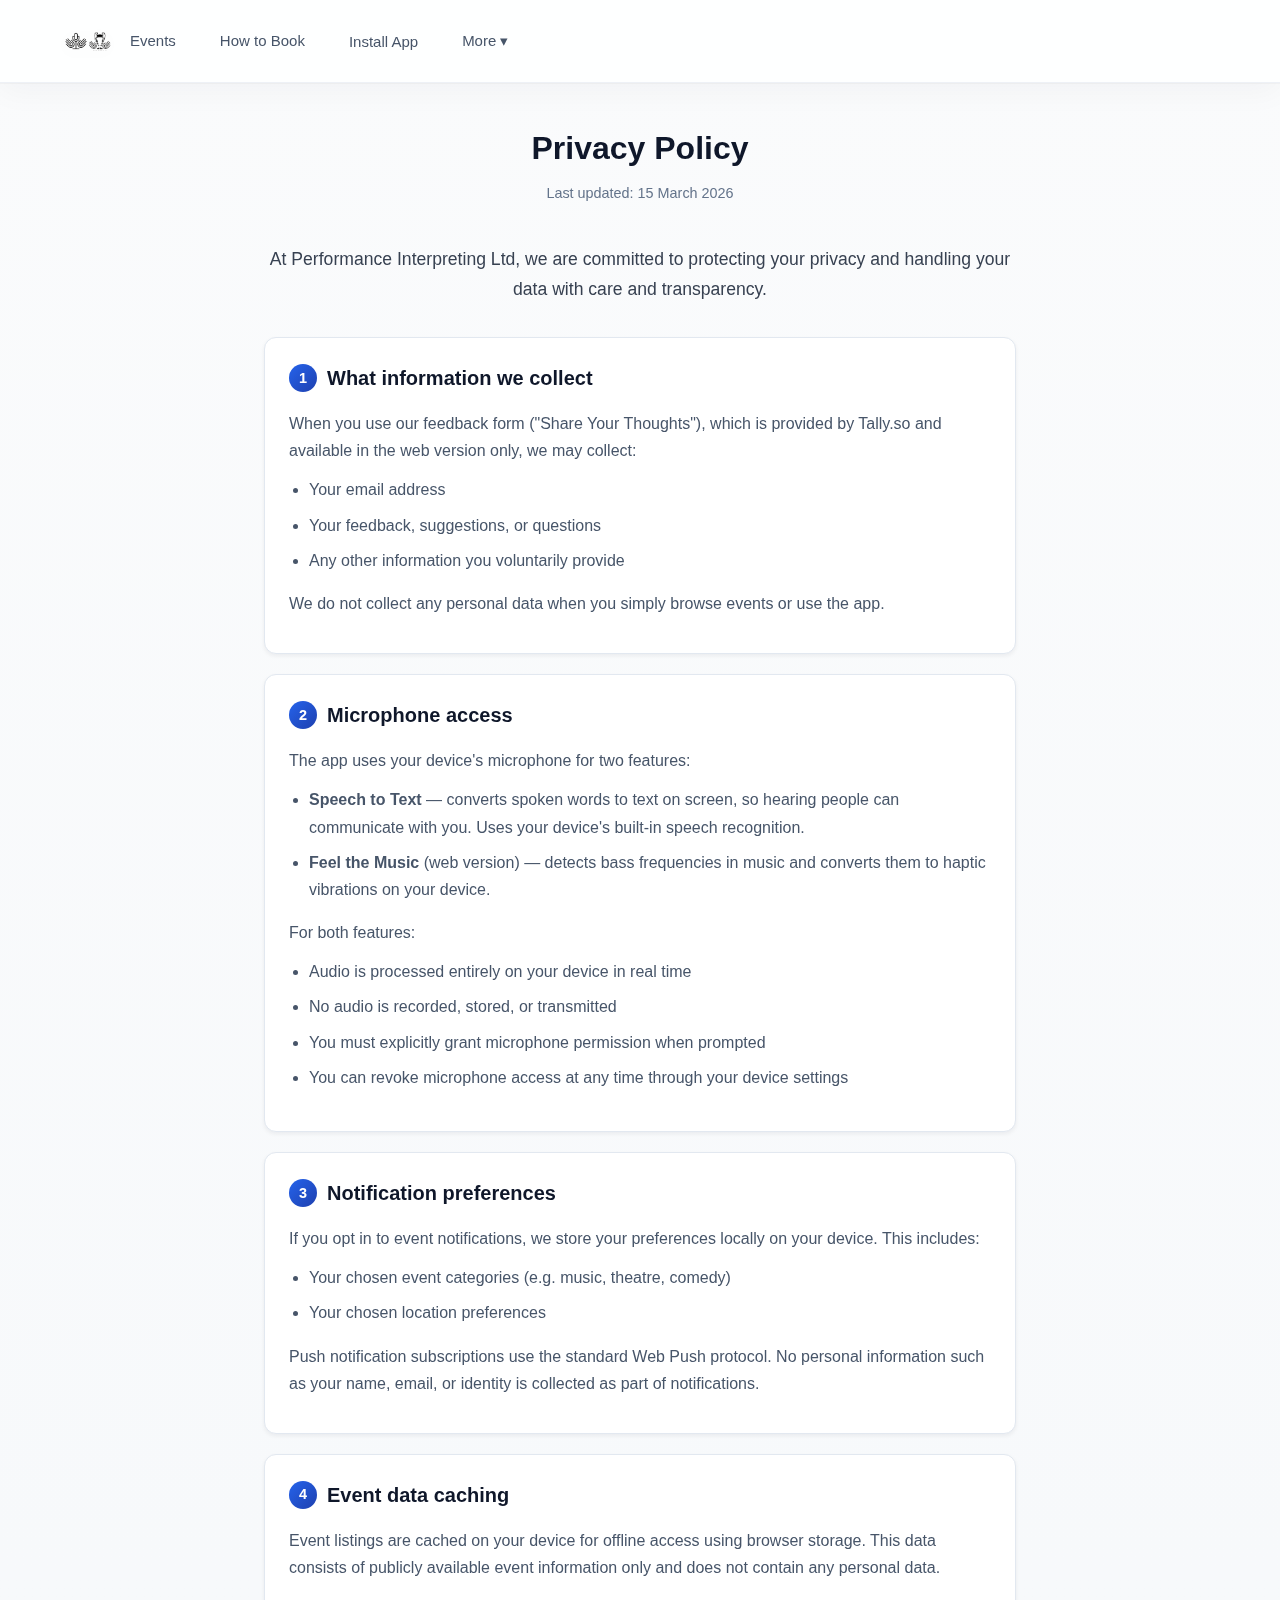
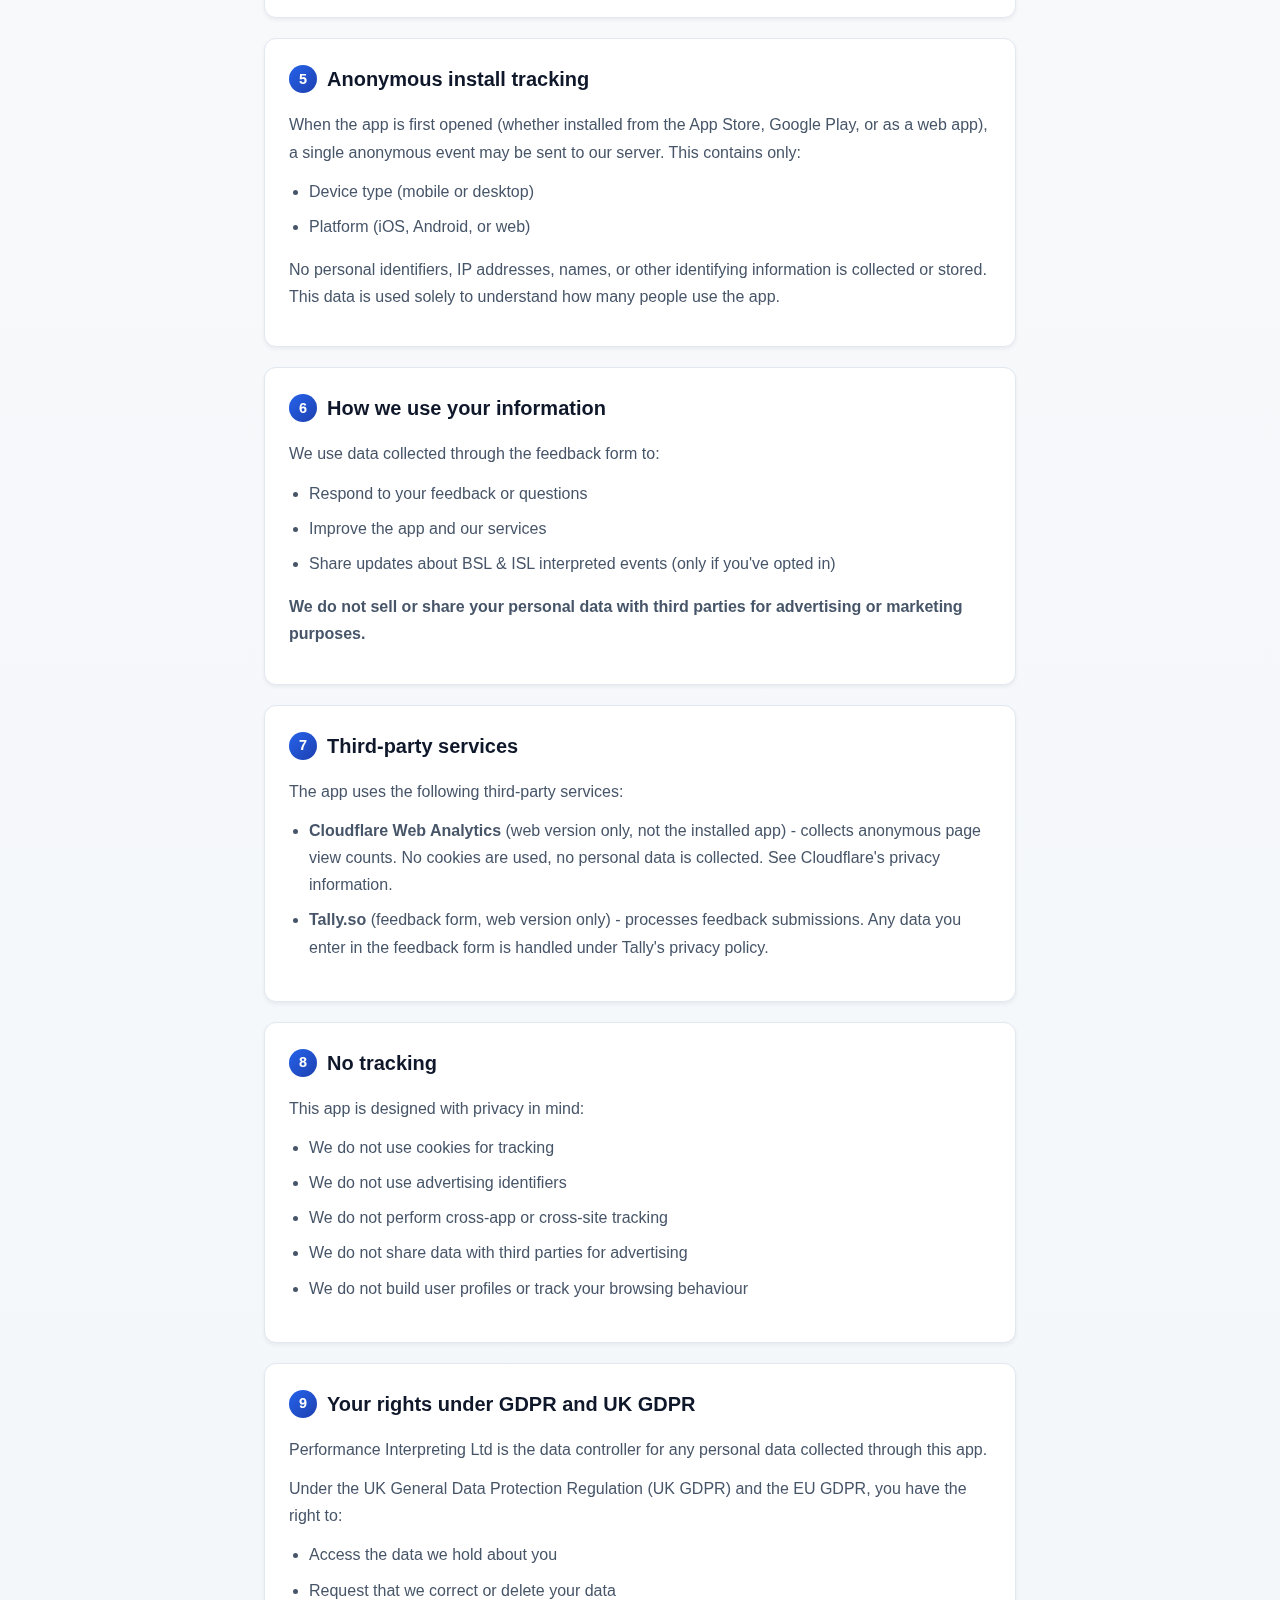
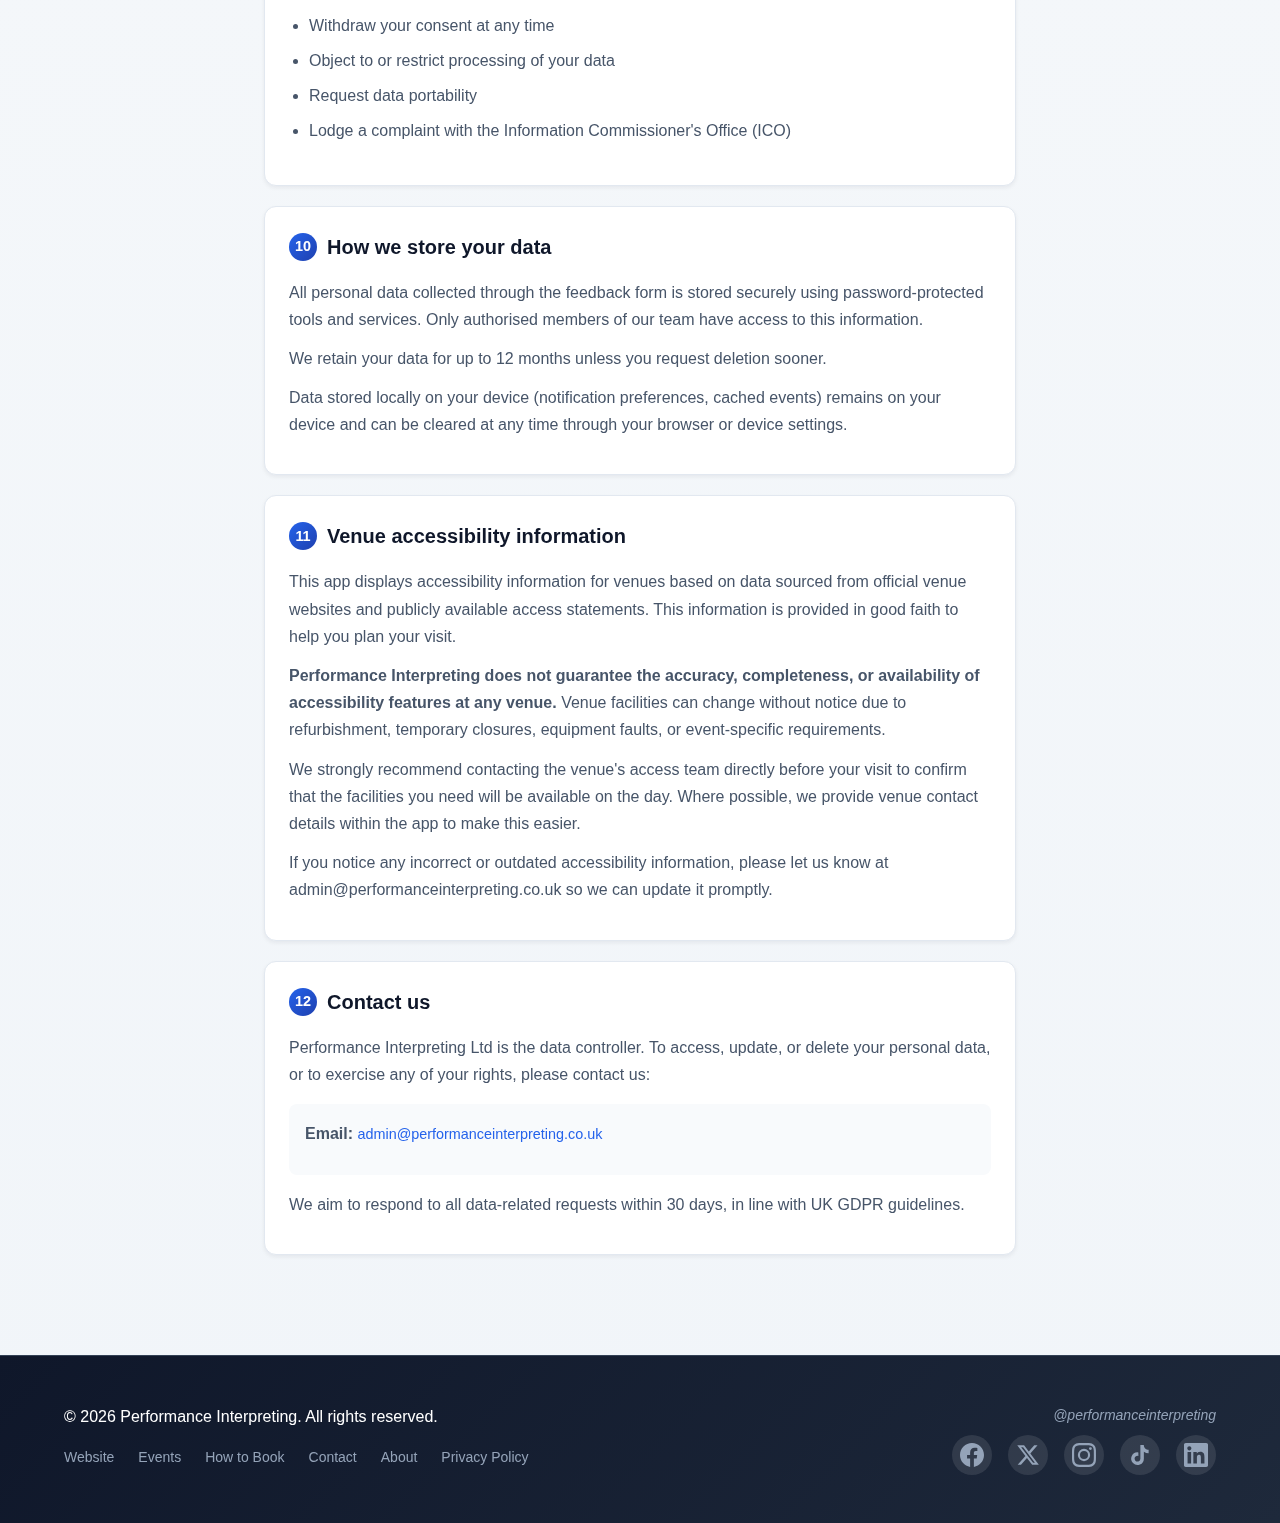
<file: privacy-policy.html>
<!DOCTYPE html>
<html lang="en">
<head>
    <meta charset="UTF-8">
    <meta name="viewport" content="width=device-width, initial-scale=1.0">
    <meta name="description" content="Privacy Policy for PI Events App - How we handle your data">
    <meta name="theme-color" content="#2563EB">
    <title>Privacy Policy - PI Events</title>

    <link rel="manifest" href="manifest.json">
    <link rel="icon" type="image/png" href="PI Favicon.png">
    <link rel="stylesheet" href="styles.css">

    <style>
        .privacy-content {
            max-width: 800px;
            margin: 0 auto;
            padding: 40px 24px 80px;
        }

        .privacy-header {
            text-align: center;
            margin-bottom: 40px;
        }

        .privacy-title {
            font-size: 2rem;
            font-weight: 700;
            color: #0F172A;
            margin-bottom: 8px;
        }

        .privacy-updated {
            color: #64748B;
            font-size: 0.9rem;
        }

        .privacy-section {
            background: white;
            border-radius: 12px;
            padding: 24px;
            margin-bottom: 20px;
            box-shadow: 0 2px 4px rgba(15, 23, 42, 0.06);
            border: 1px solid #E2E8F0;
        }

        .privacy-section h2 {
            font-size: 1.25rem;
            font-weight: 600;
            color: #0F172A;
            margin-bottom: 16px;
            display: flex;
            align-items: center;
            gap: 10px;
        }

        .privacy-section h2 .section-number {
            background: linear-gradient(135deg, #2563EB 0%, #1E40AF 100%);
            color: white;
            width: 28px;
            height: 28px;
            border-radius: 50%;
            display: flex;
            align-items: center;
            justify-content: center;
            font-size: 0.9rem;
            flex-shrink: 0;
        }

        .privacy-section p,
        .privacy-section li {
            color: #475569;
            line-height: 1.7;
            margin-bottom: 12px;
        }

        .privacy-section ul {
            padding-left: 20px;
            margin-bottom: 16px;
        }

        .privacy-section li {
            margin-bottom: 8px;
        }

        .privacy-intro {
            font-size: 1.1rem;
            color: #374151;
            text-align: center;
            margin-bottom: 32px;
            line-height: 1.7;
        }

        .contact-box {
            background: #F8FAFC;
            border-radius: 8px;
            padding: 16px;
            margin-top: 16px;
            overflow-wrap: break-word;
            word-break: break-word;
        }

        .contact-box a {
            color: #2563EB;
            text-decoration: none;
            font-weight: 500;
            font-size: 0.9em;
        }

        .contact-box a:hover {
            text-decoration: underline;
        }

        .back-link {
            display: inline-flex;
            align-items: center;
            gap: 8px;
            color: #2563EB;
            text-decoration: none;
            font-weight: 500;
            margin-top: 32px;
        }

        .back-link:hover {
            text-decoration: underline;
        }
    </style>
</head>
<body>
    <!-- App Header -->
    <header class="app-header">
        <div class="header-content">
            <a href="index.html" class="logo-container">
                <img
                    src="PI-sidebyside-logo.svg"
                    alt="Performance Interpreting Logo"
                    class="logo"
                >
            </a>

            <!-- Desktop Navigation -->
            <nav class="desktop-nav">
                <a href="index.html#events" class="nav-link">Events</a>
                <a href="index.html#/how-to-book" class="nav-link">How to Book</a>
                <button onclick="openInstallPrompt()" class="nav-link nav-button">Install App</button>
                <div class="nav-dropdown">
                    <button class="nav-link nav-button dropdown-toggle" id="moreDropdownBtn">More ▾</button>
                    <div class="dropdown-menu" id="moreDropdownMenu">
                        <a href="index.html#about" class="dropdown-item">About PI</a>
                        <a href="index.html#contact" class="dropdown-item">Contact</a>
                    </div>
                </div>
            </nav>

            <!-- Mobile Menu Button -->
            <button class="mobile-menu-btn" id="mobileMenuBtn" aria-label="Menu">
                <span class="hamburger-line"></span>
                <span class="hamburger-line"></span>
                <span class="hamburger-line"></span>
            </button>
        </div>

        <!-- Mobile Navigation -->
        <nav class="mobile-nav" id="mobileNav">
            <a href="index.html#events" class="mobile-nav-link">Events</a>
            <a href="index.html#/how-to-book" class="mobile-nav-link">How to Book</a>
            <button onclick="openInstallPrompt()" class="mobile-nav-link mobile-nav-button">Install App</button>
            <a href="index.html#about" class="mobile-nav-link">About PI</a>
            <a href="index.html#contact" class="mobile-nav-link">Contact</a>
        </nav>
    </header>

    <!-- Main Content -->
    <main class="privacy-content">
        <div class="privacy-header">
            <h1 class="privacy-title">Privacy Policy</h1>
            <p class="privacy-updated">Last updated: 15 March 2026
            </p>
        </div>

        <p class="privacy-intro">
            At Performance Interpreting Ltd, we are committed to protecting your privacy and handling your data with care and transparency.
        </p>

        <div class="privacy-section">
            <h2><span class="section-number">1</span> What information we collect</h2>
            <p>When you use our feedback form ("Share Your Thoughts"), which is provided by Tally.so and available in the web version only, we may collect:</p>
            <ul>
                <li>Your email address</li>
                <li>Your feedback, suggestions, or questions</li>
                <li>Any other information you voluntarily provide</li>
            </ul>
            <p>We do not collect any personal data when you simply browse events or use the app.</p>
        </div>

        <div class="privacy-section">
            <h2><span class="section-number">2</span> Microphone access</h2>
            <p>The app uses your device's microphone for two features:</p>
            <ul>
                <li><strong>Speech to Text</strong> — converts spoken words to text on screen, so hearing people can communicate with you. Uses your device's built-in speech recognition.</li>
                <li><strong>Feel the Music</strong> (web version) — detects bass frequencies in music and converts them to haptic vibrations on your device.</li>
            </ul>
            <p>For both features:</p>
            <ul>
                <li>Audio is processed entirely on your device in real time</li>
                <li>No audio is recorded, stored, or transmitted</li>
                <li>You must explicitly grant microphone permission when prompted</li>
                <li>You can revoke microphone access at any time through your device settings</li>
            </ul>
        </div>

        <div class="privacy-section">
            <h2><span class="section-number">3</span> Notification preferences</h2>
            <p>If you opt in to event notifications, we store your preferences locally on your device. This includes:</p>
            <ul>
                <li>Your chosen event categories (e.g. music, theatre, comedy)</li>
                <li>Your chosen location preferences</li>
            </ul>
            <p>Push notification subscriptions use the standard Web Push protocol. No personal information such as your name, email, or identity is collected as part of notifications.</p>
        </div>

        <div class="privacy-section">
            <h2><span class="section-number">4</span> Event data caching</h2>
            <p>Event listings are cached on your device for offline access using browser storage. This data consists of publicly available event information only and does not contain any personal data.</p>
        </div>

        <div class="privacy-section">
            <h2><span class="section-number">5</span> Anonymous install tracking</h2>
            <p>When the app is first opened (whether installed from the App Store, Google Play, or as a web app), a single anonymous event may be sent to our server. This contains only:</p>
            <ul>
                <li>Device type (mobile or desktop)</li>
                <li>Platform (iOS, Android, or web)</li>
            </ul>
            <p>No personal identifiers, IP addresses, names, or other identifying information is collected or stored. This data is used solely to understand how many people use the app.</p>
        </div>

        <div class="privacy-section">
            <h2><span class="section-number">6</span> How we use your information</h2>
            <p>We use data collected through the feedback form to:</p>
            <ul>
                <li>Respond to your feedback or questions</li>
                <li>Improve the app and our services</li>
                <li>Share updates about BSL & ISL interpreted events (only if you've opted in)</li>
            </ul>
            <p><strong>We do not sell or share your personal data with third parties for advertising or marketing purposes.</strong></p>
        </div>

        <div class="privacy-section">
            <h2><span class="section-number">7</span> Third-party services</h2>
            <p>The app uses the following third-party services:</p>
            <ul>
                <li><strong>Cloudflare Web Analytics</strong> (web version only, not the installed app) - collects anonymous page view counts. No cookies are used, no personal data is collected. See <a href="https://www.cloudflare.com/web-analytics/" target="_blank" rel="noopener">Cloudflare's privacy information</a>.</li>
                <li><strong>Tally.so</strong> (feedback form, web version only) - processes feedback submissions. Any data you enter in the feedback form is handled under <a href="https://tally.so/help/privacy-policy" target="_blank" rel="noopener">Tally's privacy policy</a>.</li>
            </ul>
        </div>

        <div class="privacy-section">
            <h2><span class="section-number">8</span> No tracking</h2>
            <p>This app is designed with privacy in mind:</p>
            <ul>
                <li>We do not use cookies for tracking</li>
                <li>We do not use advertising identifiers</li>
                <li>We do not perform cross-app or cross-site tracking</li>
                <li>We do not share data with third parties for advertising</li>
                <li>We do not build user profiles or track your browsing behaviour</li>
            </ul>
        </div>

        <div class="privacy-section">
            <h2><span class="section-number">9</span> Your rights under GDPR and UK GDPR</h2>
            <p>Performance Interpreting Ltd is the data controller for any personal data collected through this app.</p>
            <p>Under the UK General Data Protection Regulation (UK GDPR) and the EU GDPR, you have the right to:</p>
            <ul>
                <li>Access the data we hold about you</li>
                <li>Request that we correct or delete your data</li>
                <li>Withdraw your consent at any time</li>
                <li>Object to or restrict processing of your data</li>
                <li>Request data portability</li>
                <li>Lodge a complaint with the Information Commissioner's Office (ICO)</li>
            </ul>
        </div>

        <div class="privacy-section">
            <h2><span class="section-number">10</span> How we store your data</h2>
            <p>All personal data collected through the feedback form is stored securely using password-protected tools and services. Only authorised members of our team have access to this information.</p>
            <p>We retain your data for up to 12 months unless you request deletion sooner.</p>
            <p>Data stored locally on your device (notification preferences, cached events) remains on your device and can be cleared at any time through your browser or device settings.</p>
        </div>

        <div class="privacy-section">
            <h2><span class="section-number">11</span> Venue accessibility information</h2>
            <p>This app displays accessibility information for venues based on data sourced from official venue websites and publicly available access statements. This information is provided in good faith to help you plan your visit.</p>
            <p><strong>Performance Interpreting does not guarantee the accuracy, completeness, or availability of accessibility features at any venue.</strong> Venue facilities can change without notice due to refurbishment, temporary closures, equipment faults, or event-specific requirements.</p>
            <p>We strongly recommend contacting the venue's access team directly before your visit to confirm that the facilities you need will be available on the day. Where possible, we provide venue contact details within the app to make this easier.</p>
            <p>If you notice any incorrect or outdated accessibility information, please let us know at <a href="mailto:admin@performanceinterpreting.co.uk">admin@performanceinterpreting.co.uk</a> so we can update it promptly.</p>
        </div>

        <div class="privacy-section">
            <h2><span class="section-number">12</span> Contact us</h2>
            <p>Performance Interpreting Ltd is the data controller. To access, update, or delete your personal data, or to exercise any of your rights, please contact us:</p>
            <div class="contact-box">
                <p><strong>Email:</strong> <a href="mailto:admin@performanceinterpreting.co.uk">admin@performanceinterpreting.co.uk</a></p>
            </div>
            <p style="margin-top: 16px;">We aim to respond to all data-related requests within 30 days, in line with UK GDPR guidelines.</p>
        </div>

    </main>

    <!-- Footer -->
    <footer class="app-footer">
        <div class="container">
            <div class="footer-content">
                <div class="footer-main">
                    <p>&copy; 2026 Performance Interpreting. All rights reserved.</p>
                    <div class="footer-links">
                        <a href="https://www.performanceinterpreting.co.uk" target="_blank" rel="noopener">Website</a>
                        <a href="index.html#events">Events</a>
                        <a href="index.html#/how-to-book">How to Book</a>
                        <a href="index.html#contact">Contact</a>
                        <a href="index.html#about">About</a>
                        <a href="privacy-policy.html">Privacy Policy</a>
                    </div>
                </div>

                <!-- Social Media Icons -->
                <div class="footer-social">
                    <p class="social-label"><em>@performanceinterpreting</em></p>
                    <div class="social-icons">
                        <a href="https://www.facebook.com/performanceinterpreting" target="_blank" rel="noopener" aria-label="Facebook">
                            <svg width="24" height="24" viewBox="0 0 24 24" fill="currentColor">
                                <path d="M24 12.073c0-6.627-5.373-12-12-12s-12 5.373-12 12c0 5.99 4.388 10.954 10.125 11.854v-8.385H7.078v-3.47h3.047V9.43c0-3.007 1.792-4.669 4.533-4.669 1.312 0 2.686.235 2.686.235v2.953H15.83c-1.491 0-1.956.925-1.956 1.874v2.25h3.328l-.532 3.47h-2.796v8.385C19.612 23.027 24 18.062 24 12.073z"/>
                            </svg>
                        </a>
                        <a href="https://x.com/performinterp" target="_blank" rel="noopener" aria-label="X (Twitter)">
                            <svg width="24" height="24" viewBox="0 0 24 24" fill="currentColor">
                                <path d="M18.244 2.25h3.308l-7.227 8.26 8.502 11.24H16.17l-5.214-6.817L4.99 21.75H1.68l7.73-8.835L1.254 2.25H8.08l4.713 6.231zm-1.161 17.52h1.833L7.084 4.126H5.117z"/>
                            </svg>
                        </a>
                        <a href="https://www.instagram.com/performanceinterpreting/" target="_blank" rel="noopener" aria-label="Instagram">
                            <svg width="24" height="24" viewBox="0 0 24 24" fill="currentColor">
                                <path d="M12 2.163c3.204 0 3.584.012 4.85.07 3.252.148 4.771 1.691 4.919 4.919.058 1.265.069 1.645.069 4.849 0 3.205-.012 3.584-.069 4.849-.149 3.225-1.664 4.771-4.919 4.919-1.266.058-1.644.07-4.85.07-3.204 0-3.584-.012-4.849-.07-3.26-.149-4.771-1.699-4.919-4.92-.058-1.265-.07-1.644-.07-4.849 0-3.204.013-3.583.07-4.849.149-3.227 1.664-4.771 4.919-4.919 1.266-.057 1.645-.069 4.849-.069zM12 0C8.741 0 8.333.014 7.053.072 2.695.272.273 2.69.073 7.052.014 8.333 0 8.741 0 12c0 3.259.014 3.668.072 4.948.2 4.358 2.618 6.78 6.98 6.98C8.333 23.986 8.741 24 12 24c3.259 0 3.668-.014 4.948-.072 4.354-.2 6.782-2.618 6.979-6.98.059-1.28.073-1.689.073-4.948 0-3.259-.014-3.667-.072-4.947-.196-4.354-2.617-6.78-6.979-6.98C15.668.014 15.259 0 12 0zm0 5.838a6.162 6.162 0 100 12.324 6.162 6.162 0 000-12.324zM12 16a4 4 0 110-8 4 4 0 010 8zm6.406-11.845a1.44 1.44 0 100 2.881 1.44 1.44 0 000-2.881z"/>
                            </svg>
                        </a>
                        <a href="https://www.tiktok.com/@performinterp" target="_blank" rel="noopener" aria-label="TikTok">
                            <svg width="24" height="24" viewBox="0 0 24 24" fill="currentColor">
                                <path d="M19.59 6.69a4.83 4.83 0 01-3.77-4.25V2h-3.45v13.67a2.89 2.89 0 01-5.2 1.74 2.89 2.89 0 012.31-4.64 2.93 2.93 0 01.88.13V9.4a6.84 6.84 0 00-1-.05A6.33 6.33 0 005 20.1a6.34 6.34 0 0010.86-4.43v-7a8.16 8.16 0 004.77 1.52v-3.4a4.85 4.85 0 01-1-.1z"/>
                            </svg>
                        </a>
                        <a href="https://www.linkedin.com/company/performance-interpreting" target="_blank" rel="noopener" aria-label="LinkedIn">
                            <svg width="24" height="24" viewBox="0 0 24 24" fill="currentColor">
                                <path d="M20.447 20.452h-3.554v-5.569c0-1.328-.027-3.037-1.852-3.037-1.853 0-2.136 1.445-2.136 2.939v5.667H9.351V9h3.414v1.561h.046c.477-.9 1.637-1.85 3.37-1.85 3.601 0 4.267 2.37 4.267 5.455v6.286zM5.337 7.433c-1.144 0-2.063-.926-2.063-2.065 0-1.138.92-2.063 2.063-2.063 1.14 0 2.064.925 2.064 2.063 0 1.139-.925 2.065-2.064 2.065zm1.782 13.019H3.555V9h3.564v11.452zM22.225 0H1.771C.792 0 0 .774 0 1.729v20.542C0 23.227.792 24 1.771 24h20.451C23.2 24 24 23.227 24 22.271V1.729C24 .774 23.2 0 22.222 0h.003z"/>
                            </svg>
                        </a>
                    </div>
                </div>
            </div>
        </div>
    </footer>

    <script>
        // Mobile menu toggle
        const mobileMenuBtn = document.getElementById('mobileMenuBtn');
        const mobileNav = document.getElementById('mobileNav');

        if (mobileMenuBtn && mobileNav) {
            mobileMenuBtn.addEventListener('click', (e) => {
                e.stopPropagation();
                mobileMenuBtn.classList.toggle('active');
                mobileNav.classList.toggle('active');
            });

            document.addEventListener('click', (e) => {
                if (mobileNav.classList.contains('active')) {
                    if (!mobileNav.contains(e.target) && !mobileMenuBtn.contains(e.target)) {
                        mobileMenuBtn.classList.remove('active');
                        mobileNav.classList.remove('active');
                    }
                }
            });
        }

        // Desktop dropdown
        const moreDropdownBtn = document.getElementById('moreDropdownBtn');
        const moreDropdownMenu = document.getElementById('moreDropdownMenu');

        if (moreDropdownBtn && moreDropdownMenu) {
            moreDropdownBtn.addEventListener('click', (e) => {
                e.stopPropagation();
                moreDropdownMenu.classList.toggle('active');
            });

            document.addEventListener('click', (e) => {
                if (moreDropdownMenu.classList.contains('active')) {
                    if (!moreDropdownMenu.contains(e.target) && !moreDropdownBtn.contains(e.target)) {
                        moreDropdownMenu.classList.remove('active');
                    }
                }
            });
        }

        // Install prompt placeholder
        function openInstallPrompt() {
            alert('To install this app, use your browser\'s "Add to Home Screen" option.');
        }
    </script>

    <!-- Cloudflare Web Analytics -->
    <script defer src='https://static.cloudflareinsights.com/beacon.min.js' data-cf-beacon='{"token": "3eabb76276574cc4b06e2a714cf8ffd6"}'></script>

</body>
</html>
</file>
<file: styles.css>
/* ========================================
   PERFORMANCE INTERPRETING PWA STYLES
   World-Class, Production-Ready Design
   ======================================== */

/* ========================================
   CSS VARIABLES (Design System)
   ======================================== */
:root {
    /* Brand Colors */
    --primary: #2563EB;
    --primary-dark: #1E40AF;
    --primary-light: #60A5FA;
    --primary-subtle: #DBEAFE;

    /* Accent Colors */
    --accent-purple: #7C3AED;
    --accent-pink: #EC4899;

    /* Semantic Colors */
    --success: #10B981;
    --success-light: #D1FAE5;
    --warning: #F59E0B;
    --warning-light: #FEF3C7;
    --error: #EF4444;

    /* Neutral Palette */
    --white: #FFFFFF;
    --gray-50: #F8FAFC;
    --gray-100: #F1F5F9;
    --gray-200: #E2E8F0;
    --gray-300: #CBD5E1;
    --gray-400: #94A3B8;
    --gray-500: #64748B;
    --gray-600: #475569;
    --gray-700: #334155;
    --gray-800: #1E293B;
    --gray-900: #0F172A;

    /* Background Colors */
    --bg-primary: #FFFFFF;
    --bg-secondary: #F8FAFC;
    --bg-tertiary: #F1F5F9;

    /* Spacing System */
    --spacing-xs: 4px;
    --spacing-sm: 8px;
    --spacing-md: 16px;
    --spacing-lg: 24px;
    --spacing-xl: 32px;
    --spacing-2xl: 48px;
    --spacing-3xl: 64px;
    --spacing-4xl: 96px;

    /* Border Radius - Premium curves */
    --radius-sm: 10px;
    --radius-md: 16px;
    --radius-lg: 24px;
    --radius-xl: 32px;
    --radius-2xl: 40px;
    --radius-full: 9999px;

    /* Shadows - Sophisticated depth system */
    --shadow-xs: 0 1px 3px rgba(15, 23, 42, 0.05);
    --shadow-sm: 0 2px 8px rgba(15, 23, 42, 0.06), 0 1px 2px rgba(15, 23, 42, 0.04);
    --shadow-md: 0 8px 16px rgba(15, 23, 42, 0.08), 0 2px 4px rgba(15, 23, 42, 0.04);
    --shadow-lg: 0 16px 32px rgba(15, 23, 42, 0.12), 0 4px 8px rgba(15, 23, 42, 0.06);
    --shadow-xl: 0 24px 48px rgba(15, 23, 42, 0.16), 0 8px 16px rgba(15, 23, 42, 0.08);
    --shadow-2xl: 0 32px 64px rgba(15, 23, 42, 0.20), 0 12px 24px rgba(15, 23, 42, 0.12);
    --shadow-glow: 0 0 40px rgba(37, 99, 235, 0.15);

    /* Transitions - Fluid motion */
    --transition-fast: 200ms cubic-bezier(0.4, 0, 0.2, 1);
    --transition-base: 350ms cubic-bezier(0.4, 0, 0.2, 1);
    --transition-slow: 500ms cubic-bezier(0.4, 0, 0.2, 1);
    --transition-bounce: 600ms cubic-bezier(0.34, 1.56, 0.64, 1);

    /* Typography */
    --font-system: -apple-system, BlinkMacSystemFont, 'Segoe UI', Roboto, 'SF Pro Display', 'Helvetica Neue', Arial, sans-serif;
    --font-weight-normal: 400;
    --font-weight-medium: 500;
    --font-weight-semibold: 600;
    --font-weight-bold: 700;
    --font-weight-extrabold: 800;
}

/* ========================================
   REDUCED MOTION (Accessibility)
   Respects user preference for reduced motion
   ======================================== */
@media (prefers-reduced-motion: reduce) {
    *,
    *::before,
    *::after {
        animation-duration: 0.01ms !important;
        animation-iteration-count: 1 !important;
        transition-duration: 0.01ms !important;
        scroll-behavior: auto !important;
    }
}

/* ========================================
   RESET & BASE STYLES
   ======================================== */
* {
    margin: 0;
    padding: 0;
    box-sizing: border-box;
}

html {
    scroll-behavior: smooth;
    scroll-padding-top: 80px;
    -webkit-font-smoothing: antialiased;
    -moz-osx-font-smoothing: grayscale;
}

body {
    font-family: var(--font-system);
    background: linear-gradient(to bottom, #FAFBFC 0%, #F1F5F9 100%);
    color: var(--gray-900);
    line-height: 1.6;
    overflow-x: hidden;
    -webkit-font-smoothing: antialiased;
    -moz-osx-font-smoothing: grayscale;
    text-rendering: optimizeLegibility;
}

/* ========================================
   ACCESSIBILITY - Skip to Content Link
   ======================================== */
.skip-to-content {
    position: absolute;
    top: -100px;
    left: 0;
    background: var(--primary);
    color: white;
    padding: var(--spacing-md) var(--spacing-lg);
    text-decoration: none;
    font-weight: var(--font-weight-semibold);
    font-size: 16px;
    z-index: 10001;
    border-radius: 0 0 var(--radius-md) 0;
    transition: top var(--transition-fast);
}

.skip-to-content:focus {
    top: 0;
}

/* Update Notification */
.update-notification {
    position: fixed;
    top: 80px;
    left: 50%;
    transform: translateX(-50%) translateY(-150%);
    z-index: 10000;
    max-width: 500px;
    width: 90%;
    background: linear-gradient(135deg, #1E40AF 0%, #2563EB 50%, #3B82F6 100%);
    color: white;
    border-radius: var(--radius-md);
    box-shadow: 0 20px 60px rgba(37, 99, 235, 0.5), 0 0 0 1px rgba(255, 255, 255, 0.1);
    padding: 20px 24px;
    transition: all var(--transition-slow);
    animation: updatePulse 2s ease-in-out infinite;
}

.update-notification.show {
    transform: translateX(-50%) translateY(0);
}

.update-notification-content {
    display: flex;
    align-items: center;
    gap: 16px;
}

.update-icon {
    font-size: 32px;
    flex-shrink: 0;
    animation: updateSpin 2s linear infinite;
}

.update-text {
    flex: 1;
}

.update-text strong {
    display: block;
    font-size: 18px;
    font-weight: var(--font-weight-bold);
    margin-bottom: 6px;
    letter-spacing: -0.01em;
}

.update-text p {
    font-size: 14px;
    opacity: 0.95;
    margin: 0;
    font-weight: var(--font-weight-medium);
}

#updateCountdown {
    font-weight: var(--font-weight-bold);
    font-size: 16px;
    background: rgba(255, 255, 255, 0.2);
    padding: 2px 8px;
    border-radius: 6px;
}

@keyframes updatePulse {
    0%, 100% {
        box-shadow: 0 20px 60px rgba(37, 99, 235, 0.5), 0 0 0 1px rgba(255, 255, 255, 0.1);
    }
    50% {
        box-shadow: 0 20px 60px rgba(37, 99, 235, 0.7), 0 0 0 1px rgba(255, 255, 255, 0.2);
    }
}

@keyframes updateSpin {
    from {
        transform: rotate(0deg);
    }
    to {
        transform: rotate(360deg);
    }
}

@media (max-width: 768px) {
    .back-to-top {
        bottom: 20px;
        right: 20px;
        width: 45px;
        height: 45px;
    }
}

/* Improved Focus Indicators */
a:focus-visible,
button:focus-visible,
input:focus-visible,
select:focus-visible,
textarea:focus-visible {
    outline: 3px solid var(--primary);
    outline-offset: 2px;
}

img {
    max-width: 100%;
    height: auto;
    display: block;
}

button {
    font-family: inherit;
    cursor: pointer;
}

a {
    color: inherit;
    text-decoration: none;
}

/* ========================================
   UTILITY CLASSES
   ======================================== */
.container {
    max-width: 1200px;
    margin: 0 auto;
    padding: 0 var(--spacing-lg);
}

.hidden {
    display: none !important;
}

/* ========================================
   APP HEADER (Glass Morphism)
   ======================================== */
.app-header {
    background: rgba(255, 255, 255, 0.85);
    backdrop-filter: blur(20px) saturate(180%);
    -webkit-backdrop-filter: blur(20px) saturate(180%);
    box-shadow: 0 1px 0 rgba(0, 0, 0, 0.03), 0 8px 32px rgba(15, 23, 42, 0.04);
    position: sticky;
    top: 0;
    z-index: 1000;
    transition: all var(--transition-base);
    border-bottom: 1px solid rgba(226, 232, 240, 0.6);
    isolation: isolate;
    will-change: backdrop-filter;
    transform: translateZ(0);
}

.app-header.scrolled {
    background: rgba(255, 255, 255, 0.95);
    box-shadow: 0 1px 0 rgba(0, 0, 0, 0.05), var(--shadow-lg);
    border-bottom-color: var(--gray-200);
}

.header-content {
    max-width: 1200px;
    margin: 0 auto;
    padding: var(--spacing-md) var(--spacing-lg);
    display: grid;
    grid-template-columns: 48px 1fr auto;
    align-items: center;
    position: relative;
}

.header-back-btn {
    width: 38px;
    height: 38px;
    border: none;
    border-radius: 50%;
    background: transparent;
    color: var(--gray-500);
    cursor: pointer;
    display: flex;
    align-items: center;
    justify-content: center;
    transition: all var(--transition-base);
}

.header-back-btn:hover {
    background: var(--gray-100);
    color: var(--gray-800);
}

.header-back-btn:active {
    background: var(--gray-200);
}

/* Home page: hide back arrow, logo on left, original layout */
.header-content.header-home {
    display: flex;
    justify-content: space-between;
}

.header-content.header-home .header-back-btn {
    display: none;
}

.logo-container {
    flex-shrink: 0;
    justify-self: center;
}

.logo {
    height: 50px;
    width: auto;
    filter: drop-shadow(0 2px 8px rgba(0, 0, 0, 0.04));
    transition: transform var(--transition-base);
}

.logo:hover {
    transform: scale(1.02);
}

/* Desktop Navigation */
.desktop-nav {
    display: flex;
    gap: var(--spacing-sm);
}

.nav-link {
    color: var(--gray-600);
    font-weight: var(--font-weight-medium);
    font-size: 15px;
    padding: 10px 18px;
    border-radius: var(--radius-md);
    transition: all var(--transition-base);
    position: relative;
}

.nav-link::before {
    content: '';
    position: absolute;
    inset: 0;
    background: linear-gradient(135deg, var(--primary-light) 0%, var(--primary) 100%);
    opacity: 0;
    border-radius: var(--radius-md);
    transition: opacity var(--transition-base);
    z-index: -1;
}

.nav-link:hover::before {
    opacity: 0.1;
}

.nav-link:hover {
    color: var(--primary);
    transform: translateY(-1px);
}

.nav-link.active {
    color: white;
    background: linear-gradient(135deg, var(--primary) 0%, var(--primary-dark) 100%);
    font-weight: var(--font-weight-semibold);
    box-shadow: 0 4px 12px rgba(37, 99, 235, 0.25);
}

.nav-button {
    background: none;
    border: none;
    cursor: pointer;
    text-align: left;
}

/* Mobile Menu Button */
.mobile-menu-btn {
    display: none;
    background: none;
    border: none;
    padding: var(--spacing-sm);
    position: relative;
    width: 40px;
    height: 40px;
    flex-direction: column;
    align-items: center;
    justify-content: center;
    gap: 5px;
    cursor: pointer;
}

.hamburger-line {
    display: block;
    width: 24px;
    height: 2px;
    background-color: var(--gray-700);
    transition: all var(--transition-base);
    border-radius: 2px;
}

.mobile-menu-btn.active .hamburger-line:nth-child(1) {
    transform: translateY(7px) rotate(45deg);
}

.mobile-menu-btn.active .hamburger-line:nth-child(2) {
    opacity: 0;
}

.mobile-menu-btn.active .hamburger-line:nth-child(3) {
    transform: translateY(-7px) rotate(-45deg);
}

/* Mobile Navigation */
.mobile-nav {
    display: none;
    background: rgba(255, 255, 255, 0.97);
    backdrop-filter: blur(24px) saturate(180%);
    -webkit-backdrop-filter: blur(24px) saturate(180%);
    border: 1px solid rgba(226, 232, 240, 0.6);
    padding: var(--spacing-lg);
    flex-direction: column;
    gap: var(--spacing-sm);
    box-shadow: 0 8px 32px rgba(15, 23, 42, 0.12),
                0 0 0 1px rgba(255, 255, 255, 0.4) inset;
    position: fixed;
    top: 72px;
    right: var(--spacing-lg);
    min-width: 240px;
    max-height: calc(100dvh - 90px);
    overflow-y: auto;
    border-radius: var(--radius-lg);
    z-index: 1001;
    opacity: 0;
    transform: translate3d(0, -10px, 0);
    transition: opacity var(--transition-base), transform var(--transition-base);
    isolation: isolate;
    will-change: backdrop-filter, transform, opacity;
}

.mobile-nav.active {
    display: flex;
    opacity: 1;
    transform: translate3d(0, 0, 0);
}

.mobile-nav-link {
    color: var(--gray-700);
    font-weight: 500;
    font-size: 15px;
    padding: var(--spacing-md);
    border-radius: var(--radius-md);
    transition: var(--transition-fast);
}

.mobile-nav-link:hover {
    background-color: var(--gray-50);
    color: var(--primary);
}

.mobile-nav-button {
    background: none;
    border: none;
    cursor: pointer;
    text-align: left;
    width: 100%;
    font-size: 15px;
}

/* ========================================
   DROPDOWN MENUS (Desktop & Mobile)
   ======================================== */
/* Desktop Dropdown */
.nav-dropdown {
    position: relative;
    display: inline-flex;
    align-items: center;
}

.dropdown-toggle {
    cursor: pointer;
}

.dropdown-menu {
    display: none;
    position: absolute;
    top: calc(100% + 8px);
    right: 0;
    background: white;
    border-radius: var(--radius-lg);
    box-shadow: 0 8px 32px rgba(15, 23, 42, 0.12),
                0 0 0 1px rgba(226, 232, 240, 0.6);
    padding: var(--spacing-sm);
    min-width: 200px;
    z-index: 1002;
    opacity: 0;
    transform: translateY(-10px);
    transition: opacity var(--transition-base), transform var(--transition-base);
}

.dropdown-menu.active {
    display: block;
    opacity: 1;
    transform: translateY(0);
}

.dropdown-item {
    display: block;
    width: 100%;
    text-align: left;
    padding: var(--spacing-md) var(--spacing-lg);
    color: var(--gray-700);
    font-size: 15px;
    font-weight: var(--font-weight-medium);
    border-radius: var(--radius-md);
    transition: all var(--transition-fast);
    background: none;
    border: none;
    cursor: pointer;
    text-decoration: none;
}

.dropdown-item:hover {
    background-color: var(--gray-50);
    color: var(--primary);
}

/* Mobile Dropdown */
.mobile-nav-dropdown {
    width: 100%;
}

.mobile-dropdown-toggle {
    display: flex;
    align-items: center;
    justify-content: space-between;
    width: 100%;
}

.mobile-dropdown-menu {
    display: none;
    flex-direction: column;
    gap: var(--spacing-xs);
    padding-left: var(--spacing-lg);
    margin-top: var(--spacing-xs);
}

.mobile-dropdown-menu.active {
    display: flex;
}

.mobile-dropdown-item {
    display: block;
    padding: var(--spacing-sm) var(--spacing-md);
    color: var(--gray-600);
    font-size: 14px;
    font-weight: var(--font-weight-medium);
    border-radius: var(--radius-md);
    transition: all var(--transition-fast);
    background: none;
    border: none;
    cursor: pointer;
    text-align: left;
    text-decoration: none;
    width: 100%;
}

.mobile-dropdown-item:hover {
    background-color: var(--gray-50);
    color: var(--primary);
}

/* ========================================
   FESTIVAL CHECKLIST MODAL
   ======================================== */
.festival-modal-overlay {
    position: fixed;
    top: 0;
    left: 0;
    right: 0;
    bottom: 0;
    background: rgba(15, 23, 42, 0.7);
    backdrop-filter: blur(8px);
    -webkit-backdrop-filter: blur(8px);
    display: none;
    align-items: center;
    justify-content: center;
    z-index: 10000;
    padding: var(--spacing-lg);
    opacity: 0;
    transition: opacity var(--transition-base);
}

.festival-modal-overlay.active {
    display: flex;
    opacity: 1;
}

.festival-modal-container {
    background: white;
    border-radius: var(--radius-2xl);
    max-width: 700px;
    width: 100%;
    max-height: 85vh;
    display: flex;
    flex-direction: column;
    box-shadow: 0 24px 64px rgba(15, 23, 42, 0.3);
    transform: scale(0.95);
    transition: transform var(--transition-base);
    overflow: hidden;
}

.festival-modal-overlay.active .festival-modal-container {
    transform: scale(1);
}

.festival-modal-header {
    background: linear-gradient(135deg, var(--primary) 0%, var(--primary-dark) 100%);
    color: white;
    padding: var(--spacing-xl);
    border-radius: var(--radius-2xl) var(--radius-2xl) 0 0;
    display: flex;
    align-items: center;
    justify-content: space-between;
}

.festival-modal-header h2 {
    font-size: 32px;
    font-weight: var(--font-weight-extrabold);
    margin: 0;
}

.festival-modal-close {
    background: rgba(255, 255, 255, 0.2);
    border: none;
    color: white;
    font-size: 24px;
    width: 36px;
    height: 36px;
    border-radius: 50%;
    cursor: pointer;
    display: flex;
    align-items: center;
    justify-content: center;
    transition: all var(--transition-fast);
    flex-shrink: 0;
}

.festival-modal-close:hover {
    background: rgba(255, 255, 255, 0.3);
    transform: rotate(90deg);
}

.festival-modal-body {
    padding: var(--spacing-2xl);
    overflow-y: auto;
    flex: 1;
}

/* Custom scrollbar for modal */
.festival-modal-body::-webkit-scrollbar {
    width: 8px;
}

.festival-modal-body::-webkit-scrollbar-track {
    background: transparent;
}

.festival-modal-body::-webkit-scrollbar-thumb {
    background: var(--gray-300);
    border-radius: 4px;
}

.festival-modal-body::-webkit-scrollbar-thumb:hover {
    background: var(--gray-400);
}

.festival-subtitle {
    font-size: 20px;
    color: var(--gray-700);
    margin: 0 0 var(--spacing-lg) 0;
    line-height: 1.6;
    font-weight: var(--font-weight-semibold);
}

/* Rights Hero Statement */
.rights-hero-statement,
.festival-hero-statement {
    text-align: center;
    margin-bottom: var(--spacing-xl);
}

.rights-hero-main,
.festival-hero-main {
    font-size: 28px;
    font-weight: 800;
    color: var(--gray-900);
    margin: 0 0 var(--spacing-xs) 0;
    letter-spacing: -0.01em;
}

.rights-hero-sub {
    font-size: 18px;
    font-weight: 600;
    color: var(--primary);
    margin: 0;
}

.festival-hero-sub {
    font-size: 18px;
    font-weight: 600;
    color: #059669;
    margin: 0;
}

.festival-cta {
    text-align: center;
    margin-top: var(--spacing-lg);
    padding-top: var(--spacing-lg);
    border-top: 1px solid var(--gray-200);
}

.festival-cta p {
    color: var(--gray-600);
    margin-bottom: var(--spacing-md);
}

.festival-contact-btn {
    display: inline-block;
    padding: var(--spacing-sm) var(--spacing-xl);
    background: linear-gradient(135deg, #059669 0%, #047857 100%);
    color: white;
    font-weight: 600;
    font-size: 16px;
    text-decoration: none;
    border: none;
    border-radius: var(--radius-md);
    cursor: pointer;
    transition: all var(--transition-fast);
}

.festival-contact-btn:hover {
    transform: translateY(-2px);
    box-shadow: 0 4px 12px rgba(5, 150, 105, 0.3);
}

.rights-contact-btn {
    display: inline-block;
    margin-top: var(--spacing-md);
    padding: var(--spacing-sm) var(--spacing-xl);
    background: linear-gradient(135deg, #F59E0B 0%, #D97706 100%);
    color: white;
    font-weight: 600;
    font-size: 16px;
    text-decoration: none;
    border-radius: var(--radius-md);
    transition: all var(--transition-fast);
}

.rights-contact-btn:hover {
    background: linear-gradient(135deg, #D97706 0%, #B45309 100%);
    transform: translateY(-2px);
    box-shadow: var(--shadow-md);
}

.festival-divider {
    height: 2px;
    background: linear-gradient(90deg,
        transparent 0%,
        var(--gray-200) 50%,
        transparent 100%);
    margin: var(--spacing-xl) 0;
}

.festival-section {
    margin-bottom: var(--spacing-lg);
    padding: var(--spacing-xl);
    border-radius: var(--radius-lg);
    transition: transform var(--transition-base);
    font-size: 18px;
    line-height: 1.7;
    color: var(--gray-700);
}

.festival-section:hover {
    transform: translateY(-2px);
}

.festival-section p {
    margin: 0 0 var(--spacing-sm) 0;
    font-size: 18px;
    line-height: 1.7;
}

.festival-section p:last-child {
    margin-bottom: 0;
}

.festival-section strong {
    color: var(--gray-900);
    font-weight: 700;
}

/* Pastel backgrounds for each section */
.festival-section-1 {
    background: linear-gradient(135deg, rgba(147, 197, 253, 0.15) 0%, rgba(191, 219, 254, 0.1) 100%);
    border-left: 3px solid rgba(59, 130, 246, 0.3);
}

.festival-section-2 {
    background: linear-gradient(135deg, rgba(167, 243, 208, 0.15) 0%, rgba(209, 250, 229, 0.1) 100%);
    border-left: 3px solid rgba(16, 185, 129, 0.3);
}

.festival-section-3 {
    background: linear-gradient(135deg, rgba(254, 215, 170, 0.15) 0%, rgba(254, 240, 138, 0.1) 100%);
    border-left: 3px solid rgba(245, 158, 11, 0.3);
}

.festival-section-4 {
    background: linear-gradient(135deg, rgba(244, 114, 182, 0.15) 0%, rgba(251, 207, 232, 0.1) 100%);
    border-left: 3px solid rgba(236, 72, 153, 0.3);
}

.festival-section-title {
    font-size: 22px;
    font-weight: var(--font-weight-bold);
    color: var(--gray-900);
    margin: 0 0 var(--spacing-md) 0;
}

.festival-accordion-toggle {
    display: flex;
    justify-content: space-between;
    align-items: center;
    cursor: pointer;
    margin-bottom: 0;
    user-select: none;
}

.festival-toggle-icon {
    font-size: 12px;
    color: var(--gray-400);
    transition: transform 0.3s ease;
}

.festival-accordion-toggle.active .festival-toggle-icon {
    transform: rotate(90deg);
    color: var(--primary);
}

.festival-accordion-body {
    display: none;
    margin-top: var(--spacing-md);
}

.festival-accordion-body.active {
    display: block;
}

.festival-checklist {
    list-style: disc;
    padding-left: var(--spacing-xl);
    margin: 0;
}

.festival-checklist li {
    padding: var(--spacing-sm) 0;
    color: var(--gray-700);
    font-size: 18px;
    line-height: 1.7;
}

.festival-checklist li::marker {
    color: var(--primary);
}

/* Mobile responsive */
@media (max-width: 768px) {
    .festival-modal-container {
        max-height: 90vh;
    }

    .festival-modal-header h2 {
        font-size: 24px;
    }

    .festival-modal-body {
        padding: var(--spacing-lg);
    }
}

/* ========================================
   NOTIFICATION PREFERENCES
   ======================================== */
.notification-checkbox-group {
    display: grid;
    grid-template-columns: repeat(auto-fill, minmax(200px, 1fr));
    gap: 12px;
    margin-top: 16px;
}

.notification-checkbox-label {
    display: flex;
    align-items: center;
    padding: 12px 16px;
    background: white;
    border: 2px solid var(--gray-200);
    border-radius: var(--radius-sm);
    cursor: pointer;
    transition: all var(--transition-fast);
    user-select: none;
}

.notification-checkbox-label:hover {
    border-color: var(--primary);
    background: var(--primary-subtle);
}

.notification-checkbox-label input[type="checkbox"] {
    margin-right: 10px;
    width: 18px;
    height: 18px;
    cursor: pointer;
    accent-color: var(--primary);
}

.notification-checkbox-label input[type="checkbox"]:checked + span {
    font-weight: var(--font-weight-semibold);
    color: var(--primary);
}

.notification-subscribe-btn {
    background: linear-gradient(135deg, var(--primary) 0%, var(--primary-dark) 100%);
    color: white;
    border: none;
    padding: 16px 40px;
    border-radius: var(--radius-md);
    font-size: 16px;
    font-weight: var(--font-weight-bold);
    cursor: pointer;
    transition: all var(--transition-base);
    box-shadow: 0 4px 12px rgba(37, 99, 235, 0.3);
}

.notification-subscribe-btn:hover {
    transform: translateY(-2px);
    box-shadow: 0 8px 24px rgba(37, 99, 235, 0.4);
}

.notification-subscribe-btn:active {
    transform: translateY(0);
}

.notification-unsubscribe-btn {
    background: white;
    color: var(--gray-700);
    border: 2px solid var(--gray-300);
    padding: 12px 32px;
    border-radius: var(--radius-md);
    font-size: 15px;
    font-weight: var(--font-weight-semibold);
    cursor: pointer;
    transition: all var(--transition-fast);
}

.notification-unsubscribe-btn:hover {
    border-color: var(--error);
    color: var(--error);
    background: var(--warning-light);
}

@media (max-width: 768px) {
    .notification-checkbox-group {
        grid-template-columns: 1fr;
    }
}

/* ========================================
   HERO SECTION
   ======================================== */
.hero-section {
    background: linear-gradient(135deg, #1E40AF 0%, #2563EB 50%, #3B82F6 100%);
    color: white;
    padding: var(--spacing-3xl) var(--spacing-lg) var(--spacing-2xl);
    text-align: center;
    position: relative;
    overflow: hidden;
}

/* Animated floating orbs */
.hero-section::before {
    content: '';
    position: absolute;
    top: -50%;
    right: -10%;
    width: 600px;
    height: 600px;
    background: radial-gradient(circle, rgba(255, 255, 255, 0.15) 0%, transparent 70%);
    border-radius: 50%;
    animation: float 20s ease-in-out infinite;
}

.hero-section::after {
    content: '';
    position: absolute;
    bottom: -30%;
    left: -10%;
    width: 500px;
    height: 500px;
    background: radial-gradient(circle, rgba(255, 255, 255, 0.1) 0%, transparent 70%);
    border-radius: 50%;
    animation: float 25s ease-in-out infinite reverse;
}

@keyframes float {
    0%, 100% { transform: translate(0, 0) scale(1); }
    50% { transform: translate(50px, 50px) scale(1.1); }
}

.hero-content {
    max-width: 900px;
    margin: 0 auto;
    position: relative;
    z-index: 1;
}

.hero-logo {
    max-width: 320px;
    height: auto;
    margin: 0 auto var(--spacing-xl);
    display: block;
    filter: drop-shadow(0 8px 24px rgba(0, 0, 0, 0.2));
    animation: fadeInScale 0.8s ease-out;
}

@keyframes fadeInScale {
    from {
        opacity: 0;
        transform: scale(0.95);
    }
    to {
        opacity: 1;
        transform: scale(1);
    }
}

.hero-title {
    font-size: clamp(36px, 5vw, 52px);
    font-weight: var(--font-weight-extrabold);
    margin-bottom: var(--spacing-md);
    letter-spacing: -0.03em;
    line-height: 1.1;
    text-shadow: 0 4px 12px rgba(0, 0, 0, 0.15);
    animation: fadeInUp 0.8s ease-out 0.2s backwards;
}

.hero-subtitle {
    font-size: clamp(18px, 3vw, 23px);
    opacity: 0.95;
    font-weight: var(--font-weight-normal);
    line-height: 1.5;
    max-width: 600px;
    margin: 0 auto;
    text-shadow: 0 2px 8px rgba(0, 0, 0, 0.1);
    animation: fadeInUp 0.8s ease-out 0.4s backwards;
}

.bsl-video-btn {
    display: inline-flex;
    align-items: center;
    gap: 6px;
    margin-top: var(--spacing-lg);
    padding: 12px 28px;
    background: rgba(255, 255, 255, 0.15);
    color: white;
    border: 2px solid rgba(255, 255, 255, 0.5);
    border-radius: 50px;
    font-size: 1rem;
    font-weight: 600;
    text-decoration: none;
    cursor: pointer;
    transition: all 0.2s;
    animation: pulseGlow 2.5s ease-in-out infinite;
    backdrop-filter: blur(4px);
}

@keyframes pulseGlow {
    0%, 100% { box-shadow: 0 0 8px rgba(255, 255, 255, 0.2), 0 0 20px rgba(255, 255, 255, 0.1); }
    50% { box-shadow: 0 0 15px rgba(255, 255, 255, 0.5), 0 0 40px rgba(255, 255, 255, 0.25), 0 0 60px rgba(255, 255, 255, 0.1); }
}

.bsl-video-btn:hover {
    background: rgba(255, 255, 255, 0.25);
    border-color: white;
    animation: none;
    box-shadow: 0 0 20px rgba(255, 255, 255, 0.5), 0 0 40px rgba(255, 255, 255, 0.2);
}

@media (prefers-reduced-motion: reduce) {
    .bsl-video-btn { animation: none; }
}

.video-modal-content {
    padding: 4px;
    max-width: 600px;
    background: #000;
    border-radius: 12px;
    overflow: hidden;
}

/* ========================================
   CATEGORY SELECTION (Premium Cards)
   ======================================== */
.category-selection-section {
    background: linear-gradient(to bottom, rgba(248, 250, 252, 0.8) 0%, rgba(255, 255, 255, 0.9) 100%);
    padding: var(--spacing-lg) 0 var(--spacing-xl);
    min-height: auto;
    position: relative;
}

/* Category Search Bar */
.category-search-container {
    position: relative;
    max-width: 500px;
    margin: 0 auto var(--spacing-lg);
}

.category-search-icon {
    position: absolute;
    left: 14px;
    top: 50%;
    transform: translateY(-50%);
    color: var(--gray-400);
    pointer-events: none;
}

.category-search-input {
    width: 100%;
    padding: 12px 40px 12px 42px;
    border: 1px solid var(--gray-200);
    border-radius: var(--radius-full);
    font-size: 15px;
    background: white;
    color: var(--gray-900);
    transition: all var(--transition-base);
    box-shadow: 0 1px 3px rgba(0, 0, 0, 0.04);
}

.category-search-input:focus {
    outline: none;
    border-color: var(--primary);
    box-shadow: 0 0 0 3px rgba(37, 99, 235, 0.1);
}

.category-search-input::placeholder {
    color: var(--gray-400);
}

.category-search-clear {
    position: absolute;
    right: 10px;
    top: 50%;
    transform: translateY(-50%);
    background: none;
    border: none;
    font-size: 20px;
    color: var(--gray-400);
    cursor: pointer;
    display: none;
    padding: 4px 8px;
    line-height: 1;
}

.category-search-clear.visible {
    display: block;
}

.category-search-suggestions {
    max-width: 500px;
    margin: 0 auto;
    display: flex;
    flex-wrap: wrap;
    gap: 6px;
    padding: 0 4px;
}

.category-search-suggestions:empty {
    display: none;
}

.category-search-suggestion {
    padding: 4px 12px;
    border-radius: var(--radius-full);
    background: var(--gray-100);
    color: var(--gray-700);
    font-size: 13px;
    border: none;
    cursor: pointer;
    transition: all var(--transition-base);
}

.category-search-suggestion:hover {
    background: var(--primary);
    color: white;
}

.category-cards-grid {
    display: grid;
    grid-template-columns: repeat(auto-fill, minmax(180px, 1fr));
    gap: var(--spacing-md);
    margin-top: var(--spacing-md);
    max-width: 900px;
    margin-left: auto;
    margin-right: auto;
}

.categories-disclaimer {
    text-align: center;
    font-size: 0.8rem;
    font-style: italic;
    color: rgba(0, 0, 0, 0.4);
    margin-top: var(--spacing-lg);
    max-width: 500px;
    margin-left: auto;
    margin-right: auto;
}

.festival-header {
    margin-bottom: var(--spacing-2xl);
}

.festival-title-section {
    margin-top: var(--spacing-lg);
}

.festival-title {
    color: var(--gray-900);
    font-size: 32px;
    font-weight: 700;
    margin: 0;
    line-height: 1.2;
}

.festival-subtitle {
    color: var(--gray-600);
    font-size: 16px;
    margin: var(--spacing-sm) 0 0 0;
    line-height: 1.5;
}

.festival-subcategory-grid {
    display: grid;
    grid-template-columns: repeat(auto-fit, minmax(200px, 1fr));
    gap: var(--spacing-lg);
    max-width: 800px;
    margin-left: auto;
    margin-right: auto;
}

.category-card {
    background: rgba(255, 255, 255, 0.9);
    backdrop-filter: blur(20px);
    -webkit-backdrop-filter: blur(20px);
    border-radius: var(--radius-lg);
    padding: var(--spacing-md) var(--spacing-sm);
    box-shadow: var(--shadow-sm);
    transition: all var(--transition-base);
    cursor: pointer;
    position: relative;
    overflow: hidden;
    border: 1px solid rgba(226, 232, 240, 0.8);
    text-align: center;
    min-height: 100px;
    display: flex;
    flex-direction: column;
    align-items: center;
    justify-content: center;
    gap: 4px;
}

/* Gradient glow effect */
.category-card::before {
    content: '';
    position: absolute;
    inset: -2px;
    background: linear-gradient(135deg,
        var(--primary-light) 0%,
        var(--accent-purple) 50%,
        var(--accent-pink) 100%);
    opacity: 0;
    transition: opacity var(--transition-base);
    border-radius: var(--radius-xl);
    z-index: -1;
    filter: blur(8px);
}

.category-card:hover::before,
.category-card:focus-visible::before {
    opacity: 0.6;
}

.category-card:hover,
.category-card:focus-visible {
    transform: translateY(-8px) scale(1.02);
    box-shadow: var(--shadow-xl), var(--shadow-glow);
    border-color: rgba(37, 99, 235, 0.3);
    background: rgba(255, 255, 255, 0.95);
}

.category-card:focus-visible {
    outline: 3px solid var(--primary);
    outline-offset: 2px;
}

.category-card-icon {
    font-size: 48px;
    margin-bottom: 0;
    display: block;
    transition: all var(--transition-bounce);
    filter: drop-shadow(0 4px 12px rgba(0, 0, 0, 0.1));
}

.category-card:hover .category-card-icon,
.category-card:focus-visible .category-card-icon {
    transform: scale(1.2) translateY(-4px) rotate(5deg);
    filter: drop-shadow(0 8px 16px rgba(37, 99, 235, 0.3));
}

.category-card-title {
    font-size: 17px;
    font-weight: var(--font-weight-bold);
    color: var(--gray-900);
    margin-bottom: 2px;
    letter-spacing: -0.01em;
    line-height: 1.2;
    transition: color var(--transition-base);
}

.category-card:hover .category-card-title,
.category-card:focus-visible .category-card-title {
    color: white;
}

.category-card-count {
    font-size: 13px;
    color: var(--gray-500);
    margin-bottom: 0;
    font-weight: var(--font-weight-medium);
    transition: color var(--transition-base);
}

.category-card:hover .category-card-count,
.category-card:focus-visible .category-card-count {
    color: white;
}

.category-card-arrow {
    font-size: 20px;
    color: var(--primary);
    opacity: 0;
    transform: translateX(-10px);
    transition: all var(--transition-bounce);
    font-weight: var(--font-weight-bold);
    position: absolute;
    bottom: 12px;
    right: 12px;
}

.category-card:hover .category-card-arrow,
.category-card:focus-visible .category-card-arrow {
    opacity: 1;
    transform: translateX(0);
    color: white;
}

/* Back Button */
.back-button {
    background: white;
    border: 2px solid var(--gray-200);
    border-radius: var(--radius-md);
    padding: 8px 16px;
    font-weight: var(--font-weight-semibold);
    font-size: 15px;
    color: var(--gray-700);
    cursor: pointer;
    transition: all var(--transition-base);
    display: inline-flex;
    align-items: center;
    gap: var(--spacing-sm);
    margin-bottom: var(--spacing-md);
    box-shadow: var(--shadow-sm);
}

.back-button:hover {
    background: var(--primary);
    border-color: var(--primary);
    color: white;
    transform: translateX(-6px);
    box-shadow: var(--shadow-lg);
}

.results-count {
    display: inline-block;
    font-size: clamp(22px, 3vw, 28px);
    font-weight: var(--font-weight-bold);
    color: var(--gray-900);
    margin-left: var(--spacing-md);
    letter-spacing: -0.01em;
}

/* ========================================
   FILTERS SECTION
   ======================================== */
.filters-section {
    background: rgba(255, 255, 255, 0.7);
    backdrop-filter: blur(20px);
    padding: var(--spacing-lg) 0;
    border-bottom: 1px solid var(--gray-200);
}

/* Search Container */
.search-container {
    position: relative;
    margin-bottom: var(--spacing-xl);
}

.search-icon {
    position: absolute;
    left: 20px;
    top: 50%;
    transform: translateY(-50%);
    color: var(--gray-400);
    pointer-events: none;
    z-index: 1;
    transition: color var(--transition-base);
}

.search-container:focus-within .search-icon {
    color: var(--primary);
}

.search-input {
    width: 100%;
    padding: 18px 48px 18px 52px;
    font-size: 16px;
    border: 2px solid var(--gray-200);
    border-radius: var(--radius-lg);
    transition: all var(--transition-base);
    background: white;
    box-shadow: var(--shadow-sm);
    font-weight: var(--font-weight-normal);
    color: var(--gray-900);
}

.search-input::placeholder {
    color: var(--gray-400);
}

.search-input:focus {
    outline: none;
    border-color: var(--primary);
    box-shadow: 0 0 0 4px rgba(37, 99, 235, 0.1), var(--shadow-lg);
    transform: translateY(-1px);
}

.search-clear {
    position: absolute;
    right: var(--spacing-md);
    top: 50%;
    transform: translateY(-50%);
    background: none;
    border: none;
    color: var(--gray-400);
    padding: var(--spacing-sm);
    border-radius: var(--radius-sm);
    opacity: 0;
    pointer-events: none;
    transition: var(--transition-fast);
}

.search-clear.visible {
    opacity: 1;
    pointer-events: all;
}

.search-clear:hover {
    color: var(--gray-600);
    background-color: var(--gray-100);
}

/* Filters Container */
.filters-container {
    display: grid;
    grid-template-columns: repeat(auto-fit, minmax(200px, 1fr));
    gap: var(--spacing-md);
    margin-bottom: var(--spacing-md);
}

.filter-group {
    display: flex;
    flex-direction: column;
    gap: var(--spacing-xs);
}

.filter-label {
    font-size: 13px;
    font-weight: 600;
    color: var(--gray-600);
    text-transform: uppercase;
    letter-spacing: 0.05em;
}

.filter-select {
    padding: 14px 16px;
    font-size: 15px;
    border: 2px solid var(--gray-200);
    border-radius: var(--radius-md);
    background: white;
    color: var(--gray-700);
    cursor: pointer;
    transition: all var(--transition-base);
    font-weight: var(--font-weight-medium);
    box-shadow: var(--shadow-xs);
}

.filter-select:hover {
    border-color: var(--gray-300);
    box-shadow: var(--shadow-sm);
}

.filter-select:focus {
    outline: none;
    border-color: var(--primary);
    box-shadow: 0 0 0 4px rgba(37, 99, 235, 0.1), var(--shadow-sm);
}

/* Active Filters */
.active-filters {
    display: flex;
    flex-wrap: wrap;
    gap: var(--spacing-sm);
    min-height: 32px;
}

.filter-pill {
    display: inline-flex;
    align-items: center;
    gap: var(--spacing-sm);
    padding: var(--spacing-sm) var(--spacing-md);
    background: var(--primary);
    color: white;
    border-radius: var(--radius-full);
    font-size: 14px;
    font-weight: 500;
    animation: slideIn 0.2s ease;
}

.filter-pill-remove {
    background: none;
    border: none;
    color: white;
    padding: 0;
    width: 16px;
    height: 16px;
    display: flex;
    align-items: center;
    justify-content: center;
    border-radius: 50%;
    transition: var(--transition-fast);
}

.filter-pill-remove:hover {
    background: rgba(255, 255, 255, 0.2);
}

/* ========================================
   SEARCH SUGGESTIONS ("Did you mean?")
   ======================================== */
.search-suggestions {
    margin-top: var(--spacing-md);
    padding: var(--spacing-sm) var(--spacing-md);
    background: var(--gray-50);
    border: 1px solid var(--gray-200);
    border-radius: var(--radius-md);
    animation: slideIn 0.2s ease;
}

.suggestion-label {
    color: var(--gray-600);
    font-size: 0.9rem;
    margin-right: var(--spacing-sm);
}

.suggestion-items {
    display: inline;
}

.suggestion-item {
    display: inline-block;
    padding: var(--spacing-xs) var(--spacing-md);
    margin: var(--spacing-xs);
    background: var(--primary);
    color: white;
    border-radius: var(--radius-full);
    font-size: 14px;
    font-weight: 500;
    cursor: pointer;
    border: none;
    transition: var(--transition-fast);
}

.suggestion-item:hover {
    background: #1D4ED8;
    transform: translateY(-1px);
    box-shadow: var(--shadow-sm);
}

.suggestion-item:active {
    transform: translateY(0);
}

/* ========================================
   CATEGORY TABS
   ======================================== */
.category-tabs-container {
    display: none;
    margin-bottom: var(--spacing-xl);
    position: relative;
}

.category-tabs {
    display: flex;
    gap: var(--spacing-sm);
    overflow-x: auto;
    overflow-y: hidden;
    padding-bottom: var(--spacing-sm);
    scroll-behavior: smooth;
    -webkit-overflow-scrolling: touch;
    scrollbar-width: thin;
    scrollbar-color: var(--gray-300) var(--gray-100);
}

.category-tabs::-webkit-scrollbar {
    height: 4px;
}

.category-tabs::-webkit-scrollbar-track {
    background: var(--gray-100);
    border-radius: 10px;
}

.category-tabs::-webkit-scrollbar-thumb {
    background: var(--gray-300);
    border-radius: 10px;
}

.category-tabs::-webkit-scrollbar-thumb:hover {
    background: var(--gray-400);
}

.category-tab {
    display: flex;
    align-items: center;
    gap: var(--spacing-sm);
    padding: var(--spacing-md) var(--spacing-lg);
    background: white;
    border: 2px solid var(--gray-200);
    border-radius: var(--radius-full);
    font-weight: 600;
    font-size: 15px;
    color: var(--gray-700);
    cursor: pointer;
    transition: all var(--transition-fast);
    white-space: nowrap;
    flex-shrink: 0;
}

.category-tab:hover {
    border-color: var(--primary);
    background-color: var(--gray-50);
    transform: translateY(-2px);
}

.category-tab.active {
    background: linear-gradient(135deg, var(--primary) 0%, var(--primary-dark) 100%);
    border-color: var(--primary);
    color: white;
    box-shadow: var(--shadow-md);
}

.category-tab-icon {
    font-size: 18px;
    line-height: 1;
}

.category-tab-count {
    background: rgba(0, 0, 0, 0.1);
    padding: 2px 8px;
    border-radius: var(--radius-full);
    font-size: 13px;
    font-weight: 700;
    min-width: 24px;
    text-align: center;
}

.category-tab.active .category-tab-count {
    background: rgba(255, 255, 255, 0.25);
}

/* ========================================
   RESULTS SECTION
   ======================================== */
.events-section {
    padding: var(--spacing-2xl) 0 var(--spacing-4xl);
}

.results-header {
    display: flex;
    justify-content: space-between;
    align-items: center;
    margin-bottom: var(--spacing-xl);
}

.results-header-content {
    flex: 1;
    display: flex;
    flex-direction: column;
    gap: var(--spacing-sm);
}

.results-header-content .back-button {
    align-self: flex-start;
}

.results-title {
    font-size: 24px;
    font-weight: 700;
    color: var(--gray-900);
}

.results-header-actions {
    display: flex;
    align-items: center;
    gap: var(--spacing-sm);
}

/* View Toggle */
.view-toggle {
    display: flex;
    background: white;
    border: 2px solid var(--gray-200);
    border-radius: var(--radius-md);
    padding: 4px;
    box-shadow: var(--shadow-sm);
    z-index: 1;
}

.view-toggle-btn {
    display: flex;
    align-items: center;
    justify-content: center;
    width: 40px;
    height: 40px;
    background: none;
    border: none;
    border-radius: var(--radius-sm);
    color: var(--gray-500);
    cursor: pointer;
    transition: all var(--transition-fast);
    position: relative;
    -webkit-tap-highlight-color: rgba(37, 99, 235, 0.1);
    touch-action: manipulation;
    -webkit-user-select: none;
    user-select: none;
}

.view-toggle-btn:hover {
    color: var(--primary);
    background: var(--gray-50);
}

.view-toggle-btn:active {
    transform: scale(0.95);
    background: var(--gray-100);
}

.view-toggle-btn.active {
    background: linear-gradient(135deg, var(--primary) 0%, var(--primary-dark) 100%);
    color: white;
    box-shadow: 0 2px 8px rgba(37, 99, 235, 0.25);
}

.view-toggle-btn.active:active {
    transform: scale(0.95);
}

.view-toggle-btn svg {
    flex-shrink: 0;
    pointer-events: none;
}

.refresh-btn {
    display: flex;
    align-items: center;
    gap: var(--spacing-sm);
    padding: 12px 20px;
    background: white;
    border: 2px solid var(--gray-200);
    border-radius: var(--radius-md);
    font-weight: var(--font-weight-semibold);
    color: var(--gray-700);
    transition: all var(--transition-base);
    box-shadow: var(--shadow-sm);
}

.refresh-btn:hover {
    border-color: var(--primary);
    color: var(--primary);
    background-color: var(--primary-subtle);
    box-shadow: var(--shadow-md);
    transform: translateY(-2px);
}

.refresh-icon {
    color: currentColor;
    transition: transform var(--transition-slow);
}

.refresh-btn.spinning .refresh-icon {
    animation: spin 1s linear infinite;
}

/* ========================================
   LOADING & EMPTY STATES
   ======================================== */
.loading-state,
.empty-state {
    display: none;
    flex-direction: column;
    align-items: center;
    justify-content: center;
    padding: var(--spacing-3xl) var(--spacing-lg);
    text-align: center;
}

.loading-state.show,
.empty-state.show {
    display: flex;
}

.loading-spinner {
    width: 56px;
    height: 56px;
    border: 4px solid var(--gray-200);
    border-top-color: var(--primary);
    border-radius: 50%;
    animation: spin 0.8s linear infinite;
    margin-bottom: var(--spacing-lg);
}

.loading-state p,
.empty-state p {
    color: var(--gray-500);
    font-size: 16px;
}

.empty-state h3 {
    font-size: 20px;
    color: var(--gray-700);
    margin-top: var(--spacing-md);
    margin-bottom: var(--spacing-sm);
}

.empty-icon {
    opacity: 0.5;
}

/* ========================================
   EVENTS GRID
   ======================================== */
.events-grid {
    display: grid;
    grid-template-columns: repeat(auto-fill, minmax(320px, 1fr));
    gap: var(--spacing-2xl);
}

/* Card View (default) */
.events-grid.view-card {
    grid-template-columns: repeat(auto-fill, minmax(320px, 1fr));
    gap: var(--spacing-2xl);
}

/* Compact View (2-column grid on mobile) */
.events-grid.view-compact {
    grid-template-columns: repeat(auto-fill, minmax(160px, 1fr));
    gap: var(--spacing-md);
}

/* List View (single column) */
.events-grid.view-list {
    grid-template-columns: 1fr;
    gap: var(--spacing-md);
}

/* ========================================
   EVENT CARD (Premium Design)
   ======================================== */
.event-card {
    background: white;
    border-radius: var(--radius-2xl);
    overflow: hidden;
    box-shadow: var(--shadow-md);
    transition: all var(--transition-base);
    position: relative;
    display: flex;
    flex-direction: column;
    animation: fadeInUp 0.5s ease;
    border: 1px solid rgba(226, 232, 240, 0.6);
}

.event-card::before {
    content: '';
    position: absolute;
    inset: 0;
    background: linear-gradient(135deg,
        rgba(37, 99, 235, 0.03) 0%,
        rgba(124, 58, 237, 0.02) 100%);
    opacity: 0;
    transition: opacity var(--transition-base);
    z-index: 0;
}

.event-card:hover::before {
    opacity: 1;
}

.event-card:hover {
    transform: translateY(-12px);
    box-shadow: var(--shadow-2xl), 0 0 0 1px rgba(37, 99, 235, 0.1);
    border-color: rgba(37, 99, 235, 0.2);
}

/* Event Image */
.event-image-container {
    position: relative;
    width: 100%;
    height: 220px;
    overflow: hidden;
    background: linear-gradient(135deg, var(--gray-200) 0%, var(--gray-300) 100%);
}

.event-image {
    width: 100%;
    height: 100%;
    object-fit: cover;
    transition: transform 0.7s cubic-bezier(0.4, 0, 0.2, 1);
}

.event-card:hover .event-image {
    transform: scale(1.08);
}

/* Circular Date Badge (Glass morphism) */
.date-badge {
    position: absolute;
    top: 16px;
    right: 16px;
    width: 78px;
    height: 78px;
    background: rgba(255, 255, 255, 0.95);
    backdrop-filter: blur(16px) saturate(180%);
    -webkit-backdrop-filter: blur(16px) saturate(180%);
    border-radius: 50%;
    box-shadow: var(--shadow-xl), 0 0 0 1px rgba(255, 255, 255, 0.5);
    display: flex;
    flex-direction: column;
    align-items: center;
    justify-content: center;
    z-index: 10;
    transition: all var(--transition-base);
}

.event-card:hover .date-badge {
    transform: scale(1.1);
    box-shadow: var(--shadow-2xl), 0 0 20px rgba(37, 99, 235, 0.2);
}

.date-badge-day {
    font-size: 32px;
    font-weight: var(--font-weight-extrabold);
    color: var(--primary);
    line-height: 1;
    letter-spacing: -0.02em;
}

.date-badge-month {
    font-size: 13px;
    font-weight: var(--font-weight-bold);
    color: var(--gray-600);
    text-transform: uppercase;
    letter-spacing: 0.08em;
    line-height: 1;
    margin-top: 4px;
}

/* Interpretation Badge (Premium) */
.interpretation-badge {
    position: absolute;
    top: 16px;
    left: 16px;
    padding: 7px 16px;
    background: rgba(15, 23, 42, 0.9);
    backdrop-filter: blur(12px);
    -webkit-backdrop-filter: blur(12px);
    color: white;
    font-size: 12px;
    font-weight: var(--font-weight-bold);
    border-radius: var(--radius-full);
    letter-spacing: 0.08em;
    z-index: 10;
    border: 1px solid rgba(255, 255, 255, 0.2);
    box-shadow: 0 4px 12px rgba(0, 0, 0, 0.2);
    transition: all var(--transition-base);
}

.event-card:hover .interpretation-badge {
    background: var(--primary);
    transform: translateY(-2px);
}

.event-card:hover .interpretation-badge[data-type="ISL"] {
    background: #10b981;
}

/* Event Content */
.event-content {
    padding: var(--spacing-xl);
    flex: 1;
    display: flex;
    flex-direction: column;
    position: relative;
    z-index: 1;
}

.event-category {
    font-size: 12px;
    font-weight: var(--font-weight-bold);
    color: var(--primary);
    text-transform: uppercase;
    letter-spacing: 0.1em;
    margin-bottom: var(--spacing-sm);
}

/* Multi-category tags */
.event-categories {
    display: flex;
    flex-wrap: wrap;
    gap: var(--spacing-xs);
    margin-bottom: var(--spacing-md);
}

.event-category-tag {
    font-size: 11px;
    font-weight: var(--font-weight-bold);
    color: white;
    background: linear-gradient(135deg, var(--primary) 0%, var(--primary-dark) 100%);
    padding: 5px 12px;
    border-radius: var(--radius-full);
    text-transform: uppercase;
    letter-spacing: 0.08em;
    white-space: nowrap;
    transition: all var(--transition-base);
    box-shadow: var(--shadow-xs);
}

.event-card:hover .event-category-tag {
    transform: translateY(-2px);
    box-shadow: var(--shadow-sm);
}

.event-title {
    font-size: 23px;
    font-weight: var(--font-weight-bold);
    color: var(--gray-900);
    margin-bottom: var(--spacing-md);
    line-height: 1.25;
    display: -webkit-box;
    -webkit-line-clamp: 2;
    -webkit-box-orient: vertical;
    overflow: hidden;
    letter-spacing: -0.02em;
}

.event-venue {
    font-size: 14px;
    color: var(--gray-600);
    margin-bottom: var(--spacing-xs);
    display: flex;
    align-items: center;
    gap: var(--spacing-xs);
}

.event-time {
    font-size: 14px;
    color: var(--gray-600);
    margin-bottom: var(--spacing-md);
    display: flex;
    align-items: center;
    gap: var(--spacing-xs);
}

/* Interpreter Display (Glass Card) */
.event-interpreters {
    background: linear-gradient(135deg,
        rgba(37, 99, 235, 0.05) 0%,
        rgba(96, 165, 250, 0.03) 100%);
    border-left: 3px solid var(--primary);
    padding: 16px 18px;
    margin-bottom: var(--spacing-md);
    border-radius: var(--radius-md);
    box-shadow: var(--shadow-xs);
    transition: all var(--transition-base);
}

.event-card:hover .event-interpreters {
    background: linear-gradient(135deg,
        rgba(37, 99, 235, 0.08) 0%,
        rgba(96, 165, 250, 0.05) 100%);
    box-shadow: var(--shadow-sm);
}

.interpreters-label {
    font-size: 11px;
    font-weight: var(--font-weight-bold);
    color: var(--gray-500);
    text-transform: uppercase;
    letter-spacing: 0.1em;
    margin-bottom: 6px;
}

.interpreters-names {
    font-size: 16px;
    font-weight: var(--font-weight-semibold);
    color: var(--gray-900);
    line-height: 1.4;
    letter-spacing: -0.01em;
}

/* Simplified Event Meta (Visual-First) */
.event-meta-simple {
    font-size: 14px;
    color: var(--gray-700);
    line-height: 1.7;
    margin-bottom: var(--spacing-md);
    font-weight: var(--font-weight-medium);
}

/* Simplified Interpreters Display */
.event-interpreters-simple {
    font-size: 14px;
    color: var(--gray-700);
    margin-bottom: var(--spacing-md);
    padding: 10px 0;
    font-weight: var(--font-weight-medium);
    line-height: 1.6;
}

/* Event Description */
.event-description {
    font-size: 14px;
    color: var(--gray-600);
    line-height: 1.6;
    margin-bottom: var(--spacing-lg);
    display: -webkit-box;
    -webkit-line-clamp: 3;
    -webkit-box-orient: vertical;
    overflow: hidden;
    flex: 1;
}

/* Access Feature Icons — Card Row */
.access-icons-row {
    display: flex;
    justify-content: center;
    flex-wrap: wrap;
    gap: 6px;
    margin-bottom: var(--spacing-md);
}

.access-pill {
    display: inline-flex;
    align-items: center;
    justify-content: center;
    width: 32px;
    height: 32px;
    padding: 4px;
    background: #EFF6FF;
    border: 1px solid #BFDBFE;
    border-radius: 8px;
    cursor: default;
    transition: transform 0.15s ease;
}

.access-pill:hover {
    transform: scale(1.15);
}

.access-pill-icon {
    display: block;
    width: 20px;
    height: 20px;
    object-fit: contain;
}

/* Access Feature Labels — Modal */
.access-labels-grid {
    display: flex;
    justify-content: center;
    flex-wrap: wrap;
    gap: 8px;
    margin: 16px 0 24px;
}

.access-label-pill {
    display: inline-flex;
    align-items: center;
    gap: 8px;
    padding: 8px 14px;
    background: #EFF6FF;
    color: #1E40AF;
    border: 1px solid #BFDBFE;
    border-radius: 20px;
    font-size: 13px;
    font-weight: 600;
    white-space: nowrap;
}

.access-label-icon {
    display: block;
    width: 24px;
    height: 24px;
    object-fit: contain;
}

/* Event Actions */
.event-actions {
    display: flex;
    flex-direction: column;
    gap: var(--spacing-md);
    margin-top: auto;
}

/* Event Utility Actions (Calendar & Share) */
.event-utility-actions {
    display: flex;
    gap: var(--spacing-sm);
    margin-top: var(--spacing-md);
    padding-top: var(--spacing-md);
    border-top: 1px solid var(--gray-200);
}

.utility-btn {
    flex: 1;
    display: flex;
    align-items: center;
    justify-content: center;
    gap: 6px;
    padding: 10px 12px;
    background: var(--gray-50);
    color: var(--gray-600);
    border: 1px solid var(--gray-200);
    border-radius: var(--radius-sm);
    font-size: 13px;
    font-weight: var(--font-weight-medium);
    cursor: pointer;
    transition: all var(--transition-fast);
}

.utility-btn:hover {
    background: var(--gray-100);
    color: var(--gray-800);
    border-color: var(--gray-300);
}

.utility-btn:active {
    transform: scale(0.98);
}

.utility-btn svg {
    flex-shrink: 0;
}

/* Toast Notification */
.toast-notification {
    position: fixed;
    bottom: 100px;
    left: 50%;
    transform: translateX(-50%) translateY(20px);
    background: var(--gray-900);
    color: white;
    padding: 14px 24px;
    border-radius: var(--radius-md);
    font-size: 14px;
    font-weight: var(--font-weight-medium);
    box-shadow: var(--shadow-lg);
    z-index: 10000;
    opacity: 0;
    transition: all var(--transition-base);
    pointer-events: none;
}

.toast-notification.show {
    opacity: 1;
    transform: translateX(-50%) translateY(0);
}

/* Stale Cache Indicator */
.stale-badge {
    display: inline-block;
    background: #FEF3C7;
    color: #92400E;
    padding: 2px 8px;
    border-radius: 4px;
    font-size: 12px;
    font-weight: 600;
    margin-right: 6px;
}

/* Primary Action Buttons (Premium) */
.btn-primary,
.btn-secondary,
.btn-slate,
.btn-orange {
    display: flex;
    align-items: center;
    justify-content: center;
    gap: var(--spacing-sm);
    padding: 15px 24px;
    border: none;
    border-radius: var(--radius-md);
    font-weight: var(--font-weight-semibold);
    font-size: 15px;
    transition: all var(--transition-base);
    text-decoration: none;
    box-shadow: var(--shadow-md);
    letter-spacing: -0.01em;
    position: relative;
    overflow: hidden;
}

.btn-primary::before,
.btn-secondary::before {
    content: '';
    position: absolute;
    inset: 0;
    background: linear-gradient(135deg,
        rgba(255, 255, 255, 0.2) 0%,
        rgba(255, 255, 255, 0) 100%);
    opacity: 0;
    transition: opacity var(--transition-base);
}

.btn-primary:hover::before,
.btn-secondary:hover::before {
    opacity: 1;
}

.btn-primary {
    background: linear-gradient(135deg, var(--primary) 0%, var(--primary-dark) 100%);
    color: white;
}

.btn-primary:hover {
    background: linear-gradient(135deg, var(--primary-dark) 0%, #1E3A8A 100%);
    transform: translateY(-3px);
    box-shadow: var(--shadow-xl), 0 0 20px rgba(37, 99, 235, 0.3);
}

.btn-secondary {
    background: linear-gradient(135deg, var(--success) 0%, #059669 100%);
    color: white;
}

.btn-secondary:hover {
    background: linear-gradient(135deg, #059669 0%, #047857 100%);
    transform: translateY(-3px);
    box-shadow: var(--shadow-xl), 0 0 20px rgba(16, 185, 129, 0.3);
}

.btn-orange {
    background: linear-gradient(135deg, #F59E0B 0%, #D97706 100%);
    color: white;
}

.btn-orange:hover {
    background: linear-gradient(135deg, #D97706 0%, #B45309 100%);
    transform: translateY(-3px);
    box-shadow: var(--shadow-xl), 0 0 20px rgba(245, 158, 11, 0.3);
}

.btn-slate {
    background: linear-gradient(135deg, #64748B 0%, #475569 50%, #334155 100%);
    color: white;
}

.btn-slate::before {
    content: '';
    position: absolute;
    inset: 0;
    background: linear-gradient(135deg,
        rgba(255, 255, 255, 0.15) 0%,
        rgba(255, 255, 255, 0.05) 50%,
        rgba(255, 255, 255, 0) 100%);
    pointer-events: none;
}

.btn-slate:hover {
    background: linear-gradient(135deg, #475569 0%, #334155 50%, #1e293b 100%);
    transform: translateY(-3px);
    box-shadow: var(--shadow-xl), 0 0 20px rgba(71, 85, 105, 0.3);
}

/* Secondary Actions */
.event-secondary-actions {
    display: flex;
    gap: var(--spacing-sm);
}

.btn-icon {
    flex: 1;
    display: flex;
    align-items: center;
    justify-content: center;
    gap: var(--spacing-xs);
    padding: 12px 16px;
    background: var(--gray-50);
    border: 2px solid var(--gray-200);
    border-radius: var(--radius-md);
    font-size: 14px;
    font-weight: var(--font-weight-medium);
    color: var(--gray-700);
    transition: all var(--transition-base);
    box-shadow: var(--shadow-xs);
}

.btn-icon:hover {
    background: white;
    border-color: var(--primary);
    color: var(--primary);
    box-shadow: var(--shadow-sm);
    transform: translateY(-2px);
}

/* ========================================
   COMPACT EVENT CARD
   ======================================== */
.event-card-compact {
    background: white;
    border-radius: var(--radius-lg);
    overflow: hidden;
    box-shadow: var(--shadow-sm);
    transition: all var(--transition-base);
    display: flex;
    flex-direction: column;
    animation: fadeInUp 0.5s ease;
    border: 1px solid rgba(226, 232, 240, 0.6);
    position: relative;
}

.event-card-compact:hover {
    transform: translateY(-6px);
    box-shadow: var(--shadow-lg);
    border-color: rgba(37, 99, 235, 0.2);
}

.compact-image-container {
    position: relative;
    width: 100%;
    height: 120px;
    overflow: hidden;
    background: linear-gradient(135deg, var(--gray-200) 0%, var(--gray-300) 100%);
}

.compact-image {
    width: 100%;
    height: 100%;
    object-fit: cover;
    transition: transform 0.5s cubic-bezier(0.4, 0, 0.2, 1);
}

.event-card-compact:hover .compact-image {
    transform: scale(1.08);
}

.compact-date-badge {
    position: absolute;
    top: 8px;
    right: 8px;
    width: 50px;
    height: 50px;
    background: rgba(255, 255, 255, 0.95);
    backdrop-filter: blur(12px);
    -webkit-backdrop-filter: blur(12px);
    border-radius: 50%;
    box-shadow: var(--shadow-md);
    display: flex;
    flex-direction: column;
    align-items: center;
    justify-content: center;
    z-index: 10;
    transition: all var(--transition-base);
}

.event-card-compact:hover .compact-date-badge {
    transform: scale(1.1);
}

.compact-badge-day {
    font-size: 20px;
    font-weight: var(--font-weight-extrabold);
    color: var(--primary);
    line-height: 1;
    letter-spacing: -0.02em;
}

.compact-badge-month {
    font-size: 10px;
    font-weight: var(--font-weight-bold);
    color: var(--gray-600);
    text-transform: uppercase;
    letter-spacing: 0.06em;
    line-height: 1;
    margin-top: 2px;
}

.interpretation-badge.compact {
    position: absolute;
    top: 8px;
    left: 8px;
    padding: 4px 10px;
    font-size: 10px;
}

.compact-content {
    padding: var(--spacing-md);
    display: flex;
    flex-direction: column;
    gap: var(--spacing-xs);
    flex: 1;
}

.compact-title {
    font-size: 14px;
    font-weight: var(--font-weight-bold);
    color: var(--gray-900);
    line-height: 1.3;
    display: -webkit-box;
    -webkit-line-clamp: 2;
    -webkit-box-orient: vertical;
    overflow: hidden;
    letter-spacing: -0.01em;
    margin-bottom: var(--spacing-xs);
}

.compact-venue {
    font-size: 12px;
    color: var(--gray-600);
    display: flex;
    align-items: center;
    gap: 4px;
    margin-bottom: auto;
    line-height: 1.3;
}

.compact-btn {
    display: inline-flex;
    align-items: center;
    justify-content: center;
    gap: 4px;
    padding: 8px 12px;
    background: linear-gradient(135deg, var(--primary) 0%, var(--primary-dark) 100%);
    color: white;
    border: none;
    border-radius: var(--radius-sm);
    font-weight: var(--font-weight-semibold);
    font-size: 12px;
    transition: all var(--transition-base);
    text-decoration: none;
    box-shadow: var(--shadow-xs);
    margin-top: var(--spacing-sm);
}

.compact-btn:hover {
    transform: translateY(-2px);
    box-shadow: var(--shadow-sm);
}

.compact-btn-orange {
    background: linear-gradient(135deg, #F59E0B 0%, #D97706 100%);
}

.compact-btn-orange:hover {
    background: linear-gradient(135deg, #D97706 0%, #B45309 100%);
}

/* ========================================
   LIST EVENT ITEM
   ======================================== */
.event-list-item {
    background: white;
    border-radius: var(--radius-md);
    padding: var(--spacing-md);
    box-shadow: var(--shadow-sm);
    transition: all var(--transition-base);
    display: flex;
    align-items: center;
    gap: var(--spacing-md);
    animation: fadeInUp 0.5s ease;
    border: 1px solid rgba(226, 232, 240, 0.6);
    position: relative;
}

.event-list-item:hover {
    transform: translateX(4px);
    box-shadow: var(--shadow-md);
    border-color: rgba(37, 99, 235, 0.2);
}

.list-date {
    flex-shrink: 0;
    width: 60px;
    height: 60px;
    background: linear-gradient(135deg, var(--primary-subtle) 0%, rgba(37, 99, 235, 0.08) 100%);
    border-radius: var(--radius-md);
    display: flex;
    flex-direction: column;
    align-items: center;
    justify-content: center;
    border: 2px solid var(--primary-light);
}

.list-date-day {
    font-size: 24px;
    font-weight: var(--font-weight-extrabold);
    color: var(--primary);
    line-height: 1;
    letter-spacing: -0.02em;
}

.list-date-month {
    font-size: 11px;
    font-weight: var(--font-weight-bold);
    color: var(--gray-600);
    text-transform: uppercase;
    letter-spacing: 0.06em;
    line-height: 1;
    margin-top: 2px;
}

.list-content {
    flex: 1;
    min-width: 0;
}

.list-title {
    font-size: 16px;
    font-weight: var(--font-weight-bold);
    color: var(--gray-900);
    margin-bottom: var(--spacing-xs);
    line-height: 1.3;
    display: -webkit-box;
    -webkit-line-clamp: 1;
    -webkit-box-orient: vertical;
    overflow: hidden;
    letter-spacing: -0.01em;
}

.list-meta {
    display: flex;
    flex-wrap: wrap;
    align-items: center;
    gap: var(--spacing-md);
    font-size: 13px;
    color: var(--gray-600);
}

.list-venue {
    display: flex;
    align-items: center;
    gap: 4px;
}

.list-time {
    display: flex;
    align-items: center;
    gap: 4px;
}

.interpretation-badge.list {
    position: absolute;
    top: var(--spacing-md);
    right: var(--spacing-md);
    left: auto;
    padding: 4px 10px;
    font-size: 10px;
    width: auto;
    display: inline-block;
}

.list-btn {
    flex-shrink: 0;
    display: inline-flex;
    align-items: center;
    justify-content: center;
    gap: 6px;
    padding: 10px 16px;
    background: linear-gradient(135deg, var(--primary) 0%, var(--primary-dark) 100%);
    color: white;
    border: none;
    border-radius: var(--radius-sm);
    font-weight: var(--font-weight-semibold);
    font-size: 13px;
    transition: all var(--transition-base);
    text-decoration: none;
    box-shadow: var(--shadow-xs);
    white-space: nowrap;
}

.list-btn:hover {
    transform: translateY(-2px);
    box-shadow: var(--shadow-sm);
}

.list-btn-orange {
    background: linear-gradient(135deg, #F59E0B 0%, #D97706 100%);
}

.list-btn-orange:hover {
    background: linear-gradient(135deg, #D97706 0%, #B45309 100%);
}

/* ========================================
   ABOUT SECTION
   ======================================== */
.about-section {
    background: linear-gradient(to bottom, white 0%, var(--gray-50) 100%);
    padding: 3rem 0 2rem;
    border-top: 1px solid var(--gray-200);
    scroll-margin-top: 80px;
}

.contact-logo {
    display: block;
    margin: 0 auto var(--spacing-lg);
    max-width: 320px;
    width: 100%;
    height: auto;
}


.section-title {
    font-size: 40px;
    font-weight: var(--font-weight-extrabold);
    color: var(--gray-900);
    margin-bottom: var(--spacing-2xl);
    text-align: center;
    letter-spacing: -0.03em;
}


.about-accordion {
    max-width: 800px;
    margin: 0 auto;
    display: flex;
    flex-direction: column;
    gap: var(--spacing-md);
}

.about-card {
    background: white;
    border-radius: var(--radius-xl);
    border: 1px solid var(--gray-200);
    box-shadow: var(--shadow-sm);
    transition: all var(--transition-base);
    overflow: hidden;
}

.about-card:hover {
    box-shadow: var(--shadow-md);
    border-color: var(--primary-light);
}

.about-card summary {
    padding: var(--spacing-lg) var(--spacing-xl);
    cursor: pointer;
    list-style: none;
    display: flex;
    align-items: center;
    justify-content: space-between;
}

.about-card summary::-webkit-details-marker {
    display: none;
}

.about-card summary::after {
    content: '+';
    font-size: 24px;
    font-weight: 300;
    color: var(--primary);
    transition: transform 0.3s ease;
    flex-shrink: 0;
    margin-left: var(--spacing-md);
}

.about-card[open] summary::after {
    content: '−';
}

.about-card summary h3 {
    font-size: 20px;
    font-weight: var(--font-weight-bold);
    color: var(--primary);
    margin: 0;
    letter-spacing: -0.01em;
}

.about-card-body {
    padding: 0 var(--spacing-xl) var(--spacing-xl);
    animation: accordionOpen 0.3s ease;
}

@keyframes accordionOpen {
    from { opacity: 0; transform: translateY(-8px); }
    to { opacity: 1; transform: translateY(0); }
}

.about-card p {
    color: var(--gray-600);
    margin-bottom: var(--spacing-md);
    line-height: 1.7;
}

.about-card p:last-child {
    margin-bottom: 0;
}

.coverage-list {
    list-style: none;
    padding: 0;
}

.coverage-list li {
    padding: var(--spacing-sm) 0;
    padding-left: var(--spacing-xl);
    position: relative;
    color: var(--gray-600);
    line-height: 1.6;
}

.coverage-list li::before {
    content: '✓';
    position: absolute;
    left: 0;
    color: var(--success);
    font-weight: 700;
    font-size: 18px;
}

/* ========================================
   CONTACT SECTION (Premium)
   ======================================== */
.contact-section {
    background: linear-gradient(135deg,
        rgba(37, 99, 235, 0.03) 0%,
        rgba(96, 165, 250, 0.02) 100%);
    padding: 1rem 0 1rem;
    border-top: 1px solid var(--gray-200);
    scroll-margin-top: 20px;
}

.contact-header {
    text-align: center;
    margin-bottom: var(--spacing-xl);
}

.contact-subtitle {
    font-size: 19px;
    color: var(--gray-600);
    margin-top: var(--spacing-md);
}

.contact-grid {
    display: grid;
    grid-template-columns: repeat(3, 1fr);
    gap: var(--spacing-2xl);
    max-width: 1200px;
    margin: 0 auto;
}

.contact-card {
    background: white;
    padding: var(--spacing-2xl);
    border-radius: var(--radius-2xl);
    box-shadow: var(--shadow-md);
    text-align: center;
    transition: all var(--transition-base);
    border: 2px solid transparent;
    display: flex;
    flex-direction: column;
}

.contact-card-content {
    display: flex;
    flex-direction: column;
    flex: 1;
}

.contact-card:hover {
    transform: translateY(-6px);
    box-shadow: var(--shadow-2xl);
    border-color: var(--primary-light);
}

.contact-icon-large {
    font-size: 72px;
    margin-bottom: var(--spacing-lg);
    display: block;
    filter: drop-shadow(0 4px 12px rgba(37, 99, 235, 0.1));
}

.contact-card h3 {
    font-size: 26px;
    font-weight: var(--font-weight-bold);
    color: var(--gray-900);
    margin-bottom: var(--spacing-md);
    letter-spacing: -0.02em;
}

.contact-card p {
    color: var(--gray-600);
    line-height: 1.7;
    margin-bottom: var(--spacing-xl);
    flex-grow: 1;
}

.contact-btn {
    display: inline-block;
    padding: var(--spacing-md) var(--spacing-2xl);
    background: linear-gradient(135deg, var(--primary) 0%, var(--primary-dark) 100%);
    color: white;
    border: none;
    border-radius: var(--radius-md);
    font-weight: 600;
    font-size: 15px;
    text-decoration: none;
    transition: all var(--transition-base);
    cursor: pointer;
    box-shadow: var(--shadow-md);
    text-align: center;
    width: auto;
    margin: 0 auto;
}

.contact-btn:hover {
    background: linear-gradient(135deg, var(--primary-dark) 0%, #1E3A8A 100%);
    transform: translateY(-3px);
    box-shadow: var(--shadow-xl), 0 0 20px rgba(37, 99, 235, 0.3);
}

.social-icons-large {
    display: flex;
    gap: var(--spacing-md);
    justify-content: center;
    margin-top: var(--spacing-lg);
}

.social-icons-large a {
    width: 52px;
    height: 52px;
    display: flex;
    align-items: center;
    justify-content: center;
    background: linear-gradient(135deg, var(--primary) 0%, var(--primary-dark) 100%);
    border-radius: 50%;
    color: white;
    transition: all var(--transition-base);
    box-shadow: var(--shadow-sm);
}

.social-icons-large a:hover {
    background: linear-gradient(135deg, var(--primary-dark) 0%, #1E3A8A 100%);
    transform: translateY(-4px) scale(1.05);
    box-shadow: var(--shadow-lg), 0 0 20px rgba(37, 99, 235, 0.3);
}

/* ========================================
   FOOTER
   ======================================== */
.app-footer {
    background: linear-gradient(135deg, var(--gray-900) 0%, var(--gray-800) 100%);
    color: white;
    padding: var(--spacing-2xl) 0;
    border-top: 1px solid var(--gray-700);
}

.footer-content {
    display: flex;
    justify-content: space-between;
    align-items: flex-start;
    flex-wrap: wrap;
    gap: var(--spacing-xl);
}

.footer-main {
    display: flex;
    flex-direction: column;
    gap: var(--spacing-md);
}

.last-updated {
    font-size: 12px;
    color: var(--gray-500);
    margin: 0;
}

.footer-access-disclaimer {
    font-size: 11px;
    color: rgba(255, 255, 255, 0.5);
    line-height: 1.5;
    margin-bottom: var(--spacing-md);
    max-width: 600px;
}

.footer-links {
    display: flex;
    gap: var(--spacing-lg);
    flex-wrap: wrap;
}

.footer-links a,
.footer-link-button {
    color: var(--gray-400);
    font-size: 14px;
    transition: var(--transition-fast);
    background: none;
    border: none;
    cursor: pointer;
    padding: 0;
    font-family: inherit;
}

.footer-links a:hover,
.footer-link-button:hover {
    color: white;
}

.footer-social {
    display: flex;
    flex-direction: column;
    gap: var(--spacing-sm);
    align-items: flex-end;
}

.social-label {
    font-size: 14px;
    color: var(--gray-400);
    margin-bottom: 0;
}

.social-icons {
    display: flex;
    gap: var(--spacing-md);
}

.social-icons a {
    width: 40px;
    height: 40px;
    display: flex;
    align-items: center;
    justify-content: center;
    background: rgba(255, 255, 255, 0.1);
    border-radius: 50%;
    color: var(--gray-400);
    transition: all var(--transition-base);
}

.social-icons a:hover {
    background: var(--primary);
    color: white;
    transform: translateY(-3px);
    box-shadow: 0 4px 12px rgba(37, 99, 235, 0.3);
}

/* ========================================
   FEEDBACK MODAL
   ======================================== */
.feedback-modal-overlay {
    position: fixed;
    top: 0;
    left: 0;
    right: 0;
    bottom: 0;
    background: rgba(15, 23, 42, 0.75);
    backdrop-filter: blur(8px);
    -webkit-backdrop-filter: blur(8px);
    display: none;
    align-items: center;
    justify-content: center;
    z-index: 2000;
    padding: 20px;
    animation: fadeIn 0.3s ease;
}

.feedback-modal-overlay.active {
    display: flex;
}

.feedback-modal-container {
    background: white;
    border-radius: var(--radius-2xl);
    width: 100%;
    max-width: 700px;
    max-height: 90vh;
    display: flex;
    flex-direction: column;
    box-shadow: var(--shadow-2xl);
    animation: slideUp 0.4s cubic-bezier(0.34, 1.56, 0.64, 1);
}

.feedback-modal-header {
    background: linear-gradient(135deg, var(--primary) 0%, var(--primary-dark) 100%);
    color: white;
    padding: var(--spacing-xl);
    border-radius: var(--radius-2xl) var(--radius-2xl) 0 0;
    display: flex;
    align-items: center;
    justify-content: space-between;
    flex-shrink: 0;
}

.feedback-modal-header h2 {
    font-size: 26px;
    font-weight: 700;
    margin: 0;
}

.feedback-modal-close {
    background: rgba(255, 255, 255, 0.2);
    border: none;
    color: white;
    width: 40px;
    height: 40px;
    border-radius: 50%;
    font-size: 24px;
    cursor: pointer;
    display: flex;
    align-items: center;
    justify-content: center;
    transition: all var(--transition-base);
    flex-shrink: 0;
}

.feedback-modal-close:hover {
    background: rgba(255, 255, 255, 0.3);
    transform: rotate(90deg) scale(1.1);
}

.feedback-modal-body {
    padding: 24px;
    overflow-y: auto;
    background: white;
    border-radius: 0 0 var(--radius-2xl) var(--radius-2xl);
}

.feedback-modal-body iframe {
    width: 100%;
    min-height: 400px;
    border: none;
}

body.modal-open {
    overflow: hidden;
}

/* ========================================
   PWA INSTALL PROMPT (Premium)
   ======================================== */
.install-prompt {
    position: fixed;
    top: 0;
    left: 0;
    right: 0;
    bottom: 0;
    background: rgba(15, 23, 42, 0.8);
    backdrop-filter: blur(12px);
    -webkit-backdrop-filter: blur(12px);
    display: none;
    align-items: center;
    justify-content: center;
    z-index: 3000;
    padding: 20px;
    animation: fadeIn 0.3s ease;
}

.install-prompt.show {
    display: flex;
}

.install-prompt-container {
    background: white;
    border-radius: var(--radius-2xl);
    width: 100%;
    max-width: 500px;
    max-height: 90vh;
    overflow-y: auto;
    box-shadow: var(--shadow-2xl);
    animation: slideUp 0.5s cubic-bezier(0.34, 1.56, 0.64, 1);
    position: relative;
    display: flex;
    flex-direction: column;
}

.install-prompt-header {
    background: linear-gradient(135deg, var(--primary) 0%, var(--primary-dark) 100%);
    color: white;
    padding: var(--spacing-xl);
    border-radius: var(--radius-2xl) var(--radius-2xl) 0 0;
    display: flex;
    align-items: center;
    justify-content: space-between;
    flex-shrink: 0;
}

.install-prompt-close {
    background: rgba(255, 255, 255, 0.2);
    border: none;
    color: white;
    width: 40px;
    height: 40px;
    border-radius: 50%;
    font-size: 24px;
    cursor: pointer;
    display: flex;
    align-items: center;
    justify-content: center;
    transition: all var(--transition-base);
    flex-shrink: 0;
}

.install-prompt-close:hover {
    background: rgba(255, 255, 255, 0.3);
    transform: rotate(90deg) scale(1.1);
}

.install-prompt-content {
    padding: var(--spacing-2xl) var(--spacing-xl);
    text-align: left;
    flex: 1;
    overflow-y: auto;
}

.install-prompt-title {
    font-size: 22px;
    font-weight: var(--font-weight-bold);
    color: white;
    margin: 0;
    letter-spacing: -0.02em;
}

.install-intro {
    font-size: 15px;
    color: var(--gray-600);
    margin-bottom: var(--spacing-lg);
}

.install-steps-box {
    background: var(--gray-50);
    border-radius: var(--radius-lg);
    padding: var(--spacing-lg);
    margin-bottom: var(--spacing-lg);
}

.install-step {
    display: flex;
    align-items: flex-start;
    gap: 12px;
    margin-bottom: var(--spacing-md);
}

.install-step:last-child {
    margin-bottom: 0;
}

.step-number {
    width: 28px;
    height: 28px;
    min-width: 28px;
    background: linear-gradient(135deg, var(--primary) 0%, var(--primary-dark) 100%);
    color: white;
    border-radius: 50%;
    display: flex;
    align-items: center;
    justify-content: center;
    font-weight: var(--font-weight-bold);
    font-size: 14px;
}

.install-step .step-text {
    font-size: 15px;
    line-height: 1.6;
    color: var(--gray-700);
    padding-top: 3px;
}

.install-step .step-text strong {
    color: var(--gray-900);
}

.step-icon {
    display: inline-block;
    vertical-align: middle;
    margin: 0 2px;
    color: var(--gray-500);
}

.install-success {
    font-size: 14px;
    color: var(--gray-500);
    text-align: center;
    margin-bottom: var(--spacing-lg);
}

.install-prompt-button {
    width: 100%;
    padding: var(--spacing-md) var(--spacing-xl);
    background: linear-gradient(135deg, var(--primary) 0%, var(--primary-dark) 100%);
    color: white;
    border: none;
    border-radius: var(--radius-md);
    font-weight: 600;
    font-size: 16px;
    cursor: pointer;
    transition: all var(--transition-base);
    box-shadow: var(--shadow-md);
}

.install-prompt-button:hover {
    background: linear-gradient(135deg, var(--primary-dark) 0%, #1E3A8A 100%);
    transform: translateY(-2px);
    box-shadow: var(--shadow-xl), 0 0 20px rgba(37, 99, 235, 0.3);
}

.ios-instructions,
.android-instructions {
    display: none;
}

/* ========================================
   ANIMATIONS
   ======================================== */
@keyframes fadeIn {
    from { opacity: 0; }
    to { opacity: 1; }
}

@keyframes fadeInUp {
    from {
        opacity: 0;
        transform: translateY(30px);
    }
    to {
        opacity: 1;
        transform: translateY(0);
    }
}

@keyframes slideUp {
    from {
        opacity: 0;
        transform: translateY(60px) scale(0.95);
    }
    to {
        opacity: 1;
        transform: translateY(0) scale(1);
    }
}

@keyframes slideIn {
    from {
        opacity: 0;
        transform: translateX(-10px);
    }
    to {
        opacity: 1;
        transform: translateX(0);
    }
}

@keyframes spin {
    to { transform: rotate(360deg); }
}

/* ========================================
   RESPONSIVE DESIGN
   ======================================== */

@media (max-width: 1024px) {
    .events-grid {
        grid-template-columns: repeat(auto-fill, minmax(280px, 1fr));
        gap: var(--spacing-xl);
    }
}

@media (max-width: 768px) {
    .hero-section {
        padding: var(--spacing-2xl) var(--spacing-lg);
    }

    .category-selection-section {
        padding: var(--spacing-md) 0 var(--spacing-lg);
    }

    .category-cards-grid {
        grid-template-columns: repeat(3, 1fr);
        gap: 8px;
        margin-top: var(--spacing-sm);
    }

    .festival-subcategory-grid {
        grid-template-columns: 1fr;
        gap: var(--spacing-md);
        max-width: 100%;
    }

    .festival-header {
        margin-bottom: var(--spacing-xl);
    }

    .festival-title {
        font-size: 26px;
    }

    .festival-subtitle {
        font-size: 15px;
    }

    .category-card {
        min-height: 85px;
        padding: var(--spacing-sm) 4px;
        border-radius: var(--radius-md);
    }

    .category-card-icon {
        font-size: 28px;
    }

    .category-card-title {
        font-size: 12px;
        line-height: 1.2;
    }

    .category-card-count {
        font-size: 10px;
    }

    .category-card-arrow {
        display: none;
    }

    .filters-container {
        grid-template-columns: 1fr;
    }

    .events-section {
        padding-top: var(--spacing-md);
    }

    .results-header {
        flex-direction: column;
        align-items: center;
        gap: var(--spacing-sm);
    }

    .results-header-content {
        align-items: center;
        text-align: center;
    }

    .results-header-actions {
        width: 100%;
        justify-content: space-between;
        flex-wrap: nowrap;
    }

    .view-toggle {
        flex-shrink: 0;
        display: flex !important;
        flex-direction: row !important;
        gap: 0;
        padding: 3px;
        background: white;
        border: 2px solid var(--gray-200);
        border-radius: var(--radius-md);
    }

    .view-toggle-btn {
        width: 36px;
        height: 36px;
        flex-shrink: 0;
    }

    .refresh-btn {
        flex-shrink: 0;
        padding: 10px 16px;
        font-size: 14px;
    }

    .results-count {
        margin-left: 0;
        font-size: 20px;
    }

    .back-button {
        width: 100%;
        justify-content: center;
    }

    .events-grid {
        grid-template-columns: 1fr;
        gap: var(--spacing-xl);
    }

    .events-grid.view-card {
        grid-template-columns: 1fr;
        gap: var(--spacing-xl);
    }

    .events-grid.view-compact {
        grid-template-columns: repeat(2, 1fr);
        gap: var(--spacing-md);
    }

    .events-grid.view-list {
        grid-template-columns: 1fr;
        gap: var(--spacing-sm);
    }

    .event-list-item {
        flex-direction: column;
        align-items: flex-start;
        gap: var(--spacing-sm);
    }

    .list-date {
        width: auto;
        min-width: 140px;
        height: 50px;
        flex-direction: row;
        justify-content: flex-start;
        padding: 0 var(--spacing-md);
        gap: var(--spacing-xs);
    }

    .list-date-day {
        font-size: 20px;
    }

    .list-date-month {
        font-size: 10px;
    }

    .list-meta {
        flex-wrap: wrap;
        gap: var(--spacing-sm);
    }

    .list-btn {
        width: 100%;
        padding: 12px;
    }

    .about-accordion {
        gap: var(--spacing-sm);
    }

    .contact-grid {
        grid-template-columns: 1fr;
        gap: var(--spacing-md);
    }

    .contact-card {
        flex-direction: row;
        align-items: center;
        text-align: left;
        padding: 1rem 1.25rem;
        gap: 1rem;
    }

    .contact-card:hover {
        transform: translateY(-2px);
    }

    .contact-icon-large {
        font-size: 36px;
        margin-bottom: 0;
        flex-shrink: 0;
    }

    .contact-card h3 {
        font-size: 18px;
        margin-bottom: 4px;
    }

    .contact-card p {
        min-height: auto;
        font-size: 14px;
        line-height: 1.4;
        margin-bottom: 0.75rem;
    }

    .contact-card-content {
        flex: 1;
        min-width: 0;
        align-items: flex-start;
    }

    .contact-btn {
        padding: 10px 20px;
        font-size: 14px;
        margin: 0;
        width: auto;
    }

    .social-icons-large {
        flex-wrap: wrap;
        justify-content: flex-start;
        gap: var(--spacing-sm);
        margin-top: var(--spacing-sm);
    }

    .social-icons-large a {
        width: 40px;
        height: 40px;
    }

    .social-icons-large a svg {
        width: 18px;
        height: 18px;
    }

    .footer-content {
        flex-direction: column;
        text-align: center;
        align-items: center;
        gap: var(--spacing-lg);
    }

    .footer-main {
        align-items: center;
        text-align: center;
    }

    .footer-social {
        align-items: center;
    }

    .footer-links {
        justify-content: center;
    }

    .hero-logo {
        max-width: 250px;
    }
}

@media (max-width: 640px) {
    .header-content {
        grid-template-columns: 40px 1fr 40px;
    }

    .desktop-nav {
        display: none;
    }

    .mobile-menu-btn {
        display: flex;
    }

    .logo {
        height: 40px;
    }

    .container {
        padding: 0 var(--spacing-md);
    }

    .category-cards-grid {
        grid-template-columns: repeat(3, 1fr);
        gap: 6px;
    }

    .category-card {
        min-height: 80px;
        padding: 6px 4px;
    }

    .category-card-icon {
        font-size: 26px;
    }

    .category-card-title {
        font-size: 11px;
    }

    .event-image-container {
        height: 200px;
    }

    .date-badge {
        width: 70px;
        height: 40px;
    }

    .date-badge-day {
        font-size: 28px;
    }

    .date-badge-month {
        font-size: 12px;
    }

    .feedback-modal-container {
        max-height: 95vh;
        margin: 10px;
    }

    .feedback-modal-header {
        padding: var(--spacing-lg);
    }

    .feedback-modal-header h2 {
        font-size: 22px;
    }

    .feedback-modal-body {
        padding: 16px;
    }

    .install-prompt-container {
        max-height: 95vh;
        margin: 10px;
    }

    .install-prompt-header {
        padding: var(--spacing-lg);
    }

    .install-prompt-content {
        padding: var(--spacing-xl) var(--spacing-md);
    }

    .install-prompt-title {
        font-size: 20px;
    }

    .install-prompt-subtitle {
        font-size: 14px;
    }

    .about-section {
        padding: 1.5rem 0 1rem;
    }
}

/* ========================================
   ACCESSIBILITY
   ======================================== */
.sr-only {
    position: absolute;
    width: 1px;
    height: 1px;
    padding: 0;
    margin: -1px;
    overflow: hidden;
    clip: rect(0, 0, 0, 0);
    white-space: nowrap;
    border: 0;
}

a:focus-visible,
button:focus-visible,
input:focus-visible,
select:focus-visible {
    outline: 3px solid var(--primary);
    outline-offset: 3px;
}

@media (prefers-reduced-motion: reduce) {
    *,
    *::before,
    *::after {
        animation-duration: 0.01ms !important;
        animation-iteration-count: 1 !important;
        transition-duration: 0.01ms !important;
    }
}

/* ========================================
   GENTLE BOUNCE CTA (Item 1)
   ======================================== */
@keyframes gentleBounce {
    0%, 100% { transform: translateY(0); }
    50% { transform: translateY(-3px); }
}

.bounce-cta {
    animation: gentleBounce 1.5s ease-in-out infinite;
}

@media (prefers-reduced-motion: reduce) {
    .bounce-cta {
        animation: none;
    }
}

/* ========================================
   TRAFFIC LIGHT LEGEND (Item 3)
   ======================================== */
.badge-legend {
    display: flex;
    flex-direction: column;
    align-items: center;
    gap: 4px;
    padding: 0;
    margin-bottom: 6px;
    width: 100%;
}

.badge-legend-item {
    display: inline-flex;
    align-items: center;
    gap: 4px;
    padding: 4px 12px;
    border-radius: 20px;
    font-weight: 600;
    font-size: 0.75rem;
    white-space: nowrap;
    box-shadow: 0 1px 4px rgba(0,0,0,0.08);
}

.badge-legend-green {
    background: #10B981;
    color: white;
}

.badge-legend-orange {
    background: #F59E0B;
    color: white;
}

/* ========================================
   SCROLL TO TOP BUTTON
   ======================================== */
.scroll-top-btn {
    position: fixed;
    bottom: 30px;
    right: 30px;
    width: 50px;
    height: 50px;
    border: none;
    border-radius: 50%;
    cursor: pointer;
    display: flex;
    align-items: center;
    justify-content: center;
    background: linear-gradient(135deg, #7C3AED 0%, #6D28D9 100%);
    color: white;
    box-shadow: 0 4px 12px rgba(124, 58, 237, 0.3),
                0 2px 4px rgba(0, 0, 0, 0.1);
    z-index: 1000;
    opacity: 0;
    visibility: hidden;
    transform: translateY(20px);
    transition: all var(--transition-base);
}

.scroll-top-btn.visible {
    opacity: 1;
    visibility: visible;
    transform: translateY(0);
}

.scroll-top-btn:hover {
    transform: translateY(-3px);
    box-shadow: 0 6px 16px rgba(124, 58, 237, 0.4),
                0 3px 6px rgba(0, 0, 0, 0.15);
}

.scroll-top-btn:active {
    transform: translateY(-1px);
}

@media (max-width: 768px) {
    .scroll-top-btn {
        bottom: 20px;
        right: 20px;
        width: 45px;
        height: 45px;
    }
}

@media (prefers-contrast: high) {
    .event-card {
        border: 3px solid var(--gray-900);
    }

    .btn-primary,
    .btn-secondary {
        border: 2px solid currentColor;
    }
}

/* ========================================
   PRINT STYLES
   ======================================== */
@media print {
    .app-header,
    .filters-section,
    .app-footer {
        display: none;
    }

    .event-card {
        break-inside: avoid;
        box-shadow: none;
        border: 1px solid #000;
    }
}

/* ========================================
   BADGE SYSTEM (NEW)
   ======================================== */

.event-badge-indicator {
    position: absolute;
    top: 12px;
    left: 12px;
    display: flex;
    align-items: center;
    gap: 6px;
    padding: 8px 14px;
    border-radius: 20px;
    font-weight: 600;
    font-size: 0.9rem;
    z-index: 10;
    box-shadow: 0 2px 8px rgba(0,0,0,0.15);
}

.badge-green {
    background: #10B981;
    color: white;
}

.badge-orange {
    background: #F59E0B;
    color: white;
}

.badge-red {
    background: #EF4444;
    color: white;
}

.badge-cancelled {
    background: #6B7280;
    color: white;
}

.event-cancelled {
    opacity: 0.6;
}

.event-cancelled .event-image {
    filter: grayscale(100%);
}

.badge-label {
    font-size: 0.8rem;
    font-weight: 700;
    letter-spacing: 0.03em;
}

/* Inline status badges for list view */
.list-status-badge {
    display: inline-block;
    padding: 2px 8px;
    border-radius: 10px;
    font-size: 0.7rem;
    font-weight: 600;
    letter-spacing: 0.02em;
    white-space: nowrap;
}

.badge-green-inline {
    background: rgba(16, 185, 129, 0.12);
    color: #059669;
}

.badge-orange-inline {
    background: rgba(245, 158, 11, 0.12);
    color: #D97706;
}

.badge-cancelled-inline {
    background: rgba(107, 114, 128, 0.12);
    color: #6B7280;
}

/* Request Interpreter link on event cards */
.event-request-interpreter {
    padding: 8px 0;
}

.request-interpreter-link {
    color: var(--primary, #2563EB);
    font-size: 0.85rem;
    font-weight: 500;
    text-decoration: none;
    transition: color 0.2s ease;
}

.request-interpreter-link:hover {
    color: var(--primary-dark, #1d4ed8);
    text-decoration: underline;
}

/* ========================================
   FLOW SECTIONS (NEW)
   ======================================== */

.flow-header {
    text-align: center;
    margin-bottom: 2rem;
    padding: 2rem 1rem;
}

.flow-title {
    font-size: 2rem;
    font-weight: 700;
    color: #1F2937;
    margin-bottom: 0.5rem;
}

.flow-subtitle {
    font-size: 1.1rem;
    color: #6B7280;
    line-height: 1.6;
}

/* Flow 2: Search Interface */
.search-flow-container {
    max-width: 600px;
    margin: 0 auto 2rem;
    display: flex;
    gap: 1rem;
}

.flow-search-input {
    flex: 1;
    padding: 1rem;
    font-size: 1.1rem;
    border: 2px solid #E5E7EB;
    border-radius: 12px;
    outline: none;
    transition: border-color 0.2s;
}

.flow-search-input:focus {
    border-color: #2563EB;
}

.flow-search-btn {
    padding: 1rem 2rem;
    background: #2563EB;
    color: white;
    border: none;
    border-radius: 12px;
    font-size: 1rem;
    font-weight: 600;
    cursor: pointer;
    transition: background 0.2s;
}

.flow-search-btn:hover {
    background: #1D4ED8;
}

.flow-results {
    min-height: 200px;
    padding: 2rem;
    text-align: center;
}

.placeholder-text {
    color: #9CA3AF;
    font-size: 1.1rem;
}

/* Flow 3: Request Form */
.request-form-container {
    max-width: 600px;
    margin: 0 auto;
    padding-bottom: 60px;
}

.request-form {
    background: white;
    padding: 2rem;
    border-radius: 12px;
    box-shadow: 0 2px 8px rgba(0,0,0,0.1);
}

.form-group {
    margin-bottom: 1.5rem;
}

.form-group label {
    display: block;
    font-weight: 600;
    margin-bottom: 0.5rem;
    color: #374151;
}

.form-group input {
    width: 100%;
    padding: 0.875rem;
    font-size: 1rem;
    border: 2px solid #E5E7EB;
    border-radius: 8px;
    outline: none;
    transition: border-color 0.2s;
}

.form-group input:focus {
    border-color: #2563EB;
}

/* Form Error States - Accessibility */
.form-group input[aria-invalid="true"] {
    border-color: #EF4444;
}

.form-error {
    display: block;
    margin-top: 6px;
    font-size: 14px;
    color: #DC2626;
    font-weight: 500;
    min-height: 20px;
}

.form-error:empty {
    display: none;
}

.form-hint {
    display: block;
    margin-top: 6px;
    font-size: 13px;
    color: var(--gray-500);
}

.email-note {
    margin-top: 16px;
    padding: 12px 16px;
    border-radius: 8px;
    font-size: 14px;
    line-height: 1.5;
}

.email-note.venue-email {
    background: #DBEAFE;
    color: #1E40AF;
}

.email-note.venue-email strong {
    color: #1E3A8A;
}

.email-note.pi-email {
    background: #D1FAE5;
    color: #065F46;
}

.email-note.pi-email strong {
    color: #064E3B;
}

/* Venue Email Status */
.venue-email-status {
    margin-top: 8px;
    font-size: 13px;
    min-height: 20px;
}

.venue-email-status.found {
    color: #059669;
}

.venue-email-status.found .status-found::before {
    content: "✓ ";
}

.venue-email-status.not-found {
    color: #6B7280;
}

.venue-email-status.not-found .status-not-found::before {
    content: "→ ";
}

.venue-email-status.pick {
    color: #2563EB;
}

.venue-email-status.pick .status-pick::before {
    content: "⬇ ";
}

/* Venue Picker */
.venue-matches {
    display: flex;
    flex-wrap: wrap;
    gap: 8px;
    margin-top: 10px;
    padding: 12px;
    background: #F0F9FF;
    border-radius: 8px;
    border: 1px solid #BAE6FD;
}

.venue-match-btn {
    padding: 8px 14px;
    background: white;
    border: 1px solid #0EA5E9;
    border-radius: 20px;
    color: #0369A1;
    font-size: 14px;
    cursor: pointer;
    transition: all 0.15s ease;
}

.venue-match-btn:hover {
    background: #0EA5E9;
    color: white;
    transform: translateY(-1px);
}

/* VRS Link - Primary contact option for BSL users */
.status-found-vrs {
    display: flex;
    flex-direction: column;
    gap: 10px;
    padding: 12px;
    background: #F0FDF4;
    border-radius: 8px;
    border: 1px solid #86EFAC;
}

.vrs-link-primary {
    display: inline-flex;
    align-items: center;
    gap: 8px;
    padding: 12px 20px;
    background: #2563EB;
    color: white;
    border-radius: 8px;
    font-weight: 600;
    text-decoration: none;
    transition: all 0.15s ease;
}

.vrs-link-primary:hover {
    background: #1D4ED8;
    transform: translateY(-1px);
    box-shadow: 0 4px 12px rgba(37, 99, 235, 0.3);
}

.status-or {
    font-size: 12px;
    color: #6B7280;
    font-style: italic;
}

.venue-email-status.has-vrs {
    margin-top: 12px;
}

.btn-large {
    width: 100%;
    padding: 1rem;
    font-size: 1.1rem;
}

/* Message Template */
.message-template {
    margin-top: 2rem;
    background: #F9FAFB;
    padding: 1.5rem;
    border-radius: 12px;
    border: 2px solid #E5E7EB;
}

.message-template h3 {
    margin-bottom: 1rem;
    color: #1F2937;
}

.message-content {
    background: white;
    padding: 1.5rem;
    border-radius: 8px;
    margin-bottom: 1rem;
    white-space: pre-wrap;
    line-height: 1.6;
    font-size: 0.95rem;
}

.message-actions {
    display: flex;
    gap: 1rem;
}

.message-actions button {
    flex: 1;
}

/* ========================================
   MOBILE OPTIMIZATIONS
   ======================================== */

@media (max-width: 768px) {
    .flow-title {
        font-size: 1.5rem;
    }
    
    .search-flow-container {
        flex-direction: column;
    }
    
    .flow-search-btn {
        width: 100%;
    }
    
    .message-actions {
        flex-direction: column;
    }
    
    .event-badge-indicator {
        font-size: 0.8rem;
        padding: 6px 10px;
    }
    
    .badge-label {
        font-size: 0.75rem;
    }
}


/* ========================================
   HOME FLOW HUB - 3 CARD NAVIGATION (NEW)
   ======================================== */

.home-flow-header {
    text-align: center;
    padding: 3rem 1rem 2rem;
}

.home-flow-title {
    font-size: 2.5rem;
    font-weight: 700;
    color: #1F2937;
    margin-bottom: 0.5rem;
}

.home-flow-subtitle {
    font-size: 1.2rem;
    color: #6B7280;
}

.flow-cards-grid {
    display: grid;
    grid-template-columns: repeat(3, 1fr);
    gap: 2rem;
    max-width: 1200px;
    margin: 0 auto 3rem;
    padding: 0 1rem;
}

.flow-card {
    background: white;
    border-radius: 16px;
    padding: 2.5rem;
    text-align: center;
    box-shadow: 0 4px 12px rgba(0,0,0,0.08);
    transition: all 0.3s ease;
    border: 3px solid transparent;
    display: flex;
    flex-direction: column;
    align-items: center;
}

.flow-card:hover {
    transform: translateY(-4px);
    box-shadow: 0 8px 24px rgba(0,0,0,0.12);
}

.flow-card-content {
    flex: 1;
}

.flow-card-green {
    border-color: #10B981;
}

.flow-card-green:hover {
    background: linear-gradient(135deg, #ECFDF5 0%, #D1FAE5 100%);
}

.flow-card-blue {
    border-color: #2563EB;
}

.flow-card-blue:hover {
    background: linear-gradient(135deg, #EFF6FF 0%, #DBEAFE 100%);
}

.flow-card-orange {
    border-color: #F59E0B;
}

.flow-card-orange:hover {
    background: linear-gradient(135deg, #FFFBEB 0%, #FEF3C7 100%);
}

.flow-card-icon {
    font-size: 4rem;
    margin-bottom: 1rem;
    line-height: 1;
}

.flow-card-title {
    font-size: 1.5rem;
    font-weight: 700;
    color: #1F2937;
    margin-bottom: 1rem;
}

.flow-card-description {
    font-size: 1.1rem;
    color: #6B7280;
    line-height: 1.6;
    margin-bottom: 2rem;
    min-height: 3rem;
}

.flow-card-button {
    display: inline-block;
    width: 100%;
    padding: 1rem 1.5rem;
    font-size: 1.1rem;
    font-weight: 600;
    text-decoration: none;
    border-radius: 10px;
    transition: all 0.2s;
}

.flow-card-green .flow-card-button {
    background: #10B981;
}

.flow-card-green .flow-card-button:hover {
    background: #059669;
}

.flow-card-blue .flow-card-button {
    background: #2563EB;
}

.flow-card-blue .flow-card-button:hover {
    background: #1D4ED8;
}

.flow-card-orange .flow-card-button {
    background: #F59E0B;
}

.flow-card-orange .flow-card-button:hover {
    background: #D97706;
}

.flow-card-purple {
    border-color: #8B5CF6;
}

.flow-card-purple:hover {
    background: linear-gradient(135deg, #F5F3FF 0%, #EDE9FE 100%);
}

.flow-card-purple .flow-card-button {
    background: #8B5CF6;
}

.flow-card-purple .flow-card-button:hover {
    background: #7C3AED;
}

/* BSL Video Link Button (reusable across modals and sections) */
.bsl-video-link {
    display: inline-flex;
    align-items: center;
    gap: 0.4rem;
    padding: 0.5rem 1rem;
    background: rgba(37, 99, 235, 0.08);
    border: 2px solid var(--primary);
    border-radius: 10px;
    color: var(--primary);
    font-size: 0.9rem;
    font-weight: 600;
    cursor: pointer;
    transition: all 0.2s;
    margin: 0.75rem 0;
}

.bsl-video-link:hover {
    background: var(--primary);
    color: white;
}

.bsl-video-link-icon {
    font-size: 0.75rem;
}

/* Centered variant for modals */
.bsl-video-link-center {
    display: flex;
    justify-content: center;
    margin: 0.75rem 0;
}

/* At the Event Floating Action Button */
.at-event-fab {
    position: fixed;
    bottom: 24px;
    left: 24px;
    width: 56px;
    height: 56px;
    border-radius: 50%;
    background: #8B5CF6;
    border: none;
    box-shadow: 0 4px 16px rgba(139, 92, 246, 0.4);
    cursor: pointer;
    z-index: 999;
    display: flex;
    align-items: center;
    justify-content: center;
    transition: transform 0.2s, box-shadow 0.2s;
}

.at-event-fab:hover {
    transform: scale(1.1);
    box-shadow: 0 6px 24px rgba(139, 92, 246, 0.5);
}

.at-event-fab-icon {
    font-size: 1.6rem;
    line-height: 1;
}

/* Order builder */
.order-builder {
    margin-top: 1rem;
}

.order-items {
    display: flex;
    flex-wrap: wrap;
    gap: 0.5rem;
    min-height: 2rem;
    margin-bottom: 1rem;
}

.order-item-tag {
    display: inline-flex;
    align-items: center;
    gap: 0.25rem;
    background: #EFF6FF;
    border: 1px solid #BFDBFE;
    border-radius: 20px;
    padding: 0.4rem 0.75rem;
    font-size: 0.95rem;
    font-weight: 500;
}

.order-item-tag button {
    background: none;
    border: none;
    color: #6B7280;
    font-size: 1.1rem;
    cursor: pointer;
    padding: 0;
    line-height: 1;
}

.order-pick-label {
    font-size: 0.85rem;
    font-weight: 600;
    color: #6B7280;
    margin-bottom: 0.5rem;
}

.order-pick-grid {
    display: grid;
    grid-template-columns: repeat(3, 1fr);
    gap: 0.5rem;
    margin-bottom: 1rem;
}

.order-pick {
    padding: 0.6rem 0.5rem;
    border: 2px solid #E5E7EB;
    border-radius: 10px;
    background: white;
    font-size: 0.85rem;
    font-weight: 500;
    cursor: pointer;
    transition: all 0.15s;
    text-align: center;
}

.order-pick:hover {
    border-color: var(--primary);
    background: #EFF6FF;
}

.order-pick:active {
    transform: scale(0.95);
}

.order-custom {
    display: flex;
    gap: 0.5rem;
    margin-bottom: 1rem;
}

.order-custom-input {
    flex: 1;
    padding: 0.6rem 0.75rem;
    border: 2px solid #E5E7EB;
    border-radius: 10px;
    font-size: 0.95rem;
}

.order-custom-input:focus {
    outline: none;
    border-color: var(--primary);
}

.order-custom-btn {
    padding: 0.6rem 1rem;
    background: var(--primary);
    color: white;
    border: none;
    border-radius: 10px;
    font-weight: 600;
    cursor: pointer;
}

.order-actions {
    display: flex;
    gap: 0.5rem;
}

.order-actions .btn-primary {
    flex: 1;
}

.order-display-list {
    text-align: center;
}

/* Emergency tips */
.emergency-tips {
    margin-top: 1.5rem;
    padding: 1rem;
    background: #FEF2F2;
    border-radius: 12px;
    border: 1px solid #FECACA;
}

.emergency-tips-title {
    font-size: 1rem;
    font-weight: 700;
    color: #991B1B;
    margin-bottom: 0.75rem;
}

.emergency-tips .festival-checklist {
    margin: 0;
    padding-left: 1.25rem;
}

.emergency-tips .festival-checklist li {
    color: #1F2937;
    font-size: 0.95rem;
    line-height: 1.8;
}

.home-flow-footer {
    max-width: 800px;
    margin: 0 auto;
    padding: 2rem 1rem;
    text-align: center;
}

.home-flow-info {
    background: #F3F4F6;
    padding: 1.5rem;
    border-radius: 12px;
    font-size: 1rem;
    color: #374151;
    line-height: 1.6;
}

/* Mobile Optimizations for Home Flow */
@media (max-width: 768px) {
    .home-flow-header {
        padding: 2rem 1rem 1rem;
    }

    .home-flow-title {
        font-size: 1.5rem;
    }

    .home-flow-subtitle {
        font-size: 1rem;
    }

    .flow-cards-grid {
        grid-template-columns: 1fr;
        gap: 0.75rem;
        margin-bottom: 1.5rem;
    }

    .flow-card {
        padding: 1.25rem;
        flex-direction: row;
        text-align: left;
        align-items: center;
        gap: 1rem;
        border-width: 2px;
    }

    .flow-card:hover {
        transform: translateY(-2px);
    }

    .flow-card-icon {
        font-size: 2.5rem;
        margin-bottom: 0;
        flex-shrink: 0;
    }

    .flow-card-content {
        flex: 1;
        min-width: 0;
    }

    .flow-card-title {
        font-size: 1.1rem;
        margin-bottom: 0.25rem;
    }

    .flow-card-description {
        font-size: 0.9rem;
        margin-bottom: 0.75rem;
        min-height: auto;
        line-height: 1.4;
    }

    .flow-card-button {
        padding: 0.6rem 1rem;
        font-size: 0.95rem;
        width: auto;
        display: inline-block;
    }
}


/* ========================================
   FLOW 2: SEARCH RESULTS (NEW)
   ======================================== */

.search-results-header {
    margin-bottom: 1.5rem;
    padding-bottom: 1rem;
    border-bottom: 2px solid #E5E7EB;
}

.search-results-header h3 {
    font-size: 1.3rem;
    color: #1F2937;
}

.search-result-card {
    background: white;
    border-radius: 12px;
    padding: 1.5rem;
    margin-bottom: 1.5rem;
    box-shadow: 0 2px 8px rgba(0,0,0,0.08);
    position: relative;
    border: 2px solid #E5E7EB;
    transition: all 0.2s;
}

.search-result-card:hover {
    border-color: #2563EB;
    box-shadow: 0 4px 12px rgba(0,0,0,0.12);
}

.search-result-badge {
    position: absolute;
    top: 1rem;
    right: 1rem;
    display: flex;
    align-items: center;
    gap: 6px;
    padding: 6px 12px;
    border-radius: 16px;
    font-size: 0.85rem;
    font-weight: 600;
}

.search-result-content {
    padding-right: 140px;
}

.search-result-title {
    font-size: 1.3rem;
    font-weight: 700;
    color: #1F2937;
    margin-bottom: 0.75rem;
}

.search-result-meta {
    font-size: 1rem;
    color: #6B7280;
    line-height: 1.8;
    margin-bottom: 0.75rem;
}

.search-result-interpreters {
    background: #F3F4F6;
    padding: 0.75rem;
    border-radius: 8px;
    font-size: 0.95rem;
    color: #374151;
    margin-bottom: 1rem;
}

.search-result-actions {
    display: flex;
    gap: 0.75rem;
}

.search-result-actions a {
    padding: 0.75rem 1.5rem;
    text-decoration: none;
    border-radius: 8px;
    font-weight: 600;
}

/* No Results */
.search-no-results {
    text-align: center;
    padding: 3rem 1rem;
}

.no-results-icon {
    font-size: 4rem;
    margin-bottom: 1rem;
}

.search-no-results h3 {
    font-size: 1.5rem;
    color: #1F2937;
    margin-bottom: 1rem;
}

.search-no-results p {
    font-size: 1.1rem;
    color: #6B7280;
    margin-bottom: 0.5rem;
}

.search-no-results .btn-primary {
    margin-top: 1.5rem;
    display: inline-block;
    padding: 1rem 2rem;
}

/* Mobile Optimizations */
@media (max-width: 768px) {
    .search-result-content {
        padding-right: 0;
        padding-top: 3rem;
    }
    
    .search-result-badge {
        top: 0.75rem;
        right: 0.75rem;
        font-size: 0.75rem;
        padding: 4px 8px;
    }
    
    .search-result-actions {
        flex-direction: column;
    }
    
    .search-result-actions a {
        text-align: center;
    }
}


/* ========================================
   GET ACCESS MODAL (NEW)
   ======================================== */

.access-modal {
    position: fixed;
    top: 0;
    left: 0;
    width: 100%;
    height: 100%;
    z-index: 9999;
    display: none;
    align-items: center;
    justify-content: center;
    padding: 1rem;
}

.access-modal-overlay {
    position: absolute;
    top: 0;
    left: 0;
    width: 100%;
    height: 100%;
    background: rgba(0, 0, 0, 0.7);
    backdrop-filter: blur(4px);
}

.access-modal-content {
    position: relative;
    background: white;
    border-radius: 20px;
    padding: 2.5rem;
    max-width: 900px;
    width: 100%;
    max-height: 90vh;
    overflow-y: auto;
    box-shadow: 0 20px 60px rgba(0,0,0,0.3);
    animation: modalSlideIn 0.3s ease-out;
}

@keyframes modalSlideIn {
    from {
        opacity: 0;
        transform: translateY(-20px);
    }
    to {
        opacity: 1;
        transform: translateY(0);
    }
}

.access-modal-close {
    position: absolute;
    top: 1rem;
    right: 1rem;
    background: #F3F4F6;
    border: none;
    width: 36px;
    height: 36px;
    border-radius: 50%;
    font-size: 1.3rem;
    cursor: pointer;
    transition: all 0.2s;
    color: #6B7280;
}

.access-modal-close:hover {
    background: #E5E7EB;
    color: #1F2937;
    transform: rotate(90deg);
}

.access-modal-title {
    font-size: 2rem;
    font-weight: 700;
    color: #1F2937;
    margin-bottom: 0.5rem;
    text-align: center;
}

.access-modal-subtitle {
    font-size: 1.1rem;
    color: #6B7280;
    text-align: center;
    margin-bottom: 2.5rem;
}

.access-steps-grid {
    display: grid;
    grid-template-columns: repeat(3, 1fr);
    gap: 2rem;
    margin-bottom: 2.5rem;
}

.access-step {
    text-align: center;
    padding: 1.5rem;
    border-radius: 16px;
    background: linear-gradient(135deg, #F9FAFB 0%, #F3F4F6 100%);
    border: 2px solid #E5E7EB;
    position: relative;
    transition: all 0.3s;
}

.access-step:hover {
    border-color: #2563EB;
    transform: translateY(-4px);
    box-shadow: 0 8px 24px rgba(37, 99, 235, 0.15);
}

.access-step-number {
    position: absolute;
    top: -12px;
    left: 50%;
    transform: translateX(-50%);
    width: 32px;
    height: 32px;
    background: #2563EB;
    color: white;
    border-radius: 50%;
    display: flex;
    align-items: center;
    justify-content: center;
    font-weight: 700;
    font-size: 1.1rem;
}

.access-step-icon {
    font-size: 3rem;
    margin: 1rem 0;
}

.access-step h3 {
    font-size: 1.2rem;
    font-weight: 700;
    color: #1F2937;
    margin-bottom: 0.5rem;
}

.access-step p {
    font-size: 1rem;
    color: #6B7280;
    line-height: 1.6;
}

.access-modal-actions {
    display: flex;
    gap: 1rem;
    margin-bottom: 1.5rem;
}

.access-modal-actions button,
.access-modal-actions a {
    flex: 1;
    text-align: center;
    text-decoration: none;
}

.access-modal-note {
    background: #FFFBEB;
    border: 2px solid #FCD34D;
    border-radius: 12px;
    padding: 1.25rem;
    text-align: center;
    font-size: 1rem;
    color: #92400E;
}

/* Communication Support Modal */
.comm-support-content {
    max-width: 500px;
}

.comm-tabs {
    display: flex;
    flex-wrap: wrap;
    gap: 0.4rem;
    margin-bottom: 1.5rem;
    justify-content: center;
}

.comm-tab {
    flex: 0 0 auto;
    padding: 0.5rem 0.7rem;
    border: 2px solid var(--primary);
    border-radius: 10px;
    background: rgba(37, 99, 235, 0.08);
    font-size: 0.78rem;
    font-weight: 600;
    color: var(--primary);
    cursor: pointer;
    transition: all 0.2s;
    white-space: nowrap;
}

.comm-tab:hover {
    background: rgba(37, 99, 235, 0.15);
}

.comm-tab.active {
    background: var(--primary);
    color: white;
    border-color: var(--primary);
}

.staff-card {
    border: 3px solid var(--primary);
    border-radius: 16px;
    overflow: hidden;
    margin-bottom: 1rem;
}

.staff-card-header {
    background: var(--primary);
    color: white;
    text-align: center;
    padding: 0.75rem;
    font-weight: 700;
    font-size: 1rem;
}

.staff-card-body {
    padding: 1.5rem;
    text-align: center;
}

.staff-card-line {
    font-size: 1.25rem;
    line-height: 1.8;
    color: #1F2937;
    padding: 0.25rem 0;
}

.staff-card-primary {
    font-size: 1.75rem;
    font-weight: 700;
    color: var(--primary);
    margin-bottom: 0.75rem;
    padding-bottom: 0.75rem;
    border-bottom: 2px solid #E5E7EB;
}

.staff-card-thanks {
    margin-top: 0.75rem;
    padding-top: 0.75rem;
    border-top: 2px solid #E5E7EB;
    font-style: italic;
    color: #6B7280;
}

.comm-hint {
    text-align: center;
    font-size: 0.9rem;
    color: #6B7280;
    font-style: italic;
}

/* Speech to Text */
.stt-display {
    background: #F9FAFB;
    border: 2px solid #E5E7EB;
    border-radius: 12px;
    padding: 1.5rem;
    min-height: 120px;
    margin-bottom: 1rem;
    transition: border-color 0.3s;
}

.stt-display.listening {
    border-color: #EF4444;
    background: #FEF2F2;
}

.stt-placeholder {
    color: #9CA3AF;
    text-align: center;
    font-size: 1rem;
}

.stt-text {
    font-size: 1.4rem;
    line-height: 1.6;
    color: #1F2937;
    font-weight: 500;
}

.stt-controls {
    display: flex;
    gap: 0.75rem;
    margin-bottom: 1rem;
}

.stt-btn {
    flex: 1;
}

.stt-btn.listening {
    background: #EF4444;
}

.stt-btn.listening:hover {
    background: #DC2626;
}

.stt-reply {
    margin-top: 0.5rem;
}

.stt-reply-label {
    display: block;
    font-weight: 600;
    margin-bottom: 0.5rem;
    color: #374151;
}

.stt-reply-input {
    width: 100%;
    padding: 0.75rem;
    border: 2px solid #E5E7EB;
    border-radius: 10px;
    font-size: 1.1rem;
    font-family: inherit;
    resize: vertical;
    transition: border-color 0.2s;
}

.stt-reply-input:focus {
    outline: none;
    border-color: var(--primary);
}

.stt-unsupported-msg {
    text-align: center;
    padding: 2rem;
    color: #6B7280;
    font-size: 1rem;
    line-height: 1.8;
}

/* Feel the Music */
.ftm-container {
    text-align: center;
    padding: 1rem 0;
}

.ftm-visualiser {
    position: relative;
    background: #0F172A;
    border-radius: 16px;
    overflow: hidden;
    padding: 1rem 1rem;
    margin: 0 auto 1.25rem;
    max-width: 360px;
}

.ftm-visualiser::before {
    content: '';
    position: absolute;
    bottom: 0;
    left: 50%;
    transform: translateX(-50%) scale(var(--glow-scale, 0.3));
    width: 80%;
    height: 70%;
    background: radial-gradient(
        ellipse at center bottom,
        rgba(124, 58, 237, var(--glow-opacity, 0)),
        rgba(37, 99, 235, calc(var(--glow-opacity, 0) * 0.5)),
        transparent 70%
    );
    filter: blur(25px);
    transition: opacity 0.15s ease-out, transform 0.15s ease-out;
    will-change: opacity, transform;
    pointer-events: none;
    opacity: var(--glow-opacity, 0);
}

.ftm-visualiser::after {
    content: '';
    position: absolute;
    inset: 0;
    background: radial-gradient(circle at center, rgba(255,255,255,0.1), transparent 60%);
    opacity: var(--beat-flash, 0);
    transition: opacity 0.06s ease-out;
    will-change: opacity;
    pointer-events: none;
}

.ftm-bars {
    display: flex;
    align-items: flex-end;
    justify-content: center;
    gap: 3px;
    height: 40px;
    position: relative;
    z-index: 1;
}

.ftm-bar {
    flex: 1;
    max-width: 14px;
    min-height: 3px;
    border-radius: 3px 3px 0 0;
    transform-origin: bottom;
    transform: scaleY(var(--bar-scale, 0.03));
    transition: transform 0.07s ease-out;
    will-change: transform;
}

.ftm-bar:nth-child(-n+5) {
    background: linear-gradient(to top, #DC2626, #F97316);
}
.ftm-bar:nth-child(n+6):nth-child(-n+11) {
    background: linear-gradient(to top, #7C3AED, #2563EB);
}
.ftm-bar:nth-child(n+12) {
    background: linear-gradient(to top, #0EA5E9, #22D3EE);
}

.ftm-status {
    font-size: 1.1rem;
    color: #6B7280;
    margin-bottom: 1.25rem;
    font-weight: 500;
}

.ftm-status.active {
    color: var(--primary);
    font-weight: 600;
}

.ftm-toggle-btn {
    display: block;
    width: 100%;
    max-width: 300px;
    margin: 0 auto 1.5rem;
}

.ftm-toggle-btn.active {
    background: #EF4444;
    border-color: #EF4444;
}

.ftm-toggle-btn.active:hover {
    background: #DC2626;
}

.ftm-recalibrate-btn {
    display: block;
    width: 100%;
    max-width: 200px;
    margin: 0 auto 1rem;
    font-size: 0.9rem;
    padding: 0.5rem 1rem;
}

.ftm-sensitivity {
    max-width: 300px;
    margin: 0 auto;
}

.ftm-sensitivity-label {
    display: block;
    font-weight: 600;
    margin-bottom: 0.5rem;
    color: #374151;
    font-size: 0.9rem;
}

.ftm-slider-row {
    display: flex;
    align-items: center;
    gap: 0.75rem;
}

.ftm-slider-label {
    font-size: 0.8rem;
    color: #9CA3AF;
    flex-shrink: 0;
}

.ftm-slider {
    flex: 1;
    -webkit-appearance: none;
    appearance: none;
    height: 6px;
    background: #E5E7EB;
    border-radius: 3px;
    outline: none;
}

.ftm-slider::-webkit-slider-thumb {
    -webkit-appearance: none;
    appearance: none;
    width: 24px;
    height: 24px;
    border-radius: 50%;
    background: var(--primary);
    cursor: pointer;
}

.ftm-slider::-moz-range-thumb {
    width: 24px;
    height: 24px;
    border-radius: 50%;
    background: var(--primary);
    cursor: pointer;
    border: none;
}

.ftm-error {
    background: #FEF2F2;
    border: 2px solid #FECACA;
    border-radius: 12px;
    padding: 1rem;
    margin-top: 1rem;
    color: #DC2626;
    font-size: 0.95rem;
    line-height: 1.6;
}

/* Mobile Optimizations */
@media (max-width: 768px) {
    .access-modal-content {
        padding: 2rem 1.5rem;
        max-height: 95vh;
    }
    
    .access-modal-title {
        font-size: 1.5rem;
    }
    
    .access-steps-grid {
        grid-template-columns: 1fr;
        gap: 1.5rem;
    }
    
    .access-modal-actions {
        flex-direction: column;
    }

    .access-step-icon {
        font-size: 2.5rem;
    }

    .access-labels-grid {
        gap: 6px;
        margin: 12px 0 18px;
    }

    .access-label-pill {
        font-size: 12px;
        padding: 5px 10px;
    }
}

/* ========================================
   RIGHTS TICKER
   ======================================== */

.rights-ticker-container {
    background: linear-gradient(135deg, #DBEAFE 0%, #EFF6FF 100%);
    border-radius: var(--radius-lg);
    padding: 20px 24px;
    text-align: center;
    margin-bottom: 16px;
    border: 2px solid #BFDBFE;
}

.rights-ticker-label {
    font-size: 18px;
    font-weight: var(--font-weight-bold);
    color: var(--gray-700);
    margin-bottom: 12px;
}

.rights-ticker {
    font-size: 20px;
    color: var(--primary-dark);
    font-weight: var(--font-weight-semibold);
    line-height: 1.4;
    min-height: 32px;
    text-align: center;
    opacity: 0;
    transition: opacity 300ms ease-in-out;
}

.rights-ticker strong {
    font-weight: 800;
    color: #1E40AF;
}

.rights-ticker-visible {
    opacity: 1;
}

/* ========================================
   KNOW YOUR RIGHTS MODAL
   ======================================== */

.rights-content {
    display: flex;
    flex-direction: column;
    gap: 24px;
    margin: 24px 0;
}

.rights-section {
    background: var(--bg-secondary);
    padding: 20px;
    border-radius: var(--radius-md);
    border-left: 4px solid var(--primary);
}

.rights-section h3 {
    font-size: 18px;
    font-weight: var(--font-weight-bold);
    color: var(--gray-900);
    margin-bottom: 12px;
}

.rights-section p {
    font-size: 14px;
    color: var(--gray-700);
    line-height: 1.6;
    margin-bottom: 8px;
}

.rights-section ul {
    list-style: none;
    padding: 0;
    margin: 0;
}

.rights-section li {
    font-size: 14px;
    color: var(--gray-700);
    line-height: 1.8;
    padding-left: 24px;
    position: relative;
    margin-bottom: 8px;
}

.rights-section li::before {
    content: '✓';
    position: absolute;
    left: 0;
    color: var(--success);
    font-weight: var(--font-weight-bold);
}

/* Venue Booking Content */
.venue-booking-content {
    margin: 24px 0;
}

.venue-booking-content p {
    font-size: 15px;
    color: var(--gray-700);
    line-height: 1.7;
    margin-bottom: 16px;
}

.venue-booking-content ul {
    list-style: none;
    padding: 0;
    margin: 16px 0;
}

.venue-booking-content li {
    font-size: 15px;
    color: var(--gray-700);
    line-height: 1.7;
    padding-left: 24px;
    position: relative;
    margin-bottom: 12px;
}

.venue-booking-content li::before {
    content: '→';
    position: absolute;
    left: 0;
    color: var(--primary);
    font-weight: var(--font-weight-bold);
}

@media (max-width: 768px) {
    .rights-ticker {
        font-size: 14px;
        min-height: 40px;
    }

    .rights-section {
        padding: 16px;
    }
}


/* ========================================
   MULTI-DATE EVENT STYLES
   ======================================== */

/* Multi-date card indicator */
.multi-date-card {
    border: 2px solid var(--primary-light);
}

/* Date badge for multi-date events - dark background for contrast */
.date-badge-multi {
    background: var(--primary) !important;
    padding: 6px 4px;
    width: 78px;
    height: 78px;
    border-radius: 50%;
    display: flex !important;
    flex-direction: column !important;
    align-items: center !important;
    justify-content: center !important;
    text-align: center;
    box-sizing: border-box;
}

/* Override day/month styles within multi-date badge */
.date-badge-multi .date-badge-day {
    font-size: 16px;
    color: var(--white);
    line-height: 1.1;
}

.date-badge-multi .date-badge-month {
    font-size: 11px;
    color: var(--white);
    line-height: 1.1;
    margin-top: 0;
}

.date-badge-range {
    display: block;
    width: 100%;
    font-size: 11px;
    font-weight: var(--font-weight-bold);
    color: var(--white);
    line-height: 1.1;
    text-align: center;
    white-space: nowrap;
}

.date-badge-count {
    display: block;
    width: 100%;
    font-size: 9px;
    color: rgba(255, 255, 255, 0.9);
    margin-top: 2px;
    text-align: center;
}

.date-badge-multi-icon {
    display: block;
    font-size: 22px;
    line-height: 1;
    margin-bottom: 2px;
    filter: brightness(0) invert(1); /* Make icon white */
    text-align: center;
}

/* Multi-date expandable section */
.multi-date-section {
    margin: 12px 0;
    border-radius: 8px;
    background: var(--gray-50);
    overflow: hidden;
}

.multi-date-toggle {
    width: 100%;
    display: flex;
    justify-content: space-between;
    align-items: center;
    padding: 12px 16px;
    background: var(--gray-100);
    border: none;
    cursor: pointer;
    font-size: 14px;
    font-weight: var(--font-weight-medium);
    color: var(--gray-700);
    transition: background-color 0.2s ease;
}

.multi-date-toggle:hover {
    background: var(--gray-200);
}

.toggle-text {
    display: flex;
    align-items: center;
    gap: 6px;
}

.toggle-arrow {
    font-size: 12px;
    transition: transform 0.2s ease;
}

.multi-date-toggle[aria-expanded="true"] .toggle-arrow {
    transform: rotate(180deg);
}

/* Expandable dates list */
.expandable-dates {
    padding: 0;
    max-height: 300px;
    overflow-y: auto;
}

.expandable-date-item {
    display: flex;
    flex-wrap: wrap;
    gap: 8px 16px;
    padding: 12px 16px;
    border-bottom: 1px solid var(--gray-200);
    font-size: 14px;
    align-items: center;
}

.expandable-date-item:last-child {
    border-bottom: none;
}

.date-item-date {
    font-weight: var(--font-weight-medium);
    color: var(--gray-800);
    min-width: 80px;
}

.date-item-time {
    color: var(--gray-600);
}

.date-item-interpreters {
    color: var(--primary);
    font-size: 13px;
    flex-basis: 100%;
    margin-top: 4px;
}

/* Responsive adjustments */
@media (max-width: 480px) {
    .multi-date-toggle {
        padding: 10px 12px;
        font-size: 13px;
    }

    .expandable-date-item {
        padding: 10px 12px;
        font-size: 13px;
    }

    .date-badge-range {
        font-size: 11px;
    }
}

/* ========================================
   BOOKING GUIDE SECTION (SPA Integration)
   Scoped under .booking-guide-section
   ======================================== */

/* "Does not sell tickets" notice */
.bg-no-tickets-notice {
    font-size: clamp(18px, 3vw, 24px);
    font-weight: 700;
    color: white;
    margin: 1rem auto 1.5rem;
    display: flex;
    align-items: center;
    justify-content: center;
    gap: 10px;
}

.bg-no-tickets-text u {
    text-decoration-thickness: 2px;
    text-underline-offset: 4px;
}

.bg-no-tickets-chevron {
    font-size: 0.8em;
    display: inline-block;
    background: linear-gradient(90deg, rgba(255,255,255,0.4) 0%, rgba(255,255,255,1) 50%, rgba(255,255,255,0.4) 100%);
    background-size: 200% 100%;
    -webkit-background-clip: text;
    background-clip: text;
    -webkit-text-fill-color: transparent;
    animation: bgShimmerRight 2s ease-in-out infinite;
}

.bg-no-tickets-chevron-right {
    animation: bgShimmerLeft 2s ease-in-out infinite;
}

@keyframes bgShimmerRight {
    0%, 100% { background-position: 200% center; }
    50% { background-position: 0% center; }
}

@keyframes bgShimmerLeft {
    0%, 100% { background-position: -100% center; }
    50% { background-position: 100% center; }
}

@media (prefers-reduced-motion: reduce) {
    .bg-no-tickets-chevron {
        animation: none;
    }
}

/* Section Cards Grid */
.bg-sections-grid {
    padding: 30px 20px 40px;
    max-width: 1200px;
    margin: 0 auto;
    display: grid;
    grid-template-columns: repeat(4, 1fr);
    gap: 16px;
}

.bg-section-card {
    background: white;
    border-radius: 16px;
    overflow: hidden;
    box-shadow: 0 2px 4px rgba(15, 23, 42, 0.06);
    transition: all 0.3s cubic-bezier(0.4, 0, 0.2, 1);
    cursor: pointer;
    border: 1px solid #E2E8F0;
    /* Button reset for semantic <button> element */
    padding: 0;
    font: inherit;
    color: inherit;
    text-align: left;
    width: 100%;
    -webkit-appearance: none;
    appearance: none;
}

.bg-section-card:hover {
    transform: translateY(-8px);
    box-shadow: 0 16px 48px rgba(15, 23, 42, 0.16);
    border-color: rgba(37, 99, 235, 0.2);
}

.bg-section-card:active {
    transform: translateY(-4px);
}

.bg-section-header {
    background: linear-gradient(135deg, #F8FAFC 0%, #FFFFFF 100%);
    color: #0F172A;
    padding: 20px 16px;
    text-align: center;
    position: relative;
}

.bg-section-icon {
    font-size: 2.5rem;
    margin-bottom: 8px;
    display: block;
    filter: drop-shadow(0 2px 8px rgba(0, 0, 0, 0.08));
}

.bg-section-title {
    font-size: 18px;
    font-weight: 700;
    margin-bottom: 6px;
    color: #0F172A;
    letter-spacing: -0.01em;
}

.bg-section-subtitle {
    font-size: 14px;
    color: #64748B;
    font-weight: 500;
}

.bg-click-hint {
    font-size: 11px;
    color: #2563EB;
    font-weight: 600;
    margin-top: 12px;
    display: flex;
    align-items: center;
    justify-content: center;
    gap: 4px;
    letter-spacing: 0.05em;
    text-transform: uppercase;
}

/* Booking Guide Modals */
.bg-modal-overlay {
    position: fixed;
    top: 0;
    left: 0;
    right: 0;
    bottom: 0;
    background: rgba(0, 0, 0, 0.7);
    backdrop-filter: blur(4px);
    display: none;
    align-items: center;
    justify-content: center;
    z-index: 1000;
    padding: 20px;
    animation: bgFadeIn 0.3s ease;
}

.bg-modal-overlay.active {
    display: flex;
}

.bg-modal-container {
    background: white;
    border-radius: 16px;
    width: 100%;
    max-width: 900px;
    max-height: 90vh;
    display: flex;
    flex-direction: column;
    box-shadow: 0 20px 60px rgba(0, 0, 0, 0.3);
    animation: bgSlideUp 0.3s ease;
}

.bg-modal-header {
    background: white;
    color: #0F172A;
    padding: 30px;
    border-radius: 16px 16px 0 0;
    display: flex;
    align-items: center;
    justify-content: space-between;
    flex-shrink: 0;
    border-bottom: 1px solid #E2E8F0;
}

.bg-modal-header-content {
    display: flex;
    align-items: center;
    gap: 15px;
}

.bg-modal-icon {
    font-size: 2.5rem;
}

.bg-modal-header-text h2 {
    font-size: 24px;
    font-weight: 700;
    margin-bottom: 4px;
    color: #0F172A;
    letter-spacing: -0.01em;
}

.bg-modal-header-text p {
    font-size: 14px;
    color: #64748B;
    font-weight: 500;
}

.bg-modal-close {
    background: #F1F5F9;
    border: 1px solid #E2E8F0;
    color: #64748B;
    width: 40px;
    height: 40px;
    border-radius: 50%;
    font-size: 24px;
    cursor: pointer;
    display: flex;
    align-items: center;
    justify-content: center;
    transition: all 0.2s;
    flex-shrink: 0;
}

.bg-modal-close:hover {
    background: #EF4444;
    border-color: #EF4444;
    color: white;
    transform: rotate(90deg);
}

.bg-modal-body {
    padding: 30px;
    overflow-y: auto;
    flex: 1;
}

.bg-modal-body::-webkit-scrollbar {
    width: 8px;
}

.bg-modal-body::-webkit-scrollbar-track {
    background: #f1f1f1;
    border-radius: 10px;
}

.bg-modal-body::-webkit-scrollbar-thumb {
    background: #CBD5E1;
    border-radius: 10px;
}

.bg-modal-body::-webkit-scrollbar-thumb:hover {
    background: #94A3B8;
}

@keyframes bgFadeIn {
    from { opacity: 0; }
    to { opacity: 1; }
}

@keyframes bgSlideUp {
    from { opacity: 0; transform: translateY(50px); }
    to { opacity: 1; transform: translateY(0); }
}

/* Steps (How to Book modal) */
.bg-step-item {
    display: flex;
    gap: 20px;
    margin-bottom: 25px;
    align-items: start;
}

.bg-step-number {
    width: 32px;
    height: 32px;
    background: linear-gradient(135deg, #2563EB 0%, #1E40AF 100%);
    color: white;
    border-radius: 50%;
    display: flex;
    align-items: center;
    justify-content: center;
    font-weight: 700;
    font-size: 14px;
    flex-shrink: 0;
    box-shadow: 0 2px 8px rgba(37, 99, 235, 0.3);
}

.bg-booking-bsl-video {
    text-align: center;
    margin-bottom: 20px;
}

.bg-bsl-video-btn {
    display: inline-flex;
    align-items: center;
    gap: 8px;
    background: linear-gradient(135deg, #2563EB 0%, #1E40AF 100%);
    color: white;
    border: none;
    border-radius: 24px;
    padding: 10px 24px;
    font-size: 15px;
    font-weight: 600;
    cursor: pointer;
    transition: transform 0.2s, box-shadow 0.2s;
    box-shadow: 0 2px 8px rgba(37, 99, 235, 0.3);
}

.bg-bsl-video-btn:hover {
    transform: translateY(-1px);
    box-shadow: 0 4px 12px rgba(37, 99, 235, 0.4);
}

.bg-bsl-video-icon {
    font-size: 12px;
}

.bg-step-content h4 {
    font-size: 16px;
    font-weight: 600;
    color: #1a1a1a;
    margin-bottom: 8px;
}

.bg-step-content p {
    font-size: 14px;
    color: #4a5568;
    line-height: 1.6;
}

/* Tips Accordion */
.bg-tip-item {
    background: white;
    border-radius: 12px;
    margin-bottom: 10px;
    border: 1px solid #E2E8F0;
    box-shadow: 0 2px 4px rgba(15, 23, 42, 0.04);
    overflow: hidden;
}

.bg-tip-header {
    display: flex;
    align-items: center;
    gap: 12px;
    padding: 16px;
    cursor: pointer;
    transition: background 0.2s;
    border-left: 3px solid #2563EB;
}

.bg-tip-header:hover {
    background: #F8FAFC;
}

.bg-tip-header.active {
    background: #EFF6FF;
}

.bg-tip-icon {
    font-size: 22px;
    flex-shrink: 0;
}

.bg-tip-title {
    font-size: 15px;
    font-weight: 600;
    color: #0F172A;
    flex: 1;
    letter-spacing: -0.01em;
}

.bg-tip-toggle {
    color: #2563EB;
    font-size: 12px;
    transition: transform 0.3s;
    font-weight: 700;
}

.bg-tip-header.active .bg-tip-toggle {
    transform: rotate(90deg);
}

.bg-tip-body {
    max-height: 0;
    overflow: hidden;
    transition: max-height 0.3s ease-out;
}

.bg-tip-body.show {
    max-height: 500px;
    transition: max-height 0.5s ease-in;
}

.bg-tip-body-inner {
    padding: 0 16px 16px 52px;
}

.bg-tip-body-inner p {
    font-size: 14px;
    color: #475569;
    line-height: 1.6;
}

/* FAQ Accordion */
.bg-faq-button {
    width: 100%;
    background: white;
    border: 1px solid #E2E8F0;
    border-radius: 12px;
    padding: 20px;
    margin-bottom: 12px;
    cursor: pointer;
    text-align: left;
    transition: all 0.2s;
    display: flex;
    justify-content: space-between;
    align-items: center;
    box-shadow: 0 1px 2px rgba(15, 23, 42, 0.04);
}

.bg-faq-button:hover {
    border-color: #2563EB;
    box-shadow: 0 4px 12px rgba(15, 23, 42, 0.08);
}

.bg-faq-button.active {
    border-color: #2563EB;
    background: #F8FAFC;
}

.bg-faq-question-text {
    font-size: 16px;
    font-weight: 600;
    color: #1a1a1a;
    flex: 1;
    padding-right: 15px;
}

.bg-faq-toggle {
    color: #2563EB;
    font-size: 20px;
    transition: transform 0.3s;
    flex-shrink: 0;
}

.bg-faq-button.active .bg-faq-toggle {
    transform: rotate(180deg);
}

.bg-faq-answer-container {
    max-height: 0;
    overflow: hidden;
    transition: max-height 0.3s ease-out;
    margin-top: -10px;
    margin-bottom: 12px;
}

.bg-faq-answer-container.show {
    max-height: 500px;
    transition: max-height 0.5s ease-in;
}

.bg-faq-answer {
    padding: 20px;
    background: white;
    border: 2px solid #e5e7eb;
    border-top: none;
    border-radius: 0 0 12px 12px;
    font-size: 15px;
    color: #4a5568;
    line-height: 1.6;
}

/* Venue Styles (inside bgVenuesModal) */
.bg-venue-instruction {
    background: #FEF3C7;
    border: 1px solid #F59E0B;
    border-radius: 10px;
    padding: 12px 16px;
    font-size: 14px;
    color: #92400E;
    line-height: 1.5;
    margin-bottom: 12px;
}

.bg-venue-search {
    position: sticky;
    top: -30px;
    z-index: 2;
    background: white;
    padding: 0 0 12px;
    margin: 0 0 12px;
}

.bg-venue-search-input {
    width: 100%;
    padding: 16px 20px;
    font-size: 16px;
    border: 1px solid #E2E8F0;
    border-radius: 12px;
    transition: all 0.2s;
    box-shadow: 0 1px 2px rgba(15, 23, 42, 0.04);
    font-family: inherit;
}

.bg-venue-search-input:focus {
    outline: none;
    border-color: #2563EB;
    box-shadow: 0 0 0 4px rgba(37, 99, 235, 0.08), 0 4px 12px rgba(15, 23, 42, 0.08);
}

/* Venue Country-level */
.bg-modal-body .venue-country {
    margin-bottom: 12px;
}

.bg-modal-body .country-button {
    width: 100%;
    background: #1E3A5F;
    color: white;
    border: none;
    border-radius: 10px;
    padding: 14px 16px;
    cursor: pointer;
    text-align: left;
    transition: all 0.2s;
    display: flex;
    justify-content: space-between;
    align-items: center;
    font-size: 16px;
    font-weight: 700;
}

.bg-modal-body .country-button:hover {
    background: #2563EB;
}

.bg-modal-body .country-button.active {
    background: #2563EB;
    border-radius: 10px 10px 0 0;
}

.bg-modal-body .country-info {
    display: flex;
    flex-direction: column;
    gap: 2px;
}

.bg-modal-body .country-name {
    font-size: 16px;
    font-weight: 700;
}

.bg-modal-body .country-count {
    font-size: 12px;
    opacity: 0.8;
    font-weight: 500;
}

.bg-modal-body .country-toggle {
    font-size: 14px;
    transition: transform 0.3s;
    font-weight: 700;
}

.bg-modal-body .country-button.active .country-toggle {
    transform: rotate(90deg);
}

.bg-modal-body .country-regions {
    max-height: 0;
    overflow: hidden;
    transition: max-height 0.3s ease-out;
    border: 1px solid transparent;
    border-top: none;
    border-radius: 0 0 10px 10px;
}

.bg-modal-body .country-regions.show {
    max-height: 100000px;
    transition: max-height 0.8s ease-in;
    border-color: #E2E8F0;
    padding: 8px;
    background: #F8FAFC;
}

.bg-modal-body .venue-country.hidden {
    display: none;
}

/* Venue Region-level */
.bg-modal-body .venue-region {
    margin-bottom: 6px;
}

.bg-modal-body .region-button {
    width: 100%;
    background: #F8FAFC;
    border: 1px solid #E2E8F0;
    border-radius: 10px;
    padding: 14px 16px;
    cursor: pointer;
    text-align: left;
    transition: all 0.2s;
    display: flex;
    justify-content: space-between;
    align-items: center;
}

.bg-modal-body .region-button:hover {
    border-color: #2563EB;
    background: #EFF6FF;
}

.bg-modal-body .region-button.active {
    border-color: #2563EB;
    background: #EFF6FF;
    border-radius: 10px 10px 0 0;
}

.bg-modal-body .region-info {
    display: flex;
    flex-direction: column;
    gap: 2px;
}

.bg-modal-body .region-name {
    font-size: 15px;
    font-weight: 700;
    color: #0F172A;
}

.bg-modal-body .region-count {
    font-size: 12px;
    color: #64748B;
    font-weight: 500;
}

.bg-modal-body .region-toggle {
    color: #2563EB;
    font-size: 14px;
    transition: transform 0.3s;
    font-weight: 700;
}

.bg-modal-body .region-button.active .region-toggle {
    transform: rotate(90deg);
}

.bg-modal-body .region-venues {
    max-height: 0;
    overflow: hidden;
    transition: max-height 0.3s ease-out;
    border: 1px solid transparent;
    border-top: none;
    border-radius: 0 0 10px 10px;
}

.bg-modal-body .region-venues.show {
    max-height: 10000px;
    transition: max-height 0.5s ease-in;
    border-color: #E2E8F0;
    padding: 8px;
    background: white;
}

.bg-modal-body .venue-region.hidden {
    display: none;
}

/* Venue-level */
.bg-modal-body .venue-button {
    width: 100%;
    background: white;
    border: 1px solid #E2E8F0;
    border-radius: 12px;
    padding: 14px 16px;
    margin-bottom: 8px;
    cursor: pointer;
    text-align: left;
    transition: all 0.2s;
    display: flex;
    justify-content: space-between;
    align-items: center;
    box-shadow: 0 1px 2px rgba(15, 23, 42, 0.04);
}

.bg-modal-body .venue-button:hover {
    border-color: #2563EB;
    box-shadow: 0 4px 12px rgba(15, 23, 42, 0.08);
}

.bg-modal-body .venue-button.active {
    border-color: #2563EB;
    background: #F8FAFC;
}

.bg-modal-body .venue-name {
    font-size: 16px;
    font-weight: 600;
    color: #1a1a1a;
}

.bg-modal-body .venue-toggle {
    color: #2563EB;
    font-size: 24px;
    transition: transform 0.3s;
}

.bg-modal-body .venue-button.active .venue-toggle {
    transform: rotate(180deg);
}

.bg-modal-body .venue-details {
    max-height: 0;
    overflow: hidden;
    transition: max-height 0.3s ease-out;
    background: white;
    border-radius: 8px;
    margin-top: -10px;
    margin-bottom: 8px;
}

.bg-modal-body .venue-details.show {
    max-height: 3000px;
    transition: max-height 0.5s ease-in;
    padding: 20px;
    border: 2px solid #e5e7eb;
}

/* Venue badges */
.bg-modal-body .badge-guaranteed {
    display: inline-block;
    background: #059669;
    color: white;
    font-size: 0.7rem;
    font-weight: 600;
    padding: 2px 8px;
    border-radius: 12px;
    margin-left: 8px;
    vertical-align: middle;
}

.bg-modal-body .venue-note-guaranteed {
    background: #ECFDF5;
    border: 1px solid #6EE7B7;
    border-radius: 8px;
    padding: 10px 14px;
    margin-bottom: 12px;
    font-size: 0.9rem;
    color: #065F46;
    font-weight: 500;
}

/* Venue contact methods */
.bg-modal-body .contact-methods {
    display: flex;
    flex-direction: column;
    gap: 12px;
    margin-top: 15px;
}

.bg-modal-body .contact-item {
    display: flex;
    gap: 12px;
    padding: 14px;
    background: #F8FAFC;
    border-radius: 10px;
    border: 1px solid #E2E8F0;
}

.bg-modal-body .contact-icon {
    font-size: 20px;
    color: #6b7280;
}

.bg-modal-body .contact-info strong {
    display: block;
    color: #1a1a1a;
    margin-bottom: 4px;
}

.bg-modal-body .contact-info a {
    color: #2563EB;
    text-decoration: none;
    font-weight: 500;
    word-break: break-all;
    overflow-wrap: break-word;
    font-size: 14px;
}

.bg-modal-body .contact-info a:hover {
    text-decoration: underline;
    color: #1E40AF;
}

.bg-modal-body .contact-info p,
.bg-modal-body .contact-info span {
    color: #4a5568;
    font-size: 14px;
    margin: 0;
}

.bg-modal-body .no-results {
    text-align: center;
    padding: 40px;
    color: #6b7280;
    display: none;
}

.bg-modal-body .no-results.show {
    display: block;
}

/* Loading state for lazy venue content */
.bg-venues-loading {
    text-align: center;
    padding: 40px;
    color: #64748B;
}

.bg-venues-loading .loading-spinner {
    width: 32px;
    height: 32px;
    border: 3px solid #E2E8F0;
    border-top-color: #2563EB;
    border-radius: 50%;
    animation: spin 0.8s linear infinite;
    margin: 0 auto 12px;
}

@keyframes spin {
    to { transform: rotate(360deg); }
}

/* Responsive - Booking Guide */
@media (max-width: 1024px) {
    .bg-sections-grid {
        grid-template-columns: repeat(2, 1fr);
    }
}

@media (max-width: 768px) {
    .bg-sections-grid {
        grid-template-columns: 1fr 1fr;
        padding: 20px 16px 30px;
        gap: 12px;
    }

    .bg-section-header {
        padding: 16px 12px;
    }

    .bg-section-icon {
        font-size: 2rem;
        margin-bottom: 6px;
    }

    .bg-section-title {
        font-size: 15px;
    }

    .bg-section-subtitle {
        font-size: 12px;
    }

    .bg-click-hint {
        font-size: 10px;
        margin-top: 8px;
    }

    .bg-modal-container {
        max-height: 95vh;
        margin: 10px;
    }

    .bg-modal-header {
        padding: 20px;
    }

    .bg-modal-icon {
        font-size: 2rem;
    }

    .bg-modal-header-text h2 {
        font-size: 20px;
    }

    .bg-modal-body {
        padding: 20px;
    }
}

/* Prevent body scroll when bg modal open */
body.bg-modal-open {
    overflow: hidden;
}

/* ========================================
   EVENT INFO MODAL
   ======================================== */
.modal-overlay {
    position: fixed;
    top: 0;
    left: 0;
    right: 0;
    bottom: 0;
    background: rgba(0,0,0,0.5);
    display: flex;
    align-items: center;
    justify-content: center;
    z-index: 9999;
}

.modal-close-btn {
    position: absolute;
    top: 12px;
    right: 12px;
    background: none;
    border: none;
    font-size: 1.5rem;
    color: #6b7280;
    cursor: pointer;
    width: 32px;
    height: 32px;
    display: flex;
    align-items: center;
    justify-content: center;
    border-radius: 50%;
    transition: background 0.2s;
}

.modal-close-btn:hover {
    background: #f3f4f6;
    color: #1a1a2e;
}

.event-info-modal-content {
    max-width: 480px;
    width: 90%;
    max-height: 85vh;
    overflow-y: auto;
    background: #fff;
    border-radius: 16px;
    padding: 24px;
    position: relative;
    -webkit-overflow-scrolling: touch;
}

.event-info-header {
    margin-bottom: 16px;
    padding-bottom: 12px;
    border-bottom: 1px solid #e5e7eb;
}

.event-info-title {
    font-size: 1.3rem;
    font-weight: 700;
    color: #1a1a2e;
    margin: 0 0 4px 0;
    padding-right: 30px;
}

.event-info-date {
    font-size: 0.95rem;
    color: #6b7280;
    margin: 0;
}

.event-info-description {
    font-size: 0.95rem;
    color: #374151;
    line-height: 1.5;
    margin-bottom: 16px;
    padding: 12px;
    background: #f3f4f6;
    border-radius: 8px;
}

.event-info-section {
    margin-bottom: 16px;
}

.event-info-section-title {
    font-size: 0.8rem;
    font-weight: 600;
    text-transform: uppercase;
    letter-spacing: 0.5px;
    color: #9ca3af;
    margin: 0 0 6px 0;
}

.event-info-venue-name {
    font-size: 1rem;
    font-weight: 600;
    color: #1a1a2e;
    margin: 0 0 2px 0;
}

.event-info-address {
    font-size: 0.9rem;
    color: #6b7280;
    margin: 0 0 8px 0;
}

.event-info-maps-btn {
    display: inline-flex;
    align-items: center;
    gap: 6px;
    padding: 8px 16px;
    background: #2563eb;
    color: #fff;
    border-radius: 8px;
    text-decoration: none;
    font-size: 0.9rem;
    font-weight: 500;
    transition: background 0.2s;
}

.event-info-maps-btn:hover {
    background: #1d4ed8;
}

.event-info-maps-btn svg {
    flex-shrink: 0;
}

.event-info-access-grid {
    display: flex;
    flex-wrap: wrap;
    gap: 8px;
}

.access-feature-item {
    display: flex;
    align-items: center;
    gap: 6px;
    padding: 4px 10px;
    background: #f0f9ff;
    border-radius: 6px;
    font-size: 0.8rem;
    color: #1e40af;
}

.access-feature-item img {
    opacity: 0.8;
}

.event-info-actions {
    display: flex;
    gap: 10px;
    margin-top: 20px;
    padding-top: 16px;
    border-top: 1px solid #e5e7eb;
}

.event-info-action-btn {
    flex: 1;
    padding: 12px 16px;
    border-radius: 10px;
    font-size: 0.95rem;
    font-weight: 600;
    text-align: center;
    text-decoration: none;
    cursor: pointer;
    border: none;
    transition: background 0.2s;
}

.event-info-action-btn.primary {
    background: #2563eb;
    color: #fff;
}

.event-info-action-btn.primary:hover {
    background: #1d4ed8;
}

.event-info-action-btn.secondary {
    background: #f3f4f6;
    color: #374151;
}

.event-info-action-btn.secondary:hover {
    background: #e5e7eb;
}

/* ===== Tappable Event Card Area ===== */
.event-card-tappable {
    cursor: pointer;
    -webkit-tap-highlight-color: transparent;
}

.event-card-tappable:active {
    opacity: 0.85;
}

.event-content-info {
    padding: 12px 16px 4px;
}

/* ===== Event Info Modal ===== */
.event-info-modal-content {
    max-height: 85vh;
    overflow-y: auto;
    -webkit-overflow-scrolling: touch;
}

.event-info-description {
    font-size: 0.95rem;
    color: #374151;
    line-height: 1.5;
    margin: 12px 0 16px;
    padding: 12px 14px;
    background: #f0f4ff;
    border-radius: 10px;
    border-left: 3px solid #2563eb;
}

.event-info-venue-block {
    margin: 16px 0;
    padding: 12px 14px;
    background: #f9fafb;
    border-radius: 10px;
}

.event-info-venue-name {
    font-size: 1rem;
    font-weight: 600;
    color: #1a1a2e;
    margin: 0 0 2px 0;
}

.event-info-address {
    font-size: 0.88rem;
    color: #6b7280;
    margin: 0 0 8px 0;
    line-height: 1.4;
}

.event-info-maps-btn {
    display: inline-flex;
    align-items: center;
    gap: 6px;
    padding: 7px 14px;
    background: #2563eb;
    color: #fff;
    border-radius: 8px;
    text-decoration: none;
    font-size: 0.85rem;
    font-weight: 500;
    transition: background 0.2s;
}

.event-info-maps-btn:hover,
.event-info-maps-btn:active {
    background: #1d4ed8;
    color: #fff;
}

.event-info-maps-btn svg {
    flex-shrink: 0;
}

.event-info-interpreters,
.event-info-price {
    margin: 12px 0;
}

.event-info-label {
    display: block;
    font-size: 0.75rem;
    font-weight: 600;
    text-transform: uppercase;
    letter-spacing: 0.5px;
    color: #9ca3af;
    margin-bottom: 4px;
}

.event-info-interpreters p,
.event-info-price p {
    margin: 0;
    font-size: 0.95rem;
    color: #1a1a2e;
}

.event-info-access-grid {
    display: flex;
    flex-wrap: wrap;
    gap: 6px;
    margin-top: 6px;
}

.access-feature-item {
    display: flex;
    align-items: center;
    gap: 5px;
    padding: 4px 9px;
    background: #f0f9ff;
    border-radius: 6px;
    font-size: 0.78rem;
    color: #1e40af;
}

.access-feature-item img {
    opacity: 0.8;
}
</file>
